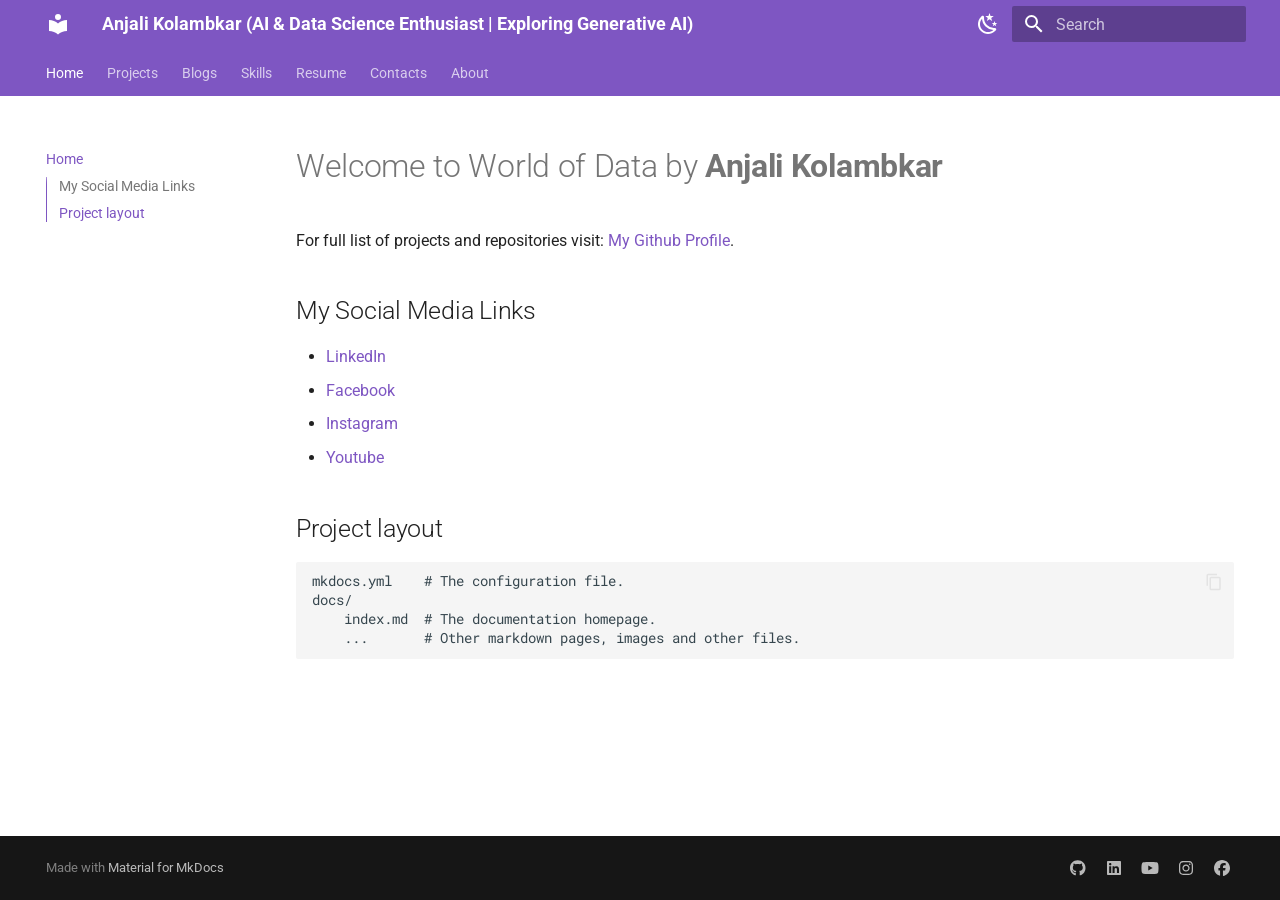
<file: index.html>
<!doctype html>
<html lang="en" class="no-js">
  <head>
    
      <meta charset="utf-8">
      <meta name="viewport" content="width=device-width,initial-scale=1">
      
        <meta name="description" content="A collection of my projects">
      
      
        <meta name="author" content="Anjali Kolambkar">
      
      
      
      
        <link rel="next" href="Projects/">
      
      
      <link rel="icon" href="assets/images/favicon.png">
      <meta name="generator" content="mkdocs-1.6.1, mkdocs-material-9.6.15">
    
    
      
        <title>Anjali Kolambkar (AI & Data Science Enthusiast | Exploring Generative AI)</title>
      
    
    
      <link rel="stylesheet" href="assets/stylesheets/main.342714a4.min.css">
      
        
        <link rel="stylesheet" href="assets/stylesheets/palette.06af60db.min.css">
      
      


    
    
      
    
    
      
        
        
        <link rel="preconnect" href="https://fonts.gstatic.com" crossorigin>
        <link rel="stylesheet" href="https://fonts.googleapis.com/css?family=Roboto:300,300i,400,400i,700,700i%7CRoboto+Mono:400,400i,700,700i&display=fallback">
        <style>:root{--md-text-font:"Roboto";--md-code-font:"Roboto Mono"}</style>
      
    
    
      <link rel="stylesheet" href="stylesheets/extra.css">
    
    <script>__md_scope=new URL(".",location),__md_hash=e=>[...e].reduce(((e,_)=>(e<<5)-e+_.charCodeAt(0)),0),__md_get=(e,_=localStorage,t=__md_scope)=>JSON.parse(_.getItem(t.pathname+"."+e)),__md_set=(e,_,t=localStorage,a=__md_scope)=>{try{t.setItem(a.pathname+"."+e,JSON.stringify(_))}catch(e){}}</script>
    
      

    
    
    
  </head>
  
  
    
    
      
    
    
    
    
    <body dir="ltr" data-md-color-scheme="default" data-md-color-primary="deep-purple" data-md-color-accent="cyan">
  
    
    <input class="md-toggle" data-md-toggle="drawer" type="checkbox" id="__drawer" autocomplete="off">
    <input class="md-toggle" data-md-toggle="search" type="checkbox" id="__search" autocomplete="off">
    <label class="md-overlay" for="__drawer"></label>
    <div data-md-component="skip">
      
        
        <a href="#welcome-to-world-of-data-by-anjali-kolambkar" class="md-skip">
          Skip to content
        </a>
      
    </div>
    <div data-md-component="announce">
      
    </div>
    
    
      

<header class="md-header" data-md-component="header">
  <nav class="md-header__inner md-grid" aria-label="Header">
    <a href="." title="Anjali Kolambkar (AI &amp; Data Science Enthusiast | Exploring Generative AI)" class="md-header__button md-logo" aria-label="Anjali Kolambkar (AI & Data Science Enthusiast | Exploring Generative AI)" data-md-component="logo">
      
  
  <svg xmlns="http://www.w3.org/2000/svg" viewBox="0 0 24 24"><path d="M12 8a3 3 0 0 0 3-3 3 3 0 0 0-3-3 3 3 0 0 0-3 3 3 3 0 0 0 3 3m0 3.54C9.64 9.35 6.5 8 3 8v11c3.5 0 6.64 1.35 9 3.54 2.36-2.19 5.5-3.54 9-3.54V8c-3.5 0-6.64 1.35-9 3.54"/></svg>

    </a>
    <label class="md-header__button md-icon" for="__drawer">
      
      <svg xmlns="http://www.w3.org/2000/svg" viewBox="0 0 24 24"><path d="M3 6h18v2H3zm0 5h18v2H3zm0 5h18v2H3z"/></svg>
    </label>
    <div class="md-header__title" data-md-component="header-title">
      <div class="md-header__ellipsis">
        <div class="md-header__topic">
          <span class="md-ellipsis">
            Anjali Kolambkar (AI & Data Science Enthusiast | Exploring Generative AI)
          </span>
        </div>
        <div class="md-header__topic" data-md-component="header-topic">
          <span class="md-ellipsis">
            
              Home
            
          </span>
        </div>
      </div>
    </div>
    
      
        <form class="md-header__option" data-md-component="palette">
  
    
    
    
    <input class="md-option" data-md-color-media="" data-md-color-scheme="default" data-md-color-primary="deep-purple" data-md-color-accent="cyan"  aria-label="Switch to dark mode"  type="radio" name="__palette" id="__palette_0">
    
      <label class="md-header__button md-icon" title="Switch to dark mode" for="__palette_1" hidden>
        <svg xmlns="http://www.w3.org/2000/svg" viewBox="0 0 24 24"><path d="m17.75 4.09-2.53 1.94.91 3.06-2.63-1.81-2.63 1.81.91-3.06-2.53-1.94L12.44 4l1.06-3 1.06 3zm3.5 6.91-1.64 1.25.59 1.98-1.7-1.17-1.7 1.17.59-1.98L15.75 11l2.06-.05L18.5 9l.69 1.95zm-2.28 4.95c.83-.08 1.72 1.1 1.19 1.85-.32.45-.66.87-1.08 1.27C15.17 23 8.84 23 4.94 19.07c-3.91-3.9-3.91-10.24 0-14.14.4-.4.82-.76 1.27-1.08.75-.53 1.93.36 1.85 1.19-.27 2.86.69 5.83 2.89 8.02a9.96 9.96 0 0 0 8.02 2.89m-1.64 2.02a12.08 12.08 0 0 1-7.8-3.47c-2.17-2.19-3.33-5-3.49-7.82-2.81 3.14-2.7 7.96.31 10.98 3.02 3.01 7.84 3.12 10.98.31"/></svg>
      </label>
    
  
    
    
    
    <input class="md-option" data-md-color-media="" data-md-color-scheme="slate" data-md-color-primary="neon-green" data-md-color-accent="pink"  aria-label="Switch to light mode"  type="radio" name="__palette" id="__palette_1">
    
      <label class="md-header__button md-icon" title="Switch to light mode" for="__palette_0" hidden>
        <svg xmlns="http://www.w3.org/2000/svg" viewBox="0 0 24 24"><path d="M12 7a5 5 0 0 1 5 5 5 5 0 0 1-5 5 5 5 0 0 1-5-5 5 5 0 0 1 5-5m0 2a3 3 0 0 0-3 3 3 3 0 0 0 3 3 3 3 0 0 0 3-3 3 3 0 0 0-3-3m0-7 2.39 3.42C13.65 5.15 12.84 5 12 5s-1.65.15-2.39.42zM3.34 7l4.16-.35A7.2 7.2 0 0 0 5.94 8.5c-.44.74-.69 1.5-.83 2.29zm.02 10 1.76-3.77a7.131 7.131 0 0 0 2.38 4.14zM20.65 7l-1.77 3.79a7.02 7.02 0 0 0-2.38-4.15zm-.01 10-4.14.36c.59-.51 1.12-1.14 1.54-1.86.42-.73.69-1.5.83-2.29zM12 22l-2.41-3.44c.74.27 1.55.44 2.41.44.82 0 1.63-.17 2.37-.44z"/></svg>
      </label>
    
  
</form>
      
    
    
      <script>var palette=__md_get("__palette");if(palette&&palette.color){if("(prefers-color-scheme)"===palette.color.media){var media=matchMedia("(prefers-color-scheme: light)"),input=document.querySelector(media.matches?"[data-md-color-media='(prefers-color-scheme: light)']":"[data-md-color-media='(prefers-color-scheme: dark)']");palette.color.media=input.getAttribute("data-md-color-media"),palette.color.scheme=input.getAttribute("data-md-color-scheme"),palette.color.primary=input.getAttribute("data-md-color-primary"),palette.color.accent=input.getAttribute("data-md-color-accent")}for(var[key,value]of Object.entries(palette.color))document.body.setAttribute("data-md-color-"+key,value)}</script>
    
    
    
      
      
        <label class="md-header__button md-icon" for="__search">
          
          <svg xmlns="http://www.w3.org/2000/svg" viewBox="0 0 24 24"><path d="M9.5 3A6.5 6.5 0 0 1 16 9.5c0 1.61-.59 3.09-1.56 4.23l.27.27h.79l5 5-1.5 1.5-5-5v-.79l-.27-.27A6.52 6.52 0 0 1 9.5 16 6.5 6.5 0 0 1 3 9.5 6.5 6.5 0 0 1 9.5 3m0 2C7 5 5 7 5 9.5S7 14 9.5 14 14 12 14 9.5 12 5 9.5 5"/></svg>
        </label>
        <div class="md-search" data-md-component="search" role="dialog">
  <label class="md-search__overlay" for="__search"></label>
  <div class="md-search__inner" role="search">
    <form class="md-search__form" name="search">
      <input type="text" class="md-search__input" name="query" aria-label="Search" placeholder="Search" autocapitalize="off" autocorrect="off" autocomplete="off" spellcheck="false" data-md-component="search-query" required>
      <label class="md-search__icon md-icon" for="__search">
        
        <svg xmlns="http://www.w3.org/2000/svg" viewBox="0 0 24 24"><path d="M9.5 3A6.5 6.5 0 0 1 16 9.5c0 1.61-.59 3.09-1.56 4.23l.27.27h.79l5 5-1.5 1.5-5-5v-.79l-.27-.27A6.52 6.52 0 0 1 9.5 16 6.5 6.5 0 0 1 3 9.5 6.5 6.5 0 0 1 9.5 3m0 2C7 5 5 7 5 9.5S7 14 9.5 14 14 12 14 9.5 12 5 9.5 5"/></svg>
        
        <svg xmlns="http://www.w3.org/2000/svg" viewBox="0 0 24 24"><path d="M20 11v2H8l5.5 5.5-1.42 1.42L4.16 12l7.92-7.92L13.5 5.5 8 11z"/></svg>
      </label>
      <nav class="md-search__options" aria-label="Search">
        
        <button type="reset" class="md-search__icon md-icon" title="Clear" aria-label="Clear" tabindex="-1">
          
          <svg xmlns="http://www.w3.org/2000/svg" viewBox="0 0 24 24"><path d="M19 6.41 17.59 5 12 10.59 6.41 5 5 6.41 10.59 12 5 17.59 6.41 19 12 13.41 17.59 19 19 17.59 13.41 12z"/></svg>
        </button>
      </nav>
      
        <div class="md-search__suggest" data-md-component="search-suggest"></div>
      
    </form>
    <div class="md-search__output">
      <div class="md-search__scrollwrap" tabindex="0" data-md-scrollfix>
        <div class="md-search-result" data-md-component="search-result">
          <div class="md-search-result__meta">
            Initializing search
          </div>
          <ol class="md-search-result__list" role="presentation"></ol>
        </div>
      </div>
    </div>
  </div>
</div>
      
    
    
  </nav>
  
</header>
    
    <div class="md-container" data-md-component="container">
      
      
        
          
            
<nav class="md-tabs" aria-label="Tabs" data-md-component="tabs">
  <div class="md-grid">
    <ul class="md-tabs__list">
      
        
  
  
  
    
  
  
    <li class="md-tabs__item md-tabs__item--active">
      <a href="." class="md-tabs__link">
        
  
  
    
  
  Home

      </a>
    </li>
  

      
        
  
  
  
  
    <li class="md-tabs__item">
      <a href="Projects/" class="md-tabs__link">
        
  
  
    
  
  Projects

      </a>
    </li>
  

      
        
  
  
  
  
    <li class="md-tabs__item">
      <a href="blogs/Blogs/" class="md-tabs__link">
        
  
  
    
  
  Blogs

      </a>
    </li>
  

      
        
  
  
  
  
    <li class="md-tabs__item">
      <a href="Skills/" class="md-tabs__link">
        
  
  
    
  
  Skills

      </a>
    </li>
  

      
        
  
  
  
  
    <li class="md-tabs__item">
      <a href="Resume/" class="md-tabs__link">
        
  
  
    
  
  Resume

      </a>
    </li>
  

      
        
  
  
  
  
    <li class="md-tabs__item">
      <a href="Contacts/" class="md-tabs__link">
        
  
  
    
  
  Contacts

      </a>
    </li>
  

      
        
  
  
  
  
    <li class="md-tabs__item">
      <a href="about/" class="md-tabs__link">
        
  
  
    
  
  About

      </a>
    </li>
  

      
    </ul>
  </div>
</nav>
          
        
      
      <main class="md-main" data-md-component="main">
        <div class="md-main__inner md-grid">
          
            
              
              <div class="md-sidebar md-sidebar--primary" data-md-component="sidebar" data-md-type="navigation" >
                <div class="md-sidebar__scrollwrap">
                  <div class="md-sidebar__inner">
                    


  


  

<nav class="md-nav md-nav--primary md-nav--lifted md-nav--integrated" aria-label="Navigation" data-md-level="0">
  <label class="md-nav__title" for="__drawer">
    <a href="." title="Anjali Kolambkar (AI &amp; Data Science Enthusiast | Exploring Generative AI)" class="md-nav__button md-logo" aria-label="Anjali Kolambkar (AI & Data Science Enthusiast | Exploring Generative AI)" data-md-component="logo">
      
  
  <svg xmlns="http://www.w3.org/2000/svg" viewBox="0 0 24 24"><path d="M12 8a3 3 0 0 0 3-3 3 3 0 0 0-3-3 3 3 0 0 0-3 3 3 3 0 0 0 3 3m0 3.54C9.64 9.35 6.5 8 3 8v11c3.5 0 6.64 1.35 9 3.54 2.36-2.19 5.5-3.54 9-3.54V8c-3.5 0-6.64 1.35-9 3.54"/></svg>

    </a>
    Anjali Kolambkar (AI & Data Science Enthusiast | Exploring Generative AI)
  </label>
  
  <ul class="md-nav__list" data-md-scrollfix>
    
      
      
  
  
    
  
  
  
    <li class="md-nav__item md-nav__item--active">
      
      <input class="md-nav__toggle md-toggle" type="checkbox" id="__toc">
      
      
        
      
      
        <label class="md-nav__link md-nav__link--active" for="__toc">
          
  
  
  <span class="md-ellipsis">
    Home
    
  </span>
  

          <span class="md-nav__icon md-icon"></span>
        </label>
      
      <a href="." class="md-nav__link md-nav__link--active">
        
  
  
  <span class="md-ellipsis">
    Home
    
  </span>
  

      </a>
      
        

<nav class="md-nav md-nav--secondary" aria-label="Table of contents">
  
  
  
    
  
  
    <label class="md-nav__title" for="__toc">
      <span class="md-nav__icon md-icon"></span>
      Table of contents
    </label>
    <ul class="md-nav__list" data-md-component="toc" data-md-scrollfix>
      
        <li class="md-nav__item">
  <a href="#my-social-media-links" class="md-nav__link">
    <span class="md-ellipsis">
      My Social Media Links
    </span>
  </a>
  
</li>
      
        <li class="md-nav__item">
  <a href="#project-layout" class="md-nav__link">
    <span class="md-ellipsis">
      Project layout
    </span>
  </a>
  
</li>
      
    </ul>
  
</nav>
      
    </li>
  

    
      
      
  
  
  
  
    <li class="md-nav__item">
      <a href="Projects/" class="md-nav__link">
        
  
  
  <span class="md-ellipsis">
    Projects
    
  </span>
  

      </a>
    </li>
  

    
      
      
  
  
  
  
    <li class="md-nav__item">
      <a href="blogs/Blogs/" class="md-nav__link">
        
  
  
  <span class="md-ellipsis">
    Blogs
    
  </span>
  

      </a>
    </li>
  

    
      
      
  
  
  
  
    <li class="md-nav__item">
      <a href="Skills/" class="md-nav__link">
        
  
  
  <span class="md-ellipsis">
    Skills
    
  </span>
  

      </a>
    </li>
  

    
      
      
  
  
  
  
    <li class="md-nav__item">
      <a href="Resume/" class="md-nav__link">
        
  
  
  <span class="md-ellipsis">
    Resume
    
  </span>
  

      </a>
    </li>
  

    
      
      
  
  
  
  
    <li class="md-nav__item">
      <a href="Contacts/" class="md-nav__link">
        
  
  
  <span class="md-ellipsis">
    Contacts
    
  </span>
  

      </a>
    </li>
  

    
      
      
  
  
  
  
    <li class="md-nav__item">
      <a href="about/" class="md-nav__link">
        
  
  
  <span class="md-ellipsis">
    About
    
  </span>
  

      </a>
    </li>
  

    
  </ul>
</nav>
                  </div>
                </div>
              </div>
            
            
          
          
            <div class="md-content" data-md-component="content">
              <article class="md-content__inner md-typeset">
                
                  



<h1 id="welcome-to-world-of-data-by-anjali-kolambkar">Welcome to World of Data by <strong>Anjali Kolambkar</strong><a class="headerlink" href="#welcome-to-world-of-data-by-anjali-kolambkar" title="Permanent link">&para;</a></h1>
<p>For full list of projects and repositories      visit: <a href="https://github.com/Anjali2718">My Github Profile</a>.</p>
<h2 id="my-social-media-links">My Social Media Links<a class="headerlink" href="#my-social-media-links" title="Permanent link">&para;</a></h2>
<ul>
<li><a href="https://www.linkedin.com/in/anjali-kolambkar-322018262">LinkedIn</a></li>
<li><a href="https://www.facebook.com/anjali.kolambkar.1">Facebook</a></li>
<li><a href="https://www.instagram.com/__anjali.k____">Instagram</a></li>
<li><a href="https://www.youtube.com/@MysticCodeCraft">Youtube</a></li>
</ul>
<h2 id="project-layout">Project layout<a class="headerlink" href="#project-layout" title="Permanent link">&para;</a></h2>
<div class="codehilite"><pre><span></span><code>mkdocs.yml    # The configuration file.
docs/
    index.md  # The documentation homepage.
    ...       # Other markdown pages, images and other files.
</code></pre></div>












                
              </article>
            </div>
          
          
  <script>var tabs=__md_get("__tabs");if(Array.isArray(tabs))e:for(var set of document.querySelectorAll(".tabbed-set")){var labels=set.querySelector(".tabbed-labels");for(var tab of tabs)for(var label of labels.getElementsByTagName("label"))if(label.innerText.trim()===tab){var input=document.getElementById(label.htmlFor);input.checked=!0;continue e}}</script>

<script>var target=document.getElementById(location.hash.slice(1));target&&target.name&&(target.checked=target.name.startsWith("__tabbed_"))</script>
        </div>
        
          <button type="button" class="md-top md-icon" data-md-component="top" hidden>
  
  <svg xmlns="http://www.w3.org/2000/svg" viewBox="0 0 24 24"><path d="M13 20h-2V8l-5.5 5.5-1.42-1.42L12 4.16l7.92 7.92-1.42 1.42L13 8z"/></svg>
  Back to top
</button>
        
      </main>
      
        <footer class="md-footer">
  
  <div class="md-footer-meta md-typeset">
    <div class="md-footer-meta__inner md-grid">
      <div class="md-copyright">
  
  
    Made with
    <a href="https://squidfunk.github.io/mkdocs-material/" target="_blank" rel="noopener">
      Material for MkDocs
    </a>
  
</div>
      
        <div class="md-social">
  
    
    
    
    
      
      
    
    <a href="https://github.com/yourusername" target="_blank" rel="noopener" title="github.com" class="md-social__link">
      <svg xmlns="http://www.w3.org/2000/svg" viewBox="0 0 496 512"><!--! Font Awesome Free 6.7.2 by @fontawesome - https://fontawesome.com License - https://fontawesome.com/license/free (Icons: CC BY 4.0, Fonts: SIL OFL 1.1, Code: MIT License) Copyright 2024 Fonticons, Inc.--><path d="M165.9 397.4c0 2-2.3 3.6-5.2 3.6-3.3.3-5.6-1.3-5.6-3.6 0-2 2.3-3.6 5.2-3.6 3-.3 5.6 1.3 5.6 3.6m-31.1-4.5c-.7 2 1.3 4.3 4.3 4.9 2.6 1 5.6 0 6.2-2s-1.3-4.3-4.3-5.2c-2.6-.7-5.5.3-6.2 2.3m44.2-1.7c-2.9.7-4.9 2.6-4.6 4.9.3 2 2.9 3.3 5.9 2.6 2.9-.7 4.9-2.6 4.6-4.6-.3-1.9-3-3.2-5.9-2.9M244.8 8C106.1 8 0 113.3 0 252c0 110.9 69.8 205.8 169.5 239.2 12.8 2.3 17.3-5.6 17.3-12.1 0-6.2-.3-40.4-.3-61.4 0 0-70 15-84.7-29.8 0 0-11.4-29.1-27.8-36.6 0 0-22.9-15.7 1.6-15.4 0 0 24.9 2 38.6 25.8 21.9 38.6 58.6 27.5 72.9 20.9 2.3-16 8.8-27.1 16-33.7-55.9-6.2-112.3-14.3-112.3-110.5 0-27.5 7.6-41.3 23.6-58.9-2.6-6.5-11.1-33.3 2.6-67.9 20.9-6.5 69 27 69 27 20-5.6 41.5-8.5 62.8-8.5s42.8 2.9 62.8 8.5c0 0 48.1-33.6 69-27 13.7 34.7 5.2 61.4 2.6 67.9 16 17.7 25.8 31.5 25.8 58.9 0 96.5-58.9 104.2-114.8 110.5 9.2 7.9 17 22.9 17 46.4 0 33.7-.3 75.4-.3 83.6 0 6.5 4.6 14.4 17.3 12.1C428.2 457.8 496 362.9 496 252 496 113.3 383.5 8 244.8 8M97.2 352.9c-1.3 1-1 3.3.7 5.2 1.6 1.6 3.9 2.3 5.2 1 1.3-1 1-3.3-.7-5.2-1.6-1.6-3.9-2.3-5.2-1m-10.8-8.1c-.7 1.3.3 2.9 2.3 3.9 1.6 1 3.6.7 4.3-.7.7-1.3-.3-2.9-2.3-3.9-2-.6-3.6-.3-4.3.7m32.4 35.6c-1.6 1.3-1 4.3 1.3 6.2 2.3 2.3 5.2 2.6 6.5 1 1.3-1.3.7-4.3-1.3-6.2-2.2-2.3-5.2-2.6-6.5-1m-11.4-14.7c-1.6 1-1.6 3.6 0 5.9s4.3 3.3 5.6 2.3c1.6-1.3 1.6-3.9 0-6.2-1.4-2.3-4-3.3-5.6-2"/></svg>
    </a>
  
    
    
    
    
      
      
    
    <a href="https://linkedin.com/in/yourusername" target="_blank" rel="noopener" title="linkedin.com" class="md-social__link">
      <svg xmlns="http://www.w3.org/2000/svg" viewBox="0 0 448 512"><!--! Font Awesome Free 6.7.2 by @fontawesome - https://fontawesome.com License - https://fontawesome.com/license/free (Icons: CC BY 4.0, Fonts: SIL OFL 1.1, Code: MIT License) Copyright 2024 Fonticons, Inc.--><path d="M416 32H31.9C14.3 32 0 46.5 0 64.3v383.4C0 465.5 14.3 480 31.9 480H416c17.6 0 32-14.5 32-32.3V64.3c0-17.8-14.4-32.3-32-32.3M135.4 416H69V202.2h66.5V416zm-33.2-243c-21.3 0-38.5-17.3-38.5-38.5S80.9 96 102.2 96c21.2 0 38.5 17.3 38.5 38.5 0 21.3-17.2 38.5-38.5 38.5m282.1 243h-66.4V312c0-24.8-.5-56.7-34.5-56.7-34.6 0-39.9 27-39.9 54.9V416h-66.4V202.2h63.7v29.2h.9c8.9-16.8 30.6-34.5 62.9-34.5 67.2 0 79.7 44.3 79.7 101.9z"/></svg>
    </a>
  
    
    
    
    
      
      
    
    <a href="https://youtube.com/@yourchannel" target="_blank" rel="noopener" title="youtube.com" class="md-social__link">
      <svg xmlns="http://www.w3.org/2000/svg" viewBox="0 0 576 512"><!--! Font Awesome Free 6.7.2 by @fontawesome - https://fontawesome.com License - https://fontawesome.com/license/free (Icons: CC BY 4.0, Fonts: SIL OFL 1.1, Code: MIT License) Copyright 2024 Fonticons, Inc.--><path d="M549.655 124.083c-6.281-23.65-24.787-42.276-48.284-48.597C458.781 64 288 64 288 64S117.22 64 74.629 75.486c-23.497 6.322-42.003 24.947-48.284 48.597-11.412 42.867-11.412 132.305-11.412 132.305s0 89.438 11.412 132.305c6.281 23.65 24.787 41.5 48.284 47.821C117.22 448 288 448 288 448s170.78 0 213.371-11.486c23.497-6.321 42.003-24.171 48.284-47.821 11.412-42.867 11.412-132.305 11.412-132.305s0-89.438-11.412-132.305m-317.51 213.508V175.185l142.739 81.205z"/></svg>
    </a>
  
    
    
    
    
      
      
    
    <a href="https://instagram.com/yourusername" target="_blank" rel="noopener" title="instagram.com" class="md-social__link">
      <svg xmlns="http://www.w3.org/2000/svg" viewBox="0 0 448 512"><!--! Font Awesome Free 6.7.2 by @fontawesome - https://fontawesome.com License - https://fontawesome.com/license/free (Icons: CC BY 4.0, Fonts: SIL OFL 1.1, Code: MIT License) Copyright 2024 Fonticons, Inc.--><path d="M224.1 141c-63.6 0-114.9 51.3-114.9 114.9s51.3 114.9 114.9 114.9S339 319.5 339 255.9 287.7 141 224.1 141m0 189.6c-41.1 0-74.7-33.5-74.7-74.7s33.5-74.7 74.7-74.7 74.7 33.5 74.7 74.7-33.6 74.7-74.7 74.7m146.4-194.3c0 14.9-12 26.8-26.8 26.8-14.9 0-26.8-12-26.8-26.8s12-26.8 26.8-26.8 26.8 12 26.8 26.8m76.1 27.2c-1.7-35.9-9.9-67.7-36.2-93.9-26.2-26.2-58-34.4-93.9-36.2-37-2.1-147.9-2.1-184.9 0-35.8 1.7-67.6 9.9-93.9 36.1s-34.4 58-36.2 93.9c-2.1 37-2.1 147.9 0 184.9 1.7 35.9 9.9 67.7 36.2 93.9s58 34.4 93.9 36.2c37 2.1 147.9 2.1 184.9 0 35.9-1.7 67.7-9.9 93.9-36.2 26.2-26.2 34.4-58 36.2-93.9 2.1-37 2.1-147.8 0-184.8M398.8 388c-7.8 19.6-22.9 34.7-42.6 42.6-29.5 11.7-99.5 9-132.1 9s-102.7 2.6-132.1-9c-19.6-7.8-34.7-22.9-42.6-42.6-11.7-29.5-9-99.5-9-132.1s-2.6-102.7 9-132.1c7.8-19.6 22.9-34.7 42.6-42.6 29.5-11.7 99.5-9 132.1-9s102.7-2.6 132.1 9c19.6 7.8 34.7 22.9 42.6 42.6 11.7 29.5 9 99.5 9 132.1s2.7 102.7-9 132.1"/></svg>
    </a>
  
    
    
    
    
      
      
    
    <a href="https://facebook.com/yourusername" target="_blank" rel="noopener" title="facebook.com" class="md-social__link">
      <svg xmlns="http://www.w3.org/2000/svg" viewBox="0 0 512 512"><!--! Font Awesome Free 6.7.2 by @fontawesome - https://fontawesome.com License - https://fontawesome.com/license/free (Icons: CC BY 4.0, Fonts: SIL OFL 1.1, Code: MIT License) Copyright 2024 Fonticons, Inc.--><path d="M512 256C512 114.6 397.4 0 256 0S0 114.6 0 256c0 120 82.7 220.8 194.2 248.5V334.2h-52.8V256h52.8v-33.7c0-87.1 39.4-127.5 125-127.5 16.2 0 44.2 3.2 55.7 6.4V172c-6-.6-16.5-1-29.6-1-42 0-58.2 15.9-58.2 57.2V256h83.6l-14.4 78.2H287v175.9C413.8 494.8 512 386.9 512 256"/></svg>
    </a>
  
</div>
      
    </div>
  </div>
</footer>
      
    </div>
    <div class="md-dialog" data-md-component="dialog">
      <div class="md-dialog__inner md-typeset"></div>
    </div>
    
    
    
      
      <script id="__config" type="application/json">{"base": ".", "features": ["navigation.tabs", "navigation.top", "content.code.copy", "content.code.annotate", "content.tabs.link", "toc.integrate", "search.highlight", "search.suggest"], "search": "assets/javascripts/workers/search.d50fe291.min.js", "tags": null, "translations": {"clipboard.copied": "Copied to clipboard", "clipboard.copy": "Copy to clipboard", "search.result.more.one": "1 more on this page", "search.result.more.other": "# more on this page", "search.result.none": "No matching documents", "search.result.one": "1 matching document", "search.result.other": "# matching documents", "search.result.placeholder": "Type to start searching", "search.result.term.missing": "Missing", "select.version": "Select version"}, "version": null}</script>
    
    
      <script src="assets/javascripts/bundle.56ea9cef.min.js"></script>
      
    
  </body>
</html>
</file>
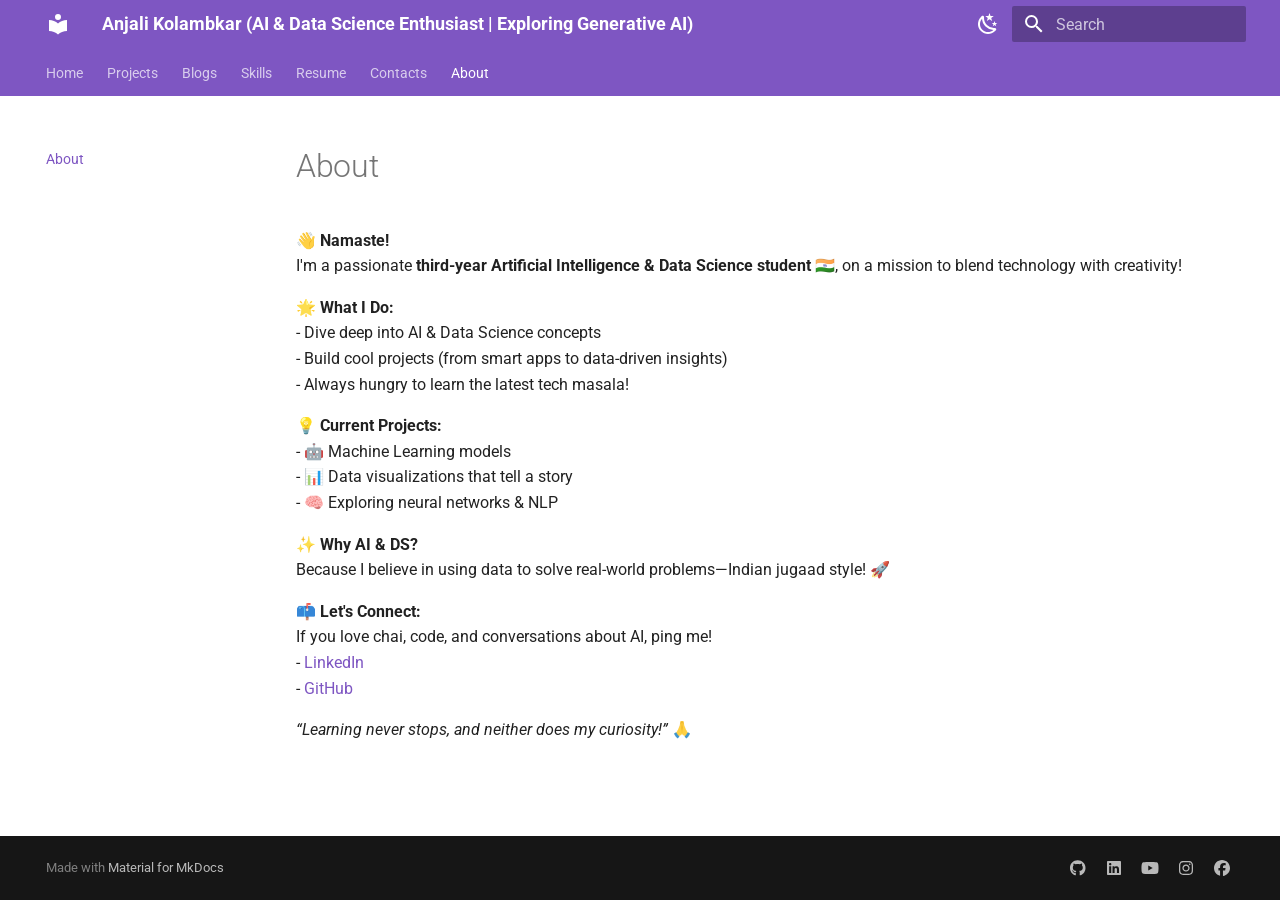
<file: about/index.html>
<!doctype html>
<html lang="en" class="no-js">
  <head>
    
      <meta charset="utf-8">
      <meta name="viewport" content="width=device-width,initial-scale=1">
      
        <meta name="description" content="A collection of my projects">
      
      
        <meta name="author" content="Anjali Kolambkar">
      
      
      
        <link rel="prev" href="../Contacts/">
      
      
      
      <link rel="icon" href="../assets/images/favicon.png">
      <meta name="generator" content="mkdocs-1.6.1, mkdocs-material-9.6.15">
    
    
      
        <title>About - Anjali Kolambkar (AI & Data Science Enthusiast | Exploring Generative AI)</title>
      
    
    
      <link rel="stylesheet" href="../assets/stylesheets/main.342714a4.min.css">
      
        
        <link rel="stylesheet" href="../assets/stylesheets/palette.06af60db.min.css">
      
      


    
    
      
    
    
      
        
        
        <link rel="preconnect" href="https://fonts.gstatic.com" crossorigin>
        <link rel="stylesheet" href="https://fonts.googleapis.com/css?family=Roboto:300,300i,400,400i,700,700i%7CRoboto+Mono:400,400i,700,700i&display=fallback">
        <style>:root{--md-text-font:"Roboto";--md-code-font:"Roboto Mono"}</style>
      
    
    
      <link rel="stylesheet" href="../stylesheets/extra.css">
    
    <script>__md_scope=new URL("..",location),__md_hash=e=>[...e].reduce(((e,_)=>(e<<5)-e+_.charCodeAt(0)),0),__md_get=(e,_=localStorage,t=__md_scope)=>JSON.parse(_.getItem(t.pathname+"."+e)),__md_set=(e,_,t=localStorage,a=__md_scope)=>{try{t.setItem(a.pathname+"."+e,JSON.stringify(_))}catch(e){}}</script>
    
      

    
    
    
  </head>
  
  
    
    
      
    
    
    
    
    <body dir="ltr" data-md-color-scheme="default" data-md-color-primary="deep-purple" data-md-color-accent="cyan">
  
    
    <input class="md-toggle" data-md-toggle="drawer" type="checkbox" id="__drawer" autocomplete="off">
    <input class="md-toggle" data-md-toggle="search" type="checkbox" id="__search" autocomplete="off">
    <label class="md-overlay" for="__drawer"></label>
    <div data-md-component="skip">
      
    </div>
    <div data-md-component="announce">
      
    </div>
    
    
      

<header class="md-header" data-md-component="header">
  <nav class="md-header__inner md-grid" aria-label="Header">
    <a href=".." title="Anjali Kolambkar (AI &amp; Data Science Enthusiast | Exploring Generative AI)" class="md-header__button md-logo" aria-label="Anjali Kolambkar (AI & Data Science Enthusiast | Exploring Generative AI)" data-md-component="logo">
      
  
  <svg xmlns="http://www.w3.org/2000/svg" viewBox="0 0 24 24"><path d="M12 8a3 3 0 0 0 3-3 3 3 0 0 0-3-3 3 3 0 0 0-3 3 3 3 0 0 0 3 3m0 3.54C9.64 9.35 6.5 8 3 8v11c3.5 0 6.64 1.35 9 3.54 2.36-2.19 5.5-3.54 9-3.54V8c-3.5 0-6.64 1.35-9 3.54"/></svg>

    </a>
    <label class="md-header__button md-icon" for="__drawer">
      
      <svg xmlns="http://www.w3.org/2000/svg" viewBox="0 0 24 24"><path d="M3 6h18v2H3zm0 5h18v2H3zm0 5h18v2H3z"/></svg>
    </label>
    <div class="md-header__title" data-md-component="header-title">
      <div class="md-header__ellipsis">
        <div class="md-header__topic">
          <span class="md-ellipsis">
            Anjali Kolambkar (AI & Data Science Enthusiast | Exploring Generative AI)
          </span>
        </div>
        <div class="md-header__topic" data-md-component="header-topic">
          <span class="md-ellipsis">
            
              About
            
          </span>
        </div>
      </div>
    </div>
    
      
        <form class="md-header__option" data-md-component="palette">
  
    
    
    
    <input class="md-option" data-md-color-media="" data-md-color-scheme="default" data-md-color-primary="deep-purple" data-md-color-accent="cyan"  aria-label="Switch to dark mode"  type="radio" name="__palette" id="__palette_0">
    
      <label class="md-header__button md-icon" title="Switch to dark mode" for="__palette_1" hidden>
        <svg xmlns="http://www.w3.org/2000/svg" viewBox="0 0 24 24"><path d="m17.75 4.09-2.53 1.94.91 3.06-2.63-1.81-2.63 1.81.91-3.06-2.53-1.94L12.44 4l1.06-3 1.06 3zm3.5 6.91-1.64 1.25.59 1.98-1.7-1.17-1.7 1.17.59-1.98L15.75 11l2.06-.05L18.5 9l.69 1.95zm-2.28 4.95c.83-.08 1.72 1.1 1.19 1.85-.32.45-.66.87-1.08 1.27C15.17 23 8.84 23 4.94 19.07c-3.91-3.9-3.91-10.24 0-14.14.4-.4.82-.76 1.27-1.08.75-.53 1.93.36 1.85 1.19-.27 2.86.69 5.83 2.89 8.02a9.96 9.96 0 0 0 8.02 2.89m-1.64 2.02a12.08 12.08 0 0 1-7.8-3.47c-2.17-2.19-3.33-5-3.49-7.82-2.81 3.14-2.7 7.96.31 10.98 3.02 3.01 7.84 3.12 10.98.31"/></svg>
      </label>
    
  
    
    
    
    <input class="md-option" data-md-color-media="" data-md-color-scheme="slate" data-md-color-primary="neon-green" data-md-color-accent="pink"  aria-label="Switch to light mode"  type="radio" name="__palette" id="__palette_1">
    
      <label class="md-header__button md-icon" title="Switch to light mode" for="__palette_0" hidden>
        <svg xmlns="http://www.w3.org/2000/svg" viewBox="0 0 24 24"><path d="M12 7a5 5 0 0 1 5 5 5 5 0 0 1-5 5 5 5 0 0 1-5-5 5 5 0 0 1 5-5m0 2a3 3 0 0 0-3 3 3 3 0 0 0 3 3 3 3 0 0 0 3-3 3 3 0 0 0-3-3m0-7 2.39 3.42C13.65 5.15 12.84 5 12 5s-1.65.15-2.39.42zM3.34 7l4.16-.35A7.2 7.2 0 0 0 5.94 8.5c-.44.74-.69 1.5-.83 2.29zm.02 10 1.76-3.77a7.131 7.131 0 0 0 2.38 4.14zM20.65 7l-1.77 3.79a7.02 7.02 0 0 0-2.38-4.15zm-.01 10-4.14.36c.59-.51 1.12-1.14 1.54-1.86.42-.73.69-1.5.83-2.29zM12 22l-2.41-3.44c.74.27 1.55.44 2.41.44.82 0 1.63-.17 2.37-.44z"/></svg>
      </label>
    
  
</form>
      
    
    
      <script>var palette=__md_get("__palette");if(palette&&palette.color){if("(prefers-color-scheme)"===palette.color.media){var media=matchMedia("(prefers-color-scheme: light)"),input=document.querySelector(media.matches?"[data-md-color-media='(prefers-color-scheme: light)']":"[data-md-color-media='(prefers-color-scheme: dark)']");palette.color.media=input.getAttribute("data-md-color-media"),palette.color.scheme=input.getAttribute("data-md-color-scheme"),palette.color.primary=input.getAttribute("data-md-color-primary"),palette.color.accent=input.getAttribute("data-md-color-accent")}for(var[key,value]of Object.entries(palette.color))document.body.setAttribute("data-md-color-"+key,value)}</script>
    
    
    
      
      
        <label class="md-header__button md-icon" for="__search">
          
          <svg xmlns="http://www.w3.org/2000/svg" viewBox="0 0 24 24"><path d="M9.5 3A6.5 6.5 0 0 1 16 9.5c0 1.61-.59 3.09-1.56 4.23l.27.27h.79l5 5-1.5 1.5-5-5v-.79l-.27-.27A6.52 6.52 0 0 1 9.5 16 6.5 6.5 0 0 1 3 9.5 6.5 6.5 0 0 1 9.5 3m0 2C7 5 5 7 5 9.5S7 14 9.5 14 14 12 14 9.5 12 5 9.5 5"/></svg>
        </label>
        <div class="md-search" data-md-component="search" role="dialog">
  <label class="md-search__overlay" for="__search"></label>
  <div class="md-search__inner" role="search">
    <form class="md-search__form" name="search">
      <input type="text" class="md-search__input" name="query" aria-label="Search" placeholder="Search" autocapitalize="off" autocorrect="off" autocomplete="off" spellcheck="false" data-md-component="search-query" required>
      <label class="md-search__icon md-icon" for="__search">
        
        <svg xmlns="http://www.w3.org/2000/svg" viewBox="0 0 24 24"><path d="M9.5 3A6.5 6.5 0 0 1 16 9.5c0 1.61-.59 3.09-1.56 4.23l.27.27h.79l5 5-1.5 1.5-5-5v-.79l-.27-.27A6.52 6.52 0 0 1 9.5 16 6.5 6.5 0 0 1 3 9.5 6.5 6.5 0 0 1 9.5 3m0 2C7 5 5 7 5 9.5S7 14 9.5 14 14 12 14 9.5 12 5 9.5 5"/></svg>
        
        <svg xmlns="http://www.w3.org/2000/svg" viewBox="0 0 24 24"><path d="M20 11v2H8l5.5 5.5-1.42 1.42L4.16 12l7.92-7.92L13.5 5.5 8 11z"/></svg>
      </label>
      <nav class="md-search__options" aria-label="Search">
        
        <button type="reset" class="md-search__icon md-icon" title="Clear" aria-label="Clear" tabindex="-1">
          
          <svg xmlns="http://www.w3.org/2000/svg" viewBox="0 0 24 24"><path d="M19 6.41 17.59 5 12 10.59 6.41 5 5 6.41 10.59 12 5 17.59 6.41 19 12 13.41 17.59 19 19 17.59 13.41 12z"/></svg>
        </button>
      </nav>
      
        <div class="md-search__suggest" data-md-component="search-suggest"></div>
      
    </form>
    <div class="md-search__output">
      <div class="md-search__scrollwrap" tabindex="0" data-md-scrollfix>
        <div class="md-search-result" data-md-component="search-result">
          <div class="md-search-result__meta">
            Initializing search
          </div>
          <ol class="md-search-result__list" role="presentation"></ol>
        </div>
      </div>
    </div>
  </div>
</div>
      
    
    
  </nav>
  
</header>
    
    <div class="md-container" data-md-component="container">
      
      
        
          
            
<nav class="md-tabs" aria-label="Tabs" data-md-component="tabs">
  <div class="md-grid">
    <ul class="md-tabs__list">
      
        
  
  
  
  
    <li class="md-tabs__item">
      <a href=".." class="md-tabs__link">
        
  
  
    
  
  Home

      </a>
    </li>
  

      
        
  
  
  
  
    <li class="md-tabs__item">
      <a href="../Projects/" class="md-tabs__link">
        
  
  
    
  
  Projects

      </a>
    </li>
  

      
        
  
  
  
  
    <li class="md-tabs__item">
      <a href="../blogs/Blogs/" class="md-tabs__link">
        
  
  
    
  
  Blogs

      </a>
    </li>
  

      
        
  
  
  
  
    <li class="md-tabs__item">
      <a href="../Skills/" class="md-tabs__link">
        
  
  
    
  
  Skills

      </a>
    </li>
  

      
        
  
  
  
  
    <li class="md-tabs__item">
      <a href="../Resume/" class="md-tabs__link">
        
  
  
    
  
  Resume

      </a>
    </li>
  

      
        
  
  
  
  
    <li class="md-tabs__item">
      <a href="../Contacts/" class="md-tabs__link">
        
  
  
    
  
  Contacts

      </a>
    </li>
  

      
        
  
  
  
    
  
  
    <li class="md-tabs__item md-tabs__item--active">
      <a href="./" class="md-tabs__link">
        
  
  
    
  
  About

      </a>
    </li>
  

      
    </ul>
  </div>
</nav>
          
        
      
      <main class="md-main" data-md-component="main">
        <div class="md-main__inner md-grid">
          
            
              
              <div class="md-sidebar md-sidebar--primary" data-md-component="sidebar" data-md-type="navigation" >
                <div class="md-sidebar__scrollwrap">
                  <div class="md-sidebar__inner">
                    


  


  

<nav class="md-nav md-nav--primary md-nav--lifted md-nav--integrated" aria-label="Navigation" data-md-level="0">
  <label class="md-nav__title" for="__drawer">
    <a href=".." title="Anjali Kolambkar (AI &amp; Data Science Enthusiast | Exploring Generative AI)" class="md-nav__button md-logo" aria-label="Anjali Kolambkar (AI & Data Science Enthusiast | Exploring Generative AI)" data-md-component="logo">
      
  
  <svg xmlns="http://www.w3.org/2000/svg" viewBox="0 0 24 24"><path d="M12 8a3 3 0 0 0 3-3 3 3 0 0 0-3-3 3 3 0 0 0-3 3 3 3 0 0 0 3 3m0 3.54C9.64 9.35 6.5 8 3 8v11c3.5 0 6.64 1.35 9 3.54 2.36-2.19 5.5-3.54 9-3.54V8c-3.5 0-6.64 1.35-9 3.54"/></svg>

    </a>
    Anjali Kolambkar (AI & Data Science Enthusiast | Exploring Generative AI)
  </label>
  
  <ul class="md-nav__list" data-md-scrollfix>
    
      
      
  
  
  
  
    <li class="md-nav__item">
      <a href=".." class="md-nav__link">
        
  
  
  <span class="md-ellipsis">
    Home
    
  </span>
  

      </a>
    </li>
  

    
      
      
  
  
  
  
    <li class="md-nav__item">
      <a href="../Projects/" class="md-nav__link">
        
  
  
  <span class="md-ellipsis">
    Projects
    
  </span>
  

      </a>
    </li>
  

    
      
      
  
  
  
  
    <li class="md-nav__item">
      <a href="../blogs/Blogs/" class="md-nav__link">
        
  
  
  <span class="md-ellipsis">
    Blogs
    
  </span>
  

      </a>
    </li>
  

    
      
      
  
  
  
  
    <li class="md-nav__item">
      <a href="../Skills/" class="md-nav__link">
        
  
  
  <span class="md-ellipsis">
    Skills
    
  </span>
  

      </a>
    </li>
  

    
      
      
  
  
  
  
    <li class="md-nav__item">
      <a href="../Resume/" class="md-nav__link">
        
  
  
  <span class="md-ellipsis">
    Resume
    
  </span>
  

      </a>
    </li>
  

    
      
      
  
  
  
  
    <li class="md-nav__item">
      <a href="../Contacts/" class="md-nav__link">
        
  
  
  <span class="md-ellipsis">
    Contacts
    
  </span>
  

      </a>
    </li>
  

    
      
      
  
  
    
  
  
  
    <li class="md-nav__item md-nav__item--active">
      
      <input class="md-nav__toggle md-toggle" type="checkbox" id="__toc">
      
      
      
      <a href="./" class="md-nav__link md-nav__link--active">
        
  
  
  <span class="md-ellipsis">
    About
    
  </span>
  

      </a>
      
    </li>
  

    
  </ul>
</nav>
                  </div>
                </div>
              </div>
            
            
          
          
            <div class="md-content" data-md-component="content">
              <article class="md-content__inner md-typeset">
                
                  



  <h1>About</h1>

<p>👋 <strong>Namaste!</strong><br />
I'm a passionate <strong>third-year Artificial Intelligence &amp; Data Science student</strong> 🇮🇳, on a mission to blend technology with creativity!</p>
<p>🌟 <strong>What I Do:</strong><br />
- Dive deep into AI &amp; Data Science concepts<br />
- Build cool projects (from smart apps to data-driven insights)<br />
- Always hungry to learn the latest tech masala!</p>
<p>💡 <strong>Current Projects:</strong><br />
- 🤖 Machine Learning models<br />
- 📊 Data visualizations that tell a story<br />
- 🧠 Exploring neural networks &amp; NLP</p>
<p>✨ <strong>Why AI &amp; DS?</strong><br />
Because I believe in using data to solve real-world problems—Indian jugaad style! 🚀</p>
<p>📫 <strong>Let's Connect:</strong><br />
If you love chai, code, and conversations about AI, ping me!<br />
- <a href="#">LinkedIn</a><br />
- <a href="#">GitHub</a></p>
<p><em>“Learning never stops, and neither does my curiosity!”</em> 🙏</p>












                
              </article>
            </div>
          
          
  <script>var tabs=__md_get("__tabs");if(Array.isArray(tabs))e:for(var set of document.querySelectorAll(".tabbed-set")){var labels=set.querySelector(".tabbed-labels");for(var tab of tabs)for(var label of labels.getElementsByTagName("label"))if(label.innerText.trim()===tab){var input=document.getElementById(label.htmlFor);input.checked=!0;continue e}}</script>

<script>var target=document.getElementById(location.hash.slice(1));target&&target.name&&(target.checked=target.name.startsWith("__tabbed_"))</script>
        </div>
        
          <button type="button" class="md-top md-icon" data-md-component="top" hidden>
  
  <svg xmlns="http://www.w3.org/2000/svg" viewBox="0 0 24 24"><path d="M13 20h-2V8l-5.5 5.5-1.42-1.42L12 4.16l7.92 7.92-1.42 1.42L13 8z"/></svg>
  Back to top
</button>
        
      </main>
      
        <footer class="md-footer">
  
  <div class="md-footer-meta md-typeset">
    <div class="md-footer-meta__inner md-grid">
      <div class="md-copyright">
  
  
    Made with
    <a href="https://squidfunk.github.io/mkdocs-material/" target="_blank" rel="noopener">
      Material for MkDocs
    </a>
  
</div>
      
        <div class="md-social">
  
    
    
    
    
      
      
    
    <a href="https://github.com/yourusername" target="_blank" rel="noopener" title="github.com" class="md-social__link">
      <svg xmlns="http://www.w3.org/2000/svg" viewBox="0 0 496 512"><!--! Font Awesome Free 6.7.2 by @fontawesome - https://fontawesome.com License - https://fontawesome.com/license/free (Icons: CC BY 4.0, Fonts: SIL OFL 1.1, Code: MIT License) Copyright 2024 Fonticons, Inc.--><path d="M165.9 397.4c0 2-2.3 3.6-5.2 3.6-3.3.3-5.6-1.3-5.6-3.6 0-2 2.3-3.6 5.2-3.6 3-.3 5.6 1.3 5.6 3.6m-31.1-4.5c-.7 2 1.3 4.3 4.3 4.9 2.6 1 5.6 0 6.2-2s-1.3-4.3-4.3-5.2c-2.6-.7-5.5.3-6.2 2.3m44.2-1.7c-2.9.7-4.9 2.6-4.6 4.9.3 2 2.9 3.3 5.9 2.6 2.9-.7 4.9-2.6 4.6-4.6-.3-1.9-3-3.2-5.9-2.9M244.8 8C106.1 8 0 113.3 0 252c0 110.9 69.8 205.8 169.5 239.2 12.8 2.3 17.3-5.6 17.3-12.1 0-6.2-.3-40.4-.3-61.4 0 0-70 15-84.7-29.8 0 0-11.4-29.1-27.8-36.6 0 0-22.9-15.7 1.6-15.4 0 0 24.9 2 38.6 25.8 21.9 38.6 58.6 27.5 72.9 20.9 2.3-16 8.8-27.1 16-33.7-55.9-6.2-112.3-14.3-112.3-110.5 0-27.5 7.6-41.3 23.6-58.9-2.6-6.5-11.1-33.3 2.6-67.9 20.9-6.5 69 27 69 27 20-5.6 41.5-8.5 62.8-8.5s42.8 2.9 62.8 8.5c0 0 48.1-33.6 69-27 13.7 34.7 5.2 61.4 2.6 67.9 16 17.7 25.8 31.5 25.8 58.9 0 96.5-58.9 104.2-114.8 110.5 9.2 7.9 17 22.9 17 46.4 0 33.7-.3 75.4-.3 83.6 0 6.5 4.6 14.4 17.3 12.1C428.2 457.8 496 362.9 496 252 496 113.3 383.5 8 244.8 8M97.2 352.9c-1.3 1-1 3.3.7 5.2 1.6 1.6 3.9 2.3 5.2 1 1.3-1 1-3.3-.7-5.2-1.6-1.6-3.9-2.3-5.2-1m-10.8-8.1c-.7 1.3.3 2.9 2.3 3.9 1.6 1 3.6.7 4.3-.7.7-1.3-.3-2.9-2.3-3.9-2-.6-3.6-.3-4.3.7m32.4 35.6c-1.6 1.3-1 4.3 1.3 6.2 2.3 2.3 5.2 2.6 6.5 1 1.3-1.3.7-4.3-1.3-6.2-2.2-2.3-5.2-2.6-6.5-1m-11.4-14.7c-1.6 1-1.6 3.6 0 5.9s4.3 3.3 5.6 2.3c1.6-1.3 1.6-3.9 0-6.2-1.4-2.3-4-3.3-5.6-2"/></svg>
    </a>
  
    
    
    
    
      
      
    
    <a href="https://linkedin.com/in/yourusername" target="_blank" rel="noopener" title="linkedin.com" class="md-social__link">
      <svg xmlns="http://www.w3.org/2000/svg" viewBox="0 0 448 512"><!--! Font Awesome Free 6.7.2 by @fontawesome - https://fontawesome.com License - https://fontawesome.com/license/free (Icons: CC BY 4.0, Fonts: SIL OFL 1.1, Code: MIT License) Copyright 2024 Fonticons, Inc.--><path d="M416 32H31.9C14.3 32 0 46.5 0 64.3v383.4C0 465.5 14.3 480 31.9 480H416c17.6 0 32-14.5 32-32.3V64.3c0-17.8-14.4-32.3-32-32.3M135.4 416H69V202.2h66.5V416zm-33.2-243c-21.3 0-38.5-17.3-38.5-38.5S80.9 96 102.2 96c21.2 0 38.5 17.3 38.5 38.5 0 21.3-17.2 38.5-38.5 38.5m282.1 243h-66.4V312c0-24.8-.5-56.7-34.5-56.7-34.6 0-39.9 27-39.9 54.9V416h-66.4V202.2h63.7v29.2h.9c8.9-16.8 30.6-34.5 62.9-34.5 67.2 0 79.7 44.3 79.7 101.9z"/></svg>
    </a>
  
    
    
    
    
      
      
    
    <a href="https://youtube.com/@yourchannel" target="_blank" rel="noopener" title="youtube.com" class="md-social__link">
      <svg xmlns="http://www.w3.org/2000/svg" viewBox="0 0 576 512"><!--! Font Awesome Free 6.7.2 by @fontawesome - https://fontawesome.com License - https://fontawesome.com/license/free (Icons: CC BY 4.0, Fonts: SIL OFL 1.1, Code: MIT License) Copyright 2024 Fonticons, Inc.--><path d="M549.655 124.083c-6.281-23.65-24.787-42.276-48.284-48.597C458.781 64 288 64 288 64S117.22 64 74.629 75.486c-23.497 6.322-42.003 24.947-48.284 48.597-11.412 42.867-11.412 132.305-11.412 132.305s0 89.438 11.412 132.305c6.281 23.65 24.787 41.5 48.284 47.821C117.22 448 288 448 288 448s170.78 0 213.371-11.486c23.497-6.321 42.003-24.171 48.284-47.821 11.412-42.867 11.412-132.305 11.412-132.305s0-89.438-11.412-132.305m-317.51 213.508V175.185l142.739 81.205z"/></svg>
    </a>
  
    
    
    
    
      
      
    
    <a href="https://instagram.com/yourusername" target="_blank" rel="noopener" title="instagram.com" class="md-social__link">
      <svg xmlns="http://www.w3.org/2000/svg" viewBox="0 0 448 512"><!--! Font Awesome Free 6.7.2 by @fontawesome - https://fontawesome.com License - https://fontawesome.com/license/free (Icons: CC BY 4.0, Fonts: SIL OFL 1.1, Code: MIT License) Copyright 2024 Fonticons, Inc.--><path d="M224.1 141c-63.6 0-114.9 51.3-114.9 114.9s51.3 114.9 114.9 114.9S339 319.5 339 255.9 287.7 141 224.1 141m0 189.6c-41.1 0-74.7-33.5-74.7-74.7s33.5-74.7 74.7-74.7 74.7 33.5 74.7 74.7-33.6 74.7-74.7 74.7m146.4-194.3c0 14.9-12 26.8-26.8 26.8-14.9 0-26.8-12-26.8-26.8s12-26.8 26.8-26.8 26.8 12 26.8 26.8m76.1 27.2c-1.7-35.9-9.9-67.7-36.2-93.9-26.2-26.2-58-34.4-93.9-36.2-37-2.1-147.9-2.1-184.9 0-35.8 1.7-67.6 9.9-93.9 36.1s-34.4 58-36.2 93.9c-2.1 37-2.1 147.9 0 184.9 1.7 35.9 9.9 67.7 36.2 93.9s58 34.4 93.9 36.2c37 2.1 147.9 2.1 184.9 0 35.9-1.7 67.7-9.9 93.9-36.2 26.2-26.2 34.4-58 36.2-93.9 2.1-37 2.1-147.8 0-184.8M398.8 388c-7.8 19.6-22.9 34.7-42.6 42.6-29.5 11.7-99.5 9-132.1 9s-102.7 2.6-132.1-9c-19.6-7.8-34.7-22.9-42.6-42.6-11.7-29.5-9-99.5-9-132.1s-2.6-102.7 9-132.1c7.8-19.6 22.9-34.7 42.6-42.6 29.5-11.7 99.5-9 132.1-9s102.7-2.6 132.1 9c19.6 7.8 34.7 22.9 42.6 42.6 11.7 29.5 9 99.5 9 132.1s2.7 102.7-9 132.1"/></svg>
    </a>
  
    
    
    
    
      
      
    
    <a href="https://facebook.com/yourusername" target="_blank" rel="noopener" title="facebook.com" class="md-social__link">
      <svg xmlns="http://www.w3.org/2000/svg" viewBox="0 0 512 512"><!--! Font Awesome Free 6.7.2 by @fontawesome - https://fontawesome.com License - https://fontawesome.com/license/free (Icons: CC BY 4.0, Fonts: SIL OFL 1.1, Code: MIT License) Copyright 2024 Fonticons, Inc.--><path d="M512 256C512 114.6 397.4 0 256 0S0 114.6 0 256c0 120 82.7 220.8 194.2 248.5V334.2h-52.8V256h52.8v-33.7c0-87.1 39.4-127.5 125-127.5 16.2 0 44.2 3.2 55.7 6.4V172c-6-.6-16.5-1-29.6-1-42 0-58.2 15.9-58.2 57.2V256h83.6l-14.4 78.2H287v175.9C413.8 494.8 512 386.9 512 256"/></svg>
    </a>
  
</div>
      
    </div>
  </div>
</footer>
      
    </div>
    <div class="md-dialog" data-md-component="dialog">
      <div class="md-dialog__inner md-typeset"></div>
    </div>
    
    
    
      
      <script id="__config" type="application/json">{"base": "..", "features": ["navigation.tabs", "navigation.top", "content.code.copy", "content.code.annotate", "content.tabs.link", "toc.integrate", "search.highlight", "search.suggest"], "search": "../assets/javascripts/workers/search.d50fe291.min.js", "tags": null, "translations": {"clipboard.copied": "Copied to clipboard", "clipboard.copy": "Copy to clipboard", "search.result.more.one": "1 more on this page", "search.result.more.other": "# more on this page", "search.result.none": "No matching documents", "search.result.one": "1 matching document", "search.result.other": "# matching documents", "search.result.placeholder": "Type to start searching", "search.result.term.missing": "Missing", "select.version": "Select version"}, "version": null}</script>
    
    
      <script src="../assets/javascripts/bundle.56ea9cef.min.js"></script>
      
    
  </body>
</html>
</file>
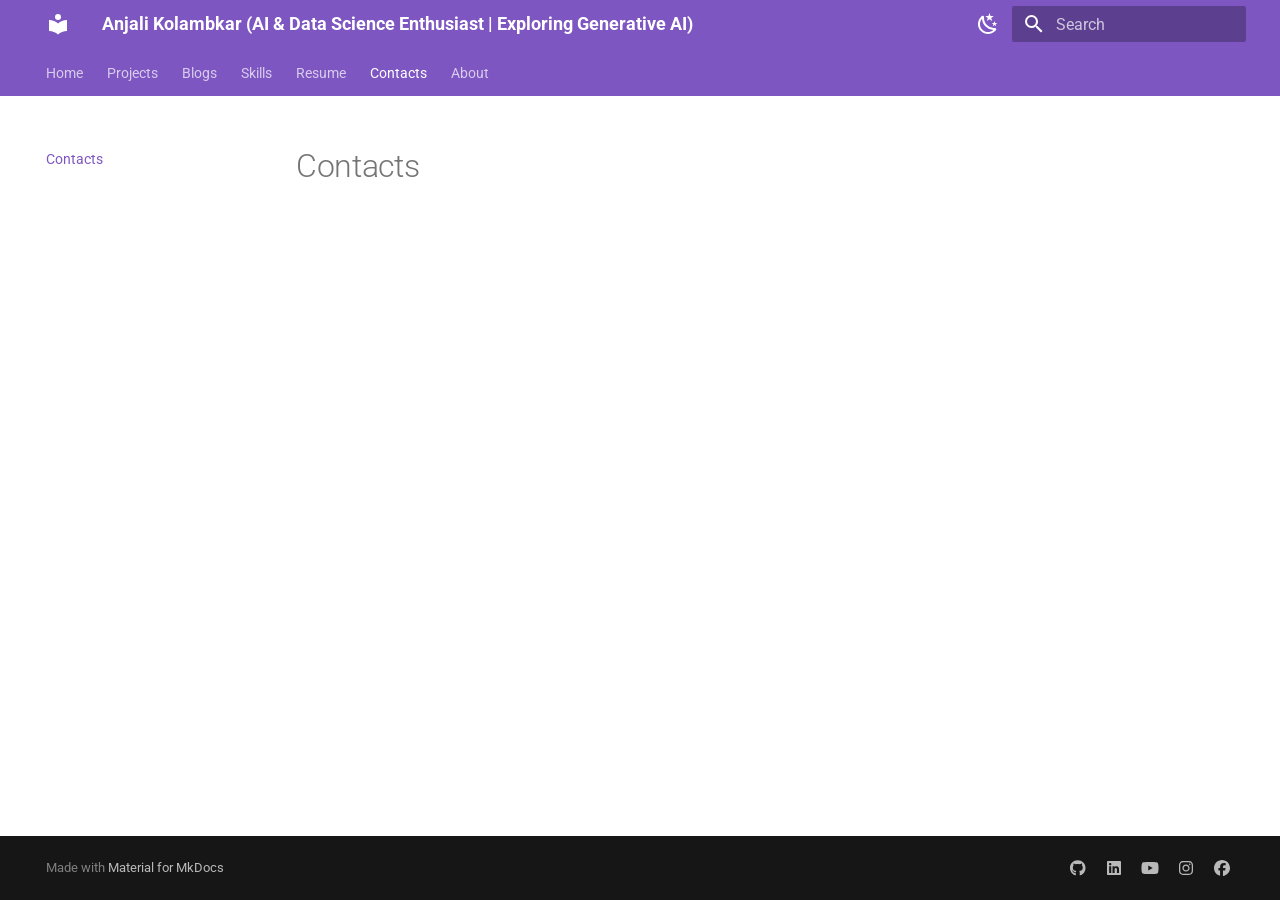
<file: Contacts/index.html>
<!doctype html>
<html lang="en" class="no-js">
  <head>
    
      <meta charset="utf-8">
      <meta name="viewport" content="width=device-width,initial-scale=1">
      
        <meta name="description" content="A collection of my projects">
      
      
        <meta name="author" content="Anjali Kolambkar">
      
      
      
        <link rel="prev" href="../Resume/">
      
      
        <link rel="next" href="../about/">
      
      
      <link rel="icon" href="../assets/images/favicon.png">
      <meta name="generator" content="mkdocs-1.6.1, mkdocs-material-9.6.15">
    
    
      
        <title>Contacts - Anjali Kolambkar (AI & Data Science Enthusiast | Exploring Generative AI)</title>
      
    
    
      <link rel="stylesheet" href="../assets/stylesheets/main.342714a4.min.css">
      
        
        <link rel="stylesheet" href="../assets/stylesheets/palette.06af60db.min.css">
      
      


    
    
      
    
    
      
        
        
        <link rel="preconnect" href="https://fonts.gstatic.com" crossorigin>
        <link rel="stylesheet" href="https://fonts.googleapis.com/css?family=Roboto:300,300i,400,400i,700,700i%7CRoboto+Mono:400,400i,700,700i&display=fallback">
        <style>:root{--md-text-font:"Roboto";--md-code-font:"Roboto Mono"}</style>
      
    
    
      <link rel="stylesheet" href="../stylesheets/extra.css">
    
    <script>__md_scope=new URL("..",location),__md_hash=e=>[...e].reduce(((e,_)=>(e<<5)-e+_.charCodeAt(0)),0),__md_get=(e,_=localStorage,t=__md_scope)=>JSON.parse(_.getItem(t.pathname+"."+e)),__md_set=(e,_,t=localStorage,a=__md_scope)=>{try{t.setItem(a.pathname+"."+e,JSON.stringify(_))}catch(e){}}</script>
    
      

    
    
    
  </head>
  
  
    
    
      
    
    
    
    
    <body dir="ltr" data-md-color-scheme="default" data-md-color-primary="deep-purple" data-md-color-accent="cyan">
  
    
    <input class="md-toggle" data-md-toggle="drawer" type="checkbox" id="__drawer" autocomplete="off">
    <input class="md-toggle" data-md-toggle="search" type="checkbox" id="__search" autocomplete="off">
    <label class="md-overlay" for="__drawer"></label>
    <div data-md-component="skip">
      
    </div>
    <div data-md-component="announce">
      
    </div>
    
    
      

<header class="md-header" data-md-component="header">
  <nav class="md-header__inner md-grid" aria-label="Header">
    <a href=".." title="Anjali Kolambkar (AI &amp; Data Science Enthusiast | Exploring Generative AI)" class="md-header__button md-logo" aria-label="Anjali Kolambkar (AI & Data Science Enthusiast | Exploring Generative AI)" data-md-component="logo">
      
  
  <svg xmlns="http://www.w3.org/2000/svg" viewBox="0 0 24 24"><path d="M12 8a3 3 0 0 0 3-3 3 3 0 0 0-3-3 3 3 0 0 0-3 3 3 3 0 0 0 3 3m0 3.54C9.64 9.35 6.5 8 3 8v11c3.5 0 6.64 1.35 9 3.54 2.36-2.19 5.5-3.54 9-3.54V8c-3.5 0-6.64 1.35-9 3.54"/></svg>

    </a>
    <label class="md-header__button md-icon" for="__drawer">
      
      <svg xmlns="http://www.w3.org/2000/svg" viewBox="0 0 24 24"><path d="M3 6h18v2H3zm0 5h18v2H3zm0 5h18v2H3z"/></svg>
    </label>
    <div class="md-header__title" data-md-component="header-title">
      <div class="md-header__ellipsis">
        <div class="md-header__topic">
          <span class="md-ellipsis">
            Anjali Kolambkar (AI & Data Science Enthusiast | Exploring Generative AI)
          </span>
        </div>
        <div class="md-header__topic" data-md-component="header-topic">
          <span class="md-ellipsis">
            
              Contacts
            
          </span>
        </div>
      </div>
    </div>
    
      
        <form class="md-header__option" data-md-component="palette">
  
    
    
    
    <input class="md-option" data-md-color-media="" data-md-color-scheme="default" data-md-color-primary="deep-purple" data-md-color-accent="cyan"  aria-label="Switch to dark mode"  type="radio" name="__palette" id="__palette_0">
    
      <label class="md-header__button md-icon" title="Switch to dark mode" for="__palette_1" hidden>
        <svg xmlns="http://www.w3.org/2000/svg" viewBox="0 0 24 24"><path d="m17.75 4.09-2.53 1.94.91 3.06-2.63-1.81-2.63 1.81.91-3.06-2.53-1.94L12.44 4l1.06-3 1.06 3zm3.5 6.91-1.64 1.25.59 1.98-1.7-1.17-1.7 1.17.59-1.98L15.75 11l2.06-.05L18.5 9l.69 1.95zm-2.28 4.95c.83-.08 1.72 1.1 1.19 1.85-.32.45-.66.87-1.08 1.27C15.17 23 8.84 23 4.94 19.07c-3.91-3.9-3.91-10.24 0-14.14.4-.4.82-.76 1.27-1.08.75-.53 1.93.36 1.85 1.19-.27 2.86.69 5.83 2.89 8.02a9.96 9.96 0 0 0 8.02 2.89m-1.64 2.02a12.08 12.08 0 0 1-7.8-3.47c-2.17-2.19-3.33-5-3.49-7.82-2.81 3.14-2.7 7.96.31 10.98 3.02 3.01 7.84 3.12 10.98.31"/></svg>
      </label>
    
  
    
    
    
    <input class="md-option" data-md-color-media="" data-md-color-scheme="slate" data-md-color-primary="neon-green" data-md-color-accent="pink"  aria-label="Switch to light mode"  type="radio" name="__palette" id="__palette_1">
    
      <label class="md-header__button md-icon" title="Switch to light mode" for="__palette_0" hidden>
        <svg xmlns="http://www.w3.org/2000/svg" viewBox="0 0 24 24"><path d="M12 7a5 5 0 0 1 5 5 5 5 0 0 1-5 5 5 5 0 0 1-5-5 5 5 0 0 1 5-5m0 2a3 3 0 0 0-3 3 3 3 0 0 0 3 3 3 3 0 0 0 3-3 3 3 0 0 0-3-3m0-7 2.39 3.42C13.65 5.15 12.84 5 12 5s-1.65.15-2.39.42zM3.34 7l4.16-.35A7.2 7.2 0 0 0 5.94 8.5c-.44.74-.69 1.5-.83 2.29zm.02 10 1.76-3.77a7.131 7.131 0 0 0 2.38 4.14zM20.65 7l-1.77 3.79a7.02 7.02 0 0 0-2.38-4.15zm-.01 10-4.14.36c.59-.51 1.12-1.14 1.54-1.86.42-.73.69-1.5.83-2.29zM12 22l-2.41-3.44c.74.27 1.55.44 2.41.44.82 0 1.63-.17 2.37-.44z"/></svg>
      </label>
    
  
</form>
      
    
    
      <script>var palette=__md_get("__palette");if(palette&&palette.color){if("(prefers-color-scheme)"===palette.color.media){var media=matchMedia("(prefers-color-scheme: light)"),input=document.querySelector(media.matches?"[data-md-color-media='(prefers-color-scheme: light)']":"[data-md-color-media='(prefers-color-scheme: dark)']");palette.color.media=input.getAttribute("data-md-color-media"),palette.color.scheme=input.getAttribute("data-md-color-scheme"),palette.color.primary=input.getAttribute("data-md-color-primary"),palette.color.accent=input.getAttribute("data-md-color-accent")}for(var[key,value]of Object.entries(palette.color))document.body.setAttribute("data-md-color-"+key,value)}</script>
    
    
    
      
      
        <label class="md-header__button md-icon" for="__search">
          
          <svg xmlns="http://www.w3.org/2000/svg" viewBox="0 0 24 24"><path d="M9.5 3A6.5 6.5 0 0 1 16 9.5c0 1.61-.59 3.09-1.56 4.23l.27.27h.79l5 5-1.5 1.5-5-5v-.79l-.27-.27A6.52 6.52 0 0 1 9.5 16 6.5 6.5 0 0 1 3 9.5 6.5 6.5 0 0 1 9.5 3m0 2C7 5 5 7 5 9.5S7 14 9.5 14 14 12 14 9.5 12 5 9.5 5"/></svg>
        </label>
        <div class="md-search" data-md-component="search" role="dialog">
  <label class="md-search__overlay" for="__search"></label>
  <div class="md-search__inner" role="search">
    <form class="md-search__form" name="search">
      <input type="text" class="md-search__input" name="query" aria-label="Search" placeholder="Search" autocapitalize="off" autocorrect="off" autocomplete="off" spellcheck="false" data-md-component="search-query" required>
      <label class="md-search__icon md-icon" for="__search">
        
        <svg xmlns="http://www.w3.org/2000/svg" viewBox="0 0 24 24"><path d="M9.5 3A6.5 6.5 0 0 1 16 9.5c0 1.61-.59 3.09-1.56 4.23l.27.27h.79l5 5-1.5 1.5-5-5v-.79l-.27-.27A6.52 6.52 0 0 1 9.5 16 6.5 6.5 0 0 1 3 9.5 6.5 6.5 0 0 1 9.5 3m0 2C7 5 5 7 5 9.5S7 14 9.5 14 14 12 14 9.5 12 5 9.5 5"/></svg>
        
        <svg xmlns="http://www.w3.org/2000/svg" viewBox="0 0 24 24"><path d="M20 11v2H8l5.5 5.5-1.42 1.42L4.16 12l7.92-7.92L13.5 5.5 8 11z"/></svg>
      </label>
      <nav class="md-search__options" aria-label="Search">
        
        <button type="reset" class="md-search__icon md-icon" title="Clear" aria-label="Clear" tabindex="-1">
          
          <svg xmlns="http://www.w3.org/2000/svg" viewBox="0 0 24 24"><path d="M19 6.41 17.59 5 12 10.59 6.41 5 5 6.41 10.59 12 5 17.59 6.41 19 12 13.41 17.59 19 19 17.59 13.41 12z"/></svg>
        </button>
      </nav>
      
        <div class="md-search__suggest" data-md-component="search-suggest"></div>
      
    </form>
    <div class="md-search__output">
      <div class="md-search__scrollwrap" tabindex="0" data-md-scrollfix>
        <div class="md-search-result" data-md-component="search-result">
          <div class="md-search-result__meta">
            Initializing search
          </div>
          <ol class="md-search-result__list" role="presentation"></ol>
        </div>
      </div>
    </div>
  </div>
</div>
      
    
    
  </nav>
  
</header>
    
    <div class="md-container" data-md-component="container">
      
      
        
          
            
<nav class="md-tabs" aria-label="Tabs" data-md-component="tabs">
  <div class="md-grid">
    <ul class="md-tabs__list">
      
        
  
  
  
  
    <li class="md-tabs__item">
      <a href=".." class="md-tabs__link">
        
  
  
    
  
  Home

      </a>
    </li>
  

      
        
  
  
  
  
    <li class="md-tabs__item">
      <a href="../Projects/" class="md-tabs__link">
        
  
  
    
  
  Projects

      </a>
    </li>
  

      
        
  
  
  
  
    <li class="md-tabs__item">
      <a href="../blogs/Blogs/" class="md-tabs__link">
        
  
  
    
  
  Blogs

      </a>
    </li>
  

      
        
  
  
  
  
    <li class="md-tabs__item">
      <a href="../Skills/" class="md-tabs__link">
        
  
  
    
  
  Skills

      </a>
    </li>
  

      
        
  
  
  
  
    <li class="md-tabs__item">
      <a href="../Resume/" class="md-tabs__link">
        
  
  
    
  
  Resume

      </a>
    </li>
  

      
        
  
  
  
    
  
  
    <li class="md-tabs__item md-tabs__item--active">
      <a href="./" class="md-tabs__link">
        
  
  
    
  
  Contacts

      </a>
    </li>
  

      
        
  
  
  
  
    <li class="md-tabs__item">
      <a href="../about/" class="md-tabs__link">
        
  
  
    
  
  About

      </a>
    </li>
  

      
    </ul>
  </div>
</nav>
          
        
      
      <main class="md-main" data-md-component="main">
        <div class="md-main__inner md-grid">
          
            
              
              <div class="md-sidebar md-sidebar--primary" data-md-component="sidebar" data-md-type="navigation" >
                <div class="md-sidebar__scrollwrap">
                  <div class="md-sidebar__inner">
                    


  


  

<nav class="md-nav md-nav--primary md-nav--lifted md-nav--integrated" aria-label="Navigation" data-md-level="0">
  <label class="md-nav__title" for="__drawer">
    <a href=".." title="Anjali Kolambkar (AI &amp; Data Science Enthusiast | Exploring Generative AI)" class="md-nav__button md-logo" aria-label="Anjali Kolambkar (AI & Data Science Enthusiast | Exploring Generative AI)" data-md-component="logo">
      
  
  <svg xmlns="http://www.w3.org/2000/svg" viewBox="0 0 24 24"><path d="M12 8a3 3 0 0 0 3-3 3 3 0 0 0-3-3 3 3 0 0 0-3 3 3 3 0 0 0 3 3m0 3.54C9.64 9.35 6.5 8 3 8v11c3.5 0 6.64 1.35 9 3.54 2.36-2.19 5.5-3.54 9-3.54V8c-3.5 0-6.64 1.35-9 3.54"/></svg>

    </a>
    Anjali Kolambkar (AI & Data Science Enthusiast | Exploring Generative AI)
  </label>
  
  <ul class="md-nav__list" data-md-scrollfix>
    
      
      
  
  
  
  
    <li class="md-nav__item">
      <a href=".." class="md-nav__link">
        
  
  
  <span class="md-ellipsis">
    Home
    
  </span>
  

      </a>
    </li>
  

    
      
      
  
  
  
  
    <li class="md-nav__item">
      <a href="../Projects/" class="md-nav__link">
        
  
  
  <span class="md-ellipsis">
    Projects
    
  </span>
  

      </a>
    </li>
  

    
      
      
  
  
  
  
    <li class="md-nav__item">
      <a href="../blogs/Blogs/" class="md-nav__link">
        
  
  
  <span class="md-ellipsis">
    Blogs
    
  </span>
  

      </a>
    </li>
  

    
      
      
  
  
  
  
    <li class="md-nav__item">
      <a href="../Skills/" class="md-nav__link">
        
  
  
  <span class="md-ellipsis">
    Skills
    
  </span>
  

      </a>
    </li>
  

    
      
      
  
  
  
  
    <li class="md-nav__item">
      <a href="../Resume/" class="md-nav__link">
        
  
  
  <span class="md-ellipsis">
    Resume
    
  </span>
  

      </a>
    </li>
  

    
      
      
  
  
    
  
  
  
    <li class="md-nav__item md-nav__item--active">
      
      <input class="md-nav__toggle md-toggle" type="checkbox" id="__toc">
      
      
      
      <a href="./" class="md-nav__link md-nav__link--active">
        
  
  
  <span class="md-ellipsis">
    Contacts
    
  </span>
  

      </a>
      
    </li>
  

    
      
      
  
  
  
  
    <li class="md-nav__item">
      <a href="../about/" class="md-nav__link">
        
  
  
  <span class="md-ellipsis">
    About
    
  </span>
  

      </a>
    </li>
  

    
  </ul>
</nav>
                  </div>
                </div>
              </div>
            
            
          
          
            <div class="md-content" data-md-component="content">
              <article class="md-content__inner md-typeset">
                
                  



  <h1>Contacts</h1>














                
              </article>
            </div>
          
          
  <script>var tabs=__md_get("__tabs");if(Array.isArray(tabs))e:for(var set of document.querySelectorAll(".tabbed-set")){var labels=set.querySelector(".tabbed-labels");for(var tab of tabs)for(var label of labels.getElementsByTagName("label"))if(label.innerText.trim()===tab){var input=document.getElementById(label.htmlFor);input.checked=!0;continue e}}</script>

<script>var target=document.getElementById(location.hash.slice(1));target&&target.name&&(target.checked=target.name.startsWith("__tabbed_"))</script>
        </div>
        
          <button type="button" class="md-top md-icon" data-md-component="top" hidden>
  
  <svg xmlns="http://www.w3.org/2000/svg" viewBox="0 0 24 24"><path d="M13 20h-2V8l-5.5 5.5-1.42-1.42L12 4.16l7.92 7.92-1.42 1.42L13 8z"/></svg>
  Back to top
</button>
        
      </main>
      
        <footer class="md-footer">
  
  <div class="md-footer-meta md-typeset">
    <div class="md-footer-meta__inner md-grid">
      <div class="md-copyright">
  
  
    Made with
    <a href="https://squidfunk.github.io/mkdocs-material/" target="_blank" rel="noopener">
      Material for MkDocs
    </a>
  
</div>
      
        <div class="md-social">
  
    
    
    
    
      
      
    
    <a href="https://github.com/yourusername" target="_blank" rel="noopener" title="github.com" class="md-social__link">
      <svg xmlns="http://www.w3.org/2000/svg" viewBox="0 0 496 512"><!--! Font Awesome Free 6.7.2 by @fontawesome - https://fontawesome.com License - https://fontawesome.com/license/free (Icons: CC BY 4.0, Fonts: SIL OFL 1.1, Code: MIT License) Copyright 2024 Fonticons, Inc.--><path d="M165.9 397.4c0 2-2.3 3.6-5.2 3.6-3.3.3-5.6-1.3-5.6-3.6 0-2 2.3-3.6 5.2-3.6 3-.3 5.6 1.3 5.6 3.6m-31.1-4.5c-.7 2 1.3 4.3 4.3 4.9 2.6 1 5.6 0 6.2-2s-1.3-4.3-4.3-5.2c-2.6-.7-5.5.3-6.2 2.3m44.2-1.7c-2.9.7-4.9 2.6-4.6 4.9.3 2 2.9 3.3 5.9 2.6 2.9-.7 4.9-2.6 4.6-4.6-.3-1.9-3-3.2-5.9-2.9M244.8 8C106.1 8 0 113.3 0 252c0 110.9 69.8 205.8 169.5 239.2 12.8 2.3 17.3-5.6 17.3-12.1 0-6.2-.3-40.4-.3-61.4 0 0-70 15-84.7-29.8 0 0-11.4-29.1-27.8-36.6 0 0-22.9-15.7 1.6-15.4 0 0 24.9 2 38.6 25.8 21.9 38.6 58.6 27.5 72.9 20.9 2.3-16 8.8-27.1 16-33.7-55.9-6.2-112.3-14.3-112.3-110.5 0-27.5 7.6-41.3 23.6-58.9-2.6-6.5-11.1-33.3 2.6-67.9 20.9-6.5 69 27 69 27 20-5.6 41.5-8.5 62.8-8.5s42.8 2.9 62.8 8.5c0 0 48.1-33.6 69-27 13.7 34.7 5.2 61.4 2.6 67.9 16 17.7 25.8 31.5 25.8 58.9 0 96.5-58.9 104.2-114.8 110.5 9.2 7.9 17 22.9 17 46.4 0 33.7-.3 75.4-.3 83.6 0 6.5 4.6 14.4 17.3 12.1C428.2 457.8 496 362.9 496 252 496 113.3 383.5 8 244.8 8M97.2 352.9c-1.3 1-1 3.3.7 5.2 1.6 1.6 3.9 2.3 5.2 1 1.3-1 1-3.3-.7-5.2-1.6-1.6-3.9-2.3-5.2-1m-10.8-8.1c-.7 1.3.3 2.9 2.3 3.9 1.6 1 3.6.7 4.3-.7.7-1.3-.3-2.9-2.3-3.9-2-.6-3.6-.3-4.3.7m32.4 35.6c-1.6 1.3-1 4.3 1.3 6.2 2.3 2.3 5.2 2.6 6.5 1 1.3-1.3.7-4.3-1.3-6.2-2.2-2.3-5.2-2.6-6.5-1m-11.4-14.7c-1.6 1-1.6 3.6 0 5.9s4.3 3.3 5.6 2.3c1.6-1.3 1.6-3.9 0-6.2-1.4-2.3-4-3.3-5.6-2"/></svg>
    </a>
  
    
    
    
    
      
      
    
    <a href="https://linkedin.com/in/yourusername" target="_blank" rel="noopener" title="linkedin.com" class="md-social__link">
      <svg xmlns="http://www.w3.org/2000/svg" viewBox="0 0 448 512"><!--! Font Awesome Free 6.7.2 by @fontawesome - https://fontawesome.com License - https://fontawesome.com/license/free (Icons: CC BY 4.0, Fonts: SIL OFL 1.1, Code: MIT License) Copyright 2024 Fonticons, Inc.--><path d="M416 32H31.9C14.3 32 0 46.5 0 64.3v383.4C0 465.5 14.3 480 31.9 480H416c17.6 0 32-14.5 32-32.3V64.3c0-17.8-14.4-32.3-32-32.3M135.4 416H69V202.2h66.5V416zm-33.2-243c-21.3 0-38.5-17.3-38.5-38.5S80.9 96 102.2 96c21.2 0 38.5 17.3 38.5 38.5 0 21.3-17.2 38.5-38.5 38.5m282.1 243h-66.4V312c0-24.8-.5-56.7-34.5-56.7-34.6 0-39.9 27-39.9 54.9V416h-66.4V202.2h63.7v29.2h.9c8.9-16.8 30.6-34.5 62.9-34.5 67.2 0 79.7 44.3 79.7 101.9z"/></svg>
    </a>
  
    
    
    
    
      
      
    
    <a href="https://youtube.com/@yourchannel" target="_blank" rel="noopener" title="youtube.com" class="md-social__link">
      <svg xmlns="http://www.w3.org/2000/svg" viewBox="0 0 576 512"><!--! Font Awesome Free 6.7.2 by @fontawesome - https://fontawesome.com License - https://fontawesome.com/license/free (Icons: CC BY 4.0, Fonts: SIL OFL 1.1, Code: MIT License) Copyright 2024 Fonticons, Inc.--><path d="M549.655 124.083c-6.281-23.65-24.787-42.276-48.284-48.597C458.781 64 288 64 288 64S117.22 64 74.629 75.486c-23.497 6.322-42.003 24.947-48.284 48.597-11.412 42.867-11.412 132.305-11.412 132.305s0 89.438 11.412 132.305c6.281 23.65 24.787 41.5 48.284 47.821C117.22 448 288 448 288 448s170.78 0 213.371-11.486c23.497-6.321 42.003-24.171 48.284-47.821 11.412-42.867 11.412-132.305 11.412-132.305s0-89.438-11.412-132.305m-317.51 213.508V175.185l142.739 81.205z"/></svg>
    </a>
  
    
    
    
    
      
      
    
    <a href="https://instagram.com/yourusername" target="_blank" rel="noopener" title="instagram.com" class="md-social__link">
      <svg xmlns="http://www.w3.org/2000/svg" viewBox="0 0 448 512"><!--! Font Awesome Free 6.7.2 by @fontawesome - https://fontawesome.com License - https://fontawesome.com/license/free (Icons: CC BY 4.0, Fonts: SIL OFL 1.1, Code: MIT License) Copyright 2024 Fonticons, Inc.--><path d="M224.1 141c-63.6 0-114.9 51.3-114.9 114.9s51.3 114.9 114.9 114.9S339 319.5 339 255.9 287.7 141 224.1 141m0 189.6c-41.1 0-74.7-33.5-74.7-74.7s33.5-74.7 74.7-74.7 74.7 33.5 74.7 74.7-33.6 74.7-74.7 74.7m146.4-194.3c0 14.9-12 26.8-26.8 26.8-14.9 0-26.8-12-26.8-26.8s12-26.8 26.8-26.8 26.8 12 26.8 26.8m76.1 27.2c-1.7-35.9-9.9-67.7-36.2-93.9-26.2-26.2-58-34.4-93.9-36.2-37-2.1-147.9-2.1-184.9 0-35.8 1.7-67.6 9.9-93.9 36.1s-34.4 58-36.2 93.9c-2.1 37-2.1 147.9 0 184.9 1.7 35.9 9.9 67.7 36.2 93.9s58 34.4 93.9 36.2c37 2.1 147.9 2.1 184.9 0 35.9-1.7 67.7-9.9 93.9-36.2 26.2-26.2 34.4-58 36.2-93.9 2.1-37 2.1-147.8 0-184.8M398.8 388c-7.8 19.6-22.9 34.7-42.6 42.6-29.5 11.7-99.5 9-132.1 9s-102.7 2.6-132.1-9c-19.6-7.8-34.7-22.9-42.6-42.6-11.7-29.5-9-99.5-9-132.1s-2.6-102.7 9-132.1c7.8-19.6 22.9-34.7 42.6-42.6 29.5-11.7 99.5-9 132.1-9s102.7-2.6 132.1 9c19.6 7.8 34.7 22.9 42.6 42.6 11.7 29.5 9 99.5 9 132.1s2.7 102.7-9 132.1"/></svg>
    </a>
  
    
    
    
    
      
      
    
    <a href="https://facebook.com/yourusername" target="_blank" rel="noopener" title="facebook.com" class="md-social__link">
      <svg xmlns="http://www.w3.org/2000/svg" viewBox="0 0 512 512"><!--! Font Awesome Free 6.7.2 by @fontawesome - https://fontawesome.com License - https://fontawesome.com/license/free (Icons: CC BY 4.0, Fonts: SIL OFL 1.1, Code: MIT License) Copyright 2024 Fonticons, Inc.--><path d="M512 256C512 114.6 397.4 0 256 0S0 114.6 0 256c0 120 82.7 220.8 194.2 248.5V334.2h-52.8V256h52.8v-33.7c0-87.1 39.4-127.5 125-127.5 16.2 0 44.2 3.2 55.7 6.4V172c-6-.6-16.5-1-29.6-1-42 0-58.2 15.9-58.2 57.2V256h83.6l-14.4 78.2H287v175.9C413.8 494.8 512 386.9 512 256"/></svg>
    </a>
  
</div>
      
    </div>
  </div>
</footer>
      
    </div>
    <div class="md-dialog" data-md-component="dialog">
      <div class="md-dialog__inner md-typeset"></div>
    </div>
    
    
    
      
      <script id="__config" type="application/json">{"base": "..", "features": ["navigation.tabs", "navigation.top", "content.code.copy", "content.code.annotate", "content.tabs.link", "toc.integrate", "search.highlight", "search.suggest"], "search": "../assets/javascripts/workers/search.d50fe291.min.js", "tags": null, "translations": {"clipboard.copied": "Copied to clipboard", "clipboard.copy": "Copy to clipboard", "search.result.more.one": "1 more on this page", "search.result.more.other": "# more on this page", "search.result.none": "No matching documents", "search.result.one": "1 matching document", "search.result.other": "# matching documents", "search.result.placeholder": "Type to start searching", "search.result.term.missing": "Missing", "select.version": "Select version"}, "version": null}</script>
    
    
      <script src="../assets/javascripts/bundle.56ea9cef.min.js"></script>
      
    
  </body>
</html>
</file>
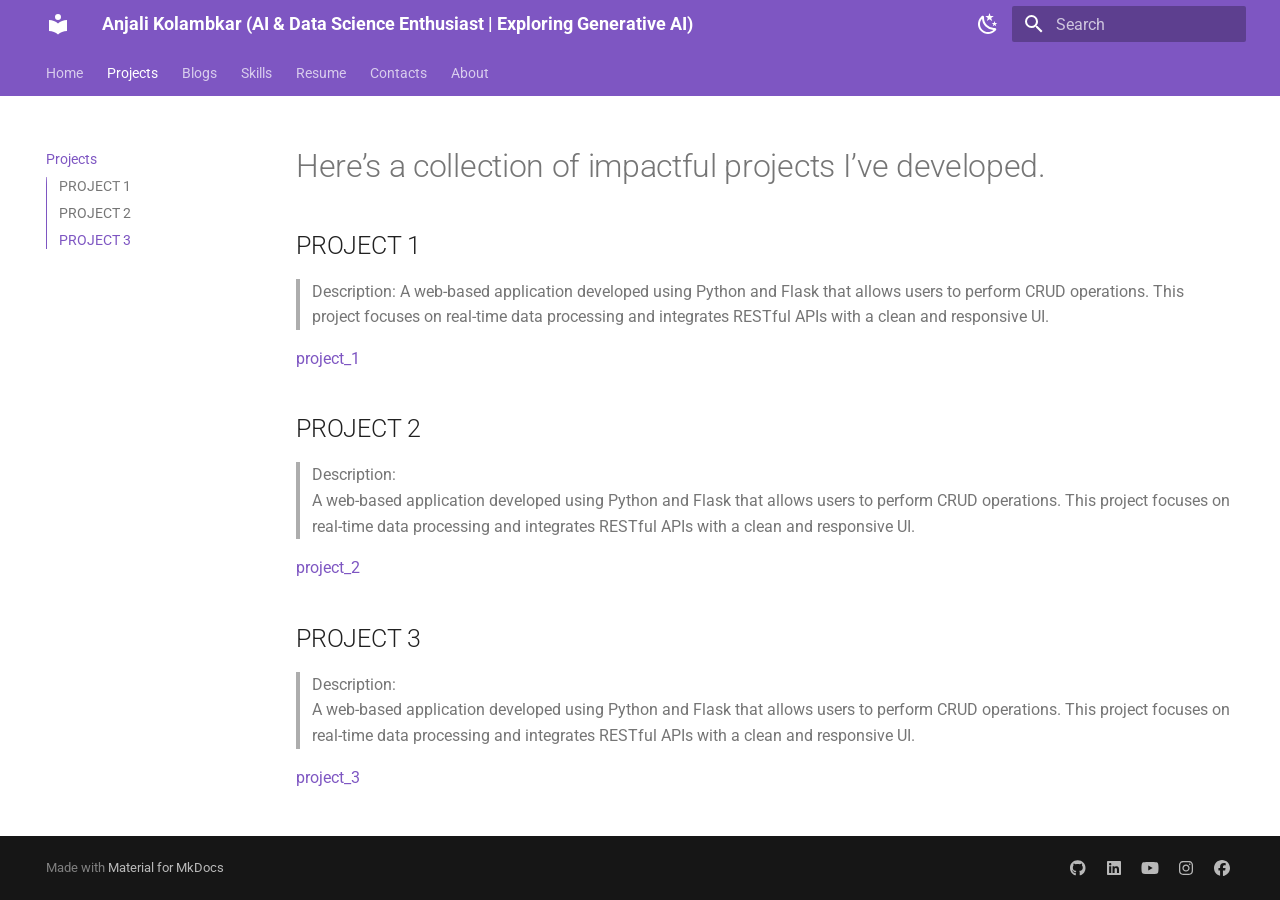
<file: Projects/index.html>
<!doctype html>
<html lang="en" class="no-js">
  <head>
    
      <meta charset="utf-8">
      <meta name="viewport" content="width=device-width,initial-scale=1">
      
        <meta name="description" content="A collection of my projects">
      
      
        <meta name="author" content="Anjali Kolambkar">
      
      
      
        <link rel="prev" href="..">
      
      
        <link rel="next" href="../blogs/Blogs/">
      
      
      <link rel="icon" href="../assets/images/favicon.png">
      <meta name="generator" content="mkdocs-1.6.1, mkdocs-material-9.6.15">
    
    
      
        <title>Projects - Anjali Kolambkar (AI & Data Science Enthusiast | Exploring Generative AI)</title>
      
    
    
      <link rel="stylesheet" href="../assets/stylesheets/main.342714a4.min.css">
      
        
        <link rel="stylesheet" href="../assets/stylesheets/palette.06af60db.min.css">
      
      


    
    
      
    
    
      
        
        
        <link rel="preconnect" href="https://fonts.gstatic.com" crossorigin>
        <link rel="stylesheet" href="https://fonts.googleapis.com/css?family=Roboto:300,300i,400,400i,700,700i%7CRoboto+Mono:400,400i,700,700i&display=fallback">
        <style>:root{--md-text-font:"Roboto";--md-code-font:"Roboto Mono"}</style>
      
    
    
      <link rel="stylesheet" href="../stylesheets/extra.css">
    
    <script>__md_scope=new URL("..",location),__md_hash=e=>[...e].reduce(((e,_)=>(e<<5)-e+_.charCodeAt(0)),0),__md_get=(e,_=localStorage,t=__md_scope)=>JSON.parse(_.getItem(t.pathname+"."+e)),__md_set=(e,_,t=localStorage,a=__md_scope)=>{try{t.setItem(a.pathname+"."+e,JSON.stringify(_))}catch(e){}}</script>
    
      

    
    
    
  </head>
  
  
    
    
      
    
    
    
    
    <body dir="ltr" data-md-color-scheme="default" data-md-color-primary="deep-purple" data-md-color-accent="cyan">
  
    
    <input class="md-toggle" data-md-toggle="drawer" type="checkbox" id="__drawer" autocomplete="off">
    <input class="md-toggle" data-md-toggle="search" type="checkbox" id="__search" autocomplete="off">
    <label class="md-overlay" for="__drawer"></label>
    <div data-md-component="skip">
      
        
        <a href="#heres-a-collection-of-impactful-projects-ive-developed" class="md-skip">
          Skip to content
        </a>
      
    </div>
    <div data-md-component="announce">
      
    </div>
    
    
      

<header class="md-header" data-md-component="header">
  <nav class="md-header__inner md-grid" aria-label="Header">
    <a href=".." title="Anjali Kolambkar (AI &amp; Data Science Enthusiast | Exploring Generative AI)" class="md-header__button md-logo" aria-label="Anjali Kolambkar (AI & Data Science Enthusiast | Exploring Generative AI)" data-md-component="logo">
      
  
  <svg xmlns="http://www.w3.org/2000/svg" viewBox="0 0 24 24"><path d="M12 8a3 3 0 0 0 3-3 3 3 0 0 0-3-3 3 3 0 0 0-3 3 3 3 0 0 0 3 3m0 3.54C9.64 9.35 6.5 8 3 8v11c3.5 0 6.64 1.35 9 3.54 2.36-2.19 5.5-3.54 9-3.54V8c-3.5 0-6.64 1.35-9 3.54"/></svg>

    </a>
    <label class="md-header__button md-icon" for="__drawer">
      
      <svg xmlns="http://www.w3.org/2000/svg" viewBox="0 0 24 24"><path d="M3 6h18v2H3zm0 5h18v2H3zm0 5h18v2H3z"/></svg>
    </label>
    <div class="md-header__title" data-md-component="header-title">
      <div class="md-header__ellipsis">
        <div class="md-header__topic">
          <span class="md-ellipsis">
            Anjali Kolambkar (AI & Data Science Enthusiast | Exploring Generative AI)
          </span>
        </div>
        <div class="md-header__topic" data-md-component="header-topic">
          <span class="md-ellipsis">
            
              Projects
            
          </span>
        </div>
      </div>
    </div>
    
      
        <form class="md-header__option" data-md-component="palette">
  
    
    
    
    <input class="md-option" data-md-color-media="" data-md-color-scheme="default" data-md-color-primary="deep-purple" data-md-color-accent="cyan"  aria-label="Switch to dark mode"  type="radio" name="__palette" id="__palette_0">
    
      <label class="md-header__button md-icon" title="Switch to dark mode" for="__palette_1" hidden>
        <svg xmlns="http://www.w3.org/2000/svg" viewBox="0 0 24 24"><path d="m17.75 4.09-2.53 1.94.91 3.06-2.63-1.81-2.63 1.81.91-3.06-2.53-1.94L12.44 4l1.06-3 1.06 3zm3.5 6.91-1.64 1.25.59 1.98-1.7-1.17-1.7 1.17.59-1.98L15.75 11l2.06-.05L18.5 9l.69 1.95zm-2.28 4.95c.83-.08 1.72 1.1 1.19 1.85-.32.45-.66.87-1.08 1.27C15.17 23 8.84 23 4.94 19.07c-3.91-3.9-3.91-10.24 0-14.14.4-.4.82-.76 1.27-1.08.75-.53 1.93.36 1.85 1.19-.27 2.86.69 5.83 2.89 8.02a9.96 9.96 0 0 0 8.02 2.89m-1.64 2.02a12.08 12.08 0 0 1-7.8-3.47c-2.17-2.19-3.33-5-3.49-7.82-2.81 3.14-2.7 7.96.31 10.98 3.02 3.01 7.84 3.12 10.98.31"/></svg>
      </label>
    
  
    
    
    
    <input class="md-option" data-md-color-media="" data-md-color-scheme="slate" data-md-color-primary="neon-green" data-md-color-accent="pink"  aria-label="Switch to light mode"  type="radio" name="__palette" id="__palette_1">
    
      <label class="md-header__button md-icon" title="Switch to light mode" for="__palette_0" hidden>
        <svg xmlns="http://www.w3.org/2000/svg" viewBox="0 0 24 24"><path d="M12 7a5 5 0 0 1 5 5 5 5 0 0 1-5 5 5 5 0 0 1-5-5 5 5 0 0 1 5-5m0 2a3 3 0 0 0-3 3 3 3 0 0 0 3 3 3 3 0 0 0 3-3 3 3 0 0 0-3-3m0-7 2.39 3.42C13.65 5.15 12.84 5 12 5s-1.65.15-2.39.42zM3.34 7l4.16-.35A7.2 7.2 0 0 0 5.94 8.5c-.44.74-.69 1.5-.83 2.29zm.02 10 1.76-3.77a7.131 7.131 0 0 0 2.38 4.14zM20.65 7l-1.77 3.79a7.02 7.02 0 0 0-2.38-4.15zm-.01 10-4.14.36c.59-.51 1.12-1.14 1.54-1.86.42-.73.69-1.5.83-2.29zM12 22l-2.41-3.44c.74.27 1.55.44 2.41.44.82 0 1.63-.17 2.37-.44z"/></svg>
      </label>
    
  
</form>
      
    
    
      <script>var palette=__md_get("__palette");if(palette&&palette.color){if("(prefers-color-scheme)"===palette.color.media){var media=matchMedia("(prefers-color-scheme: light)"),input=document.querySelector(media.matches?"[data-md-color-media='(prefers-color-scheme: light)']":"[data-md-color-media='(prefers-color-scheme: dark)']");palette.color.media=input.getAttribute("data-md-color-media"),palette.color.scheme=input.getAttribute("data-md-color-scheme"),palette.color.primary=input.getAttribute("data-md-color-primary"),palette.color.accent=input.getAttribute("data-md-color-accent")}for(var[key,value]of Object.entries(palette.color))document.body.setAttribute("data-md-color-"+key,value)}</script>
    
    
    
      
      
        <label class="md-header__button md-icon" for="__search">
          
          <svg xmlns="http://www.w3.org/2000/svg" viewBox="0 0 24 24"><path d="M9.5 3A6.5 6.5 0 0 1 16 9.5c0 1.61-.59 3.09-1.56 4.23l.27.27h.79l5 5-1.5 1.5-5-5v-.79l-.27-.27A6.52 6.52 0 0 1 9.5 16 6.5 6.5 0 0 1 3 9.5 6.5 6.5 0 0 1 9.5 3m0 2C7 5 5 7 5 9.5S7 14 9.5 14 14 12 14 9.5 12 5 9.5 5"/></svg>
        </label>
        <div class="md-search" data-md-component="search" role="dialog">
  <label class="md-search__overlay" for="__search"></label>
  <div class="md-search__inner" role="search">
    <form class="md-search__form" name="search">
      <input type="text" class="md-search__input" name="query" aria-label="Search" placeholder="Search" autocapitalize="off" autocorrect="off" autocomplete="off" spellcheck="false" data-md-component="search-query" required>
      <label class="md-search__icon md-icon" for="__search">
        
        <svg xmlns="http://www.w3.org/2000/svg" viewBox="0 0 24 24"><path d="M9.5 3A6.5 6.5 0 0 1 16 9.5c0 1.61-.59 3.09-1.56 4.23l.27.27h.79l5 5-1.5 1.5-5-5v-.79l-.27-.27A6.52 6.52 0 0 1 9.5 16 6.5 6.5 0 0 1 3 9.5 6.5 6.5 0 0 1 9.5 3m0 2C7 5 5 7 5 9.5S7 14 9.5 14 14 12 14 9.5 12 5 9.5 5"/></svg>
        
        <svg xmlns="http://www.w3.org/2000/svg" viewBox="0 0 24 24"><path d="M20 11v2H8l5.5 5.5-1.42 1.42L4.16 12l7.92-7.92L13.5 5.5 8 11z"/></svg>
      </label>
      <nav class="md-search__options" aria-label="Search">
        
        <button type="reset" class="md-search__icon md-icon" title="Clear" aria-label="Clear" tabindex="-1">
          
          <svg xmlns="http://www.w3.org/2000/svg" viewBox="0 0 24 24"><path d="M19 6.41 17.59 5 12 10.59 6.41 5 5 6.41 10.59 12 5 17.59 6.41 19 12 13.41 17.59 19 19 17.59 13.41 12z"/></svg>
        </button>
      </nav>
      
        <div class="md-search__suggest" data-md-component="search-suggest"></div>
      
    </form>
    <div class="md-search__output">
      <div class="md-search__scrollwrap" tabindex="0" data-md-scrollfix>
        <div class="md-search-result" data-md-component="search-result">
          <div class="md-search-result__meta">
            Initializing search
          </div>
          <ol class="md-search-result__list" role="presentation"></ol>
        </div>
      </div>
    </div>
  </div>
</div>
      
    
    
  </nav>
  
</header>
    
    <div class="md-container" data-md-component="container">
      
      
        
          
            
<nav class="md-tabs" aria-label="Tabs" data-md-component="tabs">
  <div class="md-grid">
    <ul class="md-tabs__list">
      
        
  
  
  
  
    <li class="md-tabs__item">
      <a href=".." class="md-tabs__link">
        
  
  
    
  
  Home

      </a>
    </li>
  

      
        
  
  
  
    
  
  
    <li class="md-tabs__item md-tabs__item--active">
      <a href="./" class="md-tabs__link">
        
  
  
    
  
  Projects

      </a>
    </li>
  

      
        
  
  
  
  
    <li class="md-tabs__item">
      <a href="../blogs/Blogs/" class="md-tabs__link">
        
  
  
    
  
  Blogs

      </a>
    </li>
  

      
        
  
  
  
  
    <li class="md-tabs__item">
      <a href="../Skills/" class="md-tabs__link">
        
  
  
    
  
  Skills

      </a>
    </li>
  

      
        
  
  
  
  
    <li class="md-tabs__item">
      <a href="../Resume/" class="md-tabs__link">
        
  
  
    
  
  Resume

      </a>
    </li>
  

      
        
  
  
  
  
    <li class="md-tabs__item">
      <a href="../Contacts/" class="md-tabs__link">
        
  
  
    
  
  Contacts

      </a>
    </li>
  

      
        
  
  
  
  
    <li class="md-tabs__item">
      <a href="../about/" class="md-tabs__link">
        
  
  
    
  
  About

      </a>
    </li>
  

      
    </ul>
  </div>
</nav>
          
        
      
      <main class="md-main" data-md-component="main">
        <div class="md-main__inner md-grid">
          
            
              
              <div class="md-sidebar md-sidebar--primary" data-md-component="sidebar" data-md-type="navigation" >
                <div class="md-sidebar__scrollwrap">
                  <div class="md-sidebar__inner">
                    


  


  

<nav class="md-nav md-nav--primary md-nav--lifted md-nav--integrated" aria-label="Navigation" data-md-level="0">
  <label class="md-nav__title" for="__drawer">
    <a href=".." title="Anjali Kolambkar (AI &amp; Data Science Enthusiast | Exploring Generative AI)" class="md-nav__button md-logo" aria-label="Anjali Kolambkar (AI & Data Science Enthusiast | Exploring Generative AI)" data-md-component="logo">
      
  
  <svg xmlns="http://www.w3.org/2000/svg" viewBox="0 0 24 24"><path d="M12 8a3 3 0 0 0 3-3 3 3 0 0 0-3-3 3 3 0 0 0-3 3 3 3 0 0 0 3 3m0 3.54C9.64 9.35 6.5 8 3 8v11c3.5 0 6.64 1.35 9 3.54 2.36-2.19 5.5-3.54 9-3.54V8c-3.5 0-6.64 1.35-9 3.54"/></svg>

    </a>
    Anjali Kolambkar (AI & Data Science Enthusiast | Exploring Generative AI)
  </label>
  
  <ul class="md-nav__list" data-md-scrollfix>
    
      
      
  
  
  
  
    <li class="md-nav__item">
      <a href=".." class="md-nav__link">
        
  
  
  <span class="md-ellipsis">
    Home
    
  </span>
  

      </a>
    </li>
  

    
      
      
  
  
    
  
  
  
    <li class="md-nav__item md-nav__item--active">
      
      <input class="md-nav__toggle md-toggle" type="checkbox" id="__toc">
      
      
        
      
      
        <label class="md-nav__link md-nav__link--active" for="__toc">
          
  
  
  <span class="md-ellipsis">
    Projects
    
  </span>
  

          <span class="md-nav__icon md-icon"></span>
        </label>
      
      <a href="./" class="md-nav__link md-nav__link--active">
        
  
  
  <span class="md-ellipsis">
    Projects
    
  </span>
  

      </a>
      
        

<nav class="md-nav md-nav--secondary" aria-label="Table of contents">
  
  
  
    
  
  
    <label class="md-nav__title" for="__toc">
      <span class="md-nav__icon md-icon"></span>
      Table of contents
    </label>
    <ul class="md-nav__list" data-md-component="toc" data-md-scrollfix>
      
        <li class="md-nav__item">
  <a href="#project-1" class="md-nav__link">
    <span class="md-ellipsis">
      PROJECT 1
    </span>
  </a>
  
</li>
      
        <li class="md-nav__item">
  <a href="#project-2" class="md-nav__link">
    <span class="md-ellipsis">
      PROJECT 2
    </span>
  </a>
  
</li>
      
        <li class="md-nav__item">
  <a href="#project-3" class="md-nav__link">
    <span class="md-ellipsis">
      PROJECT 3
    </span>
  </a>
  
</li>
      
    </ul>
  
</nav>
      
    </li>
  

    
      
      
  
  
  
  
    <li class="md-nav__item">
      <a href="../blogs/Blogs/" class="md-nav__link">
        
  
  
  <span class="md-ellipsis">
    Blogs
    
  </span>
  

      </a>
    </li>
  

    
      
      
  
  
  
  
    <li class="md-nav__item">
      <a href="../Skills/" class="md-nav__link">
        
  
  
  <span class="md-ellipsis">
    Skills
    
  </span>
  

      </a>
    </li>
  

    
      
      
  
  
  
  
    <li class="md-nav__item">
      <a href="../Resume/" class="md-nav__link">
        
  
  
  <span class="md-ellipsis">
    Resume
    
  </span>
  

      </a>
    </li>
  

    
      
      
  
  
  
  
    <li class="md-nav__item">
      <a href="../Contacts/" class="md-nav__link">
        
  
  
  <span class="md-ellipsis">
    Contacts
    
  </span>
  

      </a>
    </li>
  

    
      
      
  
  
  
  
    <li class="md-nav__item">
      <a href="../about/" class="md-nav__link">
        
  
  
  <span class="md-ellipsis">
    About
    
  </span>
  

      </a>
    </li>
  

    
  </ul>
</nav>
                  </div>
                </div>
              </div>
            
            
          
          
            <div class="md-content" data-md-component="content">
              <article class="md-content__inner md-typeset">
                
                  



<h1 id="heres-a-collection-of-impactful-projects-ive-developed">Here’s a collection of impactful projects I’ve developed.<a class="headerlink" href="#heres-a-collection-of-impactful-projects-ive-developed" title="Permanent link">&para;</a></h1>
<h2 id="project-1">PROJECT 1<a class="headerlink" href="#project-1" title="Permanent link">&para;</a></h2>
<blockquote>
<p>Description:
A web-based application developed using Python and Flask that allows users to perform CRUD operations. This project focuses on real-time data processing and integrates RESTful APIs with a clean and responsive UI.</p>
</blockquote>
<p><a href="../projects/project_1/">project_1</a> </p>
<h2 id="project-2">PROJECT 2<a class="headerlink" href="#project-2" title="Permanent link">&para;</a></h2>
<blockquote>
<p>Description:<br />
A web-based application developed using Python and Flask that allows users to perform CRUD operations. This project focuses on real-time data processing and integrates RESTful APIs with a clean and responsive UI.</p>
</blockquote>
<p><a href="../projects/project_2/">project_2</a>  </p>
<h2 id="project-3">PROJECT 3<a class="headerlink" href="#project-3" title="Permanent link">&para;</a></h2>
<blockquote>
<p>Description:<br />
A web-based application developed using Python and Flask that allows users to perform CRUD operations. This project focuses on real-time data processing and integrates RESTful APIs with a clean and responsive UI.</p>
</blockquote>
<p><a href="../projects/project_3/">project_3</a></p>












                
              </article>
            </div>
          
          
  <script>var tabs=__md_get("__tabs");if(Array.isArray(tabs))e:for(var set of document.querySelectorAll(".tabbed-set")){var labels=set.querySelector(".tabbed-labels");for(var tab of tabs)for(var label of labels.getElementsByTagName("label"))if(label.innerText.trim()===tab){var input=document.getElementById(label.htmlFor);input.checked=!0;continue e}}</script>

<script>var target=document.getElementById(location.hash.slice(1));target&&target.name&&(target.checked=target.name.startsWith("__tabbed_"))</script>
        </div>
        
          <button type="button" class="md-top md-icon" data-md-component="top" hidden>
  
  <svg xmlns="http://www.w3.org/2000/svg" viewBox="0 0 24 24"><path d="M13 20h-2V8l-5.5 5.5-1.42-1.42L12 4.16l7.92 7.92-1.42 1.42L13 8z"/></svg>
  Back to top
</button>
        
      </main>
      
        <footer class="md-footer">
  
  <div class="md-footer-meta md-typeset">
    <div class="md-footer-meta__inner md-grid">
      <div class="md-copyright">
  
  
    Made with
    <a href="https://squidfunk.github.io/mkdocs-material/" target="_blank" rel="noopener">
      Material for MkDocs
    </a>
  
</div>
      
        <div class="md-social">
  
    
    
    
    
      
      
    
    <a href="https://github.com/yourusername" target="_blank" rel="noopener" title="github.com" class="md-social__link">
      <svg xmlns="http://www.w3.org/2000/svg" viewBox="0 0 496 512"><!--! Font Awesome Free 6.7.2 by @fontawesome - https://fontawesome.com License - https://fontawesome.com/license/free (Icons: CC BY 4.0, Fonts: SIL OFL 1.1, Code: MIT License) Copyright 2024 Fonticons, Inc.--><path d="M165.9 397.4c0 2-2.3 3.6-5.2 3.6-3.3.3-5.6-1.3-5.6-3.6 0-2 2.3-3.6 5.2-3.6 3-.3 5.6 1.3 5.6 3.6m-31.1-4.5c-.7 2 1.3 4.3 4.3 4.9 2.6 1 5.6 0 6.2-2s-1.3-4.3-4.3-5.2c-2.6-.7-5.5.3-6.2 2.3m44.2-1.7c-2.9.7-4.9 2.6-4.6 4.9.3 2 2.9 3.3 5.9 2.6 2.9-.7 4.9-2.6 4.6-4.6-.3-1.9-3-3.2-5.9-2.9M244.8 8C106.1 8 0 113.3 0 252c0 110.9 69.8 205.8 169.5 239.2 12.8 2.3 17.3-5.6 17.3-12.1 0-6.2-.3-40.4-.3-61.4 0 0-70 15-84.7-29.8 0 0-11.4-29.1-27.8-36.6 0 0-22.9-15.7 1.6-15.4 0 0 24.9 2 38.6 25.8 21.9 38.6 58.6 27.5 72.9 20.9 2.3-16 8.8-27.1 16-33.7-55.9-6.2-112.3-14.3-112.3-110.5 0-27.5 7.6-41.3 23.6-58.9-2.6-6.5-11.1-33.3 2.6-67.9 20.9-6.5 69 27 69 27 20-5.6 41.5-8.5 62.8-8.5s42.8 2.9 62.8 8.5c0 0 48.1-33.6 69-27 13.7 34.7 5.2 61.4 2.6 67.9 16 17.7 25.8 31.5 25.8 58.9 0 96.5-58.9 104.2-114.8 110.5 9.2 7.9 17 22.9 17 46.4 0 33.7-.3 75.4-.3 83.6 0 6.5 4.6 14.4 17.3 12.1C428.2 457.8 496 362.9 496 252 496 113.3 383.5 8 244.8 8M97.2 352.9c-1.3 1-1 3.3.7 5.2 1.6 1.6 3.9 2.3 5.2 1 1.3-1 1-3.3-.7-5.2-1.6-1.6-3.9-2.3-5.2-1m-10.8-8.1c-.7 1.3.3 2.9 2.3 3.9 1.6 1 3.6.7 4.3-.7.7-1.3-.3-2.9-2.3-3.9-2-.6-3.6-.3-4.3.7m32.4 35.6c-1.6 1.3-1 4.3 1.3 6.2 2.3 2.3 5.2 2.6 6.5 1 1.3-1.3.7-4.3-1.3-6.2-2.2-2.3-5.2-2.6-6.5-1m-11.4-14.7c-1.6 1-1.6 3.6 0 5.9s4.3 3.3 5.6 2.3c1.6-1.3 1.6-3.9 0-6.2-1.4-2.3-4-3.3-5.6-2"/></svg>
    </a>
  
    
    
    
    
      
      
    
    <a href="https://linkedin.com/in/yourusername" target="_blank" rel="noopener" title="linkedin.com" class="md-social__link">
      <svg xmlns="http://www.w3.org/2000/svg" viewBox="0 0 448 512"><!--! Font Awesome Free 6.7.2 by @fontawesome - https://fontawesome.com License - https://fontawesome.com/license/free (Icons: CC BY 4.0, Fonts: SIL OFL 1.1, Code: MIT License) Copyright 2024 Fonticons, Inc.--><path d="M416 32H31.9C14.3 32 0 46.5 0 64.3v383.4C0 465.5 14.3 480 31.9 480H416c17.6 0 32-14.5 32-32.3V64.3c0-17.8-14.4-32.3-32-32.3M135.4 416H69V202.2h66.5V416zm-33.2-243c-21.3 0-38.5-17.3-38.5-38.5S80.9 96 102.2 96c21.2 0 38.5 17.3 38.5 38.5 0 21.3-17.2 38.5-38.5 38.5m282.1 243h-66.4V312c0-24.8-.5-56.7-34.5-56.7-34.6 0-39.9 27-39.9 54.9V416h-66.4V202.2h63.7v29.2h.9c8.9-16.8 30.6-34.5 62.9-34.5 67.2 0 79.7 44.3 79.7 101.9z"/></svg>
    </a>
  
    
    
    
    
      
      
    
    <a href="https://youtube.com/@yourchannel" target="_blank" rel="noopener" title="youtube.com" class="md-social__link">
      <svg xmlns="http://www.w3.org/2000/svg" viewBox="0 0 576 512"><!--! Font Awesome Free 6.7.2 by @fontawesome - https://fontawesome.com License - https://fontawesome.com/license/free (Icons: CC BY 4.0, Fonts: SIL OFL 1.1, Code: MIT License) Copyright 2024 Fonticons, Inc.--><path d="M549.655 124.083c-6.281-23.65-24.787-42.276-48.284-48.597C458.781 64 288 64 288 64S117.22 64 74.629 75.486c-23.497 6.322-42.003 24.947-48.284 48.597-11.412 42.867-11.412 132.305-11.412 132.305s0 89.438 11.412 132.305c6.281 23.65 24.787 41.5 48.284 47.821C117.22 448 288 448 288 448s170.78 0 213.371-11.486c23.497-6.321 42.003-24.171 48.284-47.821 11.412-42.867 11.412-132.305 11.412-132.305s0-89.438-11.412-132.305m-317.51 213.508V175.185l142.739 81.205z"/></svg>
    </a>
  
    
    
    
    
      
      
    
    <a href="https://instagram.com/yourusername" target="_blank" rel="noopener" title="instagram.com" class="md-social__link">
      <svg xmlns="http://www.w3.org/2000/svg" viewBox="0 0 448 512"><!--! Font Awesome Free 6.7.2 by @fontawesome - https://fontawesome.com License - https://fontawesome.com/license/free (Icons: CC BY 4.0, Fonts: SIL OFL 1.1, Code: MIT License) Copyright 2024 Fonticons, Inc.--><path d="M224.1 141c-63.6 0-114.9 51.3-114.9 114.9s51.3 114.9 114.9 114.9S339 319.5 339 255.9 287.7 141 224.1 141m0 189.6c-41.1 0-74.7-33.5-74.7-74.7s33.5-74.7 74.7-74.7 74.7 33.5 74.7 74.7-33.6 74.7-74.7 74.7m146.4-194.3c0 14.9-12 26.8-26.8 26.8-14.9 0-26.8-12-26.8-26.8s12-26.8 26.8-26.8 26.8 12 26.8 26.8m76.1 27.2c-1.7-35.9-9.9-67.7-36.2-93.9-26.2-26.2-58-34.4-93.9-36.2-37-2.1-147.9-2.1-184.9 0-35.8 1.7-67.6 9.9-93.9 36.1s-34.4 58-36.2 93.9c-2.1 37-2.1 147.9 0 184.9 1.7 35.9 9.9 67.7 36.2 93.9s58 34.4 93.9 36.2c37 2.1 147.9 2.1 184.9 0 35.9-1.7 67.7-9.9 93.9-36.2 26.2-26.2 34.4-58 36.2-93.9 2.1-37 2.1-147.8 0-184.8M398.8 388c-7.8 19.6-22.9 34.7-42.6 42.6-29.5 11.7-99.5 9-132.1 9s-102.7 2.6-132.1-9c-19.6-7.8-34.7-22.9-42.6-42.6-11.7-29.5-9-99.5-9-132.1s-2.6-102.7 9-132.1c7.8-19.6 22.9-34.7 42.6-42.6 29.5-11.7 99.5-9 132.1-9s102.7-2.6 132.1 9c19.6 7.8 34.7 22.9 42.6 42.6 11.7 29.5 9 99.5 9 132.1s2.7 102.7-9 132.1"/></svg>
    </a>
  
    
    
    
    
      
      
    
    <a href="https://facebook.com/yourusername" target="_blank" rel="noopener" title="facebook.com" class="md-social__link">
      <svg xmlns="http://www.w3.org/2000/svg" viewBox="0 0 512 512"><!--! Font Awesome Free 6.7.2 by @fontawesome - https://fontawesome.com License - https://fontawesome.com/license/free (Icons: CC BY 4.0, Fonts: SIL OFL 1.1, Code: MIT License) Copyright 2024 Fonticons, Inc.--><path d="M512 256C512 114.6 397.4 0 256 0S0 114.6 0 256c0 120 82.7 220.8 194.2 248.5V334.2h-52.8V256h52.8v-33.7c0-87.1 39.4-127.5 125-127.5 16.2 0 44.2 3.2 55.7 6.4V172c-6-.6-16.5-1-29.6-1-42 0-58.2 15.9-58.2 57.2V256h83.6l-14.4 78.2H287v175.9C413.8 494.8 512 386.9 512 256"/></svg>
    </a>
  
</div>
      
    </div>
  </div>
</footer>
      
    </div>
    <div class="md-dialog" data-md-component="dialog">
      <div class="md-dialog__inner md-typeset"></div>
    </div>
    
    
    
      
      <script id="__config" type="application/json">{"base": "..", "features": ["navigation.tabs", "navigation.top", "content.code.copy", "content.code.annotate", "content.tabs.link", "toc.integrate", "search.highlight", "search.suggest"], "search": "../assets/javascripts/workers/search.d50fe291.min.js", "tags": null, "translations": {"clipboard.copied": "Copied to clipboard", "clipboard.copy": "Copy to clipboard", "search.result.more.one": "1 more on this page", "search.result.more.other": "# more on this page", "search.result.none": "No matching documents", "search.result.one": "1 matching document", "search.result.other": "# matching documents", "search.result.placeholder": "Type to start searching", "search.result.term.missing": "Missing", "select.version": "Select version"}, "version": null}</script>
    
    
      <script src="../assets/javascripts/bundle.56ea9cef.min.js"></script>
      
    
  </body>
</html>
</file>
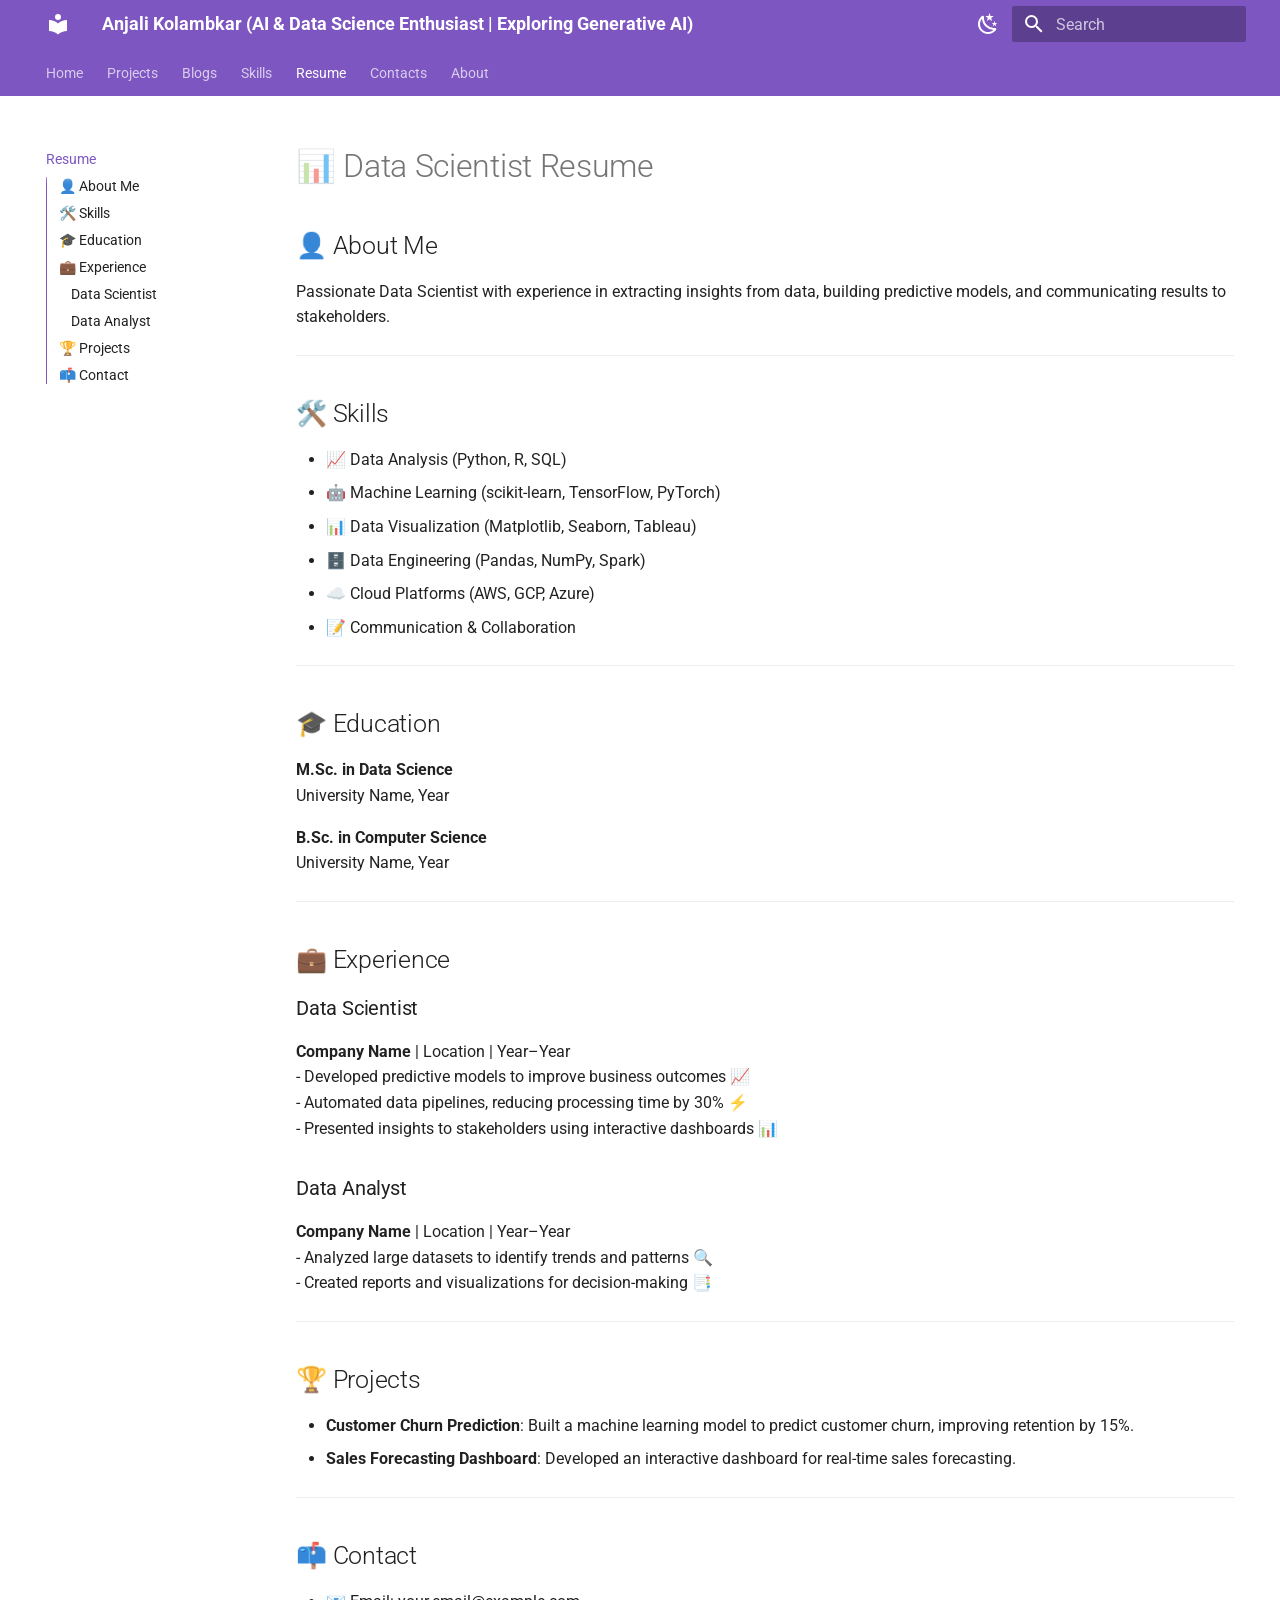
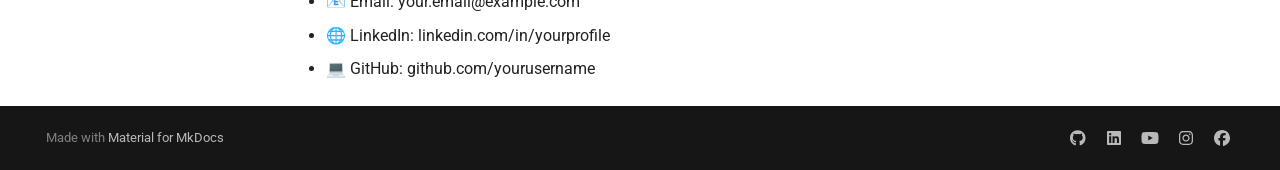
<file: Resume/index.html>
<!doctype html>
<html lang="en" class="no-js">
  <head>
    
      <meta charset="utf-8">
      <meta name="viewport" content="width=device-width,initial-scale=1">
      
        <meta name="description" content="A collection of my projects">
      
      
        <meta name="author" content="Anjali Kolambkar">
      
      
      
        <link rel="prev" href="../Skills/">
      
      
        <link rel="next" href="../Contacts/">
      
      
      <link rel="icon" href="../assets/images/favicon.png">
      <meta name="generator" content="mkdocs-1.6.1, mkdocs-material-9.6.15">
    
    
      
        <title>Resume - Anjali Kolambkar (AI & Data Science Enthusiast | Exploring Generative AI)</title>
      
    
    
      <link rel="stylesheet" href="../assets/stylesheets/main.342714a4.min.css">
      
        
        <link rel="stylesheet" href="../assets/stylesheets/palette.06af60db.min.css">
      
      


    
    
      
    
    
      
        
        
        <link rel="preconnect" href="https://fonts.gstatic.com" crossorigin>
        <link rel="stylesheet" href="https://fonts.googleapis.com/css?family=Roboto:300,300i,400,400i,700,700i%7CRoboto+Mono:400,400i,700,700i&display=fallback">
        <style>:root{--md-text-font:"Roboto";--md-code-font:"Roboto Mono"}</style>
      
    
    
      <link rel="stylesheet" href="../stylesheets/extra.css">
    
    <script>__md_scope=new URL("..",location),__md_hash=e=>[...e].reduce(((e,_)=>(e<<5)-e+_.charCodeAt(0)),0),__md_get=(e,_=localStorage,t=__md_scope)=>JSON.parse(_.getItem(t.pathname+"."+e)),__md_set=(e,_,t=localStorage,a=__md_scope)=>{try{t.setItem(a.pathname+"."+e,JSON.stringify(_))}catch(e){}}</script>
    
      

    
    
    
  </head>
  
  
    
    
      
    
    
    
    
    <body dir="ltr" data-md-color-scheme="default" data-md-color-primary="deep-purple" data-md-color-accent="cyan">
  
    
    <input class="md-toggle" data-md-toggle="drawer" type="checkbox" id="__drawer" autocomplete="off">
    <input class="md-toggle" data-md-toggle="search" type="checkbox" id="__search" autocomplete="off">
    <label class="md-overlay" for="__drawer"></label>
    <div data-md-component="skip">
      
        
        <a href="#data-scientist-resume" class="md-skip">
          Skip to content
        </a>
      
    </div>
    <div data-md-component="announce">
      
    </div>
    
    
      

<header class="md-header" data-md-component="header">
  <nav class="md-header__inner md-grid" aria-label="Header">
    <a href=".." title="Anjali Kolambkar (AI &amp; Data Science Enthusiast | Exploring Generative AI)" class="md-header__button md-logo" aria-label="Anjali Kolambkar (AI & Data Science Enthusiast | Exploring Generative AI)" data-md-component="logo">
      
  
  <svg xmlns="http://www.w3.org/2000/svg" viewBox="0 0 24 24"><path d="M12 8a3 3 0 0 0 3-3 3 3 0 0 0-3-3 3 3 0 0 0-3 3 3 3 0 0 0 3 3m0 3.54C9.64 9.35 6.5 8 3 8v11c3.5 0 6.64 1.35 9 3.54 2.36-2.19 5.5-3.54 9-3.54V8c-3.5 0-6.64 1.35-9 3.54"/></svg>

    </a>
    <label class="md-header__button md-icon" for="__drawer">
      
      <svg xmlns="http://www.w3.org/2000/svg" viewBox="0 0 24 24"><path d="M3 6h18v2H3zm0 5h18v2H3zm0 5h18v2H3z"/></svg>
    </label>
    <div class="md-header__title" data-md-component="header-title">
      <div class="md-header__ellipsis">
        <div class="md-header__topic">
          <span class="md-ellipsis">
            Anjali Kolambkar (AI & Data Science Enthusiast | Exploring Generative AI)
          </span>
        </div>
        <div class="md-header__topic" data-md-component="header-topic">
          <span class="md-ellipsis">
            
              Resume
            
          </span>
        </div>
      </div>
    </div>
    
      
        <form class="md-header__option" data-md-component="palette">
  
    
    
    
    <input class="md-option" data-md-color-media="" data-md-color-scheme="default" data-md-color-primary="deep-purple" data-md-color-accent="cyan"  aria-label="Switch to dark mode"  type="radio" name="__palette" id="__palette_0">
    
      <label class="md-header__button md-icon" title="Switch to dark mode" for="__palette_1" hidden>
        <svg xmlns="http://www.w3.org/2000/svg" viewBox="0 0 24 24"><path d="m17.75 4.09-2.53 1.94.91 3.06-2.63-1.81-2.63 1.81.91-3.06-2.53-1.94L12.44 4l1.06-3 1.06 3zm3.5 6.91-1.64 1.25.59 1.98-1.7-1.17-1.7 1.17.59-1.98L15.75 11l2.06-.05L18.5 9l.69 1.95zm-2.28 4.95c.83-.08 1.72 1.1 1.19 1.85-.32.45-.66.87-1.08 1.27C15.17 23 8.84 23 4.94 19.07c-3.91-3.9-3.91-10.24 0-14.14.4-.4.82-.76 1.27-1.08.75-.53 1.93.36 1.85 1.19-.27 2.86.69 5.83 2.89 8.02a9.96 9.96 0 0 0 8.02 2.89m-1.64 2.02a12.08 12.08 0 0 1-7.8-3.47c-2.17-2.19-3.33-5-3.49-7.82-2.81 3.14-2.7 7.96.31 10.98 3.02 3.01 7.84 3.12 10.98.31"/></svg>
      </label>
    
  
    
    
    
    <input class="md-option" data-md-color-media="" data-md-color-scheme="slate" data-md-color-primary="neon-green" data-md-color-accent="pink"  aria-label="Switch to light mode"  type="radio" name="__palette" id="__palette_1">
    
      <label class="md-header__button md-icon" title="Switch to light mode" for="__palette_0" hidden>
        <svg xmlns="http://www.w3.org/2000/svg" viewBox="0 0 24 24"><path d="M12 7a5 5 0 0 1 5 5 5 5 0 0 1-5 5 5 5 0 0 1-5-5 5 5 0 0 1 5-5m0 2a3 3 0 0 0-3 3 3 3 0 0 0 3 3 3 3 0 0 0 3-3 3 3 0 0 0-3-3m0-7 2.39 3.42C13.65 5.15 12.84 5 12 5s-1.65.15-2.39.42zM3.34 7l4.16-.35A7.2 7.2 0 0 0 5.94 8.5c-.44.74-.69 1.5-.83 2.29zm.02 10 1.76-3.77a7.131 7.131 0 0 0 2.38 4.14zM20.65 7l-1.77 3.79a7.02 7.02 0 0 0-2.38-4.15zm-.01 10-4.14.36c.59-.51 1.12-1.14 1.54-1.86.42-.73.69-1.5.83-2.29zM12 22l-2.41-3.44c.74.27 1.55.44 2.41.44.82 0 1.63-.17 2.37-.44z"/></svg>
      </label>
    
  
</form>
      
    
    
      <script>var palette=__md_get("__palette");if(palette&&palette.color){if("(prefers-color-scheme)"===palette.color.media){var media=matchMedia("(prefers-color-scheme: light)"),input=document.querySelector(media.matches?"[data-md-color-media='(prefers-color-scheme: light)']":"[data-md-color-media='(prefers-color-scheme: dark)']");palette.color.media=input.getAttribute("data-md-color-media"),palette.color.scheme=input.getAttribute("data-md-color-scheme"),palette.color.primary=input.getAttribute("data-md-color-primary"),palette.color.accent=input.getAttribute("data-md-color-accent")}for(var[key,value]of Object.entries(palette.color))document.body.setAttribute("data-md-color-"+key,value)}</script>
    
    
    
      
      
        <label class="md-header__button md-icon" for="__search">
          
          <svg xmlns="http://www.w3.org/2000/svg" viewBox="0 0 24 24"><path d="M9.5 3A6.5 6.5 0 0 1 16 9.5c0 1.61-.59 3.09-1.56 4.23l.27.27h.79l5 5-1.5 1.5-5-5v-.79l-.27-.27A6.52 6.52 0 0 1 9.5 16 6.5 6.5 0 0 1 3 9.5 6.5 6.5 0 0 1 9.5 3m0 2C7 5 5 7 5 9.5S7 14 9.5 14 14 12 14 9.5 12 5 9.5 5"/></svg>
        </label>
        <div class="md-search" data-md-component="search" role="dialog">
  <label class="md-search__overlay" for="__search"></label>
  <div class="md-search__inner" role="search">
    <form class="md-search__form" name="search">
      <input type="text" class="md-search__input" name="query" aria-label="Search" placeholder="Search" autocapitalize="off" autocorrect="off" autocomplete="off" spellcheck="false" data-md-component="search-query" required>
      <label class="md-search__icon md-icon" for="__search">
        
        <svg xmlns="http://www.w3.org/2000/svg" viewBox="0 0 24 24"><path d="M9.5 3A6.5 6.5 0 0 1 16 9.5c0 1.61-.59 3.09-1.56 4.23l.27.27h.79l5 5-1.5 1.5-5-5v-.79l-.27-.27A6.52 6.52 0 0 1 9.5 16 6.5 6.5 0 0 1 3 9.5 6.5 6.5 0 0 1 9.5 3m0 2C7 5 5 7 5 9.5S7 14 9.5 14 14 12 14 9.5 12 5 9.5 5"/></svg>
        
        <svg xmlns="http://www.w3.org/2000/svg" viewBox="0 0 24 24"><path d="M20 11v2H8l5.5 5.5-1.42 1.42L4.16 12l7.92-7.92L13.5 5.5 8 11z"/></svg>
      </label>
      <nav class="md-search__options" aria-label="Search">
        
        <button type="reset" class="md-search__icon md-icon" title="Clear" aria-label="Clear" tabindex="-1">
          
          <svg xmlns="http://www.w3.org/2000/svg" viewBox="0 0 24 24"><path d="M19 6.41 17.59 5 12 10.59 6.41 5 5 6.41 10.59 12 5 17.59 6.41 19 12 13.41 17.59 19 19 17.59 13.41 12z"/></svg>
        </button>
      </nav>
      
        <div class="md-search__suggest" data-md-component="search-suggest"></div>
      
    </form>
    <div class="md-search__output">
      <div class="md-search__scrollwrap" tabindex="0" data-md-scrollfix>
        <div class="md-search-result" data-md-component="search-result">
          <div class="md-search-result__meta">
            Initializing search
          </div>
          <ol class="md-search-result__list" role="presentation"></ol>
        </div>
      </div>
    </div>
  </div>
</div>
      
    
    
  </nav>
  
</header>
    
    <div class="md-container" data-md-component="container">
      
      
        
          
            
<nav class="md-tabs" aria-label="Tabs" data-md-component="tabs">
  <div class="md-grid">
    <ul class="md-tabs__list">
      
        
  
  
  
  
    <li class="md-tabs__item">
      <a href=".." class="md-tabs__link">
        
  
  
    
  
  Home

      </a>
    </li>
  

      
        
  
  
  
  
    <li class="md-tabs__item">
      <a href="../Projects/" class="md-tabs__link">
        
  
  
    
  
  Projects

      </a>
    </li>
  

      
        
  
  
  
  
    <li class="md-tabs__item">
      <a href="../blogs/Blogs/" class="md-tabs__link">
        
  
  
    
  
  Blogs

      </a>
    </li>
  

      
        
  
  
  
  
    <li class="md-tabs__item">
      <a href="../Skills/" class="md-tabs__link">
        
  
  
    
  
  Skills

      </a>
    </li>
  

      
        
  
  
  
    
  
  
    <li class="md-tabs__item md-tabs__item--active">
      <a href="./" class="md-tabs__link">
        
  
  
    
  
  Resume

      </a>
    </li>
  

      
        
  
  
  
  
    <li class="md-tabs__item">
      <a href="../Contacts/" class="md-tabs__link">
        
  
  
    
  
  Contacts

      </a>
    </li>
  

      
        
  
  
  
  
    <li class="md-tabs__item">
      <a href="../about/" class="md-tabs__link">
        
  
  
    
  
  About

      </a>
    </li>
  

      
    </ul>
  </div>
</nav>
          
        
      
      <main class="md-main" data-md-component="main">
        <div class="md-main__inner md-grid">
          
            
              
              <div class="md-sidebar md-sidebar--primary" data-md-component="sidebar" data-md-type="navigation" >
                <div class="md-sidebar__scrollwrap">
                  <div class="md-sidebar__inner">
                    


  


  

<nav class="md-nav md-nav--primary md-nav--lifted md-nav--integrated" aria-label="Navigation" data-md-level="0">
  <label class="md-nav__title" for="__drawer">
    <a href=".." title="Anjali Kolambkar (AI &amp; Data Science Enthusiast | Exploring Generative AI)" class="md-nav__button md-logo" aria-label="Anjali Kolambkar (AI & Data Science Enthusiast | Exploring Generative AI)" data-md-component="logo">
      
  
  <svg xmlns="http://www.w3.org/2000/svg" viewBox="0 0 24 24"><path d="M12 8a3 3 0 0 0 3-3 3 3 0 0 0-3-3 3 3 0 0 0-3 3 3 3 0 0 0 3 3m0 3.54C9.64 9.35 6.5 8 3 8v11c3.5 0 6.64 1.35 9 3.54 2.36-2.19 5.5-3.54 9-3.54V8c-3.5 0-6.64 1.35-9 3.54"/></svg>

    </a>
    Anjali Kolambkar (AI & Data Science Enthusiast | Exploring Generative AI)
  </label>
  
  <ul class="md-nav__list" data-md-scrollfix>
    
      
      
  
  
  
  
    <li class="md-nav__item">
      <a href=".." class="md-nav__link">
        
  
  
  <span class="md-ellipsis">
    Home
    
  </span>
  

      </a>
    </li>
  

    
      
      
  
  
  
  
    <li class="md-nav__item">
      <a href="../Projects/" class="md-nav__link">
        
  
  
  <span class="md-ellipsis">
    Projects
    
  </span>
  

      </a>
    </li>
  

    
      
      
  
  
  
  
    <li class="md-nav__item">
      <a href="../blogs/Blogs/" class="md-nav__link">
        
  
  
  <span class="md-ellipsis">
    Blogs
    
  </span>
  

      </a>
    </li>
  

    
      
      
  
  
  
  
    <li class="md-nav__item">
      <a href="../Skills/" class="md-nav__link">
        
  
  
  <span class="md-ellipsis">
    Skills
    
  </span>
  

      </a>
    </li>
  

    
      
      
  
  
    
  
  
  
    <li class="md-nav__item md-nav__item--active">
      
      <input class="md-nav__toggle md-toggle" type="checkbox" id="__toc">
      
      
        
      
      
        <label class="md-nav__link md-nav__link--active" for="__toc">
          
  
  
  <span class="md-ellipsis">
    Resume
    
  </span>
  

          <span class="md-nav__icon md-icon"></span>
        </label>
      
      <a href="./" class="md-nav__link md-nav__link--active">
        
  
  
  <span class="md-ellipsis">
    Resume
    
  </span>
  

      </a>
      
        

<nav class="md-nav md-nav--secondary" aria-label="Table of contents">
  
  
  
    
  
  
    <label class="md-nav__title" for="__toc">
      <span class="md-nav__icon md-icon"></span>
      Table of contents
    </label>
    <ul class="md-nav__list" data-md-component="toc" data-md-scrollfix>
      
        <li class="md-nav__item">
  <a href="#about-me" class="md-nav__link">
    <span class="md-ellipsis">
      👤 About Me
    </span>
  </a>
  
</li>
      
        <li class="md-nav__item">
  <a href="#skills" class="md-nav__link">
    <span class="md-ellipsis">
      🛠️ Skills
    </span>
  </a>
  
</li>
      
        <li class="md-nav__item">
  <a href="#education" class="md-nav__link">
    <span class="md-ellipsis">
      🎓 Education
    </span>
  </a>
  
</li>
      
        <li class="md-nav__item">
  <a href="#experience" class="md-nav__link">
    <span class="md-ellipsis">
      💼 Experience
    </span>
  </a>
  
    <nav class="md-nav" aria-label="💼 Experience">
      <ul class="md-nav__list">
        
          <li class="md-nav__item">
  <a href="#data-scientist" class="md-nav__link">
    <span class="md-ellipsis">
      Data Scientist
    </span>
  </a>
  
</li>
        
          <li class="md-nav__item">
  <a href="#data-analyst" class="md-nav__link">
    <span class="md-ellipsis">
      Data Analyst
    </span>
  </a>
  
</li>
        
      </ul>
    </nav>
  
</li>
      
        <li class="md-nav__item">
  <a href="#projects" class="md-nav__link">
    <span class="md-ellipsis">
      🏆 Projects
    </span>
  </a>
  
</li>
      
        <li class="md-nav__item">
  <a href="#contact" class="md-nav__link">
    <span class="md-ellipsis">
      📫 Contact
    </span>
  </a>
  
</li>
      
    </ul>
  
</nav>
      
    </li>
  

    
      
      
  
  
  
  
    <li class="md-nav__item">
      <a href="../Contacts/" class="md-nav__link">
        
  
  
  <span class="md-ellipsis">
    Contacts
    
  </span>
  

      </a>
    </li>
  

    
      
      
  
  
  
  
    <li class="md-nav__item">
      <a href="../about/" class="md-nav__link">
        
  
  
  <span class="md-ellipsis">
    About
    
  </span>
  

      </a>
    </li>
  

    
  </ul>
</nav>
                  </div>
                </div>
              </div>
            
            
          
          
            <div class="md-content" data-md-component="content">
              <article class="md-content__inner md-typeset">
                
                  



<h1 id="data-scientist-resume">📊 Data Scientist Resume<a class="headerlink" href="#data-scientist-resume" title="Permanent link">&para;</a></h1>
<h2 id="about-me">👤 About Me<a class="headerlink" href="#about-me" title="Permanent link">&para;</a></h2>
<p>Passionate Data Scientist with experience in extracting insights from data, building predictive models, and communicating results to stakeholders.</p>
<hr />
<h2 id="skills">🛠️ Skills<a class="headerlink" href="#skills" title="Permanent link">&para;</a></h2>
<ul>
<li>📈 Data Analysis (Python, R, SQL)</li>
<li>🤖 Machine Learning (scikit-learn, TensorFlow, PyTorch)</li>
<li>📊 Data Visualization (Matplotlib, Seaborn, Tableau)</li>
<li>🗄️ Data Engineering (Pandas, NumPy, Spark)</li>
<li>☁️ Cloud Platforms (AWS, GCP, Azure)</li>
<li>📝 Communication &amp; Collaboration</li>
</ul>
<hr />
<h2 id="education">🎓 Education<a class="headerlink" href="#education" title="Permanent link">&para;</a></h2>
<p><strong>M.Sc. in Data Science</strong><br />
University Name, Year</p>
<p><strong>B.Sc. in Computer Science</strong><br />
University Name, Year</p>
<hr />
<h2 id="experience">💼 Experience<a class="headerlink" href="#experience" title="Permanent link">&para;</a></h2>
<h3 id="data-scientist">Data Scientist<a class="headerlink" href="#data-scientist" title="Permanent link">&para;</a></h3>
<p><strong>Company Name</strong> | Location | Year–Year<br />
- Developed predictive models to improve business outcomes 📈<br />
- Automated data pipelines, reducing processing time by 30% ⚡<br />
- Presented insights to stakeholders using interactive dashboards 📊  </p>
<h3 id="data-analyst">Data Analyst<a class="headerlink" href="#data-analyst" title="Permanent link">&para;</a></h3>
<p><strong>Company Name</strong> | Location | Year–Year<br />
- Analyzed large datasets to identify trends and patterns 🔍<br />
- Created reports and visualizations for decision-making 📑  </p>
<hr />
<h2 id="projects">🏆 Projects<a class="headerlink" href="#projects" title="Permanent link">&para;</a></h2>
<ul>
<li><strong>Customer Churn Prediction</strong>: Built a machine learning model to predict customer churn, improving retention by 15%.</li>
<li><strong>Sales Forecasting Dashboard</strong>: Developed an interactive dashboard for real-time sales forecasting.</li>
</ul>
<hr />
<h2 id="contact">📫 Contact<a class="headerlink" href="#contact" title="Permanent link">&para;</a></h2>
<ul>
<li>📧 Email: your.email@example.com  </li>
<li>🌐 LinkedIn: linkedin.com/in/yourprofile  </li>
<li>💻 GitHub: github.com/yourusername</li>
</ul>












                
              </article>
            </div>
          
          
  <script>var tabs=__md_get("__tabs");if(Array.isArray(tabs))e:for(var set of document.querySelectorAll(".tabbed-set")){var labels=set.querySelector(".tabbed-labels");for(var tab of tabs)for(var label of labels.getElementsByTagName("label"))if(label.innerText.trim()===tab){var input=document.getElementById(label.htmlFor);input.checked=!0;continue e}}</script>

<script>var target=document.getElementById(location.hash.slice(1));target&&target.name&&(target.checked=target.name.startsWith("__tabbed_"))</script>
        </div>
        
          <button type="button" class="md-top md-icon" data-md-component="top" hidden>
  
  <svg xmlns="http://www.w3.org/2000/svg" viewBox="0 0 24 24"><path d="M13 20h-2V8l-5.5 5.5-1.42-1.42L12 4.16l7.92 7.92-1.42 1.42L13 8z"/></svg>
  Back to top
</button>
        
      </main>
      
        <footer class="md-footer">
  
  <div class="md-footer-meta md-typeset">
    <div class="md-footer-meta__inner md-grid">
      <div class="md-copyright">
  
  
    Made with
    <a href="https://squidfunk.github.io/mkdocs-material/" target="_blank" rel="noopener">
      Material for MkDocs
    </a>
  
</div>
      
        <div class="md-social">
  
    
    
    
    
      
      
    
    <a href="https://github.com/yourusername" target="_blank" rel="noopener" title="github.com" class="md-social__link">
      <svg xmlns="http://www.w3.org/2000/svg" viewBox="0 0 496 512"><!--! Font Awesome Free 6.7.2 by @fontawesome - https://fontawesome.com License - https://fontawesome.com/license/free (Icons: CC BY 4.0, Fonts: SIL OFL 1.1, Code: MIT License) Copyright 2024 Fonticons, Inc.--><path d="M165.9 397.4c0 2-2.3 3.6-5.2 3.6-3.3.3-5.6-1.3-5.6-3.6 0-2 2.3-3.6 5.2-3.6 3-.3 5.6 1.3 5.6 3.6m-31.1-4.5c-.7 2 1.3 4.3 4.3 4.9 2.6 1 5.6 0 6.2-2s-1.3-4.3-4.3-5.2c-2.6-.7-5.5.3-6.2 2.3m44.2-1.7c-2.9.7-4.9 2.6-4.6 4.9.3 2 2.9 3.3 5.9 2.6 2.9-.7 4.9-2.6 4.6-4.6-.3-1.9-3-3.2-5.9-2.9M244.8 8C106.1 8 0 113.3 0 252c0 110.9 69.8 205.8 169.5 239.2 12.8 2.3 17.3-5.6 17.3-12.1 0-6.2-.3-40.4-.3-61.4 0 0-70 15-84.7-29.8 0 0-11.4-29.1-27.8-36.6 0 0-22.9-15.7 1.6-15.4 0 0 24.9 2 38.6 25.8 21.9 38.6 58.6 27.5 72.9 20.9 2.3-16 8.8-27.1 16-33.7-55.9-6.2-112.3-14.3-112.3-110.5 0-27.5 7.6-41.3 23.6-58.9-2.6-6.5-11.1-33.3 2.6-67.9 20.9-6.5 69 27 69 27 20-5.6 41.5-8.5 62.8-8.5s42.8 2.9 62.8 8.5c0 0 48.1-33.6 69-27 13.7 34.7 5.2 61.4 2.6 67.9 16 17.7 25.8 31.5 25.8 58.9 0 96.5-58.9 104.2-114.8 110.5 9.2 7.9 17 22.9 17 46.4 0 33.7-.3 75.4-.3 83.6 0 6.5 4.6 14.4 17.3 12.1C428.2 457.8 496 362.9 496 252 496 113.3 383.5 8 244.8 8M97.2 352.9c-1.3 1-1 3.3.7 5.2 1.6 1.6 3.9 2.3 5.2 1 1.3-1 1-3.3-.7-5.2-1.6-1.6-3.9-2.3-5.2-1m-10.8-8.1c-.7 1.3.3 2.9 2.3 3.9 1.6 1 3.6.7 4.3-.7.7-1.3-.3-2.9-2.3-3.9-2-.6-3.6-.3-4.3.7m32.4 35.6c-1.6 1.3-1 4.3 1.3 6.2 2.3 2.3 5.2 2.6 6.5 1 1.3-1.3.7-4.3-1.3-6.2-2.2-2.3-5.2-2.6-6.5-1m-11.4-14.7c-1.6 1-1.6 3.6 0 5.9s4.3 3.3 5.6 2.3c1.6-1.3 1.6-3.9 0-6.2-1.4-2.3-4-3.3-5.6-2"/></svg>
    </a>
  
    
    
    
    
      
      
    
    <a href="https://linkedin.com/in/yourusername" target="_blank" rel="noopener" title="linkedin.com" class="md-social__link">
      <svg xmlns="http://www.w3.org/2000/svg" viewBox="0 0 448 512"><!--! Font Awesome Free 6.7.2 by @fontawesome - https://fontawesome.com License - https://fontawesome.com/license/free (Icons: CC BY 4.0, Fonts: SIL OFL 1.1, Code: MIT License) Copyright 2024 Fonticons, Inc.--><path d="M416 32H31.9C14.3 32 0 46.5 0 64.3v383.4C0 465.5 14.3 480 31.9 480H416c17.6 0 32-14.5 32-32.3V64.3c0-17.8-14.4-32.3-32-32.3M135.4 416H69V202.2h66.5V416zm-33.2-243c-21.3 0-38.5-17.3-38.5-38.5S80.9 96 102.2 96c21.2 0 38.5 17.3 38.5 38.5 0 21.3-17.2 38.5-38.5 38.5m282.1 243h-66.4V312c0-24.8-.5-56.7-34.5-56.7-34.6 0-39.9 27-39.9 54.9V416h-66.4V202.2h63.7v29.2h.9c8.9-16.8 30.6-34.5 62.9-34.5 67.2 0 79.7 44.3 79.7 101.9z"/></svg>
    </a>
  
    
    
    
    
      
      
    
    <a href="https://youtube.com/@yourchannel" target="_blank" rel="noopener" title="youtube.com" class="md-social__link">
      <svg xmlns="http://www.w3.org/2000/svg" viewBox="0 0 576 512"><!--! Font Awesome Free 6.7.2 by @fontawesome - https://fontawesome.com License - https://fontawesome.com/license/free (Icons: CC BY 4.0, Fonts: SIL OFL 1.1, Code: MIT License) Copyright 2024 Fonticons, Inc.--><path d="M549.655 124.083c-6.281-23.65-24.787-42.276-48.284-48.597C458.781 64 288 64 288 64S117.22 64 74.629 75.486c-23.497 6.322-42.003 24.947-48.284 48.597-11.412 42.867-11.412 132.305-11.412 132.305s0 89.438 11.412 132.305c6.281 23.65 24.787 41.5 48.284 47.821C117.22 448 288 448 288 448s170.78 0 213.371-11.486c23.497-6.321 42.003-24.171 48.284-47.821 11.412-42.867 11.412-132.305 11.412-132.305s0-89.438-11.412-132.305m-317.51 213.508V175.185l142.739 81.205z"/></svg>
    </a>
  
    
    
    
    
      
      
    
    <a href="https://instagram.com/yourusername" target="_blank" rel="noopener" title="instagram.com" class="md-social__link">
      <svg xmlns="http://www.w3.org/2000/svg" viewBox="0 0 448 512"><!--! Font Awesome Free 6.7.2 by @fontawesome - https://fontawesome.com License - https://fontawesome.com/license/free (Icons: CC BY 4.0, Fonts: SIL OFL 1.1, Code: MIT License) Copyright 2024 Fonticons, Inc.--><path d="M224.1 141c-63.6 0-114.9 51.3-114.9 114.9s51.3 114.9 114.9 114.9S339 319.5 339 255.9 287.7 141 224.1 141m0 189.6c-41.1 0-74.7-33.5-74.7-74.7s33.5-74.7 74.7-74.7 74.7 33.5 74.7 74.7-33.6 74.7-74.7 74.7m146.4-194.3c0 14.9-12 26.8-26.8 26.8-14.9 0-26.8-12-26.8-26.8s12-26.8 26.8-26.8 26.8 12 26.8 26.8m76.1 27.2c-1.7-35.9-9.9-67.7-36.2-93.9-26.2-26.2-58-34.4-93.9-36.2-37-2.1-147.9-2.1-184.9 0-35.8 1.7-67.6 9.9-93.9 36.1s-34.4 58-36.2 93.9c-2.1 37-2.1 147.9 0 184.9 1.7 35.9 9.9 67.7 36.2 93.9s58 34.4 93.9 36.2c37 2.1 147.9 2.1 184.9 0 35.9-1.7 67.7-9.9 93.9-36.2 26.2-26.2 34.4-58 36.2-93.9 2.1-37 2.1-147.8 0-184.8M398.8 388c-7.8 19.6-22.9 34.7-42.6 42.6-29.5 11.7-99.5 9-132.1 9s-102.7 2.6-132.1-9c-19.6-7.8-34.7-22.9-42.6-42.6-11.7-29.5-9-99.5-9-132.1s-2.6-102.7 9-132.1c7.8-19.6 22.9-34.7 42.6-42.6 29.5-11.7 99.5-9 132.1-9s102.7-2.6 132.1 9c19.6 7.8 34.7 22.9 42.6 42.6 11.7 29.5 9 99.5 9 132.1s2.7 102.7-9 132.1"/></svg>
    </a>
  
    
    
    
    
      
      
    
    <a href="https://facebook.com/yourusername" target="_blank" rel="noopener" title="facebook.com" class="md-social__link">
      <svg xmlns="http://www.w3.org/2000/svg" viewBox="0 0 512 512"><!--! Font Awesome Free 6.7.2 by @fontawesome - https://fontawesome.com License - https://fontawesome.com/license/free (Icons: CC BY 4.0, Fonts: SIL OFL 1.1, Code: MIT License) Copyright 2024 Fonticons, Inc.--><path d="M512 256C512 114.6 397.4 0 256 0S0 114.6 0 256c0 120 82.7 220.8 194.2 248.5V334.2h-52.8V256h52.8v-33.7c0-87.1 39.4-127.5 125-127.5 16.2 0 44.2 3.2 55.7 6.4V172c-6-.6-16.5-1-29.6-1-42 0-58.2 15.9-58.2 57.2V256h83.6l-14.4 78.2H287v175.9C413.8 494.8 512 386.9 512 256"/></svg>
    </a>
  
</div>
      
    </div>
  </div>
</footer>
      
    </div>
    <div class="md-dialog" data-md-component="dialog">
      <div class="md-dialog__inner md-typeset"></div>
    </div>
    
    
    
      
      <script id="__config" type="application/json">{"base": "..", "features": ["navigation.tabs", "navigation.top", "content.code.copy", "content.code.annotate", "content.tabs.link", "toc.integrate", "search.highlight", "search.suggest"], "search": "../assets/javascripts/workers/search.d50fe291.min.js", "tags": null, "translations": {"clipboard.copied": "Copied to clipboard", "clipboard.copy": "Copy to clipboard", "search.result.more.one": "1 more on this page", "search.result.more.other": "# more on this page", "search.result.none": "No matching documents", "search.result.one": "1 matching document", "search.result.other": "# matching documents", "search.result.placeholder": "Type to start searching", "search.result.term.missing": "Missing", "select.version": "Select version"}, "version": null}</script>
    
    
      <script src="../assets/javascripts/bundle.56ea9cef.min.js"></script>
      
    
  </body>
</html>
</file>
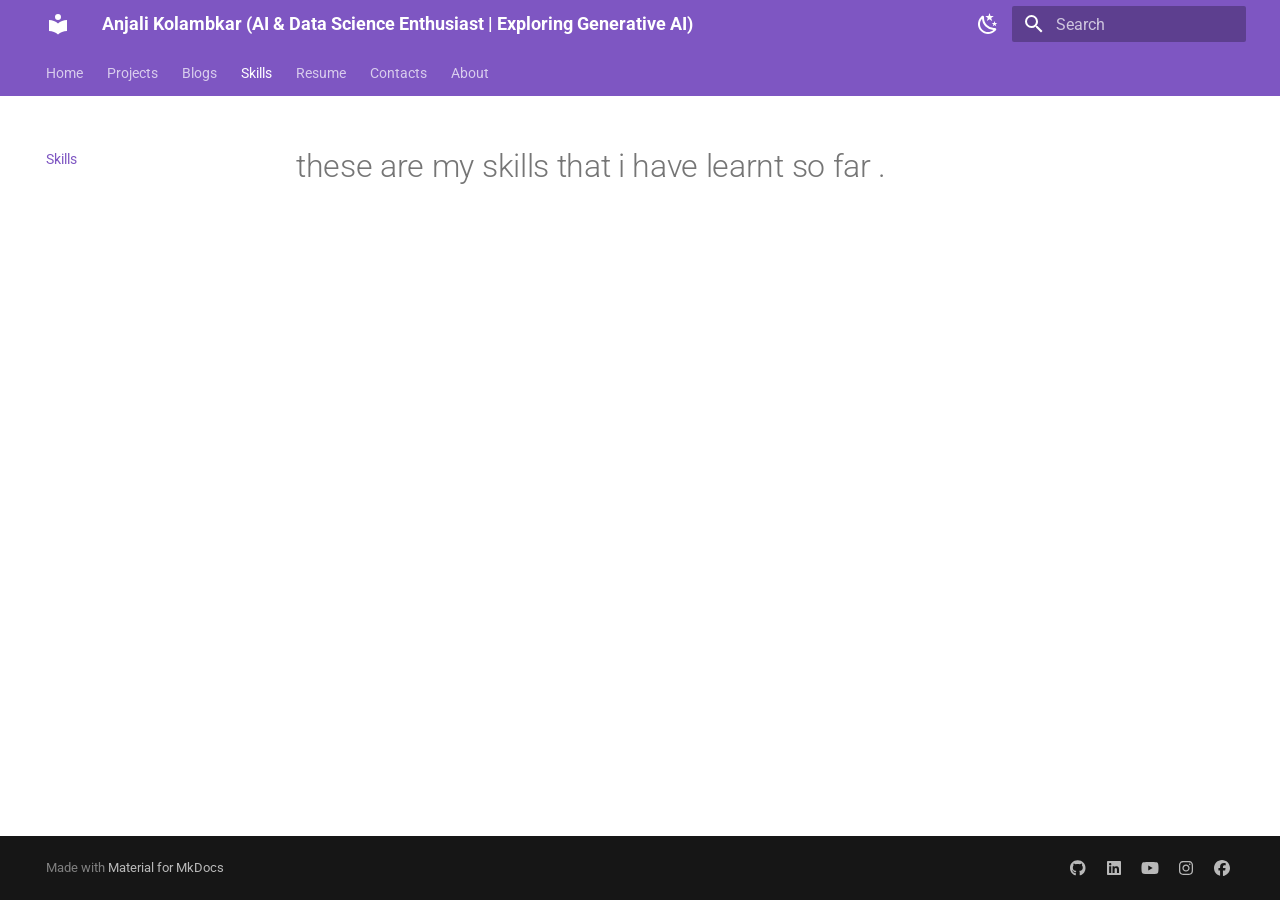
<file: Skills/index.html>
<!doctype html>
<html lang="en" class="no-js">
  <head>
    
      <meta charset="utf-8">
      <meta name="viewport" content="width=device-width,initial-scale=1">
      
        <meta name="description" content="A collection of my projects">
      
      
        <meta name="author" content="Anjali Kolambkar">
      
      
      
        <link rel="prev" href="../blogs/Blogs/">
      
      
        <link rel="next" href="../Resume/">
      
      
      <link rel="icon" href="../assets/images/favicon.png">
      <meta name="generator" content="mkdocs-1.6.1, mkdocs-material-9.6.15">
    
    
      
        <title>Skills - Anjali Kolambkar (AI & Data Science Enthusiast | Exploring Generative AI)</title>
      
    
    
      <link rel="stylesheet" href="../assets/stylesheets/main.342714a4.min.css">
      
        
        <link rel="stylesheet" href="../assets/stylesheets/palette.06af60db.min.css">
      
      


    
    
      
    
    
      
        
        
        <link rel="preconnect" href="https://fonts.gstatic.com" crossorigin>
        <link rel="stylesheet" href="https://fonts.googleapis.com/css?family=Roboto:300,300i,400,400i,700,700i%7CRoboto+Mono:400,400i,700,700i&display=fallback">
        <style>:root{--md-text-font:"Roboto";--md-code-font:"Roboto Mono"}</style>
      
    
    
      <link rel="stylesheet" href="../stylesheets/extra.css">
    
    <script>__md_scope=new URL("..",location),__md_hash=e=>[...e].reduce(((e,_)=>(e<<5)-e+_.charCodeAt(0)),0),__md_get=(e,_=localStorage,t=__md_scope)=>JSON.parse(_.getItem(t.pathname+"."+e)),__md_set=(e,_,t=localStorage,a=__md_scope)=>{try{t.setItem(a.pathname+"."+e,JSON.stringify(_))}catch(e){}}</script>
    
      

    
    
    
  </head>
  
  
    
    
      
    
    
    
    
    <body dir="ltr" data-md-color-scheme="default" data-md-color-primary="deep-purple" data-md-color-accent="cyan">
  
    
    <input class="md-toggle" data-md-toggle="drawer" type="checkbox" id="__drawer" autocomplete="off">
    <input class="md-toggle" data-md-toggle="search" type="checkbox" id="__search" autocomplete="off">
    <label class="md-overlay" for="__drawer"></label>
    <div data-md-component="skip">
      
        
        <a href="#these-are-my-skills-that-i-have-learnt-so-far" class="md-skip">
          Skip to content
        </a>
      
    </div>
    <div data-md-component="announce">
      
    </div>
    
    
      

<header class="md-header" data-md-component="header">
  <nav class="md-header__inner md-grid" aria-label="Header">
    <a href=".." title="Anjali Kolambkar (AI &amp; Data Science Enthusiast | Exploring Generative AI)" class="md-header__button md-logo" aria-label="Anjali Kolambkar (AI & Data Science Enthusiast | Exploring Generative AI)" data-md-component="logo">
      
  
  <svg xmlns="http://www.w3.org/2000/svg" viewBox="0 0 24 24"><path d="M12 8a3 3 0 0 0 3-3 3 3 0 0 0-3-3 3 3 0 0 0-3 3 3 3 0 0 0 3 3m0 3.54C9.64 9.35 6.5 8 3 8v11c3.5 0 6.64 1.35 9 3.54 2.36-2.19 5.5-3.54 9-3.54V8c-3.5 0-6.64 1.35-9 3.54"/></svg>

    </a>
    <label class="md-header__button md-icon" for="__drawer">
      
      <svg xmlns="http://www.w3.org/2000/svg" viewBox="0 0 24 24"><path d="M3 6h18v2H3zm0 5h18v2H3zm0 5h18v2H3z"/></svg>
    </label>
    <div class="md-header__title" data-md-component="header-title">
      <div class="md-header__ellipsis">
        <div class="md-header__topic">
          <span class="md-ellipsis">
            Anjali Kolambkar (AI & Data Science Enthusiast | Exploring Generative AI)
          </span>
        </div>
        <div class="md-header__topic" data-md-component="header-topic">
          <span class="md-ellipsis">
            
              Skills
            
          </span>
        </div>
      </div>
    </div>
    
      
        <form class="md-header__option" data-md-component="palette">
  
    
    
    
    <input class="md-option" data-md-color-media="" data-md-color-scheme="default" data-md-color-primary="deep-purple" data-md-color-accent="cyan"  aria-label="Switch to dark mode"  type="radio" name="__palette" id="__palette_0">
    
      <label class="md-header__button md-icon" title="Switch to dark mode" for="__palette_1" hidden>
        <svg xmlns="http://www.w3.org/2000/svg" viewBox="0 0 24 24"><path d="m17.75 4.09-2.53 1.94.91 3.06-2.63-1.81-2.63 1.81.91-3.06-2.53-1.94L12.44 4l1.06-3 1.06 3zm3.5 6.91-1.64 1.25.59 1.98-1.7-1.17-1.7 1.17.59-1.98L15.75 11l2.06-.05L18.5 9l.69 1.95zm-2.28 4.95c.83-.08 1.72 1.1 1.19 1.85-.32.45-.66.87-1.08 1.27C15.17 23 8.84 23 4.94 19.07c-3.91-3.9-3.91-10.24 0-14.14.4-.4.82-.76 1.27-1.08.75-.53 1.93.36 1.85 1.19-.27 2.86.69 5.83 2.89 8.02a9.96 9.96 0 0 0 8.02 2.89m-1.64 2.02a12.08 12.08 0 0 1-7.8-3.47c-2.17-2.19-3.33-5-3.49-7.82-2.81 3.14-2.7 7.96.31 10.98 3.02 3.01 7.84 3.12 10.98.31"/></svg>
      </label>
    
  
    
    
    
    <input class="md-option" data-md-color-media="" data-md-color-scheme="slate" data-md-color-primary="neon-green" data-md-color-accent="pink"  aria-label="Switch to light mode"  type="radio" name="__palette" id="__palette_1">
    
      <label class="md-header__button md-icon" title="Switch to light mode" for="__palette_0" hidden>
        <svg xmlns="http://www.w3.org/2000/svg" viewBox="0 0 24 24"><path d="M12 7a5 5 0 0 1 5 5 5 5 0 0 1-5 5 5 5 0 0 1-5-5 5 5 0 0 1 5-5m0 2a3 3 0 0 0-3 3 3 3 0 0 0 3 3 3 3 0 0 0 3-3 3 3 0 0 0-3-3m0-7 2.39 3.42C13.65 5.15 12.84 5 12 5s-1.65.15-2.39.42zM3.34 7l4.16-.35A7.2 7.2 0 0 0 5.94 8.5c-.44.74-.69 1.5-.83 2.29zm.02 10 1.76-3.77a7.131 7.131 0 0 0 2.38 4.14zM20.65 7l-1.77 3.79a7.02 7.02 0 0 0-2.38-4.15zm-.01 10-4.14.36c.59-.51 1.12-1.14 1.54-1.86.42-.73.69-1.5.83-2.29zM12 22l-2.41-3.44c.74.27 1.55.44 2.41.44.82 0 1.63-.17 2.37-.44z"/></svg>
      </label>
    
  
</form>
      
    
    
      <script>var palette=__md_get("__palette");if(palette&&palette.color){if("(prefers-color-scheme)"===palette.color.media){var media=matchMedia("(prefers-color-scheme: light)"),input=document.querySelector(media.matches?"[data-md-color-media='(prefers-color-scheme: light)']":"[data-md-color-media='(prefers-color-scheme: dark)']");palette.color.media=input.getAttribute("data-md-color-media"),palette.color.scheme=input.getAttribute("data-md-color-scheme"),palette.color.primary=input.getAttribute("data-md-color-primary"),palette.color.accent=input.getAttribute("data-md-color-accent")}for(var[key,value]of Object.entries(palette.color))document.body.setAttribute("data-md-color-"+key,value)}</script>
    
    
    
      
      
        <label class="md-header__button md-icon" for="__search">
          
          <svg xmlns="http://www.w3.org/2000/svg" viewBox="0 0 24 24"><path d="M9.5 3A6.5 6.5 0 0 1 16 9.5c0 1.61-.59 3.09-1.56 4.23l.27.27h.79l5 5-1.5 1.5-5-5v-.79l-.27-.27A6.52 6.52 0 0 1 9.5 16 6.5 6.5 0 0 1 3 9.5 6.5 6.5 0 0 1 9.5 3m0 2C7 5 5 7 5 9.5S7 14 9.5 14 14 12 14 9.5 12 5 9.5 5"/></svg>
        </label>
        <div class="md-search" data-md-component="search" role="dialog">
  <label class="md-search__overlay" for="__search"></label>
  <div class="md-search__inner" role="search">
    <form class="md-search__form" name="search">
      <input type="text" class="md-search__input" name="query" aria-label="Search" placeholder="Search" autocapitalize="off" autocorrect="off" autocomplete="off" spellcheck="false" data-md-component="search-query" required>
      <label class="md-search__icon md-icon" for="__search">
        
        <svg xmlns="http://www.w3.org/2000/svg" viewBox="0 0 24 24"><path d="M9.5 3A6.5 6.5 0 0 1 16 9.5c0 1.61-.59 3.09-1.56 4.23l.27.27h.79l5 5-1.5 1.5-5-5v-.79l-.27-.27A6.52 6.52 0 0 1 9.5 16 6.5 6.5 0 0 1 3 9.5 6.5 6.5 0 0 1 9.5 3m0 2C7 5 5 7 5 9.5S7 14 9.5 14 14 12 14 9.5 12 5 9.5 5"/></svg>
        
        <svg xmlns="http://www.w3.org/2000/svg" viewBox="0 0 24 24"><path d="M20 11v2H8l5.5 5.5-1.42 1.42L4.16 12l7.92-7.92L13.5 5.5 8 11z"/></svg>
      </label>
      <nav class="md-search__options" aria-label="Search">
        
        <button type="reset" class="md-search__icon md-icon" title="Clear" aria-label="Clear" tabindex="-1">
          
          <svg xmlns="http://www.w3.org/2000/svg" viewBox="0 0 24 24"><path d="M19 6.41 17.59 5 12 10.59 6.41 5 5 6.41 10.59 12 5 17.59 6.41 19 12 13.41 17.59 19 19 17.59 13.41 12z"/></svg>
        </button>
      </nav>
      
        <div class="md-search__suggest" data-md-component="search-suggest"></div>
      
    </form>
    <div class="md-search__output">
      <div class="md-search__scrollwrap" tabindex="0" data-md-scrollfix>
        <div class="md-search-result" data-md-component="search-result">
          <div class="md-search-result__meta">
            Initializing search
          </div>
          <ol class="md-search-result__list" role="presentation"></ol>
        </div>
      </div>
    </div>
  </div>
</div>
      
    
    
  </nav>
  
</header>
    
    <div class="md-container" data-md-component="container">
      
      
        
          
            
<nav class="md-tabs" aria-label="Tabs" data-md-component="tabs">
  <div class="md-grid">
    <ul class="md-tabs__list">
      
        
  
  
  
  
    <li class="md-tabs__item">
      <a href=".." class="md-tabs__link">
        
  
  
    
  
  Home

      </a>
    </li>
  

      
        
  
  
  
  
    <li class="md-tabs__item">
      <a href="../Projects/" class="md-tabs__link">
        
  
  
    
  
  Projects

      </a>
    </li>
  

      
        
  
  
  
  
    <li class="md-tabs__item">
      <a href="../blogs/Blogs/" class="md-tabs__link">
        
  
  
    
  
  Blogs

      </a>
    </li>
  

      
        
  
  
  
    
  
  
    <li class="md-tabs__item md-tabs__item--active">
      <a href="./" class="md-tabs__link">
        
  
  
    
  
  Skills

      </a>
    </li>
  

      
        
  
  
  
  
    <li class="md-tabs__item">
      <a href="../Resume/" class="md-tabs__link">
        
  
  
    
  
  Resume

      </a>
    </li>
  

      
        
  
  
  
  
    <li class="md-tabs__item">
      <a href="../Contacts/" class="md-tabs__link">
        
  
  
    
  
  Contacts

      </a>
    </li>
  

      
        
  
  
  
  
    <li class="md-tabs__item">
      <a href="../about/" class="md-tabs__link">
        
  
  
    
  
  About

      </a>
    </li>
  

      
    </ul>
  </div>
</nav>
          
        
      
      <main class="md-main" data-md-component="main">
        <div class="md-main__inner md-grid">
          
            
              
              <div class="md-sidebar md-sidebar--primary" data-md-component="sidebar" data-md-type="navigation" >
                <div class="md-sidebar__scrollwrap">
                  <div class="md-sidebar__inner">
                    


  


  

<nav class="md-nav md-nav--primary md-nav--lifted md-nav--integrated" aria-label="Navigation" data-md-level="0">
  <label class="md-nav__title" for="__drawer">
    <a href=".." title="Anjali Kolambkar (AI &amp; Data Science Enthusiast | Exploring Generative AI)" class="md-nav__button md-logo" aria-label="Anjali Kolambkar (AI & Data Science Enthusiast | Exploring Generative AI)" data-md-component="logo">
      
  
  <svg xmlns="http://www.w3.org/2000/svg" viewBox="0 0 24 24"><path d="M12 8a3 3 0 0 0 3-3 3 3 0 0 0-3-3 3 3 0 0 0-3 3 3 3 0 0 0 3 3m0 3.54C9.64 9.35 6.5 8 3 8v11c3.5 0 6.64 1.35 9 3.54 2.36-2.19 5.5-3.54 9-3.54V8c-3.5 0-6.64 1.35-9 3.54"/></svg>

    </a>
    Anjali Kolambkar (AI & Data Science Enthusiast | Exploring Generative AI)
  </label>
  
  <ul class="md-nav__list" data-md-scrollfix>
    
      
      
  
  
  
  
    <li class="md-nav__item">
      <a href=".." class="md-nav__link">
        
  
  
  <span class="md-ellipsis">
    Home
    
  </span>
  

      </a>
    </li>
  

    
      
      
  
  
  
  
    <li class="md-nav__item">
      <a href="../Projects/" class="md-nav__link">
        
  
  
  <span class="md-ellipsis">
    Projects
    
  </span>
  

      </a>
    </li>
  

    
      
      
  
  
  
  
    <li class="md-nav__item">
      <a href="../blogs/Blogs/" class="md-nav__link">
        
  
  
  <span class="md-ellipsis">
    Blogs
    
  </span>
  

      </a>
    </li>
  

    
      
      
  
  
    
  
  
  
    <li class="md-nav__item md-nav__item--active">
      
      <input class="md-nav__toggle md-toggle" type="checkbox" id="__toc">
      
      
        
      
      
      <a href="./" class="md-nav__link md-nav__link--active">
        
  
  
  <span class="md-ellipsis">
    Skills
    
  </span>
  

      </a>
      
    </li>
  

    
      
      
  
  
  
  
    <li class="md-nav__item">
      <a href="../Resume/" class="md-nav__link">
        
  
  
  <span class="md-ellipsis">
    Resume
    
  </span>
  

      </a>
    </li>
  

    
      
      
  
  
  
  
    <li class="md-nav__item">
      <a href="../Contacts/" class="md-nav__link">
        
  
  
  <span class="md-ellipsis">
    Contacts
    
  </span>
  

      </a>
    </li>
  

    
      
      
  
  
  
  
    <li class="md-nav__item">
      <a href="../about/" class="md-nav__link">
        
  
  
  <span class="md-ellipsis">
    About
    
  </span>
  

      </a>
    </li>
  

    
  </ul>
</nav>
                  </div>
                </div>
              </div>
            
            
          
          
            <div class="md-content" data-md-component="content">
              <article class="md-content__inner md-typeset">
                
                  



<h1 id="these-are-my-skills-that-i-have-learnt-so-far">these are my skills that i have learnt so far .<a class="headerlink" href="#these-are-my-skills-that-i-have-learnt-so-far" title="Permanent link">&para;</a></h1>












                
              </article>
            </div>
          
          
  <script>var tabs=__md_get("__tabs");if(Array.isArray(tabs))e:for(var set of document.querySelectorAll(".tabbed-set")){var labels=set.querySelector(".tabbed-labels");for(var tab of tabs)for(var label of labels.getElementsByTagName("label"))if(label.innerText.trim()===tab){var input=document.getElementById(label.htmlFor);input.checked=!0;continue e}}</script>

<script>var target=document.getElementById(location.hash.slice(1));target&&target.name&&(target.checked=target.name.startsWith("__tabbed_"))</script>
        </div>
        
          <button type="button" class="md-top md-icon" data-md-component="top" hidden>
  
  <svg xmlns="http://www.w3.org/2000/svg" viewBox="0 0 24 24"><path d="M13 20h-2V8l-5.5 5.5-1.42-1.42L12 4.16l7.92 7.92-1.42 1.42L13 8z"/></svg>
  Back to top
</button>
        
      </main>
      
        <footer class="md-footer">
  
  <div class="md-footer-meta md-typeset">
    <div class="md-footer-meta__inner md-grid">
      <div class="md-copyright">
  
  
    Made with
    <a href="https://squidfunk.github.io/mkdocs-material/" target="_blank" rel="noopener">
      Material for MkDocs
    </a>
  
</div>
      
        <div class="md-social">
  
    
    
    
    
      
      
    
    <a href="https://github.com/yourusername" target="_blank" rel="noopener" title="github.com" class="md-social__link">
      <svg xmlns="http://www.w3.org/2000/svg" viewBox="0 0 496 512"><!--! Font Awesome Free 6.7.2 by @fontawesome - https://fontawesome.com License - https://fontawesome.com/license/free (Icons: CC BY 4.0, Fonts: SIL OFL 1.1, Code: MIT License) Copyright 2024 Fonticons, Inc.--><path d="M165.9 397.4c0 2-2.3 3.6-5.2 3.6-3.3.3-5.6-1.3-5.6-3.6 0-2 2.3-3.6 5.2-3.6 3-.3 5.6 1.3 5.6 3.6m-31.1-4.5c-.7 2 1.3 4.3 4.3 4.9 2.6 1 5.6 0 6.2-2s-1.3-4.3-4.3-5.2c-2.6-.7-5.5.3-6.2 2.3m44.2-1.7c-2.9.7-4.9 2.6-4.6 4.9.3 2 2.9 3.3 5.9 2.6 2.9-.7 4.9-2.6 4.6-4.6-.3-1.9-3-3.2-5.9-2.9M244.8 8C106.1 8 0 113.3 0 252c0 110.9 69.8 205.8 169.5 239.2 12.8 2.3 17.3-5.6 17.3-12.1 0-6.2-.3-40.4-.3-61.4 0 0-70 15-84.7-29.8 0 0-11.4-29.1-27.8-36.6 0 0-22.9-15.7 1.6-15.4 0 0 24.9 2 38.6 25.8 21.9 38.6 58.6 27.5 72.9 20.9 2.3-16 8.8-27.1 16-33.7-55.9-6.2-112.3-14.3-112.3-110.5 0-27.5 7.6-41.3 23.6-58.9-2.6-6.5-11.1-33.3 2.6-67.9 20.9-6.5 69 27 69 27 20-5.6 41.5-8.5 62.8-8.5s42.8 2.9 62.8 8.5c0 0 48.1-33.6 69-27 13.7 34.7 5.2 61.4 2.6 67.9 16 17.7 25.8 31.5 25.8 58.9 0 96.5-58.9 104.2-114.8 110.5 9.2 7.9 17 22.9 17 46.4 0 33.7-.3 75.4-.3 83.6 0 6.5 4.6 14.4 17.3 12.1C428.2 457.8 496 362.9 496 252 496 113.3 383.5 8 244.8 8M97.2 352.9c-1.3 1-1 3.3.7 5.2 1.6 1.6 3.9 2.3 5.2 1 1.3-1 1-3.3-.7-5.2-1.6-1.6-3.9-2.3-5.2-1m-10.8-8.1c-.7 1.3.3 2.9 2.3 3.9 1.6 1 3.6.7 4.3-.7.7-1.3-.3-2.9-2.3-3.9-2-.6-3.6-.3-4.3.7m32.4 35.6c-1.6 1.3-1 4.3 1.3 6.2 2.3 2.3 5.2 2.6 6.5 1 1.3-1.3.7-4.3-1.3-6.2-2.2-2.3-5.2-2.6-6.5-1m-11.4-14.7c-1.6 1-1.6 3.6 0 5.9s4.3 3.3 5.6 2.3c1.6-1.3 1.6-3.9 0-6.2-1.4-2.3-4-3.3-5.6-2"/></svg>
    </a>
  
    
    
    
    
      
      
    
    <a href="https://linkedin.com/in/yourusername" target="_blank" rel="noopener" title="linkedin.com" class="md-social__link">
      <svg xmlns="http://www.w3.org/2000/svg" viewBox="0 0 448 512"><!--! Font Awesome Free 6.7.2 by @fontawesome - https://fontawesome.com License - https://fontawesome.com/license/free (Icons: CC BY 4.0, Fonts: SIL OFL 1.1, Code: MIT License) Copyright 2024 Fonticons, Inc.--><path d="M416 32H31.9C14.3 32 0 46.5 0 64.3v383.4C0 465.5 14.3 480 31.9 480H416c17.6 0 32-14.5 32-32.3V64.3c0-17.8-14.4-32.3-32-32.3M135.4 416H69V202.2h66.5V416zm-33.2-243c-21.3 0-38.5-17.3-38.5-38.5S80.9 96 102.2 96c21.2 0 38.5 17.3 38.5 38.5 0 21.3-17.2 38.5-38.5 38.5m282.1 243h-66.4V312c0-24.8-.5-56.7-34.5-56.7-34.6 0-39.9 27-39.9 54.9V416h-66.4V202.2h63.7v29.2h.9c8.9-16.8 30.6-34.5 62.9-34.5 67.2 0 79.7 44.3 79.7 101.9z"/></svg>
    </a>
  
    
    
    
    
      
      
    
    <a href="https://youtube.com/@yourchannel" target="_blank" rel="noopener" title="youtube.com" class="md-social__link">
      <svg xmlns="http://www.w3.org/2000/svg" viewBox="0 0 576 512"><!--! Font Awesome Free 6.7.2 by @fontawesome - https://fontawesome.com License - https://fontawesome.com/license/free (Icons: CC BY 4.0, Fonts: SIL OFL 1.1, Code: MIT License) Copyright 2024 Fonticons, Inc.--><path d="M549.655 124.083c-6.281-23.65-24.787-42.276-48.284-48.597C458.781 64 288 64 288 64S117.22 64 74.629 75.486c-23.497 6.322-42.003 24.947-48.284 48.597-11.412 42.867-11.412 132.305-11.412 132.305s0 89.438 11.412 132.305c6.281 23.65 24.787 41.5 48.284 47.821C117.22 448 288 448 288 448s170.78 0 213.371-11.486c23.497-6.321 42.003-24.171 48.284-47.821 11.412-42.867 11.412-132.305 11.412-132.305s0-89.438-11.412-132.305m-317.51 213.508V175.185l142.739 81.205z"/></svg>
    </a>
  
    
    
    
    
      
      
    
    <a href="https://instagram.com/yourusername" target="_blank" rel="noopener" title="instagram.com" class="md-social__link">
      <svg xmlns="http://www.w3.org/2000/svg" viewBox="0 0 448 512"><!--! Font Awesome Free 6.7.2 by @fontawesome - https://fontawesome.com License - https://fontawesome.com/license/free (Icons: CC BY 4.0, Fonts: SIL OFL 1.1, Code: MIT License) Copyright 2024 Fonticons, Inc.--><path d="M224.1 141c-63.6 0-114.9 51.3-114.9 114.9s51.3 114.9 114.9 114.9S339 319.5 339 255.9 287.7 141 224.1 141m0 189.6c-41.1 0-74.7-33.5-74.7-74.7s33.5-74.7 74.7-74.7 74.7 33.5 74.7 74.7-33.6 74.7-74.7 74.7m146.4-194.3c0 14.9-12 26.8-26.8 26.8-14.9 0-26.8-12-26.8-26.8s12-26.8 26.8-26.8 26.8 12 26.8 26.8m76.1 27.2c-1.7-35.9-9.9-67.7-36.2-93.9-26.2-26.2-58-34.4-93.9-36.2-37-2.1-147.9-2.1-184.9 0-35.8 1.7-67.6 9.9-93.9 36.1s-34.4 58-36.2 93.9c-2.1 37-2.1 147.9 0 184.9 1.7 35.9 9.9 67.7 36.2 93.9s58 34.4 93.9 36.2c37 2.1 147.9 2.1 184.9 0 35.9-1.7 67.7-9.9 93.9-36.2 26.2-26.2 34.4-58 36.2-93.9 2.1-37 2.1-147.8 0-184.8M398.8 388c-7.8 19.6-22.9 34.7-42.6 42.6-29.5 11.7-99.5 9-132.1 9s-102.7 2.6-132.1-9c-19.6-7.8-34.7-22.9-42.6-42.6-11.7-29.5-9-99.5-9-132.1s-2.6-102.7 9-132.1c7.8-19.6 22.9-34.7 42.6-42.6 29.5-11.7 99.5-9 132.1-9s102.7-2.6 132.1 9c19.6 7.8 34.7 22.9 42.6 42.6 11.7 29.5 9 99.5 9 132.1s2.7 102.7-9 132.1"/></svg>
    </a>
  
    
    
    
    
      
      
    
    <a href="https://facebook.com/yourusername" target="_blank" rel="noopener" title="facebook.com" class="md-social__link">
      <svg xmlns="http://www.w3.org/2000/svg" viewBox="0 0 512 512"><!--! Font Awesome Free 6.7.2 by @fontawesome - https://fontawesome.com License - https://fontawesome.com/license/free (Icons: CC BY 4.0, Fonts: SIL OFL 1.1, Code: MIT License) Copyright 2024 Fonticons, Inc.--><path d="M512 256C512 114.6 397.4 0 256 0S0 114.6 0 256c0 120 82.7 220.8 194.2 248.5V334.2h-52.8V256h52.8v-33.7c0-87.1 39.4-127.5 125-127.5 16.2 0 44.2 3.2 55.7 6.4V172c-6-.6-16.5-1-29.6-1-42 0-58.2 15.9-58.2 57.2V256h83.6l-14.4 78.2H287v175.9C413.8 494.8 512 386.9 512 256"/></svg>
    </a>
  
</div>
      
    </div>
  </div>
</footer>
      
    </div>
    <div class="md-dialog" data-md-component="dialog">
      <div class="md-dialog__inner md-typeset"></div>
    </div>
    
    
    
      
      <script id="__config" type="application/json">{"base": "..", "features": ["navigation.tabs", "navigation.top", "content.code.copy", "content.code.annotate", "content.tabs.link", "toc.integrate", "search.highlight", "search.suggest"], "search": "../assets/javascripts/workers/search.d50fe291.min.js", "tags": null, "translations": {"clipboard.copied": "Copied to clipboard", "clipboard.copy": "Copy to clipboard", "search.result.more.one": "1 more on this page", "search.result.more.other": "# more on this page", "search.result.none": "No matching documents", "search.result.one": "1 matching document", "search.result.other": "# matching documents", "search.result.placeholder": "Type to start searching", "search.result.term.missing": "Missing", "select.version": "Select version"}, "version": null}</script>
    
    
      <script src="../assets/javascripts/bundle.56ea9cef.min.js"></script>
      
    
  </body>
</html>
</file>
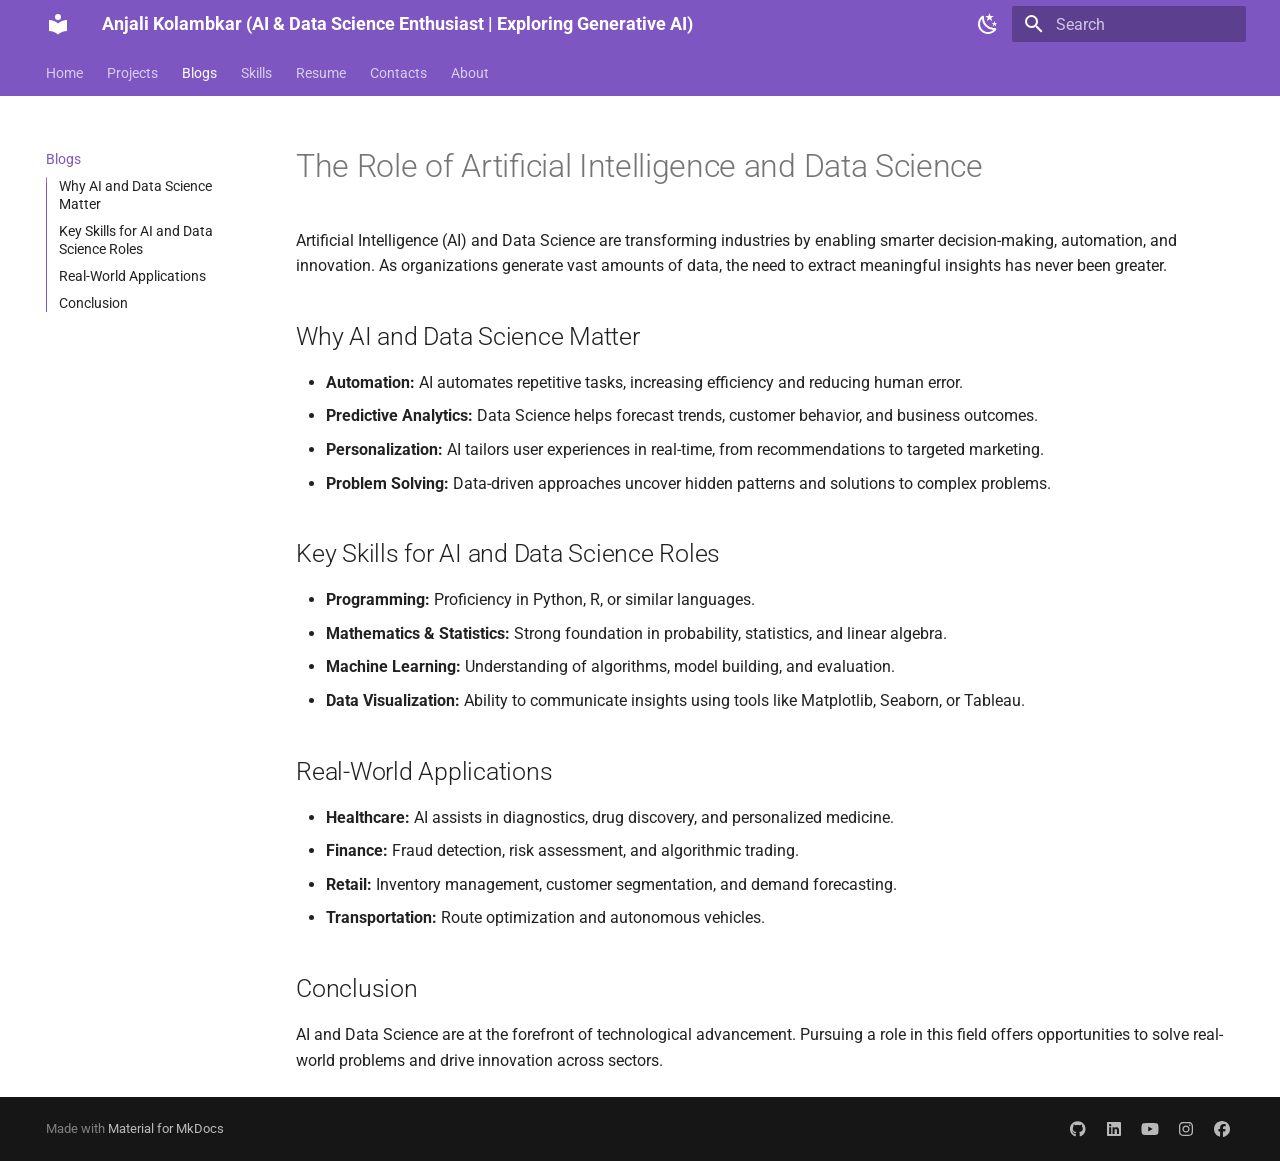
<file: blogs/Blogs/index.html>
<!doctype html>
<html lang="en" class="no-js">
  <head>
    
      <meta charset="utf-8">
      <meta name="viewport" content="width=device-width,initial-scale=1">
      
        <meta name="description" content="A collection of my projects">
      
      
        <meta name="author" content="Anjali Kolambkar">
      
      
      
        <link rel="prev" href="../../Projects/">
      
      
        <link rel="next" href="../../Skills/">
      
      
      <link rel="icon" href="../../assets/images/favicon.png">
      <meta name="generator" content="mkdocs-1.6.1, mkdocs-material-9.6.15">
    
    
      
        <title>Blogs - Anjali Kolambkar (AI & Data Science Enthusiast | Exploring Generative AI)</title>
      
    
    
      <link rel="stylesheet" href="../../assets/stylesheets/main.342714a4.min.css">
      
        
        <link rel="stylesheet" href="../../assets/stylesheets/palette.06af60db.min.css">
      
      


    
    
      
    
    
      
        
        
        <link rel="preconnect" href="https://fonts.gstatic.com" crossorigin>
        <link rel="stylesheet" href="https://fonts.googleapis.com/css?family=Roboto:300,300i,400,400i,700,700i%7CRoboto+Mono:400,400i,700,700i&display=fallback">
        <style>:root{--md-text-font:"Roboto";--md-code-font:"Roboto Mono"}</style>
      
    
    
      <link rel="stylesheet" href="../../stylesheets/extra.css">
    
    <script>__md_scope=new URL("../..",location),__md_hash=e=>[...e].reduce(((e,_)=>(e<<5)-e+_.charCodeAt(0)),0),__md_get=(e,_=localStorage,t=__md_scope)=>JSON.parse(_.getItem(t.pathname+"."+e)),__md_set=(e,_,t=localStorage,a=__md_scope)=>{try{t.setItem(a.pathname+"."+e,JSON.stringify(_))}catch(e){}}</script>
    
      

    
    
    
  </head>
  
  
    
    
      
    
    
    
    
    <body dir="ltr" data-md-color-scheme="default" data-md-color-primary="deep-purple" data-md-color-accent="cyan">
  
    
    <input class="md-toggle" data-md-toggle="drawer" type="checkbox" id="__drawer" autocomplete="off">
    <input class="md-toggle" data-md-toggle="search" type="checkbox" id="__search" autocomplete="off">
    <label class="md-overlay" for="__drawer"></label>
    <div data-md-component="skip">
      
        
        <a href="#the-role-of-artificial-intelligence-and-data-science" class="md-skip">
          Skip to content
        </a>
      
    </div>
    <div data-md-component="announce">
      
    </div>
    
    
      

<header class="md-header" data-md-component="header">
  <nav class="md-header__inner md-grid" aria-label="Header">
    <a href="../.." title="Anjali Kolambkar (AI &amp; Data Science Enthusiast | Exploring Generative AI)" class="md-header__button md-logo" aria-label="Anjali Kolambkar (AI & Data Science Enthusiast | Exploring Generative AI)" data-md-component="logo">
      
  
  <svg xmlns="http://www.w3.org/2000/svg" viewBox="0 0 24 24"><path d="M12 8a3 3 0 0 0 3-3 3 3 0 0 0-3-3 3 3 0 0 0-3 3 3 3 0 0 0 3 3m0 3.54C9.64 9.35 6.5 8 3 8v11c3.5 0 6.64 1.35 9 3.54 2.36-2.19 5.5-3.54 9-3.54V8c-3.5 0-6.64 1.35-9 3.54"/></svg>

    </a>
    <label class="md-header__button md-icon" for="__drawer">
      
      <svg xmlns="http://www.w3.org/2000/svg" viewBox="0 0 24 24"><path d="M3 6h18v2H3zm0 5h18v2H3zm0 5h18v2H3z"/></svg>
    </label>
    <div class="md-header__title" data-md-component="header-title">
      <div class="md-header__ellipsis">
        <div class="md-header__topic">
          <span class="md-ellipsis">
            Anjali Kolambkar (AI & Data Science Enthusiast | Exploring Generative AI)
          </span>
        </div>
        <div class="md-header__topic" data-md-component="header-topic">
          <span class="md-ellipsis">
            
              Blogs
            
          </span>
        </div>
      </div>
    </div>
    
      
        <form class="md-header__option" data-md-component="palette">
  
    
    
    
    <input class="md-option" data-md-color-media="" data-md-color-scheme="default" data-md-color-primary="deep-purple" data-md-color-accent="cyan"  aria-label="Switch to dark mode"  type="radio" name="__palette" id="__palette_0">
    
      <label class="md-header__button md-icon" title="Switch to dark mode" for="__palette_1" hidden>
        <svg xmlns="http://www.w3.org/2000/svg" viewBox="0 0 24 24"><path d="m17.75 4.09-2.53 1.94.91 3.06-2.63-1.81-2.63 1.81.91-3.06-2.53-1.94L12.44 4l1.06-3 1.06 3zm3.5 6.91-1.64 1.25.59 1.98-1.7-1.17-1.7 1.17.59-1.98L15.75 11l2.06-.05L18.5 9l.69 1.95zm-2.28 4.95c.83-.08 1.72 1.1 1.19 1.85-.32.45-.66.87-1.08 1.27C15.17 23 8.84 23 4.94 19.07c-3.91-3.9-3.91-10.24 0-14.14.4-.4.82-.76 1.27-1.08.75-.53 1.93.36 1.85 1.19-.27 2.86.69 5.83 2.89 8.02a9.96 9.96 0 0 0 8.02 2.89m-1.64 2.02a12.08 12.08 0 0 1-7.8-3.47c-2.17-2.19-3.33-5-3.49-7.82-2.81 3.14-2.7 7.96.31 10.98 3.02 3.01 7.84 3.12 10.98.31"/></svg>
      </label>
    
  
    
    
    
    <input class="md-option" data-md-color-media="" data-md-color-scheme="slate" data-md-color-primary="neon-green" data-md-color-accent="pink"  aria-label="Switch to light mode"  type="radio" name="__palette" id="__palette_1">
    
      <label class="md-header__button md-icon" title="Switch to light mode" for="__palette_0" hidden>
        <svg xmlns="http://www.w3.org/2000/svg" viewBox="0 0 24 24"><path d="M12 7a5 5 0 0 1 5 5 5 5 0 0 1-5 5 5 5 0 0 1-5-5 5 5 0 0 1 5-5m0 2a3 3 0 0 0-3 3 3 3 0 0 0 3 3 3 3 0 0 0 3-3 3 3 0 0 0-3-3m0-7 2.39 3.42C13.65 5.15 12.84 5 12 5s-1.65.15-2.39.42zM3.34 7l4.16-.35A7.2 7.2 0 0 0 5.94 8.5c-.44.74-.69 1.5-.83 2.29zm.02 10 1.76-3.77a7.131 7.131 0 0 0 2.38 4.14zM20.65 7l-1.77 3.79a7.02 7.02 0 0 0-2.38-4.15zm-.01 10-4.14.36c.59-.51 1.12-1.14 1.54-1.86.42-.73.69-1.5.83-2.29zM12 22l-2.41-3.44c.74.27 1.55.44 2.41.44.82 0 1.63-.17 2.37-.44z"/></svg>
      </label>
    
  
</form>
      
    
    
      <script>var palette=__md_get("__palette");if(palette&&palette.color){if("(prefers-color-scheme)"===palette.color.media){var media=matchMedia("(prefers-color-scheme: light)"),input=document.querySelector(media.matches?"[data-md-color-media='(prefers-color-scheme: light)']":"[data-md-color-media='(prefers-color-scheme: dark)']");palette.color.media=input.getAttribute("data-md-color-media"),palette.color.scheme=input.getAttribute("data-md-color-scheme"),palette.color.primary=input.getAttribute("data-md-color-primary"),palette.color.accent=input.getAttribute("data-md-color-accent")}for(var[key,value]of Object.entries(palette.color))document.body.setAttribute("data-md-color-"+key,value)}</script>
    
    
    
      
      
        <label class="md-header__button md-icon" for="__search">
          
          <svg xmlns="http://www.w3.org/2000/svg" viewBox="0 0 24 24"><path d="M9.5 3A6.5 6.5 0 0 1 16 9.5c0 1.61-.59 3.09-1.56 4.23l.27.27h.79l5 5-1.5 1.5-5-5v-.79l-.27-.27A6.52 6.52 0 0 1 9.5 16 6.5 6.5 0 0 1 3 9.5 6.5 6.5 0 0 1 9.5 3m0 2C7 5 5 7 5 9.5S7 14 9.5 14 14 12 14 9.5 12 5 9.5 5"/></svg>
        </label>
        <div class="md-search" data-md-component="search" role="dialog">
  <label class="md-search__overlay" for="__search"></label>
  <div class="md-search__inner" role="search">
    <form class="md-search__form" name="search">
      <input type="text" class="md-search__input" name="query" aria-label="Search" placeholder="Search" autocapitalize="off" autocorrect="off" autocomplete="off" spellcheck="false" data-md-component="search-query" required>
      <label class="md-search__icon md-icon" for="__search">
        
        <svg xmlns="http://www.w3.org/2000/svg" viewBox="0 0 24 24"><path d="M9.5 3A6.5 6.5 0 0 1 16 9.5c0 1.61-.59 3.09-1.56 4.23l.27.27h.79l5 5-1.5 1.5-5-5v-.79l-.27-.27A6.52 6.52 0 0 1 9.5 16 6.5 6.5 0 0 1 3 9.5 6.5 6.5 0 0 1 9.5 3m0 2C7 5 5 7 5 9.5S7 14 9.5 14 14 12 14 9.5 12 5 9.5 5"/></svg>
        
        <svg xmlns="http://www.w3.org/2000/svg" viewBox="0 0 24 24"><path d="M20 11v2H8l5.5 5.5-1.42 1.42L4.16 12l7.92-7.92L13.5 5.5 8 11z"/></svg>
      </label>
      <nav class="md-search__options" aria-label="Search">
        
        <button type="reset" class="md-search__icon md-icon" title="Clear" aria-label="Clear" tabindex="-1">
          
          <svg xmlns="http://www.w3.org/2000/svg" viewBox="0 0 24 24"><path d="M19 6.41 17.59 5 12 10.59 6.41 5 5 6.41 10.59 12 5 17.59 6.41 19 12 13.41 17.59 19 19 17.59 13.41 12z"/></svg>
        </button>
      </nav>
      
        <div class="md-search__suggest" data-md-component="search-suggest"></div>
      
    </form>
    <div class="md-search__output">
      <div class="md-search__scrollwrap" tabindex="0" data-md-scrollfix>
        <div class="md-search-result" data-md-component="search-result">
          <div class="md-search-result__meta">
            Initializing search
          </div>
          <ol class="md-search-result__list" role="presentation"></ol>
        </div>
      </div>
    </div>
  </div>
</div>
      
    
    
  </nav>
  
</header>
    
    <div class="md-container" data-md-component="container">
      
      
        
          
            
<nav class="md-tabs" aria-label="Tabs" data-md-component="tabs">
  <div class="md-grid">
    <ul class="md-tabs__list">
      
        
  
  
  
  
    <li class="md-tabs__item">
      <a href="../.." class="md-tabs__link">
        
  
  
    
  
  Home

      </a>
    </li>
  

      
        
  
  
  
  
    <li class="md-tabs__item">
      <a href="../../Projects/" class="md-tabs__link">
        
  
  
    
  
  Projects

      </a>
    </li>
  

      
        
  
  
  
    
  
  
    <li class="md-tabs__item md-tabs__item--active">
      <a href="./" class="md-tabs__link">
        
  
  
    
  
  Blogs

      </a>
    </li>
  

      
        
  
  
  
  
    <li class="md-tabs__item">
      <a href="../../Skills/" class="md-tabs__link">
        
  
  
    
  
  Skills

      </a>
    </li>
  

      
        
  
  
  
  
    <li class="md-tabs__item">
      <a href="../../Resume/" class="md-tabs__link">
        
  
  
    
  
  Resume

      </a>
    </li>
  

      
        
  
  
  
  
    <li class="md-tabs__item">
      <a href="../../Contacts/" class="md-tabs__link">
        
  
  
    
  
  Contacts

      </a>
    </li>
  

      
        
  
  
  
  
    <li class="md-tabs__item">
      <a href="../../about/" class="md-tabs__link">
        
  
  
    
  
  About

      </a>
    </li>
  

      
    </ul>
  </div>
</nav>
          
        
      
      <main class="md-main" data-md-component="main">
        <div class="md-main__inner md-grid">
          
            
              
              <div class="md-sidebar md-sidebar--primary" data-md-component="sidebar" data-md-type="navigation" >
                <div class="md-sidebar__scrollwrap">
                  <div class="md-sidebar__inner">
                    


  


  

<nav class="md-nav md-nav--primary md-nav--lifted md-nav--integrated" aria-label="Navigation" data-md-level="0">
  <label class="md-nav__title" for="__drawer">
    <a href="../.." title="Anjali Kolambkar (AI &amp; Data Science Enthusiast | Exploring Generative AI)" class="md-nav__button md-logo" aria-label="Anjali Kolambkar (AI & Data Science Enthusiast | Exploring Generative AI)" data-md-component="logo">
      
  
  <svg xmlns="http://www.w3.org/2000/svg" viewBox="0 0 24 24"><path d="M12 8a3 3 0 0 0 3-3 3 3 0 0 0-3-3 3 3 0 0 0-3 3 3 3 0 0 0 3 3m0 3.54C9.64 9.35 6.5 8 3 8v11c3.5 0 6.64 1.35 9 3.54 2.36-2.19 5.5-3.54 9-3.54V8c-3.5 0-6.64 1.35-9 3.54"/></svg>

    </a>
    Anjali Kolambkar (AI & Data Science Enthusiast | Exploring Generative AI)
  </label>
  
  <ul class="md-nav__list" data-md-scrollfix>
    
      
      
  
  
  
  
    <li class="md-nav__item">
      <a href="../.." class="md-nav__link">
        
  
  
  <span class="md-ellipsis">
    Home
    
  </span>
  

      </a>
    </li>
  

    
      
      
  
  
  
  
    <li class="md-nav__item">
      <a href="../../Projects/" class="md-nav__link">
        
  
  
  <span class="md-ellipsis">
    Projects
    
  </span>
  

      </a>
    </li>
  

    
      
      
  
  
    
  
  
  
    <li class="md-nav__item md-nav__item--active">
      
      <input class="md-nav__toggle md-toggle" type="checkbox" id="__toc">
      
      
        
      
      
        <label class="md-nav__link md-nav__link--active" for="__toc">
          
  
  
  <span class="md-ellipsis">
    Blogs
    
  </span>
  

          <span class="md-nav__icon md-icon"></span>
        </label>
      
      <a href="./" class="md-nav__link md-nav__link--active">
        
  
  
  <span class="md-ellipsis">
    Blogs
    
  </span>
  

      </a>
      
        

<nav class="md-nav md-nav--secondary" aria-label="Table of contents">
  
  
  
    
  
  
    <label class="md-nav__title" for="__toc">
      <span class="md-nav__icon md-icon"></span>
      Table of contents
    </label>
    <ul class="md-nav__list" data-md-component="toc" data-md-scrollfix>
      
        <li class="md-nav__item">
  <a href="#why-ai-and-data-science-matter" class="md-nav__link">
    <span class="md-ellipsis">
      Why AI and Data Science Matter
    </span>
  </a>
  
</li>
      
        <li class="md-nav__item">
  <a href="#key-skills-for-ai-and-data-science-roles" class="md-nav__link">
    <span class="md-ellipsis">
      Key Skills for AI and Data Science Roles
    </span>
  </a>
  
</li>
      
        <li class="md-nav__item">
  <a href="#real-world-applications" class="md-nav__link">
    <span class="md-ellipsis">
      Real-World Applications
    </span>
  </a>
  
</li>
      
        <li class="md-nav__item">
  <a href="#conclusion" class="md-nav__link">
    <span class="md-ellipsis">
      Conclusion
    </span>
  </a>
  
</li>
      
    </ul>
  
</nav>
      
    </li>
  

    
      
      
  
  
  
  
    <li class="md-nav__item">
      <a href="../../Skills/" class="md-nav__link">
        
  
  
  <span class="md-ellipsis">
    Skills
    
  </span>
  

      </a>
    </li>
  

    
      
      
  
  
  
  
    <li class="md-nav__item">
      <a href="../../Resume/" class="md-nav__link">
        
  
  
  <span class="md-ellipsis">
    Resume
    
  </span>
  

      </a>
    </li>
  

    
      
      
  
  
  
  
    <li class="md-nav__item">
      <a href="../../Contacts/" class="md-nav__link">
        
  
  
  <span class="md-ellipsis">
    Contacts
    
  </span>
  

      </a>
    </li>
  

    
      
      
  
  
  
  
    <li class="md-nav__item">
      <a href="../../about/" class="md-nav__link">
        
  
  
  <span class="md-ellipsis">
    About
    
  </span>
  

      </a>
    </li>
  

    
  </ul>
</nav>
                  </div>
                </div>
              </div>
            
            
          
          
            <div class="md-content" data-md-component="content">
              <article class="md-content__inner md-typeset">
                
                  



<h1 id="the-role-of-artificial-intelligence-and-data-science">The Role of Artificial Intelligence and Data Science<a class="headerlink" href="#the-role-of-artificial-intelligence-and-data-science" title="Permanent link">&para;</a></h1>
<p>Artificial Intelligence (AI) and Data Science are transforming industries by enabling smarter decision-making, automation, and innovation. As organizations generate vast amounts of data, the need to extract meaningful insights has never been greater.</p>
<h2 id="why-ai-and-data-science-matter">Why AI and Data Science Matter<a class="headerlink" href="#why-ai-and-data-science-matter" title="Permanent link">&para;</a></h2>
<ul>
<li><strong>Automation:</strong> AI automates repetitive tasks, increasing efficiency and reducing human error.</li>
<li><strong>Predictive Analytics:</strong> Data Science helps forecast trends, customer behavior, and business outcomes.</li>
<li><strong>Personalization:</strong> AI tailors user experiences in real-time, from recommendations to targeted marketing.</li>
<li><strong>Problem Solving:</strong> Data-driven approaches uncover hidden patterns and solutions to complex problems.</li>
</ul>
<h2 id="key-skills-for-ai-and-data-science-roles">Key Skills for AI and Data Science Roles<a class="headerlink" href="#key-skills-for-ai-and-data-science-roles" title="Permanent link">&para;</a></h2>
<ul>
<li><strong>Programming:</strong> Proficiency in Python, R, or similar languages.</li>
<li><strong>Mathematics &amp; Statistics:</strong> Strong foundation in probability, statistics, and linear algebra.</li>
<li><strong>Machine Learning:</strong> Understanding of algorithms, model building, and evaluation.</li>
<li><strong>Data Visualization:</strong> Ability to communicate insights using tools like Matplotlib, Seaborn, or Tableau.</li>
</ul>
<h2 id="real-world-applications">Real-World Applications<a class="headerlink" href="#real-world-applications" title="Permanent link">&para;</a></h2>
<ul>
<li><strong>Healthcare:</strong> AI assists in diagnostics, drug discovery, and personalized medicine.</li>
<li><strong>Finance:</strong> Fraud detection, risk assessment, and algorithmic trading.</li>
<li><strong>Retail:</strong> Inventory management, customer segmentation, and demand forecasting.</li>
<li><strong>Transportation:</strong> Route optimization and autonomous vehicles.</li>
</ul>
<h2 id="conclusion">Conclusion<a class="headerlink" href="#conclusion" title="Permanent link">&para;</a></h2>
<p>AI and Data Science are at the forefront of technological advancement. Pursuing a role in this field offers opportunities to solve real-world problems and drive innovation across sectors.</p>












                
              </article>
            </div>
          
          
  <script>var tabs=__md_get("__tabs");if(Array.isArray(tabs))e:for(var set of document.querySelectorAll(".tabbed-set")){var labels=set.querySelector(".tabbed-labels");for(var tab of tabs)for(var label of labels.getElementsByTagName("label"))if(label.innerText.trim()===tab){var input=document.getElementById(label.htmlFor);input.checked=!0;continue e}}</script>

<script>var target=document.getElementById(location.hash.slice(1));target&&target.name&&(target.checked=target.name.startsWith("__tabbed_"))</script>
        </div>
        
          <button type="button" class="md-top md-icon" data-md-component="top" hidden>
  
  <svg xmlns="http://www.w3.org/2000/svg" viewBox="0 0 24 24"><path d="M13 20h-2V8l-5.5 5.5-1.42-1.42L12 4.16l7.92 7.92-1.42 1.42L13 8z"/></svg>
  Back to top
</button>
        
      </main>
      
        <footer class="md-footer">
  
  <div class="md-footer-meta md-typeset">
    <div class="md-footer-meta__inner md-grid">
      <div class="md-copyright">
  
  
    Made with
    <a href="https://squidfunk.github.io/mkdocs-material/" target="_blank" rel="noopener">
      Material for MkDocs
    </a>
  
</div>
      
        <div class="md-social">
  
    
    
    
    
      
      
    
    <a href="https://github.com/yourusername" target="_blank" rel="noopener" title="github.com" class="md-social__link">
      <svg xmlns="http://www.w3.org/2000/svg" viewBox="0 0 496 512"><!--! Font Awesome Free 6.7.2 by @fontawesome - https://fontawesome.com License - https://fontawesome.com/license/free (Icons: CC BY 4.0, Fonts: SIL OFL 1.1, Code: MIT License) Copyright 2024 Fonticons, Inc.--><path d="M165.9 397.4c0 2-2.3 3.6-5.2 3.6-3.3.3-5.6-1.3-5.6-3.6 0-2 2.3-3.6 5.2-3.6 3-.3 5.6 1.3 5.6 3.6m-31.1-4.5c-.7 2 1.3 4.3 4.3 4.9 2.6 1 5.6 0 6.2-2s-1.3-4.3-4.3-5.2c-2.6-.7-5.5.3-6.2 2.3m44.2-1.7c-2.9.7-4.9 2.6-4.6 4.9.3 2 2.9 3.3 5.9 2.6 2.9-.7 4.9-2.6 4.6-4.6-.3-1.9-3-3.2-5.9-2.9M244.8 8C106.1 8 0 113.3 0 252c0 110.9 69.8 205.8 169.5 239.2 12.8 2.3 17.3-5.6 17.3-12.1 0-6.2-.3-40.4-.3-61.4 0 0-70 15-84.7-29.8 0 0-11.4-29.1-27.8-36.6 0 0-22.9-15.7 1.6-15.4 0 0 24.9 2 38.6 25.8 21.9 38.6 58.6 27.5 72.9 20.9 2.3-16 8.8-27.1 16-33.7-55.9-6.2-112.3-14.3-112.3-110.5 0-27.5 7.6-41.3 23.6-58.9-2.6-6.5-11.1-33.3 2.6-67.9 20.9-6.5 69 27 69 27 20-5.6 41.5-8.5 62.8-8.5s42.8 2.9 62.8 8.5c0 0 48.1-33.6 69-27 13.7 34.7 5.2 61.4 2.6 67.9 16 17.7 25.8 31.5 25.8 58.9 0 96.5-58.9 104.2-114.8 110.5 9.2 7.9 17 22.9 17 46.4 0 33.7-.3 75.4-.3 83.6 0 6.5 4.6 14.4 17.3 12.1C428.2 457.8 496 362.9 496 252 496 113.3 383.5 8 244.8 8M97.2 352.9c-1.3 1-1 3.3.7 5.2 1.6 1.6 3.9 2.3 5.2 1 1.3-1 1-3.3-.7-5.2-1.6-1.6-3.9-2.3-5.2-1m-10.8-8.1c-.7 1.3.3 2.9 2.3 3.9 1.6 1 3.6.7 4.3-.7.7-1.3-.3-2.9-2.3-3.9-2-.6-3.6-.3-4.3.7m32.4 35.6c-1.6 1.3-1 4.3 1.3 6.2 2.3 2.3 5.2 2.6 6.5 1 1.3-1.3.7-4.3-1.3-6.2-2.2-2.3-5.2-2.6-6.5-1m-11.4-14.7c-1.6 1-1.6 3.6 0 5.9s4.3 3.3 5.6 2.3c1.6-1.3 1.6-3.9 0-6.2-1.4-2.3-4-3.3-5.6-2"/></svg>
    </a>
  
    
    
    
    
      
      
    
    <a href="https://linkedin.com/in/yourusername" target="_blank" rel="noopener" title="linkedin.com" class="md-social__link">
      <svg xmlns="http://www.w3.org/2000/svg" viewBox="0 0 448 512"><!--! Font Awesome Free 6.7.2 by @fontawesome - https://fontawesome.com License - https://fontawesome.com/license/free (Icons: CC BY 4.0, Fonts: SIL OFL 1.1, Code: MIT License) Copyright 2024 Fonticons, Inc.--><path d="M416 32H31.9C14.3 32 0 46.5 0 64.3v383.4C0 465.5 14.3 480 31.9 480H416c17.6 0 32-14.5 32-32.3V64.3c0-17.8-14.4-32.3-32-32.3M135.4 416H69V202.2h66.5V416zm-33.2-243c-21.3 0-38.5-17.3-38.5-38.5S80.9 96 102.2 96c21.2 0 38.5 17.3 38.5 38.5 0 21.3-17.2 38.5-38.5 38.5m282.1 243h-66.4V312c0-24.8-.5-56.7-34.5-56.7-34.6 0-39.9 27-39.9 54.9V416h-66.4V202.2h63.7v29.2h.9c8.9-16.8 30.6-34.5 62.9-34.5 67.2 0 79.7 44.3 79.7 101.9z"/></svg>
    </a>
  
    
    
    
    
      
      
    
    <a href="https://youtube.com/@yourchannel" target="_blank" rel="noopener" title="youtube.com" class="md-social__link">
      <svg xmlns="http://www.w3.org/2000/svg" viewBox="0 0 576 512"><!--! Font Awesome Free 6.7.2 by @fontawesome - https://fontawesome.com License - https://fontawesome.com/license/free (Icons: CC BY 4.0, Fonts: SIL OFL 1.1, Code: MIT License) Copyright 2024 Fonticons, Inc.--><path d="M549.655 124.083c-6.281-23.65-24.787-42.276-48.284-48.597C458.781 64 288 64 288 64S117.22 64 74.629 75.486c-23.497 6.322-42.003 24.947-48.284 48.597-11.412 42.867-11.412 132.305-11.412 132.305s0 89.438 11.412 132.305c6.281 23.65 24.787 41.5 48.284 47.821C117.22 448 288 448 288 448s170.78 0 213.371-11.486c23.497-6.321 42.003-24.171 48.284-47.821 11.412-42.867 11.412-132.305 11.412-132.305s0-89.438-11.412-132.305m-317.51 213.508V175.185l142.739 81.205z"/></svg>
    </a>
  
    
    
    
    
      
      
    
    <a href="https://instagram.com/yourusername" target="_blank" rel="noopener" title="instagram.com" class="md-social__link">
      <svg xmlns="http://www.w3.org/2000/svg" viewBox="0 0 448 512"><!--! Font Awesome Free 6.7.2 by @fontawesome - https://fontawesome.com License - https://fontawesome.com/license/free (Icons: CC BY 4.0, Fonts: SIL OFL 1.1, Code: MIT License) Copyright 2024 Fonticons, Inc.--><path d="M224.1 141c-63.6 0-114.9 51.3-114.9 114.9s51.3 114.9 114.9 114.9S339 319.5 339 255.9 287.7 141 224.1 141m0 189.6c-41.1 0-74.7-33.5-74.7-74.7s33.5-74.7 74.7-74.7 74.7 33.5 74.7 74.7-33.6 74.7-74.7 74.7m146.4-194.3c0 14.9-12 26.8-26.8 26.8-14.9 0-26.8-12-26.8-26.8s12-26.8 26.8-26.8 26.8 12 26.8 26.8m76.1 27.2c-1.7-35.9-9.9-67.7-36.2-93.9-26.2-26.2-58-34.4-93.9-36.2-37-2.1-147.9-2.1-184.9 0-35.8 1.7-67.6 9.9-93.9 36.1s-34.4 58-36.2 93.9c-2.1 37-2.1 147.9 0 184.9 1.7 35.9 9.9 67.7 36.2 93.9s58 34.4 93.9 36.2c37 2.1 147.9 2.1 184.9 0 35.9-1.7 67.7-9.9 93.9-36.2 26.2-26.2 34.4-58 36.2-93.9 2.1-37 2.1-147.8 0-184.8M398.8 388c-7.8 19.6-22.9 34.7-42.6 42.6-29.5 11.7-99.5 9-132.1 9s-102.7 2.6-132.1-9c-19.6-7.8-34.7-22.9-42.6-42.6-11.7-29.5-9-99.5-9-132.1s-2.6-102.7 9-132.1c7.8-19.6 22.9-34.7 42.6-42.6 29.5-11.7 99.5-9 132.1-9s102.7-2.6 132.1 9c19.6 7.8 34.7 22.9 42.6 42.6 11.7 29.5 9 99.5 9 132.1s2.7 102.7-9 132.1"/></svg>
    </a>
  
    
    
    
    
      
      
    
    <a href="https://facebook.com/yourusername" target="_blank" rel="noopener" title="facebook.com" class="md-social__link">
      <svg xmlns="http://www.w3.org/2000/svg" viewBox="0 0 512 512"><!--! Font Awesome Free 6.7.2 by @fontawesome - https://fontawesome.com License - https://fontawesome.com/license/free (Icons: CC BY 4.0, Fonts: SIL OFL 1.1, Code: MIT License) Copyright 2024 Fonticons, Inc.--><path d="M512 256C512 114.6 397.4 0 256 0S0 114.6 0 256c0 120 82.7 220.8 194.2 248.5V334.2h-52.8V256h52.8v-33.7c0-87.1 39.4-127.5 125-127.5 16.2 0 44.2 3.2 55.7 6.4V172c-6-.6-16.5-1-29.6-1-42 0-58.2 15.9-58.2 57.2V256h83.6l-14.4 78.2H287v175.9C413.8 494.8 512 386.9 512 256"/></svg>
    </a>
  
</div>
      
    </div>
  </div>
</footer>
      
    </div>
    <div class="md-dialog" data-md-component="dialog">
      <div class="md-dialog__inner md-typeset"></div>
    </div>
    
    
    
      
      <script id="__config" type="application/json">{"base": "../..", "features": ["navigation.tabs", "navigation.top", "content.code.copy", "content.code.annotate", "content.tabs.link", "toc.integrate", "search.highlight", "search.suggest"], "search": "../../assets/javascripts/workers/search.d50fe291.min.js", "tags": null, "translations": {"clipboard.copied": "Copied to clipboard", "clipboard.copy": "Copy to clipboard", "search.result.more.one": "1 more on this page", "search.result.more.other": "# more on this page", "search.result.none": "No matching documents", "search.result.one": "1 matching document", "search.result.other": "# matching documents", "search.result.placeholder": "Type to start searching", "search.result.term.missing": "Missing", "select.version": "Select version"}, "version": null}</script>
    
    
      <script src="../../assets/javascripts/bundle.56ea9cef.min.js"></script>
      
    
  </body>
</html>
</file>
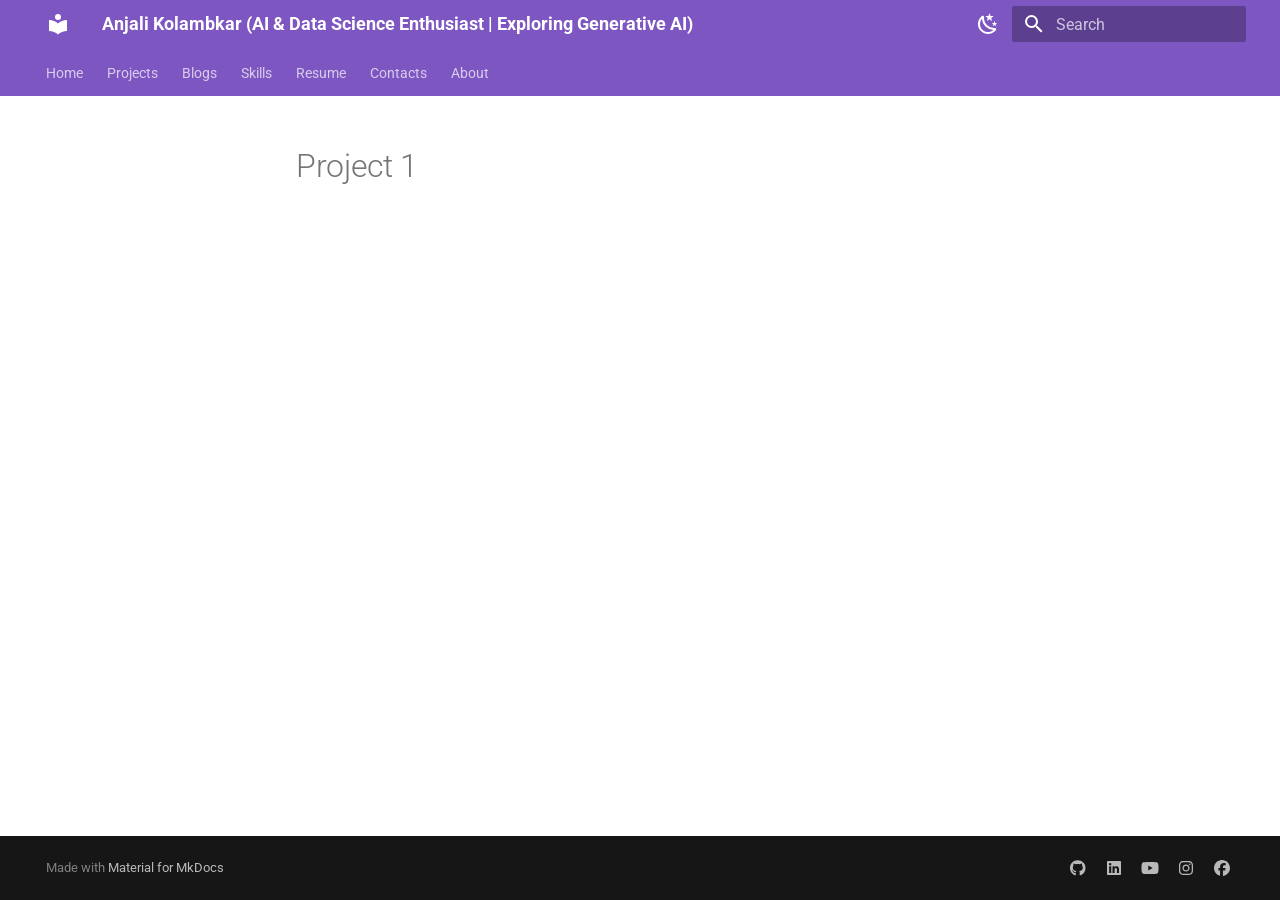
<file: Projects/project_1/index.html>
<!doctype html>
<html lang="en" class="no-js">
  <head>
    
      <meta charset="utf-8">
      <meta name="viewport" content="width=device-width,initial-scale=1">
      
        <meta name="description" content="A collection of my projects">
      
      
        <meta name="author" content="Anjali Kolambkar">
      
      
      
      
      
      <link rel="icon" href="../../assets/images/favicon.png">
      <meta name="generator" content="mkdocs-1.6.1, mkdocs-material-9.6.15">
    
    
      
        <title>Project 1 - Anjali Kolambkar (AI & Data Science Enthusiast | Exploring Generative AI)</title>
      
    
    
      <link rel="stylesheet" href="../../assets/stylesheets/main.342714a4.min.css">
      
        
        <link rel="stylesheet" href="../../assets/stylesheets/palette.06af60db.min.css">
      
      


    
    
      
    
    
      
        
        
        <link rel="preconnect" href="https://fonts.gstatic.com" crossorigin>
        <link rel="stylesheet" href="https://fonts.googleapis.com/css?family=Roboto:300,300i,400,400i,700,700i%7CRoboto+Mono:400,400i,700,700i&display=fallback">
        <style>:root{--md-text-font:"Roboto";--md-code-font:"Roboto Mono"}</style>
      
    
    
      <link rel="stylesheet" href="../../stylesheets/extra.css">
    
    <script>__md_scope=new URL("../..",location),__md_hash=e=>[...e].reduce(((e,_)=>(e<<5)-e+_.charCodeAt(0)),0),__md_get=(e,_=localStorage,t=__md_scope)=>JSON.parse(_.getItem(t.pathname+"."+e)),__md_set=(e,_,t=localStorage,a=__md_scope)=>{try{t.setItem(a.pathname+"."+e,JSON.stringify(_))}catch(e){}}</script>
    
      

    
    
    
  </head>
  
  
    
    
      
    
    
    
    
    <body dir="ltr" data-md-color-scheme="default" data-md-color-primary="deep-purple" data-md-color-accent="cyan">
  
    
    <input class="md-toggle" data-md-toggle="drawer" type="checkbox" id="__drawer" autocomplete="off">
    <input class="md-toggle" data-md-toggle="search" type="checkbox" id="__search" autocomplete="off">
    <label class="md-overlay" for="__drawer"></label>
    <div data-md-component="skip">
      
    </div>
    <div data-md-component="announce">
      
    </div>
    
    
      

<header class="md-header" data-md-component="header">
  <nav class="md-header__inner md-grid" aria-label="Header">
    <a href="../.." title="Anjali Kolambkar (AI &amp; Data Science Enthusiast | Exploring Generative AI)" class="md-header__button md-logo" aria-label="Anjali Kolambkar (AI & Data Science Enthusiast | Exploring Generative AI)" data-md-component="logo">
      
  
  <svg xmlns="http://www.w3.org/2000/svg" viewBox="0 0 24 24"><path d="M12 8a3 3 0 0 0 3-3 3 3 0 0 0-3-3 3 3 0 0 0-3 3 3 3 0 0 0 3 3m0 3.54C9.64 9.35 6.5 8 3 8v11c3.5 0 6.64 1.35 9 3.54 2.36-2.19 5.5-3.54 9-3.54V8c-3.5 0-6.64 1.35-9 3.54"/></svg>

    </a>
    <label class="md-header__button md-icon" for="__drawer">
      
      <svg xmlns="http://www.w3.org/2000/svg" viewBox="0 0 24 24"><path d="M3 6h18v2H3zm0 5h18v2H3zm0 5h18v2H3z"/></svg>
    </label>
    <div class="md-header__title" data-md-component="header-title">
      <div class="md-header__ellipsis">
        <div class="md-header__topic">
          <span class="md-ellipsis">
            Anjali Kolambkar (AI & Data Science Enthusiast | Exploring Generative AI)
          </span>
        </div>
        <div class="md-header__topic" data-md-component="header-topic">
          <span class="md-ellipsis">
            
              Project 1
            
          </span>
        </div>
      </div>
    </div>
    
      
        <form class="md-header__option" data-md-component="palette">
  
    
    
    
    <input class="md-option" data-md-color-media="" data-md-color-scheme="default" data-md-color-primary="deep-purple" data-md-color-accent="cyan"  aria-label="Switch to dark mode"  type="radio" name="__palette" id="__palette_0">
    
      <label class="md-header__button md-icon" title="Switch to dark mode" for="__palette_1" hidden>
        <svg xmlns="http://www.w3.org/2000/svg" viewBox="0 0 24 24"><path d="m17.75 4.09-2.53 1.94.91 3.06-2.63-1.81-2.63 1.81.91-3.06-2.53-1.94L12.44 4l1.06-3 1.06 3zm3.5 6.91-1.64 1.25.59 1.98-1.7-1.17-1.7 1.17.59-1.98L15.75 11l2.06-.05L18.5 9l.69 1.95zm-2.28 4.95c.83-.08 1.72 1.1 1.19 1.85-.32.45-.66.87-1.08 1.27C15.17 23 8.84 23 4.94 19.07c-3.91-3.9-3.91-10.24 0-14.14.4-.4.82-.76 1.27-1.08.75-.53 1.93.36 1.85 1.19-.27 2.86.69 5.83 2.89 8.02a9.96 9.96 0 0 0 8.02 2.89m-1.64 2.02a12.08 12.08 0 0 1-7.8-3.47c-2.17-2.19-3.33-5-3.49-7.82-2.81 3.14-2.7 7.96.31 10.98 3.02 3.01 7.84 3.12 10.98.31"/></svg>
      </label>
    
  
    
    
    
    <input class="md-option" data-md-color-media="" data-md-color-scheme="slate" data-md-color-primary="neon-green" data-md-color-accent="pink"  aria-label="Switch to light mode"  type="radio" name="__palette" id="__palette_1">
    
      <label class="md-header__button md-icon" title="Switch to light mode" for="__palette_0" hidden>
        <svg xmlns="http://www.w3.org/2000/svg" viewBox="0 0 24 24"><path d="M12 7a5 5 0 0 1 5 5 5 5 0 0 1-5 5 5 5 0 0 1-5-5 5 5 0 0 1 5-5m0 2a3 3 0 0 0-3 3 3 3 0 0 0 3 3 3 3 0 0 0 3-3 3 3 0 0 0-3-3m0-7 2.39 3.42C13.65 5.15 12.84 5 12 5s-1.65.15-2.39.42zM3.34 7l4.16-.35A7.2 7.2 0 0 0 5.94 8.5c-.44.74-.69 1.5-.83 2.29zm.02 10 1.76-3.77a7.131 7.131 0 0 0 2.38 4.14zM20.65 7l-1.77 3.79a7.02 7.02 0 0 0-2.38-4.15zm-.01 10-4.14.36c.59-.51 1.12-1.14 1.54-1.86.42-.73.69-1.5.83-2.29zM12 22l-2.41-3.44c.74.27 1.55.44 2.41.44.82 0 1.63-.17 2.37-.44z"/></svg>
      </label>
    
  
</form>
      
    
    
      <script>var palette=__md_get("__palette");if(palette&&palette.color){if("(prefers-color-scheme)"===palette.color.media){var media=matchMedia("(prefers-color-scheme: light)"),input=document.querySelector(media.matches?"[data-md-color-media='(prefers-color-scheme: light)']":"[data-md-color-media='(prefers-color-scheme: dark)']");palette.color.media=input.getAttribute("data-md-color-media"),palette.color.scheme=input.getAttribute("data-md-color-scheme"),palette.color.primary=input.getAttribute("data-md-color-primary"),palette.color.accent=input.getAttribute("data-md-color-accent")}for(var[key,value]of Object.entries(palette.color))document.body.setAttribute("data-md-color-"+key,value)}</script>
    
    
    
      
      
        <label class="md-header__button md-icon" for="__search">
          
          <svg xmlns="http://www.w3.org/2000/svg" viewBox="0 0 24 24"><path d="M9.5 3A6.5 6.5 0 0 1 16 9.5c0 1.61-.59 3.09-1.56 4.23l.27.27h.79l5 5-1.5 1.5-5-5v-.79l-.27-.27A6.52 6.52 0 0 1 9.5 16 6.5 6.5 0 0 1 3 9.5 6.5 6.5 0 0 1 9.5 3m0 2C7 5 5 7 5 9.5S7 14 9.5 14 14 12 14 9.5 12 5 9.5 5"/></svg>
        </label>
        <div class="md-search" data-md-component="search" role="dialog">
  <label class="md-search__overlay" for="__search"></label>
  <div class="md-search__inner" role="search">
    <form class="md-search__form" name="search">
      <input type="text" class="md-search__input" name="query" aria-label="Search" placeholder="Search" autocapitalize="off" autocorrect="off" autocomplete="off" spellcheck="false" data-md-component="search-query" required>
      <label class="md-search__icon md-icon" for="__search">
        
        <svg xmlns="http://www.w3.org/2000/svg" viewBox="0 0 24 24"><path d="M9.5 3A6.5 6.5 0 0 1 16 9.5c0 1.61-.59 3.09-1.56 4.23l.27.27h.79l5 5-1.5 1.5-5-5v-.79l-.27-.27A6.52 6.52 0 0 1 9.5 16 6.5 6.5 0 0 1 3 9.5 6.5 6.5 0 0 1 9.5 3m0 2C7 5 5 7 5 9.5S7 14 9.5 14 14 12 14 9.5 12 5 9.5 5"/></svg>
        
        <svg xmlns="http://www.w3.org/2000/svg" viewBox="0 0 24 24"><path d="M20 11v2H8l5.5 5.5-1.42 1.42L4.16 12l7.92-7.92L13.5 5.5 8 11z"/></svg>
      </label>
      <nav class="md-search__options" aria-label="Search">
        
        <button type="reset" class="md-search__icon md-icon" title="Clear" aria-label="Clear" tabindex="-1">
          
          <svg xmlns="http://www.w3.org/2000/svg" viewBox="0 0 24 24"><path d="M19 6.41 17.59 5 12 10.59 6.41 5 5 6.41 10.59 12 5 17.59 6.41 19 12 13.41 17.59 19 19 17.59 13.41 12z"/></svg>
        </button>
      </nav>
      
        <div class="md-search__suggest" data-md-component="search-suggest"></div>
      
    </form>
    <div class="md-search__output">
      <div class="md-search__scrollwrap" tabindex="0" data-md-scrollfix>
        <div class="md-search-result" data-md-component="search-result">
          <div class="md-search-result__meta">
            Initializing search
          </div>
          <ol class="md-search-result__list" role="presentation"></ol>
        </div>
      </div>
    </div>
  </div>
</div>
      
    
    
  </nav>
  
</header>
    
    <div class="md-container" data-md-component="container">
      
      
        
          
            
<nav class="md-tabs" aria-label="Tabs" data-md-component="tabs">
  <div class="md-grid">
    <ul class="md-tabs__list">
      
        
  
  
  
  
    <li class="md-tabs__item">
      <a href="../.." class="md-tabs__link">
        
  
  
    
  
  Home

      </a>
    </li>
  

      
        
  
  
  
  
    <li class="md-tabs__item">
      <a href="../../Projects/" class="md-tabs__link">
        
  
  
    
  
  Projects

      </a>
    </li>
  

      
        
  
  
  
  
    <li class="md-tabs__item">
      <a href="../../blogs/Blogs/" class="md-tabs__link">
        
  
  
    
  
  Blogs

      </a>
    </li>
  

      
        
  
  
  
  
    <li class="md-tabs__item">
      <a href="../../Skills/" class="md-tabs__link">
        
  
  
    
  
  Skills

      </a>
    </li>
  

      
        
  
  
  
  
    <li class="md-tabs__item">
      <a href="../../Resume/" class="md-tabs__link">
        
  
  
    
  
  Resume

      </a>
    </li>
  

      
        
  
  
  
  
    <li class="md-tabs__item">
      <a href="../../Contacts/" class="md-tabs__link">
        
  
  
    
  
  Contacts

      </a>
    </li>
  

      
        
  
  
  
  
    <li class="md-tabs__item">
      <a href="../../about/" class="md-tabs__link">
        
  
  
    
  
  About

      </a>
    </li>
  

      
    </ul>
  </div>
</nav>
          
        
      
      <main class="md-main" data-md-component="main">
        <div class="md-main__inner md-grid">
          
            
              
              <div class="md-sidebar md-sidebar--primary" data-md-component="sidebar" data-md-type="navigation" >
                <div class="md-sidebar__scrollwrap">
                  <div class="md-sidebar__inner">
                    


  


  

<nav class="md-nav md-nav--primary md-nav--lifted md-nav--integrated" aria-label="Navigation" data-md-level="0">
  <label class="md-nav__title" for="__drawer">
    <a href="../.." title="Anjali Kolambkar (AI &amp; Data Science Enthusiast | Exploring Generative AI)" class="md-nav__button md-logo" aria-label="Anjali Kolambkar (AI & Data Science Enthusiast | Exploring Generative AI)" data-md-component="logo">
      
  
  <svg xmlns="http://www.w3.org/2000/svg" viewBox="0 0 24 24"><path d="M12 8a3 3 0 0 0 3-3 3 3 0 0 0-3-3 3 3 0 0 0-3 3 3 3 0 0 0 3 3m0 3.54C9.64 9.35 6.5 8 3 8v11c3.5 0 6.64 1.35 9 3.54 2.36-2.19 5.5-3.54 9-3.54V8c-3.5 0-6.64 1.35-9 3.54"/></svg>

    </a>
    Anjali Kolambkar (AI & Data Science Enthusiast | Exploring Generative AI)
  </label>
  
  <ul class="md-nav__list" data-md-scrollfix>
    
      
      
  
  
  
  
    <li class="md-nav__item">
      <a href="../.." class="md-nav__link">
        
  
  
  <span class="md-ellipsis">
    Home
    
  </span>
  

      </a>
    </li>
  

    
      
      
  
  
  
  
    <li class="md-nav__item">
      <a href="../../Projects/" class="md-nav__link">
        
  
  
  <span class="md-ellipsis">
    Projects
    
  </span>
  

      </a>
    </li>
  

    
      
      
  
  
  
  
    <li class="md-nav__item">
      <a href="../../blogs/Blogs/" class="md-nav__link">
        
  
  
  <span class="md-ellipsis">
    Blogs
    
  </span>
  

      </a>
    </li>
  

    
      
      
  
  
  
  
    <li class="md-nav__item">
      <a href="../../Skills/" class="md-nav__link">
        
  
  
  <span class="md-ellipsis">
    Skills
    
  </span>
  

      </a>
    </li>
  

    
      
      
  
  
  
  
    <li class="md-nav__item">
      <a href="../../Resume/" class="md-nav__link">
        
  
  
  <span class="md-ellipsis">
    Resume
    
  </span>
  

      </a>
    </li>
  

    
      
      
  
  
  
  
    <li class="md-nav__item">
      <a href="../../Contacts/" class="md-nav__link">
        
  
  
  <span class="md-ellipsis">
    Contacts
    
  </span>
  

      </a>
    </li>
  

    
      
      
  
  
  
  
    <li class="md-nav__item">
      <a href="../../about/" class="md-nav__link">
        
  
  
  <span class="md-ellipsis">
    About
    
  </span>
  

      </a>
    </li>
  

    
  </ul>
</nav>
                  </div>
                </div>
              </div>
            
            
          
          
            <div class="md-content" data-md-component="content">
              <article class="md-content__inner md-typeset">
                
                  



  <h1>Project 1</h1>














                
              </article>
            </div>
          
          
  <script>var tabs=__md_get("__tabs");if(Array.isArray(tabs))e:for(var set of document.querySelectorAll(".tabbed-set")){var labels=set.querySelector(".tabbed-labels");for(var tab of tabs)for(var label of labels.getElementsByTagName("label"))if(label.innerText.trim()===tab){var input=document.getElementById(label.htmlFor);input.checked=!0;continue e}}</script>

<script>var target=document.getElementById(location.hash.slice(1));target&&target.name&&(target.checked=target.name.startsWith("__tabbed_"))</script>
        </div>
        
          <button type="button" class="md-top md-icon" data-md-component="top" hidden>
  
  <svg xmlns="http://www.w3.org/2000/svg" viewBox="0 0 24 24"><path d="M13 20h-2V8l-5.5 5.5-1.42-1.42L12 4.16l7.92 7.92-1.42 1.42L13 8z"/></svg>
  Back to top
</button>
        
      </main>
      
        <footer class="md-footer">
  
  <div class="md-footer-meta md-typeset">
    <div class="md-footer-meta__inner md-grid">
      <div class="md-copyright">
  
  
    Made with
    <a href="https://squidfunk.github.io/mkdocs-material/" target="_blank" rel="noopener">
      Material for MkDocs
    </a>
  
</div>
      
        <div class="md-social">
  
    
    
    
    
      
      
    
    <a href="https://github.com/yourusername" target="_blank" rel="noopener" title="github.com" class="md-social__link">
      <svg xmlns="http://www.w3.org/2000/svg" viewBox="0 0 496 512"><!--! Font Awesome Free 6.7.2 by @fontawesome - https://fontawesome.com License - https://fontawesome.com/license/free (Icons: CC BY 4.0, Fonts: SIL OFL 1.1, Code: MIT License) Copyright 2024 Fonticons, Inc.--><path d="M165.9 397.4c0 2-2.3 3.6-5.2 3.6-3.3.3-5.6-1.3-5.6-3.6 0-2 2.3-3.6 5.2-3.6 3-.3 5.6 1.3 5.6 3.6m-31.1-4.5c-.7 2 1.3 4.3 4.3 4.9 2.6 1 5.6 0 6.2-2s-1.3-4.3-4.3-5.2c-2.6-.7-5.5.3-6.2 2.3m44.2-1.7c-2.9.7-4.9 2.6-4.6 4.9.3 2 2.9 3.3 5.9 2.6 2.9-.7 4.9-2.6 4.6-4.6-.3-1.9-3-3.2-5.9-2.9M244.8 8C106.1 8 0 113.3 0 252c0 110.9 69.8 205.8 169.5 239.2 12.8 2.3 17.3-5.6 17.3-12.1 0-6.2-.3-40.4-.3-61.4 0 0-70 15-84.7-29.8 0 0-11.4-29.1-27.8-36.6 0 0-22.9-15.7 1.6-15.4 0 0 24.9 2 38.6 25.8 21.9 38.6 58.6 27.5 72.9 20.9 2.3-16 8.8-27.1 16-33.7-55.9-6.2-112.3-14.3-112.3-110.5 0-27.5 7.6-41.3 23.6-58.9-2.6-6.5-11.1-33.3 2.6-67.9 20.9-6.5 69 27 69 27 20-5.6 41.5-8.5 62.8-8.5s42.8 2.9 62.8 8.5c0 0 48.1-33.6 69-27 13.7 34.7 5.2 61.4 2.6 67.9 16 17.7 25.8 31.5 25.8 58.9 0 96.5-58.9 104.2-114.8 110.5 9.2 7.9 17 22.9 17 46.4 0 33.7-.3 75.4-.3 83.6 0 6.5 4.6 14.4 17.3 12.1C428.2 457.8 496 362.9 496 252 496 113.3 383.5 8 244.8 8M97.2 352.9c-1.3 1-1 3.3.7 5.2 1.6 1.6 3.9 2.3 5.2 1 1.3-1 1-3.3-.7-5.2-1.6-1.6-3.9-2.3-5.2-1m-10.8-8.1c-.7 1.3.3 2.9 2.3 3.9 1.6 1 3.6.7 4.3-.7.7-1.3-.3-2.9-2.3-3.9-2-.6-3.6-.3-4.3.7m32.4 35.6c-1.6 1.3-1 4.3 1.3 6.2 2.3 2.3 5.2 2.6 6.5 1 1.3-1.3.7-4.3-1.3-6.2-2.2-2.3-5.2-2.6-6.5-1m-11.4-14.7c-1.6 1-1.6 3.6 0 5.9s4.3 3.3 5.6 2.3c1.6-1.3 1.6-3.9 0-6.2-1.4-2.3-4-3.3-5.6-2"/></svg>
    </a>
  
    
    
    
    
      
      
    
    <a href="https://linkedin.com/in/yourusername" target="_blank" rel="noopener" title="linkedin.com" class="md-social__link">
      <svg xmlns="http://www.w3.org/2000/svg" viewBox="0 0 448 512"><!--! Font Awesome Free 6.7.2 by @fontawesome - https://fontawesome.com License - https://fontawesome.com/license/free (Icons: CC BY 4.0, Fonts: SIL OFL 1.1, Code: MIT License) Copyright 2024 Fonticons, Inc.--><path d="M416 32H31.9C14.3 32 0 46.5 0 64.3v383.4C0 465.5 14.3 480 31.9 480H416c17.6 0 32-14.5 32-32.3V64.3c0-17.8-14.4-32.3-32-32.3M135.4 416H69V202.2h66.5V416zm-33.2-243c-21.3 0-38.5-17.3-38.5-38.5S80.9 96 102.2 96c21.2 0 38.5 17.3 38.5 38.5 0 21.3-17.2 38.5-38.5 38.5m282.1 243h-66.4V312c0-24.8-.5-56.7-34.5-56.7-34.6 0-39.9 27-39.9 54.9V416h-66.4V202.2h63.7v29.2h.9c8.9-16.8 30.6-34.5 62.9-34.5 67.2 0 79.7 44.3 79.7 101.9z"/></svg>
    </a>
  
    
    
    
    
      
      
    
    <a href="https://youtube.com/@yourchannel" target="_blank" rel="noopener" title="youtube.com" class="md-social__link">
      <svg xmlns="http://www.w3.org/2000/svg" viewBox="0 0 576 512"><!--! Font Awesome Free 6.7.2 by @fontawesome - https://fontawesome.com License - https://fontawesome.com/license/free (Icons: CC BY 4.0, Fonts: SIL OFL 1.1, Code: MIT License) Copyright 2024 Fonticons, Inc.--><path d="M549.655 124.083c-6.281-23.65-24.787-42.276-48.284-48.597C458.781 64 288 64 288 64S117.22 64 74.629 75.486c-23.497 6.322-42.003 24.947-48.284 48.597-11.412 42.867-11.412 132.305-11.412 132.305s0 89.438 11.412 132.305c6.281 23.65 24.787 41.5 48.284 47.821C117.22 448 288 448 288 448s170.78 0 213.371-11.486c23.497-6.321 42.003-24.171 48.284-47.821 11.412-42.867 11.412-132.305 11.412-132.305s0-89.438-11.412-132.305m-317.51 213.508V175.185l142.739 81.205z"/></svg>
    </a>
  
    
    
    
    
      
      
    
    <a href="https://instagram.com/yourusername" target="_blank" rel="noopener" title="instagram.com" class="md-social__link">
      <svg xmlns="http://www.w3.org/2000/svg" viewBox="0 0 448 512"><!--! Font Awesome Free 6.7.2 by @fontawesome - https://fontawesome.com License - https://fontawesome.com/license/free (Icons: CC BY 4.0, Fonts: SIL OFL 1.1, Code: MIT License) Copyright 2024 Fonticons, Inc.--><path d="M224.1 141c-63.6 0-114.9 51.3-114.9 114.9s51.3 114.9 114.9 114.9S339 319.5 339 255.9 287.7 141 224.1 141m0 189.6c-41.1 0-74.7-33.5-74.7-74.7s33.5-74.7 74.7-74.7 74.7 33.5 74.7 74.7-33.6 74.7-74.7 74.7m146.4-194.3c0 14.9-12 26.8-26.8 26.8-14.9 0-26.8-12-26.8-26.8s12-26.8 26.8-26.8 26.8 12 26.8 26.8m76.1 27.2c-1.7-35.9-9.9-67.7-36.2-93.9-26.2-26.2-58-34.4-93.9-36.2-37-2.1-147.9-2.1-184.9 0-35.8 1.7-67.6 9.9-93.9 36.1s-34.4 58-36.2 93.9c-2.1 37-2.1 147.9 0 184.9 1.7 35.9 9.9 67.7 36.2 93.9s58 34.4 93.9 36.2c37 2.1 147.9 2.1 184.9 0 35.9-1.7 67.7-9.9 93.9-36.2 26.2-26.2 34.4-58 36.2-93.9 2.1-37 2.1-147.8 0-184.8M398.8 388c-7.8 19.6-22.9 34.7-42.6 42.6-29.5 11.7-99.5 9-132.1 9s-102.7 2.6-132.1-9c-19.6-7.8-34.7-22.9-42.6-42.6-11.7-29.5-9-99.5-9-132.1s-2.6-102.7 9-132.1c7.8-19.6 22.9-34.7 42.6-42.6 29.5-11.7 99.5-9 132.1-9s102.7-2.6 132.1 9c19.6 7.8 34.7 22.9 42.6 42.6 11.7 29.5 9 99.5 9 132.1s2.7 102.7-9 132.1"/></svg>
    </a>
  
    
    
    
    
      
      
    
    <a href="https://facebook.com/yourusername" target="_blank" rel="noopener" title="facebook.com" class="md-social__link">
      <svg xmlns="http://www.w3.org/2000/svg" viewBox="0 0 512 512"><!--! Font Awesome Free 6.7.2 by @fontawesome - https://fontawesome.com License - https://fontawesome.com/license/free (Icons: CC BY 4.0, Fonts: SIL OFL 1.1, Code: MIT License) Copyright 2024 Fonticons, Inc.--><path d="M512 256C512 114.6 397.4 0 256 0S0 114.6 0 256c0 120 82.7 220.8 194.2 248.5V334.2h-52.8V256h52.8v-33.7c0-87.1 39.4-127.5 125-127.5 16.2 0 44.2 3.2 55.7 6.4V172c-6-.6-16.5-1-29.6-1-42 0-58.2 15.9-58.2 57.2V256h83.6l-14.4 78.2H287v175.9C413.8 494.8 512 386.9 512 256"/></svg>
    </a>
  
</div>
      
    </div>
  </div>
</footer>
      
    </div>
    <div class="md-dialog" data-md-component="dialog">
      <div class="md-dialog__inner md-typeset"></div>
    </div>
    
    
    
      
      <script id="__config" type="application/json">{"base": "../..", "features": ["navigation.tabs", "navigation.top", "content.code.copy", "content.code.annotate", "content.tabs.link", "toc.integrate", "search.highlight", "search.suggest"], "search": "../../assets/javascripts/workers/search.d50fe291.min.js", "tags": null, "translations": {"clipboard.copied": "Copied to clipboard", "clipboard.copy": "Copy to clipboard", "search.result.more.one": "1 more on this page", "search.result.more.other": "# more on this page", "search.result.none": "No matching documents", "search.result.one": "1 matching document", "search.result.other": "# matching documents", "search.result.placeholder": "Type to start searching", "search.result.term.missing": "Missing", "select.version": "Select version"}, "version": null}</script>
    
    
      <script src="../../assets/javascripts/bundle.56ea9cef.min.js"></script>
      
    
  </body>
</html>
</file>
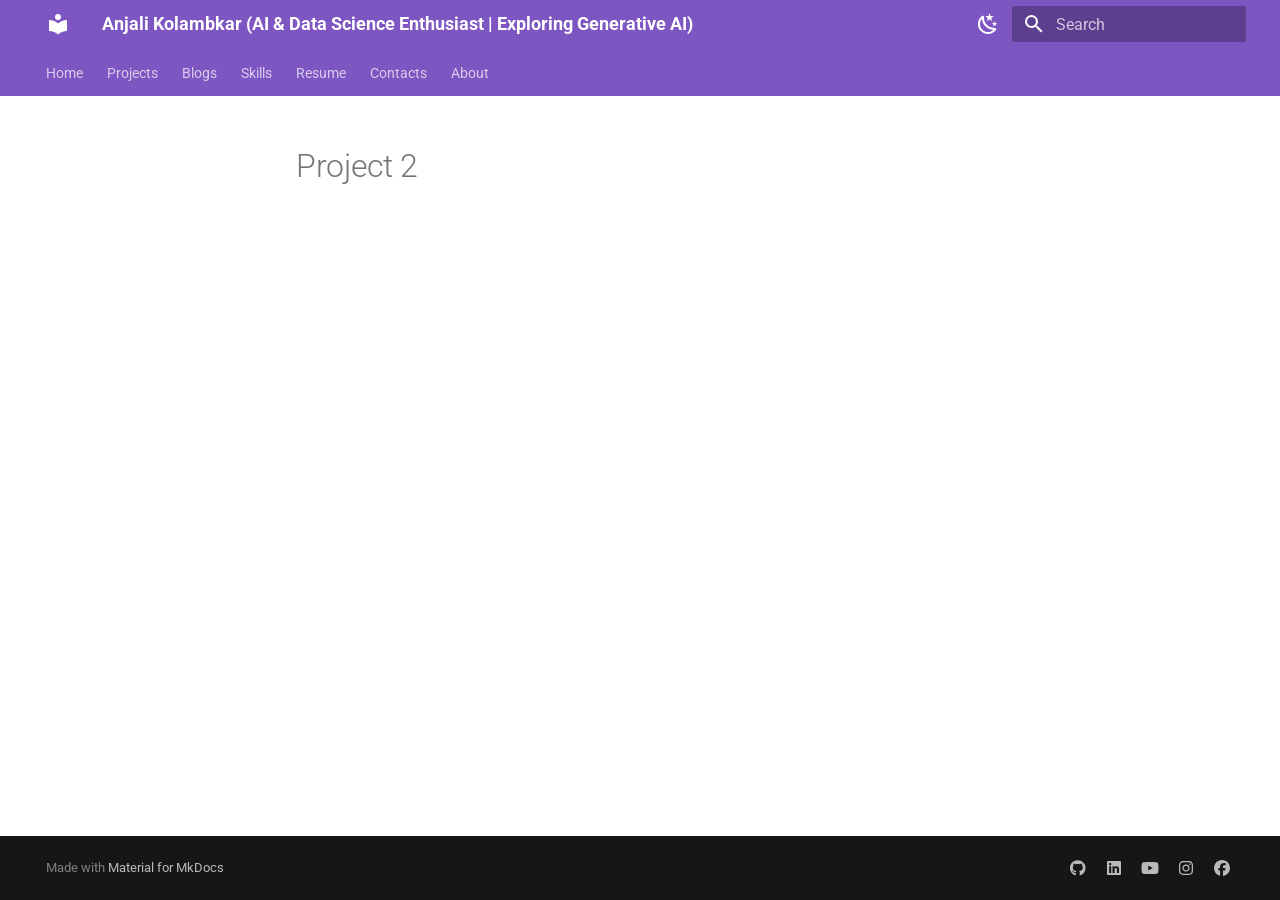
<file: Projects/project_2/index.html>
<!doctype html>
<html lang="en" class="no-js">
  <head>
    
      <meta charset="utf-8">
      <meta name="viewport" content="width=device-width,initial-scale=1">
      
        <meta name="description" content="A collection of my projects">
      
      
        <meta name="author" content="Anjali Kolambkar">
      
      
      
      
      
      <link rel="icon" href="../../assets/images/favicon.png">
      <meta name="generator" content="mkdocs-1.6.1, mkdocs-material-9.6.15">
    
    
      
        <title>Project 2 - Anjali Kolambkar (AI & Data Science Enthusiast | Exploring Generative AI)</title>
      
    
    
      <link rel="stylesheet" href="../../assets/stylesheets/main.342714a4.min.css">
      
        
        <link rel="stylesheet" href="../../assets/stylesheets/palette.06af60db.min.css">
      
      


    
    
      
    
    
      
        
        
        <link rel="preconnect" href="https://fonts.gstatic.com" crossorigin>
        <link rel="stylesheet" href="https://fonts.googleapis.com/css?family=Roboto:300,300i,400,400i,700,700i%7CRoboto+Mono:400,400i,700,700i&display=fallback">
        <style>:root{--md-text-font:"Roboto";--md-code-font:"Roboto Mono"}</style>
      
    
    
      <link rel="stylesheet" href="../../stylesheets/extra.css">
    
    <script>__md_scope=new URL("../..",location),__md_hash=e=>[...e].reduce(((e,_)=>(e<<5)-e+_.charCodeAt(0)),0),__md_get=(e,_=localStorage,t=__md_scope)=>JSON.parse(_.getItem(t.pathname+"."+e)),__md_set=(e,_,t=localStorage,a=__md_scope)=>{try{t.setItem(a.pathname+"."+e,JSON.stringify(_))}catch(e){}}</script>
    
      

    
    
    
  </head>
  
  
    
    
      
    
    
    
    
    <body dir="ltr" data-md-color-scheme="default" data-md-color-primary="deep-purple" data-md-color-accent="cyan">
  
    
    <input class="md-toggle" data-md-toggle="drawer" type="checkbox" id="__drawer" autocomplete="off">
    <input class="md-toggle" data-md-toggle="search" type="checkbox" id="__search" autocomplete="off">
    <label class="md-overlay" for="__drawer"></label>
    <div data-md-component="skip">
      
    </div>
    <div data-md-component="announce">
      
    </div>
    
    
      

<header class="md-header" data-md-component="header">
  <nav class="md-header__inner md-grid" aria-label="Header">
    <a href="../.." title="Anjali Kolambkar (AI &amp; Data Science Enthusiast | Exploring Generative AI)" class="md-header__button md-logo" aria-label="Anjali Kolambkar (AI & Data Science Enthusiast | Exploring Generative AI)" data-md-component="logo">
      
  
  <svg xmlns="http://www.w3.org/2000/svg" viewBox="0 0 24 24"><path d="M12 8a3 3 0 0 0 3-3 3 3 0 0 0-3-3 3 3 0 0 0-3 3 3 3 0 0 0 3 3m0 3.54C9.64 9.35 6.5 8 3 8v11c3.5 0 6.64 1.35 9 3.54 2.36-2.19 5.5-3.54 9-3.54V8c-3.5 0-6.64 1.35-9 3.54"/></svg>

    </a>
    <label class="md-header__button md-icon" for="__drawer">
      
      <svg xmlns="http://www.w3.org/2000/svg" viewBox="0 0 24 24"><path d="M3 6h18v2H3zm0 5h18v2H3zm0 5h18v2H3z"/></svg>
    </label>
    <div class="md-header__title" data-md-component="header-title">
      <div class="md-header__ellipsis">
        <div class="md-header__topic">
          <span class="md-ellipsis">
            Anjali Kolambkar (AI & Data Science Enthusiast | Exploring Generative AI)
          </span>
        </div>
        <div class="md-header__topic" data-md-component="header-topic">
          <span class="md-ellipsis">
            
              Project 2
            
          </span>
        </div>
      </div>
    </div>
    
      
        <form class="md-header__option" data-md-component="palette">
  
    
    
    
    <input class="md-option" data-md-color-media="" data-md-color-scheme="default" data-md-color-primary="deep-purple" data-md-color-accent="cyan"  aria-label="Switch to dark mode"  type="radio" name="__palette" id="__palette_0">
    
      <label class="md-header__button md-icon" title="Switch to dark mode" for="__palette_1" hidden>
        <svg xmlns="http://www.w3.org/2000/svg" viewBox="0 0 24 24"><path d="m17.75 4.09-2.53 1.94.91 3.06-2.63-1.81-2.63 1.81.91-3.06-2.53-1.94L12.44 4l1.06-3 1.06 3zm3.5 6.91-1.64 1.25.59 1.98-1.7-1.17-1.7 1.17.59-1.98L15.75 11l2.06-.05L18.5 9l.69 1.95zm-2.28 4.95c.83-.08 1.72 1.1 1.19 1.85-.32.45-.66.87-1.08 1.27C15.17 23 8.84 23 4.94 19.07c-3.91-3.9-3.91-10.24 0-14.14.4-.4.82-.76 1.27-1.08.75-.53 1.93.36 1.85 1.19-.27 2.86.69 5.83 2.89 8.02a9.96 9.96 0 0 0 8.02 2.89m-1.64 2.02a12.08 12.08 0 0 1-7.8-3.47c-2.17-2.19-3.33-5-3.49-7.82-2.81 3.14-2.7 7.96.31 10.98 3.02 3.01 7.84 3.12 10.98.31"/></svg>
      </label>
    
  
    
    
    
    <input class="md-option" data-md-color-media="" data-md-color-scheme="slate" data-md-color-primary="neon-green" data-md-color-accent="pink"  aria-label="Switch to light mode"  type="radio" name="__palette" id="__palette_1">
    
      <label class="md-header__button md-icon" title="Switch to light mode" for="__palette_0" hidden>
        <svg xmlns="http://www.w3.org/2000/svg" viewBox="0 0 24 24"><path d="M12 7a5 5 0 0 1 5 5 5 5 0 0 1-5 5 5 5 0 0 1-5-5 5 5 0 0 1 5-5m0 2a3 3 0 0 0-3 3 3 3 0 0 0 3 3 3 3 0 0 0 3-3 3 3 0 0 0-3-3m0-7 2.39 3.42C13.65 5.15 12.84 5 12 5s-1.65.15-2.39.42zM3.34 7l4.16-.35A7.2 7.2 0 0 0 5.94 8.5c-.44.74-.69 1.5-.83 2.29zm.02 10 1.76-3.77a7.131 7.131 0 0 0 2.38 4.14zM20.65 7l-1.77 3.79a7.02 7.02 0 0 0-2.38-4.15zm-.01 10-4.14.36c.59-.51 1.12-1.14 1.54-1.86.42-.73.69-1.5.83-2.29zM12 22l-2.41-3.44c.74.27 1.55.44 2.41.44.82 0 1.63-.17 2.37-.44z"/></svg>
      </label>
    
  
</form>
      
    
    
      <script>var palette=__md_get("__palette");if(palette&&palette.color){if("(prefers-color-scheme)"===palette.color.media){var media=matchMedia("(prefers-color-scheme: light)"),input=document.querySelector(media.matches?"[data-md-color-media='(prefers-color-scheme: light)']":"[data-md-color-media='(prefers-color-scheme: dark)']");palette.color.media=input.getAttribute("data-md-color-media"),palette.color.scheme=input.getAttribute("data-md-color-scheme"),palette.color.primary=input.getAttribute("data-md-color-primary"),palette.color.accent=input.getAttribute("data-md-color-accent")}for(var[key,value]of Object.entries(palette.color))document.body.setAttribute("data-md-color-"+key,value)}</script>
    
    
    
      
      
        <label class="md-header__button md-icon" for="__search">
          
          <svg xmlns="http://www.w3.org/2000/svg" viewBox="0 0 24 24"><path d="M9.5 3A6.5 6.5 0 0 1 16 9.5c0 1.61-.59 3.09-1.56 4.23l.27.27h.79l5 5-1.5 1.5-5-5v-.79l-.27-.27A6.52 6.52 0 0 1 9.5 16 6.5 6.5 0 0 1 3 9.5 6.5 6.5 0 0 1 9.5 3m0 2C7 5 5 7 5 9.5S7 14 9.5 14 14 12 14 9.5 12 5 9.5 5"/></svg>
        </label>
        <div class="md-search" data-md-component="search" role="dialog">
  <label class="md-search__overlay" for="__search"></label>
  <div class="md-search__inner" role="search">
    <form class="md-search__form" name="search">
      <input type="text" class="md-search__input" name="query" aria-label="Search" placeholder="Search" autocapitalize="off" autocorrect="off" autocomplete="off" spellcheck="false" data-md-component="search-query" required>
      <label class="md-search__icon md-icon" for="__search">
        
        <svg xmlns="http://www.w3.org/2000/svg" viewBox="0 0 24 24"><path d="M9.5 3A6.5 6.5 0 0 1 16 9.5c0 1.61-.59 3.09-1.56 4.23l.27.27h.79l5 5-1.5 1.5-5-5v-.79l-.27-.27A6.52 6.52 0 0 1 9.5 16 6.5 6.5 0 0 1 3 9.5 6.5 6.5 0 0 1 9.5 3m0 2C7 5 5 7 5 9.5S7 14 9.5 14 14 12 14 9.5 12 5 9.5 5"/></svg>
        
        <svg xmlns="http://www.w3.org/2000/svg" viewBox="0 0 24 24"><path d="M20 11v2H8l5.5 5.5-1.42 1.42L4.16 12l7.92-7.92L13.5 5.5 8 11z"/></svg>
      </label>
      <nav class="md-search__options" aria-label="Search">
        
        <button type="reset" class="md-search__icon md-icon" title="Clear" aria-label="Clear" tabindex="-1">
          
          <svg xmlns="http://www.w3.org/2000/svg" viewBox="0 0 24 24"><path d="M19 6.41 17.59 5 12 10.59 6.41 5 5 6.41 10.59 12 5 17.59 6.41 19 12 13.41 17.59 19 19 17.59 13.41 12z"/></svg>
        </button>
      </nav>
      
        <div class="md-search__suggest" data-md-component="search-suggest"></div>
      
    </form>
    <div class="md-search__output">
      <div class="md-search__scrollwrap" tabindex="0" data-md-scrollfix>
        <div class="md-search-result" data-md-component="search-result">
          <div class="md-search-result__meta">
            Initializing search
          </div>
          <ol class="md-search-result__list" role="presentation"></ol>
        </div>
      </div>
    </div>
  </div>
</div>
      
    
    
  </nav>
  
</header>
    
    <div class="md-container" data-md-component="container">
      
      
        
          
            
<nav class="md-tabs" aria-label="Tabs" data-md-component="tabs">
  <div class="md-grid">
    <ul class="md-tabs__list">
      
        
  
  
  
  
    <li class="md-tabs__item">
      <a href="../.." class="md-tabs__link">
        
  
  
    
  
  Home

      </a>
    </li>
  

      
        
  
  
  
  
    <li class="md-tabs__item">
      <a href="../../Projects/" class="md-tabs__link">
        
  
  
    
  
  Projects

      </a>
    </li>
  

      
        
  
  
  
  
    <li class="md-tabs__item">
      <a href="../../blogs/Blogs/" class="md-tabs__link">
        
  
  
    
  
  Blogs

      </a>
    </li>
  

      
        
  
  
  
  
    <li class="md-tabs__item">
      <a href="../../Skills/" class="md-tabs__link">
        
  
  
    
  
  Skills

      </a>
    </li>
  

      
        
  
  
  
  
    <li class="md-tabs__item">
      <a href="../../Resume/" class="md-tabs__link">
        
  
  
    
  
  Resume

      </a>
    </li>
  

      
        
  
  
  
  
    <li class="md-tabs__item">
      <a href="../../Contacts/" class="md-tabs__link">
        
  
  
    
  
  Contacts

      </a>
    </li>
  

      
        
  
  
  
  
    <li class="md-tabs__item">
      <a href="../../about/" class="md-tabs__link">
        
  
  
    
  
  About

      </a>
    </li>
  

      
    </ul>
  </div>
</nav>
          
        
      
      <main class="md-main" data-md-component="main">
        <div class="md-main__inner md-grid">
          
            
              
              <div class="md-sidebar md-sidebar--primary" data-md-component="sidebar" data-md-type="navigation" >
                <div class="md-sidebar__scrollwrap">
                  <div class="md-sidebar__inner">
                    


  


  

<nav class="md-nav md-nav--primary md-nav--lifted md-nav--integrated" aria-label="Navigation" data-md-level="0">
  <label class="md-nav__title" for="__drawer">
    <a href="../.." title="Anjali Kolambkar (AI &amp; Data Science Enthusiast | Exploring Generative AI)" class="md-nav__button md-logo" aria-label="Anjali Kolambkar (AI & Data Science Enthusiast | Exploring Generative AI)" data-md-component="logo">
      
  
  <svg xmlns="http://www.w3.org/2000/svg" viewBox="0 0 24 24"><path d="M12 8a3 3 0 0 0 3-3 3 3 0 0 0-3-3 3 3 0 0 0-3 3 3 3 0 0 0 3 3m0 3.54C9.64 9.35 6.5 8 3 8v11c3.5 0 6.64 1.35 9 3.54 2.36-2.19 5.5-3.54 9-3.54V8c-3.5 0-6.64 1.35-9 3.54"/></svg>

    </a>
    Anjali Kolambkar (AI & Data Science Enthusiast | Exploring Generative AI)
  </label>
  
  <ul class="md-nav__list" data-md-scrollfix>
    
      
      
  
  
  
  
    <li class="md-nav__item">
      <a href="../.." class="md-nav__link">
        
  
  
  <span class="md-ellipsis">
    Home
    
  </span>
  

      </a>
    </li>
  

    
      
      
  
  
  
  
    <li class="md-nav__item">
      <a href="../../Projects/" class="md-nav__link">
        
  
  
  <span class="md-ellipsis">
    Projects
    
  </span>
  

      </a>
    </li>
  

    
      
      
  
  
  
  
    <li class="md-nav__item">
      <a href="../../blogs/Blogs/" class="md-nav__link">
        
  
  
  <span class="md-ellipsis">
    Blogs
    
  </span>
  

      </a>
    </li>
  

    
      
      
  
  
  
  
    <li class="md-nav__item">
      <a href="../../Skills/" class="md-nav__link">
        
  
  
  <span class="md-ellipsis">
    Skills
    
  </span>
  

      </a>
    </li>
  

    
      
      
  
  
  
  
    <li class="md-nav__item">
      <a href="../../Resume/" class="md-nav__link">
        
  
  
  <span class="md-ellipsis">
    Resume
    
  </span>
  

      </a>
    </li>
  

    
      
      
  
  
  
  
    <li class="md-nav__item">
      <a href="../../Contacts/" class="md-nav__link">
        
  
  
  <span class="md-ellipsis">
    Contacts
    
  </span>
  

      </a>
    </li>
  

    
      
      
  
  
  
  
    <li class="md-nav__item">
      <a href="../../about/" class="md-nav__link">
        
  
  
  <span class="md-ellipsis">
    About
    
  </span>
  

      </a>
    </li>
  

    
  </ul>
</nav>
                  </div>
                </div>
              </div>
            
            
          
          
            <div class="md-content" data-md-component="content">
              <article class="md-content__inner md-typeset">
                
                  



  <h1>Project 2</h1>














                
              </article>
            </div>
          
          
  <script>var tabs=__md_get("__tabs");if(Array.isArray(tabs))e:for(var set of document.querySelectorAll(".tabbed-set")){var labels=set.querySelector(".tabbed-labels");for(var tab of tabs)for(var label of labels.getElementsByTagName("label"))if(label.innerText.trim()===tab){var input=document.getElementById(label.htmlFor);input.checked=!0;continue e}}</script>

<script>var target=document.getElementById(location.hash.slice(1));target&&target.name&&(target.checked=target.name.startsWith("__tabbed_"))</script>
        </div>
        
          <button type="button" class="md-top md-icon" data-md-component="top" hidden>
  
  <svg xmlns="http://www.w3.org/2000/svg" viewBox="0 0 24 24"><path d="M13 20h-2V8l-5.5 5.5-1.42-1.42L12 4.16l7.92 7.92-1.42 1.42L13 8z"/></svg>
  Back to top
</button>
        
      </main>
      
        <footer class="md-footer">
  
  <div class="md-footer-meta md-typeset">
    <div class="md-footer-meta__inner md-grid">
      <div class="md-copyright">
  
  
    Made with
    <a href="https://squidfunk.github.io/mkdocs-material/" target="_blank" rel="noopener">
      Material for MkDocs
    </a>
  
</div>
      
        <div class="md-social">
  
    
    
    
    
      
      
    
    <a href="https://github.com/yourusername" target="_blank" rel="noopener" title="github.com" class="md-social__link">
      <svg xmlns="http://www.w3.org/2000/svg" viewBox="0 0 496 512"><!--! Font Awesome Free 6.7.2 by @fontawesome - https://fontawesome.com License - https://fontawesome.com/license/free (Icons: CC BY 4.0, Fonts: SIL OFL 1.1, Code: MIT License) Copyright 2024 Fonticons, Inc.--><path d="M165.9 397.4c0 2-2.3 3.6-5.2 3.6-3.3.3-5.6-1.3-5.6-3.6 0-2 2.3-3.6 5.2-3.6 3-.3 5.6 1.3 5.6 3.6m-31.1-4.5c-.7 2 1.3 4.3 4.3 4.9 2.6 1 5.6 0 6.2-2s-1.3-4.3-4.3-5.2c-2.6-.7-5.5.3-6.2 2.3m44.2-1.7c-2.9.7-4.9 2.6-4.6 4.9.3 2 2.9 3.3 5.9 2.6 2.9-.7 4.9-2.6 4.6-4.6-.3-1.9-3-3.2-5.9-2.9M244.8 8C106.1 8 0 113.3 0 252c0 110.9 69.8 205.8 169.5 239.2 12.8 2.3 17.3-5.6 17.3-12.1 0-6.2-.3-40.4-.3-61.4 0 0-70 15-84.7-29.8 0 0-11.4-29.1-27.8-36.6 0 0-22.9-15.7 1.6-15.4 0 0 24.9 2 38.6 25.8 21.9 38.6 58.6 27.5 72.9 20.9 2.3-16 8.8-27.1 16-33.7-55.9-6.2-112.3-14.3-112.3-110.5 0-27.5 7.6-41.3 23.6-58.9-2.6-6.5-11.1-33.3 2.6-67.9 20.9-6.5 69 27 69 27 20-5.6 41.5-8.5 62.8-8.5s42.8 2.9 62.8 8.5c0 0 48.1-33.6 69-27 13.7 34.7 5.2 61.4 2.6 67.9 16 17.7 25.8 31.5 25.8 58.9 0 96.5-58.9 104.2-114.8 110.5 9.2 7.9 17 22.9 17 46.4 0 33.7-.3 75.4-.3 83.6 0 6.5 4.6 14.4 17.3 12.1C428.2 457.8 496 362.9 496 252 496 113.3 383.5 8 244.8 8M97.2 352.9c-1.3 1-1 3.3.7 5.2 1.6 1.6 3.9 2.3 5.2 1 1.3-1 1-3.3-.7-5.2-1.6-1.6-3.9-2.3-5.2-1m-10.8-8.1c-.7 1.3.3 2.9 2.3 3.9 1.6 1 3.6.7 4.3-.7.7-1.3-.3-2.9-2.3-3.9-2-.6-3.6-.3-4.3.7m32.4 35.6c-1.6 1.3-1 4.3 1.3 6.2 2.3 2.3 5.2 2.6 6.5 1 1.3-1.3.7-4.3-1.3-6.2-2.2-2.3-5.2-2.6-6.5-1m-11.4-14.7c-1.6 1-1.6 3.6 0 5.9s4.3 3.3 5.6 2.3c1.6-1.3 1.6-3.9 0-6.2-1.4-2.3-4-3.3-5.6-2"/></svg>
    </a>
  
    
    
    
    
      
      
    
    <a href="https://linkedin.com/in/yourusername" target="_blank" rel="noopener" title="linkedin.com" class="md-social__link">
      <svg xmlns="http://www.w3.org/2000/svg" viewBox="0 0 448 512"><!--! Font Awesome Free 6.7.2 by @fontawesome - https://fontawesome.com License - https://fontawesome.com/license/free (Icons: CC BY 4.0, Fonts: SIL OFL 1.1, Code: MIT License) Copyright 2024 Fonticons, Inc.--><path d="M416 32H31.9C14.3 32 0 46.5 0 64.3v383.4C0 465.5 14.3 480 31.9 480H416c17.6 0 32-14.5 32-32.3V64.3c0-17.8-14.4-32.3-32-32.3M135.4 416H69V202.2h66.5V416zm-33.2-243c-21.3 0-38.5-17.3-38.5-38.5S80.9 96 102.2 96c21.2 0 38.5 17.3 38.5 38.5 0 21.3-17.2 38.5-38.5 38.5m282.1 243h-66.4V312c0-24.8-.5-56.7-34.5-56.7-34.6 0-39.9 27-39.9 54.9V416h-66.4V202.2h63.7v29.2h.9c8.9-16.8 30.6-34.5 62.9-34.5 67.2 0 79.7 44.3 79.7 101.9z"/></svg>
    </a>
  
    
    
    
    
      
      
    
    <a href="https://youtube.com/@yourchannel" target="_blank" rel="noopener" title="youtube.com" class="md-social__link">
      <svg xmlns="http://www.w3.org/2000/svg" viewBox="0 0 576 512"><!--! Font Awesome Free 6.7.2 by @fontawesome - https://fontawesome.com License - https://fontawesome.com/license/free (Icons: CC BY 4.0, Fonts: SIL OFL 1.1, Code: MIT License) Copyright 2024 Fonticons, Inc.--><path d="M549.655 124.083c-6.281-23.65-24.787-42.276-48.284-48.597C458.781 64 288 64 288 64S117.22 64 74.629 75.486c-23.497 6.322-42.003 24.947-48.284 48.597-11.412 42.867-11.412 132.305-11.412 132.305s0 89.438 11.412 132.305c6.281 23.65 24.787 41.5 48.284 47.821C117.22 448 288 448 288 448s170.78 0 213.371-11.486c23.497-6.321 42.003-24.171 48.284-47.821 11.412-42.867 11.412-132.305 11.412-132.305s0-89.438-11.412-132.305m-317.51 213.508V175.185l142.739 81.205z"/></svg>
    </a>
  
    
    
    
    
      
      
    
    <a href="https://instagram.com/yourusername" target="_blank" rel="noopener" title="instagram.com" class="md-social__link">
      <svg xmlns="http://www.w3.org/2000/svg" viewBox="0 0 448 512"><!--! Font Awesome Free 6.7.2 by @fontawesome - https://fontawesome.com License - https://fontawesome.com/license/free (Icons: CC BY 4.0, Fonts: SIL OFL 1.1, Code: MIT License) Copyright 2024 Fonticons, Inc.--><path d="M224.1 141c-63.6 0-114.9 51.3-114.9 114.9s51.3 114.9 114.9 114.9S339 319.5 339 255.9 287.7 141 224.1 141m0 189.6c-41.1 0-74.7-33.5-74.7-74.7s33.5-74.7 74.7-74.7 74.7 33.5 74.7 74.7-33.6 74.7-74.7 74.7m146.4-194.3c0 14.9-12 26.8-26.8 26.8-14.9 0-26.8-12-26.8-26.8s12-26.8 26.8-26.8 26.8 12 26.8 26.8m76.1 27.2c-1.7-35.9-9.9-67.7-36.2-93.9-26.2-26.2-58-34.4-93.9-36.2-37-2.1-147.9-2.1-184.9 0-35.8 1.7-67.6 9.9-93.9 36.1s-34.4 58-36.2 93.9c-2.1 37-2.1 147.9 0 184.9 1.7 35.9 9.9 67.7 36.2 93.9s58 34.4 93.9 36.2c37 2.1 147.9 2.1 184.9 0 35.9-1.7 67.7-9.9 93.9-36.2 26.2-26.2 34.4-58 36.2-93.9 2.1-37 2.1-147.8 0-184.8M398.8 388c-7.8 19.6-22.9 34.7-42.6 42.6-29.5 11.7-99.5 9-132.1 9s-102.7 2.6-132.1-9c-19.6-7.8-34.7-22.9-42.6-42.6-11.7-29.5-9-99.5-9-132.1s-2.6-102.7 9-132.1c7.8-19.6 22.9-34.7 42.6-42.6 29.5-11.7 99.5-9 132.1-9s102.7-2.6 132.1 9c19.6 7.8 34.7 22.9 42.6 42.6 11.7 29.5 9 99.5 9 132.1s2.7 102.7-9 132.1"/></svg>
    </a>
  
    
    
    
    
      
      
    
    <a href="https://facebook.com/yourusername" target="_blank" rel="noopener" title="facebook.com" class="md-social__link">
      <svg xmlns="http://www.w3.org/2000/svg" viewBox="0 0 512 512"><!--! Font Awesome Free 6.7.2 by @fontawesome - https://fontawesome.com License - https://fontawesome.com/license/free (Icons: CC BY 4.0, Fonts: SIL OFL 1.1, Code: MIT License) Copyright 2024 Fonticons, Inc.--><path d="M512 256C512 114.6 397.4 0 256 0S0 114.6 0 256c0 120 82.7 220.8 194.2 248.5V334.2h-52.8V256h52.8v-33.7c0-87.1 39.4-127.5 125-127.5 16.2 0 44.2 3.2 55.7 6.4V172c-6-.6-16.5-1-29.6-1-42 0-58.2 15.9-58.2 57.2V256h83.6l-14.4 78.2H287v175.9C413.8 494.8 512 386.9 512 256"/></svg>
    </a>
  
</div>
      
    </div>
  </div>
</footer>
      
    </div>
    <div class="md-dialog" data-md-component="dialog">
      <div class="md-dialog__inner md-typeset"></div>
    </div>
    
    
    
      
      <script id="__config" type="application/json">{"base": "../..", "features": ["navigation.tabs", "navigation.top", "content.code.copy", "content.code.annotate", "content.tabs.link", "toc.integrate", "search.highlight", "search.suggest"], "search": "../../assets/javascripts/workers/search.d50fe291.min.js", "tags": null, "translations": {"clipboard.copied": "Copied to clipboard", "clipboard.copy": "Copy to clipboard", "search.result.more.one": "1 more on this page", "search.result.more.other": "# more on this page", "search.result.none": "No matching documents", "search.result.one": "1 matching document", "search.result.other": "# matching documents", "search.result.placeholder": "Type to start searching", "search.result.term.missing": "Missing", "select.version": "Select version"}, "version": null}</script>
    
    
      <script src="../../assets/javascripts/bundle.56ea9cef.min.js"></script>
      
    
  </body>
</html>
</file>
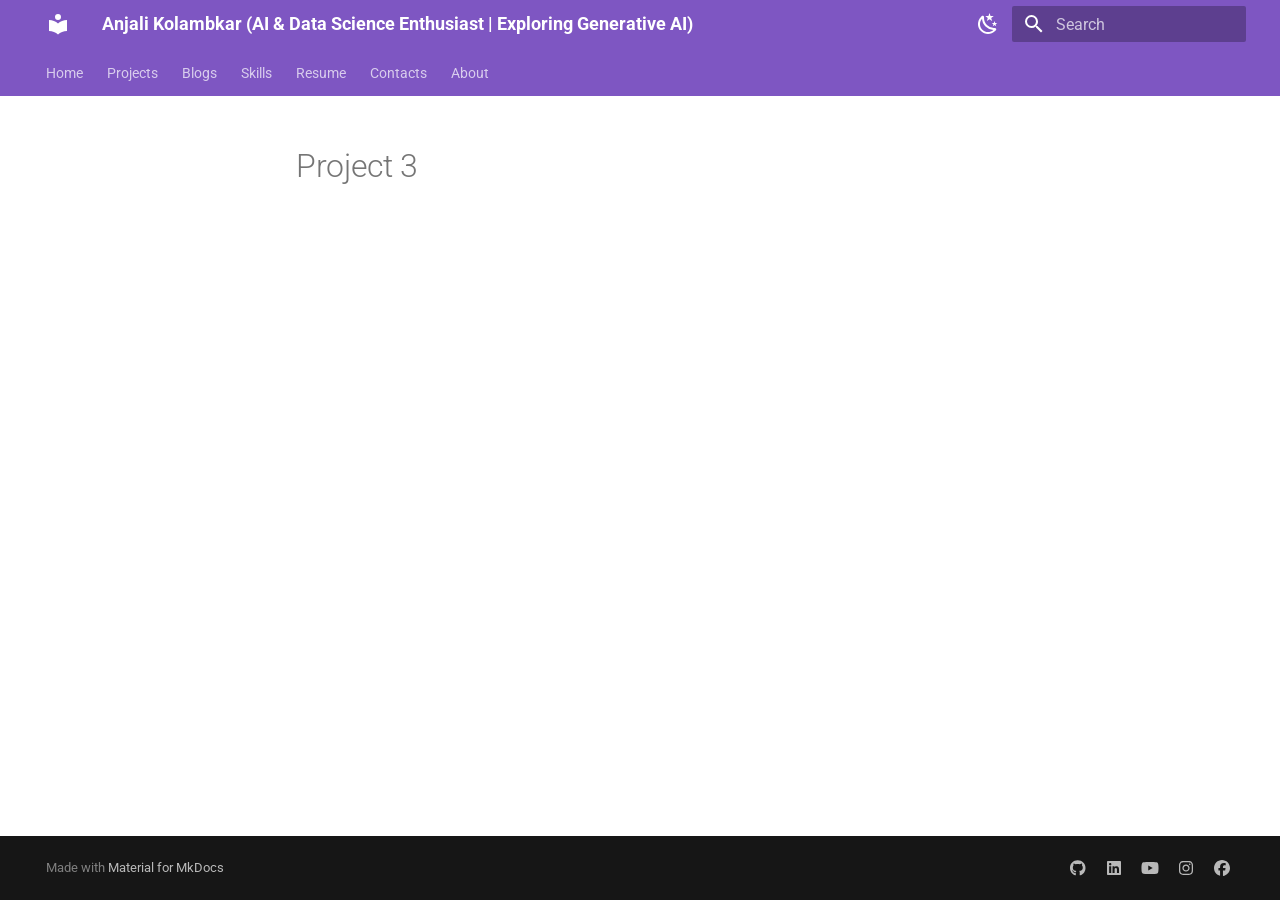
<file: Projects/project_3/index.html>
<!doctype html>
<html lang="en" class="no-js">
  <head>
    
      <meta charset="utf-8">
      <meta name="viewport" content="width=device-width,initial-scale=1">
      
        <meta name="description" content="A collection of my projects">
      
      
        <meta name="author" content="Anjali Kolambkar">
      
      
      
      
      
      <link rel="icon" href="../../assets/images/favicon.png">
      <meta name="generator" content="mkdocs-1.6.1, mkdocs-material-9.6.15">
    
    
      
        <title>Project 3 - Anjali Kolambkar (AI & Data Science Enthusiast | Exploring Generative AI)</title>
      
    
    
      <link rel="stylesheet" href="../../assets/stylesheets/main.342714a4.min.css">
      
        
        <link rel="stylesheet" href="../../assets/stylesheets/palette.06af60db.min.css">
      
      


    
    
      
    
    
      
        
        
        <link rel="preconnect" href="https://fonts.gstatic.com" crossorigin>
        <link rel="stylesheet" href="https://fonts.googleapis.com/css?family=Roboto:300,300i,400,400i,700,700i%7CRoboto+Mono:400,400i,700,700i&display=fallback">
        <style>:root{--md-text-font:"Roboto";--md-code-font:"Roboto Mono"}</style>
      
    
    
      <link rel="stylesheet" href="../../stylesheets/extra.css">
    
    <script>__md_scope=new URL("../..",location),__md_hash=e=>[...e].reduce(((e,_)=>(e<<5)-e+_.charCodeAt(0)),0),__md_get=(e,_=localStorage,t=__md_scope)=>JSON.parse(_.getItem(t.pathname+"."+e)),__md_set=(e,_,t=localStorage,a=__md_scope)=>{try{t.setItem(a.pathname+"."+e,JSON.stringify(_))}catch(e){}}</script>
    
      

    
    
    
  </head>
  
  
    
    
      
    
    
    
    
    <body dir="ltr" data-md-color-scheme="default" data-md-color-primary="deep-purple" data-md-color-accent="cyan">
  
    
    <input class="md-toggle" data-md-toggle="drawer" type="checkbox" id="__drawer" autocomplete="off">
    <input class="md-toggle" data-md-toggle="search" type="checkbox" id="__search" autocomplete="off">
    <label class="md-overlay" for="__drawer"></label>
    <div data-md-component="skip">
      
    </div>
    <div data-md-component="announce">
      
    </div>
    
    
      

<header class="md-header" data-md-component="header">
  <nav class="md-header__inner md-grid" aria-label="Header">
    <a href="../.." title="Anjali Kolambkar (AI &amp; Data Science Enthusiast | Exploring Generative AI)" class="md-header__button md-logo" aria-label="Anjali Kolambkar (AI & Data Science Enthusiast | Exploring Generative AI)" data-md-component="logo">
      
  
  <svg xmlns="http://www.w3.org/2000/svg" viewBox="0 0 24 24"><path d="M12 8a3 3 0 0 0 3-3 3 3 0 0 0-3-3 3 3 0 0 0-3 3 3 3 0 0 0 3 3m0 3.54C9.64 9.35 6.5 8 3 8v11c3.5 0 6.64 1.35 9 3.54 2.36-2.19 5.5-3.54 9-3.54V8c-3.5 0-6.64 1.35-9 3.54"/></svg>

    </a>
    <label class="md-header__button md-icon" for="__drawer">
      
      <svg xmlns="http://www.w3.org/2000/svg" viewBox="0 0 24 24"><path d="M3 6h18v2H3zm0 5h18v2H3zm0 5h18v2H3z"/></svg>
    </label>
    <div class="md-header__title" data-md-component="header-title">
      <div class="md-header__ellipsis">
        <div class="md-header__topic">
          <span class="md-ellipsis">
            Anjali Kolambkar (AI & Data Science Enthusiast | Exploring Generative AI)
          </span>
        </div>
        <div class="md-header__topic" data-md-component="header-topic">
          <span class="md-ellipsis">
            
              Project 3
            
          </span>
        </div>
      </div>
    </div>
    
      
        <form class="md-header__option" data-md-component="palette">
  
    
    
    
    <input class="md-option" data-md-color-media="" data-md-color-scheme="default" data-md-color-primary="deep-purple" data-md-color-accent="cyan"  aria-label="Switch to dark mode"  type="radio" name="__palette" id="__palette_0">
    
      <label class="md-header__button md-icon" title="Switch to dark mode" for="__palette_1" hidden>
        <svg xmlns="http://www.w3.org/2000/svg" viewBox="0 0 24 24"><path d="m17.75 4.09-2.53 1.94.91 3.06-2.63-1.81-2.63 1.81.91-3.06-2.53-1.94L12.44 4l1.06-3 1.06 3zm3.5 6.91-1.64 1.25.59 1.98-1.7-1.17-1.7 1.17.59-1.98L15.75 11l2.06-.05L18.5 9l.69 1.95zm-2.28 4.95c.83-.08 1.72 1.1 1.19 1.85-.32.45-.66.87-1.08 1.27C15.17 23 8.84 23 4.94 19.07c-3.91-3.9-3.91-10.24 0-14.14.4-.4.82-.76 1.27-1.08.75-.53 1.93.36 1.85 1.19-.27 2.86.69 5.83 2.89 8.02a9.96 9.96 0 0 0 8.02 2.89m-1.64 2.02a12.08 12.08 0 0 1-7.8-3.47c-2.17-2.19-3.33-5-3.49-7.82-2.81 3.14-2.7 7.96.31 10.98 3.02 3.01 7.84 3.12 10.98.31"/></svg>
      </label>
    
  
    
    
    
    <input class="md-option" data-md-color-media="" data-md-color-scheme="slate" data-md-color-primary="neon-green" data-md-color-accent="pink"  aria-label="Switch to light mode"  type="radio" name="__palette" id="__palette_1">
    
      <label class="md-header__button md-icon" title="Switch to light mode" for="__palette_0" hidden>
        <svg xmlns="http://www.w3.org/2000/svg" viewBox="0 0 24 24"><path d="M12 7a5 5 0 0 1 5 5 5 5 0 0 1-5 5 5 5 0 0 1-5-5 5 5 0 0 1 5-5m0 2a3 3 0 0 0-3 3 3 3 0 0 0 3 3 3 3 0 0 0 3-3 3 3 0 0 0-3-3m0-7 2.39 3.42C13.65 5.15 12.84 5 12 5s-1.65.15-2.39.42zM3.34 7l4.16-.35A7.2 7.2 0 0 0 5.94 8.5c-.44.74-.69 1.5-.83 2.29zm.02 10 1.76-3.77a7.131 7.131 0 0 0 2.38 4.14zM20.65 7l-1.77 3.79a7.02 7.02 0 0 0-2.38-4.15zm-.01 10-4.14.36c.59-.51 1.12-1.14 1.54-1.86.42-.73.69-1.5.83-2.29zM12 22l-2.41-3.44c.74.27 1.55.44 2.41.44.82 0 1.63-.17 2.37-.44z"/></svg>
      </label>
    
  
</form>
      
    
    
      <script>var palette=__md_get("__palette");if(palette&&palette.color){if("(prefers-color-scheme)"===palette.color.media){var media=matchMedia("(prefers-color-scheme: light)"),input=document.querySelector(media.matches?"[data-md-color-media='(prefers-color-scheme: light)']":"[data-md-color-media='(prefers-color-scheme: dark)']");palette.color.media=input.getAttribute("data-md-color-media"),palette.color.scheme=input.getAttribute("data-md-color-scheme"),palette.color.primary=input.getAttribute("data-md-color-primary"),palette.color.accent=input.getAttribute("data-md-color-accent")}for(var[key,value]of Object.entries(palette.color))document.body.setAttribute("data-md-color-"+key,value)}</script>
    
    
    
      
      
        <label class="md-header__button md-icon" for="__search">
          
          <svg xmlns="http://www.w3.org/2000/svg" viewBox="0 0 24 24"><path d="M9.5 3A6.5 6.5 0 0 1 16 9.5c0 1.61-.59 3.09-1.56 4.23l.27.27h.79l5 5-1.5 1.5-5-5v-.79l-.27-.27A6.52 6.52 0 0 1 9.5 16 6.5 6.5 0 0 1 3 9.5 6.5 6.5 0 0 1 9.5 3m0 2C7 5 5 7 5 9.5S7 14 9.5 14 14 12 14 9.5 12 5 9.5 5"/></svg>
        </label>
        <div class="md-search" data-md-component="search" role="dialog">
  <label class="md-search__overlay" for="__search"></label>
  <div class="md-search__inner" role="search">
    <form class="md-search__form" name="search">
      <input type="text" class="md-search__input" name="query" aria-label="Search" placeholder="Search" autocapitalize="off" autocorrect="off" autocomplete="off" spellcheck="false" data-md-component="search-query" required>
      <label class="md-search__icon md-icon" for="__search">
        
        <svg xmlns="http://www.w3.org/2000/svg" viewBox="0 0 24 24"><path d="M9.5 3A6.5 6.5 0 0 1 16 9.5c0 1.61-.59 3.09-1.56 4.23l.27.27h.79l5 5-1.5 1.5-5-5v-.79l-.27-.27A6.52 6.52 0 0 1 9.5 16 6.5 6.5 0 0 1 3 9.5 6.5 6.5 0 0 1 9.5 3m0 2C7 5 5 7 5 9.5S7 14 9.5 14 14 12 14 9.5 12 5 9.5 5"/></svg>
        
        <svg xmlns="http://www.w3.org/2000/svg" viewBox="0 0 24 24"><path d="M20 11v2H8l5.5 5.5-1.42 1.42L4.16 12l7.92-7.92L13.5 5.5 8 11z"/></svg>
      </label>
      <nav class="md-search__options" aria-label="Search">
        
        <button type="reset" class="md-search__icon md-icon" title="Clear" aria-label="Clear" tabindex="-1">
          
          <svg xmlns="http://www.w3.org/2000/svg" viewBox="0 0 24 24"><path d="M19 6.41 17.59 5 12 10.59 6.41 5 5 6.41 10.59 12 5 17.59 6.41 19 12 13.41 17.59 19 19 17.59 13.41 12z"/></svg>
        </button>
      </nav>
      
        <div class="md-search__suggest" data-md-component="search-suggest"></div>
      
    </form>
    <div class="md-search__output">
      <div class="md-search__scrollwrap" tabindex="0" data-md-scrollfix>
        <div class="md-search-result" data-md-component="search-result">
          <div class="md-search-result__meta">
            Initializing search
          </div>
          <ol class="md-search-result__list" role="presentation"></ol>
        </div>
      </div>
    </div>
  </div>
</div>
      
    
    
  </nav>
  
</header>
    
    <div class="md-container" data-md-component="container">
      
      
        
          
            
<nav class="md-tabs" aria-label="Tabs" data-md-component="tabs">
  <div class="md-grid">
    <ul class="md-tabs__list">
      
        
  
  
  
  
    <li class="md-tabs__item">
      <a href="../.." class="md-tabs__link">
        
  
  
    
  
  Home

      </a>
    </li>
  

      
        
  
  
  
  
    <li class="md-tabs__item">
      <a href="../../Projects/" class="md-tabs__link">
        
  
  
    
  
  Projects

      </a>
    </li>
  

      
        
  
  
  
  
    <li class="md-tabs__item">
      <a href="../../blogs/Blogs/" class="md-tabs__link">
        
  
  
    
  
  Blogs

      </a>
    </li>
  

      
        
  
  
  
  
    <li class="md-tabs__item">
      <a href="../../Skills/" class="md-tabs__link">
        
  
  
    
  
  Skills

      </a>
    </li>
  

      
        
  
  
  
  
    <li class="md-tabs__item">
      <a href="../../Resume/" class="md-tabs__link">
        
  
  
    
  
  Resume

      </a>
    </li>
  

      
        
  
  
  
  
    <li class="md-tabs__item">
      <a href="../../Contacts/" class="md-tabs__link">
        
  
  
    
  
  Contacts

      </a>
    </li>
  

      
        
  
  
  
  
    <li class="md-tabs__item">
      <a href="../../about/" class="md-tabs__link">
        
  
  
    
  
  About

      </a>
    </li>
  

      
    </ul>
  </div>
</nav>
          
        
      
      <main class="md-main" data-md-component="main">
        <div class="md-main__inner md-grid">
          
            
              
              <div class="md-sidebar md-sidebar--primary" data-md-component="sidebar" data-md-type="navigation" >
                <div class="md-sidebar__scrollwrap">
                  <div class="md-sidebar__inner">
                    


  


  

<nav class="md-nav md-nav--primary md-nav--lifted md-nav--integrated" aria-label="Navigation" data-md-level="0">
  <label class="md-nav__title" for="__drawer">
    <a href="../.." title="Anjali Kolambkar (AI &amp; Data Science Enthusiast | Exploring Generative AI)" class="md-nav__button md-logo" aria-label="Anjali Kolambkar (AI & Data Science Enthusiast | Exploring Generative AI)" data-md-component="logo">
      
  
  <svg xmlns="http://www.w3.org/2000/svg" viewBox="0 0 24 24"><path d="M12 8a3 3 0 0 0 3-3 3 3 0 0 0-3-3 3 3 0 0 0-3 3 3 3 0 0 0 3 3m0 3.54C9.64 9.35 6.5 8 3 8v11c3.5 0 6.64 1.35 9 3.54 2.36-2.19 5.5-3.54 9-3.54V8c-3.5 0-6.64 1.35-9 3.54"/></svg>

    </a>
    Anjali Kolambkar (AI & Data Science Enthusiast | Exploring Generative AI)
  </label>
  
  <ul class="md-nav__list" data-md-scrollfix>
    
      
      
  
  
  
  
    <li class="md-nav__item">
      <a href="../.." class="md-nav__link">
        
  
  
  <span class="md-ellipsis">
    Home
    
  </span>
  

      </a>
    </li>
  

    
      
      
  
  
  
  
    <li class="md-nav__item">
      <a href="../../Projects/" class="md-nav__link">
        
  
  
  <span class="md-ellipsis">
    Projects
    
  </span>
  

      </a>
    </li>
  

    
      
      
  
  
  
  
    <li class="md-nav__item">
      <a href="../../blogs/Blogs/" class="md-nav__link">
        
  
  
  <span class="md-ellipsis">
    Blogs
    
  </span>
  

      </a>
    </li>
  

    
      
      
  
  
  
  
    <li class="md-nav__item">
      <a href="../../Skills/" class="md-nav__link">
        
  
  
  <span class="md-ellipsis">
    Skills
    
  </span>
  

      </a>
    </li>
  

    
      
      
  
  
  
  
    <li class="md-nav__item">
      <a href="../../Resume/" class="md-nav__link">
        
  
  
  <span class="md-ellipsis">
    Resume
    
  </span>
  

      </a>
    </li>
  

    
      
      
  
  
  
  
    <li class="md-nav__item">
      <a href="../../Contacts/" class="md-nav__link">
        
  
  
  <span class="md-ellipsis">
    Contacts
    
  </span>
  

      </a>
    </li>
  

    
      
      
  
  
  
  
    <li class="md-nav__item">
      <a href="../../about/" class="md-nav__link">
        
  
  
  <span class="md-ellipsis">
    About
    
  </span>
  

      </a>
    </li>
  

    
  </ul>
</nav>
                  </div>
                </div>
              </div>
            
            
          
          
            <div class="md-content" data-md-component="content">
              <article class="md-content__inner md-typeset">
                
                  



  <h1>Project 3</h1>














                
              </article>
            </div>
          
          
  <script>var tabs=__md_get("__tabs");if(Array.isArray(tabs))e:for(var set of document.querySelectorAll(".tabbed-set")){var labels=set.querySelector(".tabbed-labels");for(var tab of tabs)for(var label of labels.getElementsByTagName("label"))if(label.innerText.trim()===tab){var input=document.getElementById(label.htmlFor);input.checked=!0;continue e}}</script>

<script>var target=document.getElementById(location.hash.slice(1));target&&target.name&&(target.checked=target.name.startsWith("__tabbed_"))</script>
        </div>
        
          <button type="button" class="md-top md-icon" data-md-component="top" hidden>
  
  <svg xmlns="http://www.w3.org/2000/svg" viewBox="0 0 24 24"><path d="M13 20h-2V8l-5.5 5.5-1.42-1.42L12 4.16l7.92 7.92-1.42 1.42L13 8z"/></svg>
  Back to top
</button>
        
      </main>
      
        <footer class="md-footer">
  
  <div class="md-footer-meta md-typeset">
    <div class="md-footer-meta__inner md-grid">
      <div class="md-copyright">
  
  
    Made with
    <a href="https://squidfunk.github.io/mkdocs-material/" target="_blank" rel="noopener">
      Material for MkDocs
    </a>
  
</div>
      
        <div class="md-social">
  
    
    
    
    
      
      
    
    <a href="https://github.com/yourusername" target="_blank" rel="noopener" title="github.com" class="md-social__link">
      <svg xmlns="http://www.w3.org/2000/svg" viewBox="0 0 496 512"><!--! Font Awesome Free 6.7.2 by @fontawesome - https://fontawesome.com License - https://fontawesome.com/license/free (Icons: CC BY 4.0, Fonts: SIL OFL 1.1, Code: MIT License) Copyright 2024 Fonticons, Inc.--><path d="M165.9 397.4c0 2-2.3 3.6-5.2 3.6-3.3.3-5.6-1.3-5.6-3.6 0-2 2.3-3.6 5.2-3.6 3-.3 5.6 1.3 5.6 3.6m-31.1-4.5c-.7 2 1.3 4.3 4.3 4.9 2.6 1 5.6 0 6.2-2s-1.3-4.3-4.3-5.2c-2.6-.7-5.5.3-6.2 2.3m44.2-1.7c-2.9.7-4.9 2.6-4.6 4.9.3 2 2.9 3.3 5.9 2.6 2.9-.7 4.9-2.6 4.6-4.6-.3-1.9-3-3.2-5.9-2.9M244.8 8C106.1 8 0 113.3 0 252c0 110.9 69.8 205.8 169.5 239.2 12.8 2.3 17.3-5.6 17.3-12.1 0-6.2-.3-40.4-.3-61.4 0 0-70 15-84.7-29.8 0 0-11.4-29.1-27.8-36.6 0 0-22.9-15.7 1.6-15.4 0 0 24.9 2 38.6 25.8 21.9 38.6 58.6 27.5 72.9 20.9 2.3-16 8.8-27.1 16-33.7-55.9-6.2-112.3-14.3-112.3-110.5 0-27.5 7.6-41.3 23.6-58.9-2.6-6.5-11.1-33.3 2.6-67.9 20.9-6.5 69 27 69 27 20-5.6 41.5-8.5 62.8-8.5s42.8 2.9 62.8 8.5c0 0 48.1-33.6 69-27 13.7 34.7 5.2 61.4 2.6 67.9 16 17.7 25.8 31.5 25.8 58.9 0 96.5-58.9 104.2-114.8 110.5 9.2 7.9 17 22.9 17 46.4 0 33.7-.3 75.4-.3 83.6 0 6.5 4.6 14.4 17.3 12.1C428.2 457.8 496 362.9 496 252 496 113.3 383.5 8 244.8 8M97.2 352.9c-1.3 1-1 3.3.7 5.2 1.6 1.6 3.9 2.3 5.2 1 1.3-1 1-3.3-.7-5.2-1.6-1.6-3.9-2.3-5.2-1m-10.8-8.1c-.7 1.3.3 2.9 2.3 3.9 1.6 1 3.6.7 4.3-.7.7-1.3-.3-2.9-2.3-3.9-2-.6-3.6-.3-4.3.7m32.4 35.6c-1.6 1.3-1 4.3 1.3 6.2 2.3 2.3 5.2 2.6 6.5 1 1.3-1.3.7-4.3-1.3-6.2-2.2-2.3-5.2-2.6-6.5-1m-11.4-14.7c-1.6 1-1.6 3.6 0 5.9s4.3 3.3 5.6 2.3c1.6-1.3 1.6-3.9 0-6.2-1.4-2.3-4-3.3-5.6-2"/></svg>
    </a>
  
    
    
    
    
      
      
    
    <a href="https://linkedin.com/in/yourusername" target="_blank" rel="noopener" title="linkedin.com" class="md-social__link">
      <svg xmlns="http://www.w3.org/2000/svg" viewBox="0 0 448 512"><!--! Font Awesome Free 6.7.2 by @fontawesome - https://fontawesome.com License - https://fontawesome.com/license/free (Icons: CC BY 4.0, Fonts: SIL OFL 1.1, Code: MIT License) Copyright 2024 Fonticons, Inc.--><path d="M416 32H31.9C14.3 32 0 46.5 0 64.3v383.4C0 465.5 14.3 480 31.9 480H416c17.6 0 32-14.5 32-32.3V64.3c0-17.8-14.4-32.3-32-32.3M135.4 416H69V202.2h66.5V416zm-33.2-243c-21.3 0-38.5-17.3-38.5-38.5S80.9 96 102.2 96c21.2 0 38.5 17.3 38.5 38.5 0 21.3-17.2 38.5-38.5 38.5m282.1 243h-66.4V312c0-24.8-.5-56.7-34.5-56.7-34.6 0-39.9 27-39.9 54.9V416h-66.4V202.2h63.7v29.2h.9c8.9-16.8 30.6-34.5 62.9-34.5 67.2 0 79.7 44.3 79.7 101.9z"/></svg>
    </a>
  
    
    
    
    
      
      
    
    <a href="https://youtube.com/@yourchannel" target="_blank" rel="noopener" title="youtube.com" class="md-social__link">
      <svg xmlns="http://www.w3.org/2000/svg" viewBox="0 0 576 512"><!--! Font Awesome Free 6.7.2 by @fontawesome - https://fontawesome.com License - https://fontawesome.com/license/free (Icons: CC BY 4.0, Fonts: SIL OFL 1.1, Code: MIT License) Copyright 2024 Fonticons, Inc.--><path d="M549.655 124.083c-6.281-23.65-24.787-42.276-48.284-48.597C458.781 64 288 64 288 64S117.22 64 74.629 75.486c-23.497 6.322-42.003 24.947-48.284 48.597-11.412 42.867-11.412 132.305-11.412 132.305s0 89.438 11.412 132.305c6.281 23.65 24.787 41.5 48.284 47.821C117.22 448 288 448 288 448s170.78 0 213.371-11.486c23.497-6.321 42.003-24.171 48.284-47.821 11.412-42.867 11.412-132.305 11.412-132.305s0-89.438-11.412-132.305m-317.51 213.508V175.185l142.739 81.205z"/></svg>
    </a>
  
    
    
    
    
      
      
    
    <a href="https://instagram.com/yourusername" target="_blank" rel="noopener" title="instagram.com" class="md-social__link">
      <svg xmlns="http://www.w3.org/2000/svg" viewBox="0 0 448 512"><!--! Font Awesome Free 6.7.2 by @fontawesome - https://fontawesome.com License - https://fontawesome.com/license/free (Icons: CC BY 4.0, Fonts: SIL OFL 1.1, Code: MIT License) Copyright 2024 Fonticons, Inc.--><path d="M224.1 141c-63.6 0-114.9 51.3-114.9 114.9s51.3 114.9 114.9 114.9S339 319.5 339 255.9 287.7 141 224.1 141m0 189.6c-41.1 0-74.7-33.5-74.7-74.7s33.5-74.7 74.7-74.7 74.7 33.5 74.7 74.7-33.6 74.7-74.7 74.7m146.4-194.3c0 14.9-12 26.8-26.8 26.8-14.9 0-26.8-12-26.8-26.8s12-26.8 26.8-26.8 26.8 12 26.8 26.8m76.1 27.2c-1.7-35.9-9.9-67.7-36.2-93.9-26.2-26.2-58-34.4-93.9-36.2-37-2.1-147.9-2.1-184.9 0-35.8 1.7-67.6 9.9-93.9 36.1s-34.4 58-36.2 93.9c-2.1 37-2.1 147.9 0 184.9 1.7 35.9 9.9 67.7 36.2 93.9s58 34.4 93.9 36.2c37 2.1 147.9 2.1 184.9 0 35.9-1.7 67.7-9.9 93.9-36.2 26.2-26.2 34.4-58 36.2-93.9 2.1-37 2.1-147.8 0-184.8M398.8 388c-7.8 19.6-22.9 34.7-42.6 42.6-29.5 11.7-99.5 9-132.1 9s-102.7 2.6-132.1-9c-19.6-7.8-34.7-22.9-42.6-42.6-11.7-29.5-9-99.5-9-132.1s-2.6-102.7 9-132.1c7.8-19.6 22.9-34.7 42.6-42.6 29.5-11.7 99.5-9 132.1-9s102.7-2.6 132.1 9c19.6 7.8 34.7 22.9 42.6 42.6 11.7 29.5 9 99.5 9 132.1s2.7 102.7-9 132.1"/></svg>
    </a>
  
    
    
    
    
      
      
    
    <a href="https://facebook.com/yourusername" target="_blank" rel="noopener" title="facebook.com" class="md-social__link">
      <svg xmlns="http://www.w3.org/2000/svg" viewBox="0 0 512 512"><!--! Font Awesome Free 6.7.2 by @fontawesome - https://fontawesome.com License - https://fontawesome.com/license/free (Icons: CC BY 4.0, Fonts: SIL OFL 1.1, Code: MIT License) Copyright 2024 Fonticons, Inc.--><path d="M512 256C512 114.6 397.4 0 256 0S0 114.6 0 256c0 120 82.7 220.8 194.2 248.5V334.2h-52.8V256h52.8v-33.7c0-87.1 39.4-127.5 125-127.5 16.2 0 44.2 3.2 55.7 6.4V172c-6-.6-16.5-1-29.6-1-42 0-58.2 15.9-58.2 57.2V256h83.6l-14.4 78.2H287v175.9C413.8 494.8 512 386.9 512 256"/></svg>
    </a>
  
</div>
      
    </div>
  </div>
</footer>
      
    </div>
    <div class="md-dialog" data-md-component="dialog">
      <div class="md-dialog__inner md-typeset"></div>
    </div>
    
    
    
      
      <script id="__config" type="application/json">{"base": "../..", "features": ["navigation.tabs", "navigation.top", "content.code.copy", "content.code.annotate", "content.tabs.link", "toc.integrate", "search.highlight", "search.suggest"], "search": "../../assets/javascripts/workers/search.d50fe291.min.js", "tags": null, "translations": {"clipboard.copied": "Copied to clipboard", "clipboard.copy": "Copy to clipboard", "search.result.more.one": "1 more on this page", "search.result.more.other": "# more on this page", "search.result.none": "No matching documents", "search.result.one": "1 matching document", "search.result.other": "# matching documents", "search.result.placeholder": "Type to start searching", "search.result.term.missing": "Missing", "select.version": "Select version"}, "version": null}</script>
    
    
      <script src="../../assets/javascripts/bundle.56ea9cef.min.js"></script>
      
    
  </body>
</html>
</file>
<file: stylesheets/extra.css>
/* === Glowing Headings in Dark Mode === */
[data-md-color-scheme="slate"] h1,
[data-md-color-scheme="slate"] h2,
[data-md-color-scheme="slate"] h3 {
  color: #39ff14;
  text-shadow: 0 0 10px #39ff14, 0 0 20px #39ff14;
}

/* === Neon Border for Code Blocks === */
[data-md-color-scheme="slate"] pre code {
  border: 2px solid #ff00ff;
  box-shadow: 0 0 12px #ff00ff;
}

/* === Hover Glow Effect on Navigation Tabs === */
[data-md-color-scheme="slate"] .md-tabs__link:hover {
  color: #00ffff !important;
  text-shadow: 0 0 8px #00ffff;
}

/* === Slight Transparency and Glow for Main Content === */
[data-md-color-scheme="slate"] .md-main {
  background: rgba(0, 0, 0, 0.6); /* Slightly transparent */
  backdrop-filter: blur(6px);
  box-shadow: inset 0 0 30px #00ffcc44;
}

/* === Animated Gradient Background for Dark Mode === */
@keyframes neonGradientMove {
  0% { background-position: 0% 50%; }
  50% { background-position: 100% 50%; }
  100% { background-position: 0% 50%; }
}

[data-md-color-scheme="slate"] html,
[data-md-color-scheme="slate"] body {
  background: linear-gradient(-45deg, #0f0c29, #302b63, #24243e, #0f0c29);
  background-size: 400% 400%;
  animation: neonGradientMove 20s ease infinite;
  color: #ffffff;
}
</file>
<file: assets/stylesheets/main.342714a4.min.css>
@charset "UTF-8";html{-webkit-text-size-adjust:none;-moz-text-size-adjust:none;text-size-adjust:none;box-sizing:border-box}*,:after,:before{box-sizing:inherit}@media (prefers-reduced-motion){*,:after,:before{transition:none!important}}body{margin:0}a,button,input,label{-webkit-tap-highlight-color:transparent}a{color:inherit;text-decoration:none}hr{border:0;box-sizing:initial;display:block;height:.05rem;overflow:visible;padding:0}small{font-size:80%}sub,sup{line-height:1em}img{border-style:none}table{border-collapse:initial;border-spacing:0}td,th{font-weight:400;vertical-align:top}button{background:#0000;border:0;font-family:inherit;font-size:inherit;margin:0;padding:0}input{border:0;outline:none}:root{--md-primary-fg-color:#4051b5;--md-primary-fg-color--light:#5d6cc0;--md-primary-fg-color--dark:#303fa1;--md-primary-bg-color:#fff;--md-primary-bg-color--light:#ffffffb3;--md-accent-fg-color:#526cfe;--md-accent-fg-color--transparent:#526cfe1a;--md-accent-bg-color:#fff;--md-accent-bg-color--light:#ffffffb3}[data-md-color-scheme=default]{color-scheme:light}[data-md-color-scheme=default] img[src$="#gh-dark-mode-only"],[data-md-color-scheme=default] img[src$="#only-dark"]{display:none}:root,[data-md-color-scheme=default]{--md-hue:225deg;--md-default-fg-color:#000000de;--md-default-fg-color--light:#0000008a;--md-default-fg-color--lighter:#00000052;--md-default-fg-color--lightest:#00000012;--md-default-bg-color:#fff;--md-default-bg-color--light:#ffffffb3;--md-default-bg-color--lighter:#ffffff4d;--md-default-bg-color--lightest:#ffffff1f;--md-code-fg-color:#36464e;--md-code-bg-color:#f5f5f5;--md-code-hl-color:#4287ff;--md-code-hl-color--light:#4287ff1a;--md-code-hl-number-color:#d52a2a;--md-code-hl-special-color:#db1457;--md-code-hl-function-color:#a846b9;--md-code-hl-constant-color:#6e59d9;--md-code-hl-keyword-color:#3f6ec6;--md-code-hl-string-color:#1c7d4d;--md-code-hl-name-color:var(--md-code-fg-color);--md-code-hl-operator-color:var(--md-default-fg-color--light);--md-code-hl-punctuation-color:var(--md-default-fg-color--light);--md-code-hl-comment-color:var(--md-default-fg-color--light);--md-code-hl-generic-color:var(--md-default-fg-color--light);--md-code-hl-variable-color:var(--md-default-fg-color--light);--md-typeset-color:var(--md-default-fg-color);--md-typeset-a-color:var(--md-primary-fg-color);--md-typeset-del-color:#f5503d26;--md-typeset-ins-color:#0bd57026;--md-typeset-kbd-color:#fafafa;--md-typeset-kbd-accent-color:#fff;--md-typeset-kbd-border-color:#b8b8b8;--md-typeset-mark-color:#ffff0080;--md-typeset-table-color:#0000001f;--md-typeset-table-color--light:rgba(0,0,0,.035);--md-admonition-fg-color:var(--md-default-fg-color);--md-admonition-bg-color:var(--md-default-bg-color);--md-warning-fg-color:#000000de;--md-warning-bg-color:#ff9;--md-footer-fg-color:#fff;--md-footer-fg-color--light:#ffffffb3;--md-footer-fg-color--lighter:#ffffff73;--md-footer-bg-color:#000000de;--md-footer-bg-color--dark:#00000052;--md-shadow-z1:0 0.2rem 0.5rem #0000000d,0 0 0.05rem #0000001a;--md-shadow-z2:0 0.2rem 0.5rem #0000001a,0 0 0.05rem #00000040;--md-shadow-z3:0 0.2rem 0.5rem #0003,0 0 0.05rem #00000059}.md-icon svg{fill:currentcolor;display:block;height:1.2rem;width:1.2rem}body{-webkit-font-smoothing:antialiased;-moz-osx-font-smoothing:grayscale;--md-text-font-family:var(--md-text-font,_),-apple-system,BlinkMacSystemFont,Helvetica,Arial,sans-serif;--md-code-font-family:var(--md-code-font,_),SFMono-Regular,Consolas,Menlo,monospace}aside,body,input{font-feature-settings:"kern","liga";color:var(--md-typeset-color);font-family:var(--md-text-font-family)}code,kbd,pre{font-feature-settings:"kern";font-family:var(--md-code-font-family)}:root{--md-typeset-table-sort-icon:url('data:image/svg+xml;charset=utf-8,<svg xmlns="http://www.w3.org/2000/svg" viewBox="0 0 24 24"><path d="m18 21-4-4h3V7h-3l4-4 4 4h-3v10h3M2 19v-2h10v2M2 13v-2h7v2M2 7V5h4v2z"/></svg>');--md-typeset-table-sort-icon--asc:url('data:image/svg+xml;charset=utf-8,<svg xmlns="http://www.w3.org/2000/svg" viewBox="0 0 24 24"><path d="M19 17h3l-4 4-4-4h3V3h2M2 17h10v2H2M6 5v2H2V5m0 6h7v2H2z"/></svg>');--md-typeset-table-sort-icon--desc:url('data:image/svg+xml;charset=utf-8,<svg xmlns="http://www.w3.org/2000/svg" viewBox="0 0 24 24"><path d="M19 7h3l-4-4-4 4h3v14h2M2 17h10v2H2M6 5v2H2V5m0 6h7v2H2z"/></svg>')}.md-typeset{-webkit-print-color-adjust:exact;color-adjust:exact;font-size:.8rem;line-height:1.6;overflow-wrap:break-word}@media print{.md-typeset{font-size:.68rem}}.md-typeset blockquote,.md-typeset dl,.md-typeset figure,.md-typeset ol,.md-typeset pre,.md-typeset ul{margin-bottom:1em;margin-top:1em}.md-typeset h1{color:var(--md-default-fg-color--light);font-size:2em;line-height:1.3;margin:0 0 1.25em}.md-typeset h1,.md-typeset h2{font-weight:300;letter-spacing:-.01em}.md-typeset h2{font-size:1.5625em;line-height:1.4;margin:1.6em 0 .64em}.md-typeset h3{font-size:1.25em;font-weight:400;letter-spacing:-.01em;line-height:1.5;margin:1.6em 0 .8em}.md-typeset h2+h3{margin-top:.8em}.md-typeset h4{font-weight:700;letter-spacing:-.01em;margin:1em 0}.md-typeset h5,.md-typeset h6{color:var(--md-default-fg-color--light);font-size:.8em;font-weight:700;letter-spacing:-.01em;margin:1.25em 0}.md-typeset h5{text-transform:uppercase}.md-typeset h5 code{text-transform:none}.md-typeset hr{border-bottom:.05rem solid var(--md-default-fg-color--lightest);display:flow-root;margin:1.5em 0}.md-typeset a{color:var(--md-typeset-a-color);word-break:break-word}.md-typeset a,.md-typeset a:before{transition:color 125ms}.md-typeset a:focus,.md-typeset a:hover{color:var(--md-accent-fg-color)}.md-typeset a:focus code,.md-typeset a:hover code{background-color:var(--md-accent-fg-color--transparent)}.md-typeset a code{color:currentcolor;transition:background-color 125ms}.md-typeset a.focus-visible{outline-color:var(--md-accent-fg-color);outline-offset:.2rem}.md-typeset code,.md-typeset kbd,.md-typeset pre{color:var(--md-code-fg-color);direction:ltr;font-variant-ligatures:none}@media print{.md-typeset code,.md-typeset kbd,.md-typeset pre{white-space:pre-wrap}}.md-typeset code{background-color:var(--md-code-bg-color);border-radius:.1rem;-webkit-box-decoration-break:clone;box-decoration-break:clone;font-size:.85em;padding:0 .2941176471em;word-break:break-word}.md-typeset code:not(.focus-visible){-webkit-tap-highlight-color:transparent;outline:none}.md-typeset pre{display:flow-root;line-height:1.4;position:relative}.md-typeset pre>code{-webkit-box-decoration-break:slice;box-decoration-break:slice;box-shadow:none;display:block;margin:0;outline-color:var(--md-accent-fg-color);overflow:auto;padding:.7720588235em 1.1764705882em;scrollbar-color:var(--md-default-fg-color--lighter) #0000;scrollbar-width:thin;touch-action:auto;word-break:normal}.md-typeset pre>code:hover{scrollbar-color:var(--md-accent-fg-color) #0000}.md-typeset pre>code::-webkit-scrollbar{height:.2rem;width:.2rem}.md-typeset pre>code::-webkit-scrollbar-thumb{background-color:var(--md-default-fg-color--lighter)}.md-typeset pre>code::-webkit-scrollbar-thumb:hover{background-color:var(--md-accent-fg-color)}.md-typeset kbd{background-color:var(--md-typeset-kbd-color);border-radius:.1rem;box-shadow:0 .1rem 0 .05rem var(--md-typeset-kbd-border-color),0 .1rem 0 var(--md-typeset-kbd-border-color),0 -.1rem .2rem var(--md-typeset-kbd-accent-color) inset;color:var(--md-default-fg-color);display:inline-block;font-size:.75em;padding:0 .6666666667em;vertical-align:text-top;word-break:break-word}.md-typeset mark{background-color:var(--md-typeset-mark-color);-webkit-box-decoration-break:clone;box-decoration-break:clone;color:inherit;word-break:break-word}.md-typeset abbr{border-bottom:.05rem dotted var(--md-default-fg-color--light);cursor:help;text-decoration:none}.md-typeset small{opacity:.75}[dir=ltr] .md-typeset sub,[dir=ltr] .md-typeset sup{margin-left:.078125em}[dir=rtl] .md-typeset sub,[dir=rtl] .md-typeset sup{margin-right:.078125em}[dir=ltr] .md-typeset blockquote{padding-left:.6rem}[dir=rtl] .md-typeset blockquote{padding-right:.6rem}[dir=ltr] .md-typeset blockquote{border-left:.2rem solid var(--md-default-fg-color--lighter)}[dir=rtl] .md-typeset blockquote{border-right:.2rem solid var(--md-default-fg-color--lighter)}.md-typeset blockquote{color:var(--md-default-fg-color--light);margin-left:0;margin-right:0}.md-typeset ul{list-style-type:disc}.md-typeset ul[type]{list-style-type:revert-layer}[dir=ltr] .md-typeset ol,[dir=ltr] .md-typeset ul{margin-left:.625em}[dir=rtl] .md-typeset ol,[dir=rtl] .md-typeset ul{margin-right:.625em}.md-typeset ol,.md-typeset ul{padding:0}.md-typeset ol:not([hidden]),.md-typeset ul:not([hidden]){display:flow-root}.md-typeset ol ol,.md-typeset ul ol{list-style-type:lower-alpha}.md-typeset ol ol ol,.md-typeset ul ol ol{list-style-type:lower-roman}.md-typeset ol ol ol ol,.md-typeset ul ol ol ol{list-style-type:upper-alpha}.md-typeset ol ol ol ol ol,.md-typeset ul ol ol ol ol{list-style-type:upper-roman}.md-typeset ol[type],.md-typeset ul[type]{list-style-type:revert-layer}[dir=ltr] .md-typeset ol li,[dir=ltr] .md-typeset ul li{margin-left:1.25em}[dir=rtl] .md-typeset ol li,[dir=rtl] .md-typeset ul li{margin-right:1.25em}.md-typeset ol li,.md-typeset ul li{margin-bottom:.5em}.md-typeset ol li blockquote,.md-typeset ol li p,.md-typeset ul li blockquote,.md-typeset ul li p{margin:.5em 0}.md-typeset ol li:last-child,.md-typeset ul li:last-child{margin-bottom:0}[dir=ltr] .md-typeset ol li ol,[dir=ltr] .md-typeset ol li ul,[dir=ltr] .md-typeset ul li ol,[dir=ltr] .md-typeset ul li ul{margin-left:.625em}[dir=rtl] .md-typeset ol li ol,[dir=rtl] .md-typeset ol li ul,[dir=rtl] .md-typeset ul li ol,[dir=rtl] .md-typeset ul li ul{margin-right:.625em}.md-typeset ol li ol,.md-typeset ol li ul,.md-typeset ul li ol,.md-typeset ul li ul{margin-bottom:.5em;margin-top:.5em}[dir=ltr] .md-typeset dd{margin-left:1.875em}[dir=rtl] .md-typeset dd{margin-right:1.875em}.md-typeset dd{margin-bottom:1.5em;margin-top:1em}.md-typeset img,.md-typeset svg,.md-typeset video{height:auto;max-width:100%}.md-typeset img[align=left]{margin:1em 1em 1em 0}.md-typeset img[align=right]{margin:1em 0 1em 1em}.md-typeset img[align]:only-child{margin-top:0}.md-typeset figure{display:flow-root;margin:1em auto;max-width:100%;text-align:center;width:-moz-fit-content;width:fit-content}.md-typeset figure img{display:block;margin:0 auto}.md-typeset figcaption{font-style:italic;margin:1em auto;max-width:24rem}.md-typeset iframe{max-width:100%}.md-typeset table:not([class]){background-color:var(--md-default-bg-color);border:.05rem solid var(--md-typeset-table-color);border-radius:.1rem;display:inline-block;font-size:.64rem;max-width:100%;overflow:auto;touch-action:auto}@media print{.md-typeset table:not([class]){display:table}}.md-typeset table:not([class])+*{margin-top:1.5em}.md-typeset table:not([class]) td>:first-child,.md-typeset table:not([class]) th>:first-child{margin-top:0}.md-typeset table:not([class]) td>:last-child,.md-typeset table:not([class]) th>:last-child{margin-bottom:0}.md-typeset table:not([class]) td:not([align]),.md-typeset table:not([class]) th:not([align]){text-align:left}[dir=rtl] .md-typeset table:not([class]) td:not([align]),[dir=rtl] .md-typeset table:not([class]) th:not([align]){text-align:right}.md-typeset table:not([class]) th{font-weight:700;min-width:5rem;padding:.9375em 1.25em;vertical-align:top}.md-typeset table:not([class]) td{border-top:.05rem solid var(--md-typeset-table-color);padding:.9375em 1.25em;vertical-align:top}.md-typeset table:not([class]) tbody tr{transition:background-color 125ms}.md-typeset table:not([class]) tbody tr:hover{background-color:var(--md-typeset-table-color--light);box-shadow:0 .05rem 0 var(--md-default-bg-color) inset}.md-typeset table:not([class]) a{word-break:normal}.md-typeset table th[role=columnheader]{cursor:pointer}[dir=ltr] .md-typeset table th[role=columnheader]:after{margin-left:.5em}[dir=rtl] .md-typeset table th[role=columnheader]:after{margin-right:.5em}.md-typeset table th[role=columnheader]:after{content:"";display:inline-block;height:1.2em;-webkit-mask-image:var(--md-typeset-table-sort-icon);mask-image:var(--md-typeset-table-sort-icon);-webkit-mask-repeat:no-repeat;mask-repeat:no-repeat;-webkit-mask-size:contain;mask-size:contain;transition:background-color 125ms;vertical-align:text-bottom;width:1.2em}.md-typeset table th[role=columnheader]:hover:after{background-color:var(--md-default-fg-color--lighter)}.md-typeset table th[role=columnheader][aria-sort=ascending]:after{background-color:var(--md-default-fg-color--light);-webkit-mask-image:var(--md-typeset-table-sort-icon--asc);mask-image:var(--md-typeset-table-sort-icon--asc)}.md-typeset table th[role=columnheader][aria-sort=descending]:after{background-color:var(--md-default-fg-color--light);-webkit-mask-image:var(--md-typeset-table-sort-icon--desc);mask-image:var(--md-typeset-table-sort-icon--desc)}.md-typeset__scrollwrap{margin:1em -.8rem;overflow-x:auto;touch-action:auto}.md-typeset__table{display:inline-block;margin-bottom:.5em;padding:0 .8rem}@media print{.md-typeset__table{display:block}}html .md-typeset__table table{display:table;margin:0;overflow:hidden;width:100%}@media screen and (max-width:44.984375em){.md-content__inner>pre{margin:1em -.8rem}.md-content__inner>pre code{border-radius:0}}.md-typeset .md-author{border-radius:100%;display:block;flex-shrink:0;height:1.6rem;overflow:hidden;position:relative;transition:color 125ms,transform 125ms;width:1.6rem}.md-typeset .md-author img{display:block}.md-typeset .md-author--more{background:var(--md-default-fg-color--lightest);color:var(--md-default-fg-color--lighter);font-size:.6rem;font-weight:700;line-height:1.6rem;text-align:center}.md-typeset .md-author--long{height:2.4rem;width:2.4rem}.md-typeset a.md-author{transform:scale(1)}.md-typeset a.md-author img{border-radius:100%;filter:grayscale(100%) opacity(75%);transition:filter 125ms}.md-typeset a.md-author:focus,.md-typeset a.md-author:hover{transform:scale(1.1);z-index:1}.md-typeset a.md-author:focus img,.md-typeset a.md-author:hover img{filter:grayscale(0)}.md-banner{background-color:var(--md-footer-bg-color);color:var(--md-footer-fg-color);overflow:auto}@media print{.md-banner{display:none}}.md-banner--warning{background-color:var(--md-warning-bg-color);color:var(--md-warning-fg-color)}.md-banner__inner{font-size:.7rem;margin:.6rem auto;padding:0 .8rem}[dir=ltr] .md-banner__button{float:right}[dir=rtl] .md-banner__button{float:left}.md-banner__button{color:inherit;cursor:pointer;transition:opacity .25s}.no-js .md-banner__button{display:none}.md-banner__button:hover{opacity:.7}html{font-size:125%;height:100%;overflow-x:hidden}@media screen and (min-width:100em){html{font-size:137.5%}}@media screen and (min-width:125em){html{font-size:150%}}body{background-color:var(--md-default-bg-color);display:flex;flex-direction:column;font-size:.5rem;min-height:100%;position:relative;width:100%}@media print{body{display:block}}@media screen and (max-width:59.984375em){body[data-md-scrolllock]{position:fixed}}.md-grid{margin-left:auto;margin-right:auto;max-width:61rem}.md-container{display:flex;flex-direction:column;flex-grow:1}@media print{.md-container{display:block}}.md-main{flex-grow:1}.md-main__inner{display:flex;height:100%;margin-top:1.5rem}.md-ellipsis{overflow:hidden;text-overflow:ellipsis}.md-toggle{display:none}.md-option{height:0;opacity:0;position:absolute;width:0}.md-option:checked+label:not([hidden]){display:block}.md-option.focus-visible+label{outline-color:var(--md-accent-fg-color);outline-style:auto}.md-skip{background-color:var(--md-default-fg-color);border-radius:.1rem;color:var(--md-default-bg-color);font-size:.64rem;margin:.5rem;opacity:0;outline-color:var(--md-accent-fg-color);padding:.3rem .5rem;position:fixed;transform:translateY(.4rem);z-index:-1}.md-skip:focus{opacity:1;transform:translateY(0);transition:transform .25s cubic-bezier(.4,0,.2,1),opacity 175ms 75ms;z-index:10}@page{margin:25mm}:root{--md-clipboard-icon:url('data:image/svg+xml;charset=utf-8,<svg xmlns="http://www.w3.org/2000/svg" viewBox="0 0 24 24"><path d="M19 21H8V7h11m0-2H8a2 2 0 0 0-2 2v14a2 2 0 0 0 2 2h11a2 2 0 0 0 2-2V7a2 2 0 0 0-2-2m-3-4H4a2 2 0 0 0-2 2v14h2V3h12z"/></svg>')}.md-clipboard{border-radius:.1rem;color:var(--md-default-fg-color--lightest);cursor:pointer;height:1.5em;outline-color:var(--md-accent-fg-color);outline-offset:.1rem;position:absolute;right:.5em;top:.5em;transition:color .25s;width:1.5em;z-index:1}@media print{.md-clipboard{display:none}}.md-clipboard:not(.focus-visible){-webkit-tap-highlight-color:transparent;outline:none}:hover>.md-clipboard{color:var(--md-default-fg-color--light)}.md-clipboard:focus,.md-clipboard:hover{color:var(--md-accent-fg-color)}.md-clipboard:after{background-color:currentcolor;content:"";display:block;height:1.125em;margin:0 auto;-webkit-mask-image:var(--md-clipboard-icon);mask-image:var(--md-clipboard-icon);-webkit-mask-position:center;mask-position:center;-webkit-mask-repeat:no-repeat;mask-repeat:no-repeat;-webkit-mask-size:contain;mask-size:contain;width:1.125em}.md-clipboard--inline{cursor:pointer}.md-clipboard--inline code{transition:color .25s,background-color .25s}.md-clipboard--inline:focus code,.md-clipboard--inline:hover code{background-color:var(--md-accent-fg-color--transparent);color:var(--md-accent-fg-color)}.md-typeset .md-code__content{display:grid}@keyframes consent{0%{opacity:0;transform:translateY(100%)}to{opacity:1;transform:translateY(0)}}@keyframes overlay{0%{opacity:0}to{opacity:1}}.md-consent__overlay{animation:overlay .25s both;-webkit-backdrop-filter:blur(.1rem);backdrop-filter:blur(.1rem);background-color:#0000008a;height:100%;opacity:1;position:fixed;top:0;width:100%;z-index:5}.md-consent__inner{animation:consent .5s cubic-bezier(.1,.7,.1,1) both;background-color:var(--md-default-bg-color);border:0;border-radius:.1rem;bottom:0;box-shadow:0 0 .2rem #0000001a,0 .2rem .4rem #0003;max-height:100%;overflow:auto;padding:0;position:fixed;width:100%;z-index:5}.md-consent__form{padding:.8rem}.md-consent__settings{display:none;margin:1em 0}input:checked+.md-consent__settings{display:block}.md-consent__controls{margin-bottom:.8rem}.md-typeset .md-consent__controls .md-button{display:inline}@media screen and (max-width:44.984375em){.md-typeset .md-consent__controls .md-button{display:block;margin-top:.4rem;text-align:center;width:100%}}.md-consent label{cursor:pointer}.md-content{flex-grow:1;min-width:0}.md-content__inner{margin:0 .8rem 1.2rem;padding-top:.6rem}@media screen and (min-width:76.25em){[dir=ltr] .md-sidebar--primary:not([hidden])~.md-content>.md-content__inner{margin-left:1.2rem}[dir=ltr] .md-sidebar--secondary:not([hidden])~.md-content>.md-content__inner,[dir=rtl] .md-sidebar--primary:not([hidden])~.md-content>.md-content__inner{margin-right:1.2rem}[dir=rtl] .md-sidebar--secondary:not([hidden])~.md-content>.md-content__inner{margin-left:1.2rem}}.md-content__inner:before{content:"";display:block;height:.4rem}.md-content__inner>:last-child{margin-bottom:0}[dir=ltr] .md-content__button{float:right}[dir=rtl] .md-content__button{float:left}[dir=ltr] .md-content__button{margin-left:.4rem}[dir=rtl] .md-content__button{margin-right:.4rem}.md-content__button{margin:.4rem 0;padding:0}@media print{.md-content__button{display:none}}.md-typeset .md-content__button{color:var(--md-default-fg-color--lighter)}.md-content__button svg{display:inline;vertical-align:top}[dir=rtl] .md-content__button svg{transform:scaleX(-1)}[dir=ltr] .md-dialog{right:.8rem}[dir=rtl] .md-dialog{left:.8rem}.md-dialog{background-color:var(--md-default-fg-color);border-radius:.1rem;bottom:.8rem;box-shadow:var(--md-shadow-z3);min-width:11.1rem;opacity:0;padding:.4rem .6rem;pointer-events:none;position:fixed;transform:translateY(100%);transition:transform 0ms .4s,opacity .4s;z-index:4}@media print{.md-dialog{display:none}}.md-dialog--active{opacity:1;pointer-events:auto;transform:translateY(0);transition:transform .4s cubic-bezier(.075,.85,.175,1),opacity .4s}.md-dialog__inner{color:var(--md-default-bg-color);font-size:.7rem}.md-feedback{margin:2em 0 1em;text-align:center}.md-feedback fieldset{border:none;margin:0;padding:0}.md-feedback__title{font-weight:700;margin:1em auto}.md-feedback__inner{position:relative}.md-feedback__list{display:flex;flex-wrap:wrap;place-content:baseline center;position:relative}.md-feedback__list:hover .md-icon:not(:disabled){color:var(--md-default-fg-color--lighter)}:disabled .md-feedback__list{min-height:1.8rem}.md-feedback__icon{color:var(--md-default-fg-color--light);cursor:pointer;flex-shrink:0;margin:0 .1rem;transition:color 125ms}.md-feedback__icon:not(:disabled).md-icon:hover{color:var(--md-accent-fg-color)}.md-feedback__icon:disabled{color:var(--md-default-fg-color--lightest);pointer-events:none}.md-feedback__note{opacity:0;position:relative;transform:translateY(.4rem);transition:transform .4s cubic-bezier(.1,.7,.1,1),opacity .15s}.md-feedback__note>*{margin:0 auto;max-width:16rem}:disabled .md-feedback__note{opacity:1;transform:translateY(0)}@media print{.md-feedback{display:none}}.md-footer{background-color:var(--md-footer-bg-color);color:var(--md-footer-fg-color)}@media print{.md-footer{display:none}}.md-footer__inner{justify-content:space-between;overflow:auto;padding:.2rem}.md-footer__inner:not([hidden]){display:flex}.md-footer__link{align-items:end;display:flex;flex-grow:0.01;margin-bottom:.4rem;margin-top:1rem;max-width:100%;outline-color:var(--md-accent-fg-color);overflow:hidden;transition:opacity .25s}.md-footer__link:focus,.md-footer__link:hover{opacity:.7}[dir=rtl] .md-footer__link svg{transform:scaleX(-1)}@media screen and (max-width:44.984375em){.md-footer__link--prev{flex-shrink:0}.md-footer__link--prev .md-footer__title{display:none}}[dir=ltr] .md-footer__link--next{margin-left:auto}[dir=rtl] .md-footer__link--next{margin-right:auto}.md-footer__link--next{text-align:right}[dir=rtl] .md-footer__link--next{text-align:left}.md-footer__title{flex-grow:1;font-size:.9rem;margin-bottom:.7rem;max-width:calc(100% - 2.4rem);padding:0 1rem;white-space:nowrap}.md-footer__button{margin:.2rem;padding:.4rem}.md-footer__direction{font-size:.64rem;opacity:.7}.md-footer-meta{background-color:var(--md-footer-bg-color--dark)}.md-footer-meta__inner{display:flex;flex-wrap:wrap;justify-content:space-between;padding:.2rem}html .md-footer-meta.md-typeset a{color:var(--md-footer-fg-color--light)}html .md-footer-meta.md-typeset a:focus,html .md-footer-meta.md-typeset a:hover{color:var(--md-footer-fg-color)}.md-copyright{color:var(--md-footer-fg-color--lighter);font-size:.64rem;margin:auto .6rem;padding:.4rem 0;width:100%}@media screen and (min-width:45em){.md-copyright{width:auto}}.md-copyright__highlight{color:var(--md-footer-fg-color--light)}.md-social{display:inline-flex;gap:.2rem;margin:0 .4rem;padding:.2rem 0 .6rem}@media screen and (min-width:45em){.md-social{padding:.6rem 0}}.md-social__link{display:inline-block;height:1.6rem;text-align:center;width:1.6rem}.md-social__link:before{line-height:1.9}.md-social__link svg{fill:currentcolor;max-height:.8rem;vertical-align:-25%}.md-typeset .md-button{border:.1rem solid;border-radius:.1rem;color:var(--md-primary-fg-color);cursor:pointer;display:inline-block;font-weight:700;padding:.625em 2em;transition:color 125ms,background-color 125ms,border-color 125ms}.md-typeset .md-button--primary{background-color:var(--md-primary-fg-color);border-color:var(--md-primary-fg-color);color:var(--md-primary-bg-color)}.md-typeset .md-button:focus,.md-typeset .md-button:hover{background-color:var(--md-accent-fg-color);border-color:var(--md-accent-fg-color);color:var(--md-accent-bg-color)}[dir=ltr] .md-typeset .md-input{border-top-left-radius:.1rem}[dir=ltr] .md-typeset .md-input,[dir=rtl] .md-typeset .md-input{border-top-right-radius:.1rem}[dir=rtl] .md-typeset .md-input{border-top-left-radius:.1rem}.md-typeset .md-input{border-bottom:.1rem solid var(--md-default-fg-color--lighter);box-shadow:var(--md-shadow-z1);font-size:.8rem;height:1.8rem;padding:0 .6rem;transition:border .25s,box-shadow .25s}.md-typeset .md-input:focus,.md-typeset .md-input:hover{border-bottom-color:var(--md-accent-fg-color);box-shadow:var(--md-shadow-z2)}.md-typeset .md-input--stretch{width:100%}.md-header{background-color:var(--md-primary-fg-color);box-shadow:0 0 .2rem #0000,0 .2rem .4rem #0000;color:var(--md-primary-bg-color);display:block;left:0;position:sticky;right:0;top:0;z-index:4}@media print{.md-header{display:none}}.md-header[hidden]{transform:translateY(-100%);transition:transform .25s cubic-bezier(.8,0,.6,1),box-shadow .25s}.md-header--shadow{box-shadow:0 0 .2rem #0000001a,0 .2rem .4rem #0003;transition:transform .25s cubic-bezier(.1,.7,.1,1),box-shadow .25s}.md-header__inner{align-items:center;display:flex;padding:0 .2rem}.md-header__button{color:currentcolor;cursor:pointer;margin:.2rem;outline-color:var(--md-accent-fg-color);padding:.4rem;position:relative;transition:opacity .25s;vertical-align:middle;z-index:1}.md-header__button:hover{opacity:.7}.md-header__button:not([hidden]){display:inline-block}.md-header__button:not(.focus-visible){-webkit-tap-highlight-color:transparent;outline:none}.md-header__button.md-logo{margin:.2rem;padding:.4rem}@media screen and (max-width:76.234375em){.md-header__button.md-logo{display:none}}.md-header__button.md-logo img,.md-header__button.md-logo svg{fill:currentcolor;display:block;height:1.2rem;width:auto}@media screen and (min-width:60em){.md-header__button[for=__search]{display:none}}.no-js .md-header__button[for=__search]{display:none}[dir=rtl] .md-header__button[for=__search] svg{transform:scaleX(-1)}@media screen and (min-width:76.25em){.md-header__button[for=__drawer]{display:none}}.md-header__topic{display:flex;max-width:100%;position:absolute;transition:transform .4s cubic-bezier(.1,.7,.1,1),opacity .15s;white-space:nowrap}.md-header__topic+.md-header__topic{opacity:0;pointer-events:none;transform:translateX(1.25rem);transition:transform .4s cubic-bezier(1,.7,.1,.1),opacity .15s;z-index:-1}[dir=rtl] .md-header__topic+.md-header__topic{transform:translateX(-1.25rem)}.md-header__topic:first-child{font-weight:700}[dir=ltr] .md-header__title{margin-left:1rem;margin-right:.4rem}[dir=rtl] .md-header__title{margin-left:.4rem;margin-right:1rem}.md-header__title{flex-grow:1;font-size:.9rem;height:2.4rem;line-height:2.4rem}.md-header__title--active .md-header__topic{opacity:0;pointer-events:none;transform:translateX(-1.25rem);transition:transform .4s cubic-bezier(1,.7,.1,.1),opacity .15s;z-index:-1}[dir=rtl] .md-header__title--active .md-header__topic{transform:translateX(1.25rem)}.md-header__title--active .md-header__topic+.md-header__topic{opacity:1;pointer-events:auto;transform:translateX(0);transition:transform .4s cubic-bezier(.1,.7,.1,1),opacity .15s;z-index:0}.md-header__title>.md-header__ellipsis{height:100%;position:relative;width:100%}.md-header__option{display:flex;flex-shrink:0;max-width:100%;transition:max-width 0ms .25s,opacity .25s .25s;white-space:nowrap}[data-md-toggle=search]:checked~.md-header .md-header__option{max-width:0;opacity:0;transition:max-width 0ms,opacity 0ms}.md-header__option>input{bottom:0}.md-header__source{display:none}@media screen and (min-width:60em){[dir=ltr] .md-header__source{margin-left:1rem}[dir=rtl] .md-header__source{margin-right:1rem}.md-header__source{display:block;max-width:11.7rem;width:11.7rem}}@media screen and (min-width:76.25em){[dir=ltr] .md-header__source{margin-left:1.4rem}[dir=rtl] .md-header__source{margin-right:1.4rem}}.md-meta{color:var(--md-default-fg-color--light);font-size:.7rem;line-height:1.3}.md-meta__list{display:inline-flex;flex-wrap:wrap;list-style:none;margin:0;padding:0}.md-meta__item:not(:last-child):after{content:"·";margin-left:.2rem;margin-right:.2rem}.md-meta__link{color:var(--md-typeset-a-color)}.md-meta__link:focus,.md-meta__link:hover{color:var(--md-accent-fg-color)}.md-draft{background-color:#ff1744;border-radius:.125em;color:#fff;display:inline-block;font-weight:700;padding-left:.5714285714em;padding-right:.5714285714em}:root{--md-nav-icon--prev:url('data:image/svg+xml;charset=utf-8,<svg xmlns="http://www.w3.org/2000/svg" viewBox="0 0 24 24"><path d="M20 11v2H8l5.5 5.5-1.42 1.42L4.16 12l7.92-7.92L13.5 5.5 8 11z"/></svg>');--md-nav-icon--next:url('data:image/svg+xml;charset=utf-8,<svg xmlns="http://www.w3.org/2000/svg" viewBox="0 0 24 24"><path d="M8.59 16.58 13.17 12 8.59 7.41 10 6l6 6-6 6z"/></svg>');--md-toc-icon:url('data:image/svg+xml;charset=utf-8,<svg xmlns="http://www.w3.org/2000/svg" viewBox="0 0 24 24"><path d="M3 9h14V7H3zm0 4h14v-2H3zm0 4h14v-2H3zm16 0h2v-2h-2zm0-10v2h2V7zm0 6h2v-2h-2z"/></svg>')}.md-nav{font-size:.7rem;line-height:1.3}.md-nav__title{color:var(--md-default-fg-color--light);display:block;font-weight:700;overflow:hidden;padding:0 .6rem;text-overflow:ellipsis}.md-nav__title .md-nav__button{display:none}.md-nav__title .md-nav__button img{height:100%;width:auto}.md-nav__title .md-nav__button.md-logo img,.md-nav__title .md-nav__button.md-logo svg{fill:currentcolor;display:block;height:2.4rem;max-width:100%;object-fit:contain;width:auto}.md-nav__list{list-style:none;margin:0;padding:0}.md-nav__link{align-items:flex-start;display:flex;gap:.4rem;margin-top:.625em;scroll-snap-align:start;transition:color 125ms}.md-nav__link--passed{color:var(--md-default-fg-color--light)}.md-nav__item .md-nav__link--active,.md-nav__item .md-nav__link--active code{color:var(--md-typeset-a-color)}.md-nav__link .md-ellipsis{position:relative}[dir=ltr] .md-nav__link .md-icon:last-child{margin-left:auto}[dir=rtl] .md-nav__link .md-icon:last-child{margin-right:auto}.md-nav__link svg{fill:currentcolor;flex-shrink:0;height:1.3em;position:relative}.md-nav__link[for]:focus,.md-nav__link[for]:hover,.md-nav__link[href]:focus,.md-nav__link[href]:hover{color:var(--md-accent-fg-color);cursor:pointer}.md-nav__link.focus-visible{outline-color:var(--md-accent-fg-color);outline-offset:.2rem}.md-nav--primary .md-nav__link[for=__toc]{display:none}.md-nav--primary .md-nav__link[for=__toc] .md-icon:after{background-color:currentcolor;display:block;height:100%;-webkit-mask-image:var(--md-toc-icon);mask-image:var(--md-toc-icon);width:100%}.md-nav--primary .md-nav__link[for=__toc]~.md-nav{display:none}.md-nav__container>.md-nav__link{margin-top:0}.md-nav__container>.md-nav__link:first-child{flex-grow:1;min-width:0}.md-nav__icon{flex-shrink:0}.md-nav__source{display:none}@media screen and (max-width:76.234375em){.md-nav--primary,.md-nav--primary .md-nav{background-color:var(--md-default-bg-color);display:flex;flex-direction:column;height:100%;left:0;position:absolute;right:0;top:0;z-index:1}.md-nav--primary .md-nav__item,.md-nav--primary .md-nav__title{font-size:.8rem;line-height:1.5}.md-nav--primary .md-nav__title{background-color:var(--md-default-fg-color--lightest);color:var(--md-default-fg-color--light);cursor:pointer;height:5.6rem;line-height:2.4rem;padding:3rem .8rem .2rem;position:relative;white-space:nowrap}[dir=ltr] .md-nav--primary .md-nav__title .md-nav__icon{left:.4rem}[dir=rtl] .md-nav--primary .md-nav__title .md-nav__icon{right:.4rem}.md-nav--primary .md-nav__title .md-nav__icon{display:block;height:1.2rem;margin:.2rem;position:absolute;top:.4rem;width:1.2rem}.md-nav--primary .md-nav__title .md-nav__icon:after{background-color:currentcolor;content:"";display:block;height:100%;-webkit-mask-image:var(--md-nav-icon--prev);mask-image:var(--md-nav-icon--prev);-webkit-mask-position:center;mask-position:center;-webkit-mask-repeat:no-repeat;mask-repeat:no-repeat;-webkit-mask-size:contain;mask-size:contain;width:100%}.md-nav--primary .md-nav__title~.md-nav__list{background-color:var(--md-default-bg-color);box-shadow:0 .05rem 0 var(--md-default-fg-color--lightest) inset;overflow-y:auto;scroll-snap-type:y mandatory;touch-action:pan-y}.md-nav--primary .md-nav__title~.md-nav__list>:first-child{border-top:0}.md-nav--primary .md-nav__title[for=__drawer]{background-color:var(--md-primary-fg-color);color:var(--md-primary-bg-color);font-weight:700}.md-nav--primary .md-nav__title .md-logo{display:block;left:.2rem;margin:.2rem;padding:.4rem;position:absolute;right:.2rem;top:.2rem}.md-nav--primary .md-nav__list{flex:1}.md-nav--primary .md-nav__item{border-top:.05rem solid var(--md-default-fg-color--lightest)}.md-nav--primary .md-nav__item--active>.md-nav__link{color:var(--md-typeset-a-color)}.md-nav--primary .md-nav__item--active>.md-nav__link:focus,.md-nav--primary .md-nav__item--active>.md-nav__link:hover{color:var(--md-accent-fg-color)}.md-nav--primary .md-nav__link{margin-top:0;padding:.6rem .8rem}.md-nav--primary .md-nav__link svg{margin-top:.1em}.md-nav--primary .md-nav__link>.md-nav__link{padding:0}[dir=ltr] .md-nav--primary .md-nav__link .md-nav__icon{margin-right:-.2rem}[dir=rtl] .md-nav--primary .md-nav__link .md-nav__icon{margin-left:-.2rem}.md-nav--primary .md-nav__link .md-nav__icon{font-size:1.2rem;height:1.2rem;width:1.2rem}.md-nav--primary .md-nav__link .md-nav__icon:after{background-color:currentcolor;content:"";display:block;height:100%;-webkit-mask-image:var(--md-nav-icon--next);mask-image:var(--md-nav-icon--next);-webkit-mask-position:center;mask-position:center;-webkit-mask-repeat:no-repeat;mask-repeat:no-repeat;-webkit-mask-size:contain;mask-size:contain;width:100%}[dir=rtl] .md-nav--primary .md-nav__icon:after{transform:scale(-1)}.md-nav--primary .md-nav--secondary .md-nav{background-color:initial;position:static}[dir=ltr] .md-nav--primary .md-nav--secondary .md-nav .md-nav__link{padding-left:1.4rem}[dir=rtl] .md-nav--primary .md-nav--secondary .md-nav .md-nav__link{padding-right:1.4rem}[dir=ltr] .md-nav--primary .md-nav--secondary .md-nav .md-nav .md-nav__link{padding-left:2rem}[dir=rtl] .md-nav--primary .md-nav--secondary .md-nav .md-nav .md-nav__link{padding-right:2rem}[dir=ltr] .md-nav--primary .md-nav--secondary .md-nav .md-nav .md-nav .md-nav__link{padding-left:2.6rem}[dir=rtl] .md-nav--primary .md-nav--secondary .md-nav .md-nav .md-nav .md-nav__link{padding-right:2.6rem}[dir=ltr] .md-nav--primary .md-nav--secondary .md-nav .md-nav .md-nav .md-nav .md-nav__link{padding-left:3.2rem}[dir=rtl] .md-nav--primary .md-nav--secondary .md-nav .md-nav .md-nav .md-nav .md-nav__link{padding-right:3.2rem}.md-nav--secondary{background-color:initial}.md-nav__toggle~.md-nav{display:flex;opacity:0;transform:translateX(100%);transition:transform .25s cubic-bezier(.8,0,.6,1),opacity 125ms 50ms}[dir=rtl] .md-nav__toggle~.md-nav{transform:translateX(-100%)}.md-nav__toggle:checked~.md-nav{opacity:1;transform:translateX(0);transition:transform .25s cubic-bezier(.4,0,.2,1),opacity 125ms 125ms}.md-nav__toggle:checked~.md-nav>.md-nav__list{-webkit-backface-visibility:hidden;backface-visibility:hidden}}@media screen and (max-width:59.984375em){.md-nav--primary .md-nav__link[for=__toc]{display:flex}.md-nav--primary .md-nav__link[for=__toc] .md-icon:after{content:""}.md-nav--primary .md-nav__link[for=__toc]+.md-nav__link{display:none}.md-nav--primary .md-nav__link[for=__toc]~.md-nav{display:flex}.md-nav__source{background-color:var(--md-primary-fg-color--dark);color:var(--md-primary-bg-color);display:block;padding:0 .2rem}}@media screen and (min-width:60em) and (max-width:76.234375em){.md-nav--integrated .md-nav__link[for=__toc]{display:flex}.md-nav--integrated .md-nav__link[for=__toc] .md-icon:after{content:""}.md-nav--integrated .md-nav__link[for=__toc]+.md-nav__link{display:none}.md-nav--integrated .md-nav__link[for=__toc]~.md-nav{display:flex}}@media screen and (min-width:60em){.md-nav{margin-bottom:-.4rem}.md-nav--secondary .md-nav__title{background:var(--md-default-bg-color);box-shadow:0 0 .4rem .4rem var(--md-default-bg-color);position:sticky;top:0;z-index:1}.md-nav--secondary .md-nav__title[for=__toc]{scroll-snap-align:start}.md-nav--secondary .md-nav__title .md-nav__icon{display:none}[dir=ltr] .md-nav--secondary .md-nav__list{padding-left:.6rem}[dir=rtl] .md-nav--secondary .md-nav__list{padding-right:.6rem}.md-nav--secondary .md-nav__list{padding-bottom:.4rem}[dir=ltr] .md-nav--secondary .md-nav__item>.md-nav__link{margin-right:.4rem}[dir=rtl] .md-nav--secondary .md-nav__item>.md-nav__link{margin-left:.4rem}}@media screen and (min-width:76.25em){.md-nav{margin-bottom:-.4rem;transition:max-height .25s cubic-bezier(.86,0,.07,1)}.md-nav--primary .md-nav__title{background:var(--md-default-bg-color);box-shadow:0 0 .4rem .4rem var(--md-default-bg-color);position:sticky;top:0;z-index:1}.md-nav--primary .md-nav__title[for=__drawer]{scroll-snap-align:start}.md-nav--primary .md-nav__title .md-nav__icon{display:none}[dir=ltr] .md-nav--primary .md-nav__list{padding-left:.6rem}[dir=rtl] .md-nav--primary .md-nav__list{padding-right:.6rem}.md-nav--primary .md-nav__list{padding-bottom:.4rem}[dir=ltr] .md-nav--primary .md-nav__item>.md-nav__link{margin-right:.4rem}[dir=rtl] .md-nav--primary .md-nav__item>.md-nav__link{margin-left:.4rem}.md-nav__toggle~.md-nav{display:grid;grid-template-rows:minmax(.4rem,0fr);opacity:0;transition:grid-template-rows .25s cubic-bezier(.86,0,.07,1),opacity .25s,visibility 0ms .25s;visibility:collapse}.md-nav__toggle~.md-nav>.md-nav__list{overflow:hidden}.md-nav__toggle.md-toggle--indeterminate~.md-nav,.md-nav__toggle:checked~.md-nav{grid-template-rows:minmax(.4rem,1fr);opacity:1;transition:grid-template-rows .25s cubic-bezier(.86,0,.07,1),opacity .15s .1s,visibility 0ms;visibility:visible}.md-nav__toggle.md-toggle--indeterminate~.md-nav{transition:none}.md-nav__item--nested>.md-nav>.md-nav__title{display:none}.md-nav__item--section{display:block;margin:1.25em 0}.md-nav__item--section:last-child{margin-bottom:0}.md-nav__item--section>.md-nav__link{font-weight:700}.md-nav__item--section>.md-nav__link[for]{color:var(--md-default-fg-color--light)}.md-nav__item--section>.md-nav__link:not(.md-nav__container){pointer-events:none}.md-nav__item--section>.md-nav__link .md-icon,.md-nav__item--section>.md-nav__link>[for]{display:none}[dir=ltr] .md-nav__item--section>.md-nav{margin-left:-.6rem}[dir=rtl] .md-nav__item--section>.md-nav{margin-right:-.6rem}.md-nav__item--section>.md-nav{display:block;opacity:1;visibility:visible}.md-nav__item--section>.md-nav>.md-nav__list>.md-nav__item{padding:0}.md-nav__icon{border-radius:100%;height:.9rem;transition:background-color .25s;width:.9rem}.md-nav__icon:hover{background-color:var(--md-accent-fg-color--transparent)}.md-nav__icon:after{background-color:currentcolor;border-radius:100%;content:"";display:inline-block;height:100%;-webkit-mask-image:var(--md-nav-icon--next);mask-image:var(--md-nav-icon--next);-webkit-mask-position:center;mask-position:center;-webkit-mask-repeat:no-repeat;mask-repeat:no-repeat;-webkit-mask-size:contain;mask-size:contain;transition:transform .25s;vertical-align:-.1rem;width:100%}[dir=rtl] .md-nav__icon:after{transform:rotate(180deg)}.md-nav__item--nested .md-nav__toggle:checked~.md-nav__link .md-nav__icon:after,.md-nav__item--nested .md-toggle--indeterminate~.md-nav__link .md-nav__icon:after{transform:rotate(90deg)}.md-nav--lifted>.md-nav__list>.md-nav__item,.md-nav--lifted>.md-nav__title{display:none}.md-nav--lifted>.md-nav__list>.md-nav__item--active{display:block}.md-nav--lifted>.md-nav__list>.md-nav__item--active>.md-nav__link{background:var(--md-default-bg-color);box-shadow:0 0 .4rem .4rem var(--md-default-bg-color);margin-top:0;position:sticky;top:0;z-index:1}.md-nav--lifted>.md-nav__list>.md-nav__item--active>.md-nav__link:not(.md-nav__container){pointer-events:none}.md-nav--lifted>.md-nav__list>.md-nav__item--active.md-nav__item--section{margin:0}[dir=ltr] .md-nav--lifted>.md-nav__list>.md-nav__item>.md-nav:not(.md-nav--secondary){margin-left:-.6rem}[dir=rtl] .md-nav--lifted>.md-nav__list>.md-nav__item>.md-nav:not(.md-nav--secondary){margin-right:-.6rem}.md-nav--lifted>.md-nav__list>.md-nav__item>[for]{color:var(--md-default-fg-color--light)}.md-nav--lifted .md-nav[data-md-level="1"]{grid-template-rows:minmax(.4rem,1fr);opacity:1;visibility:visible}[dir=ltr] .md-nav--integrated>.md-nav__list>.md-nav__item--active .md-nav--secondary{border-left:.05rem solid var(--md-primary-fg-color)}[dir=rtl] .md-nav--integrated>.md-nav__list>.md-nav__item--active .md-nav--secondary{border-right:.05rem solid var(--md-primary-fg-color)}.md-nav--integrated>.md-nav__list>.md-nav__item--active .md-nav--secondary{display:block;margin-bottom:1.25em;opacity:1;visibility:visible}.md-nav--integrated>.md-nav__list>.md-nav__item--active .md-nav--secondary>.md-nav__list{overflow:visible;padding-bottom:0}.md-nav--integrated>.md-nav__list>.md-nav__item--active .md-nav--secondary>.md-nav__title{display:none}}.md-pagination{font-size:.8rem;font-weight:700;gap:.4rem}.md-pagination,.md-pagination>*{align-items:center;display:flex;justify-content:center}.md-pagination>*{border-radius:.2rem;height:1.8rem;min-width:1.8rem;text-align:center}.md-pagination__current{background-color:var(--md-default-fg-color--lightest);color:var(--md-default-fg-color--light)}.md-pagination__link{transition:color 125ms,background-color 125ms}.md-pagination__link:focus,.md-pagination__link:hover{background-color:var(--md-accent-fg-color--transparent);color:var(--md-accent-fg-color)}.md-pagination__link:focus svg,.md-pagination__link:hover svg{color:var(--md-accent-fg-color)}.md-pagination__link.focus-visible{outline-color:var(--md-accent-fg-color);outline-offset:.2rem}.md-pagination__link svg{fill:currentcolor;color:var(--md-default-fg-color--lighter);display:block;max-height:100%;width:1.2rem}.md-post__back{border-bottom:.05rem solid var(--md-default-fg-color--lightest);margin-bottom:1.2rem;padding-bottom:1.2rem}@media screen and (max-width:76.234375em){.md-post__back{display:none}}[dir=rtl] .md-post__back svg{transform:scaleX(-1)}.md-post__authors{display:flex;flex-direction:column;gap:.6rem;margin:0 .6rem 1.2rem}.md-post .md-post__meta a{transition:color 125ms}.md-post .md-post__meta a:focus,.md-post .md-post__meta a:hover{color:var(--md-accent-fg-color)}.md-post__title{color:var(--md-default-fg-color--light);font-weight:700}.md-post--excerpt{margin-bottom:3.2rem}.md-post--excerpt .md-post__header{align-items:center;display:flex;gap:.6rem;min-height:1.6rem}.md-post--excerpt .md-post__authors{align-items:center;display:inline-flex;flex-direction:row;gap:.2rem;margin:0;min-height:2.4rem}[dir=ltr] .md-post--excerpt .md-post__meta .md-meta__list{margin-right:.4rem}[dir=rtl] .md-post--excerpt .md-post__meta .md-meta__list{margin-left:.4rem}.md-post--excerpt .md-post__content>:first-child{--md-scroll-margin:6rem;margin-top:0}.md-post>.md-nav--secondary{margin:1em 0}.md-profile{align-items:center;display:flex;font-size:.7rem;gap:.6rem;line-height:1.4;width:100%}.md-profile__description{flex-grow:1}.md-content--post{display:flex}@media screen and (max-width:76.234375em){.md-content--post{flex-flow:column-reverse}}.md-content--post>.md-content__inner{flex-grow:1;min-width:0}@media screen and (min-width:76.25em){[dir=ltr] .md-content--post>.md-content__inner{margin-left:1.2rem}[dir=rtl] .md-content--post>.md-content__inner{margin-right:1.2rem}}@media screen and (max-width:76.234375em){.md-sidebar.md-sidebar--post{padding:0;position:static;width:100%}.md-sidebar.md-sidebar--post .md-sidebar__scrollwrap{overflow:visible}.md-sidebar.md-sidebar--post .md-sidebar__inner{padding:0}.md-sidebar.md-sidebar--post .md-post__meta{margin-left:.6rem;margin-right:.6rem}.md-sidebar.md-sidebar--post .md-nav__item{border:none;display:inline}.md-sidebar.md-sidebar--post .md-nav__list{display:inline-flex;flex-wrap:wrap;gap:.6rem;padding-bottom:.6rem;padding-top:.6rem}.md-sidebar.md-sidebar--post .md-nav__link{padding:0}.md-sidebar.md-sidebar--post .md-nav{height:auto;margin-bottom:0;position:static}}:root{--md-progress-value:0;--md-progress-delay:400ms}.md-progress{background:var(--md-primary-bg-color);height:.075rem;opacity:min(clamp(0,var(--md-progress-value),1),clamp(0,100 - var(--md-progress-value),1));position:fixed;top:0;transform:scaleX(calc(var(--md-progress-value)*1%));transform-origin:left;transition:transform .5s cubic-bezier(.19,1,.22,1),opacity .25s var(--md-progress-delay);width:100%;z-index:4}:root{--md-search-result-icon:url('data:image/svg+xml;charset=utf-8,<svg xmlns="http://www.w3.org/2000/svg" viewBox="0 0 24 24"><path d="M14 2H6a2 2 0 0 0-2 2v16a2 2 0 0 0 2 2h7c-.41-.25-.8-.56-1.14-.9-.33-.33-.61-.7-.86-1.1H6V4h7v5h5v1.18c.71.16 1.39.43 2 .82V8zm6.31 16.9c1.33-2.11.69-4.9-1.4-6.22-2.11-1.33-4.91-.68-6.22 1.4-1.34 2.11-.69 4.89 1.4 6.22 1.46.93 3.32.93 4.79.02L22 23.39 23.39 22zm-3.81.1a2.5 2.5 0 0 1-2.5-2.5 2.5 2.5 0 0 1 2.5-2.5 2.5 2.5 0 0 1 2.5 2.5 2.5 2.5 0 0 1-2.5 2.5"/></svg>')}.md-search{position:relative}@media screen and (min-width:60em){.md-search{padding:.2rem 0}}.no-js .md-search{display:none}.md-search__overlay{opacity:0;z-index:1}@media screen and (max-width:59.984375em){[dir=ltr] .md-search__overlay{left:-2.2rem}[dir=rtl] .md-search__overlay{right:-2.2rem}.md-search__overlay{background-color:var(--md-default-bg-color);border-radius:1rem;height:2rem;overflow:hidden;pointer-events:none;position:absolute;top:-1rem;transform-origin:center;transition:transform .3s .1s,opacity .2s .2s;width:2rem}[data-md-toggle=search]:checked~.md-header .md-search__overlay{opacity:1;transition:transform .4s,opacity .1s}}@media screen and (min-width:60em){[dir=ltr] .md-search__overlay{left:0}[dir=rtl] .md-search__overlay{right:0}.md-search__overlay{background-color:#0000008a;cursor:pointer;height:0;position:fixed;top:0;transition:width 0ms .25s,height 0ms .25s,opacity .25s;width:0}[data-md-toggle=search]:checked~.md-header .md-search__overlay{height:200vh;opacity:1;transition:width 0ms,height 0ms,opacity .25s;width:100%}}@media screen and (max-width:29.984375em){[data-md-toggle=search]:checked~.md-header .md-search__overlay{transform:scale(45)}}@media screen and (min-width:30em) and (max-width:44.984375em){[data-md-toggle=search]:checked~.md-header .md-search__overlay{transform:scale(60)}}@media screen and (min-width:45em) and (max-width:59.984375em){[data-md-toggle=search]:checked~.md-header .md-search__overlay{transform:scale(75)}}.md-search__inner{-webkit-backface-visibility:hidden;backface-visibility:hidden}@media screen and (max-width:59.984375em){[dir=ltr] .md-search__inner{left:0}[dir=rtl] .md-search__inner{right:0}.md-search__inner{height:0;opacity:0;overflow:hidden;position:fixed;top:0;transform:translateX(5%);transition:width 0ms .3s,height 0ms .3s,transform .15s cubic-bezier(.4,0,.2,1) .15s,opacity .15s .15s;width:0;z-index:2}[dir=rtl] .md-search__inner{transform:translateX(-5%)}[data-md-toggle=search]:checked~.md-header .md-search__inner{height:100%;opacity:1;transform:translateX(0);transition:width 0ms 0ms,height 0ms 0ms,transform .15s cubic-bezier(.1,.7,.1,1) .15s,opacity .15s .15s;width:100%}}@media screen and (min-width:60em){[dir=ltr] .md-search__inner{float:right}[dir=rtl] .md-search__inner{float:left}.md-search__inner{padding:.1rem 0;position:relative;transition:width .25s cubic-bezier(.1,.7,.1,1);width:11.7rem}}@media screen and (min-width:60em) and (max-width:76.234375em){[data-md-toggle=search]:checked~.md-header .md-search__inner{width:23.4rem}}@media screen and (min-width:76.25em){[data-md-toggle=search]:checked~.md-header .md-search__inner{width:34.4rem}}.md-search__form{background-color:var(--md-default-bg-color);box-shadow:0 0 .6rem #0000;height:2.4rem;position:relative;transition:color .25s,background-color .25s;z-index:2}@media screen and (min-width:60em){.md-search__form{background-color:#00000042;border-radius:.1rem;height:1.8rem}.md-search__form:hover{background-color:#ffffff1f}}[data-md-toggle=search]:checked~.md-header .md-search__form{background-color:var(--md-default-bg-color);border-radius:.1rem .1rem 0 0;box-shadow:0 0 .6rem #00000012;color:var(--md-default-fg-color)}[dir=ltr] .md-search__input{padding-left:3.6rem;padding-right:2.2rem}[dir=rtl] .md-search__input{padding-left:2.2rem;padding-right:3.6rem}.md-search__input{background:#0000;font-size:.9rem;height:100%;position:relative;text-overflow:ellipsis;width:100%;z-index:2}.md-search__input::placeholder{transition:color .25s}.md-search__input::placeholder,.md-search__input~.md-search__icon{color:var(--md-default-fg-color--light)}.md-search__input::-ms-clear{display:none}@media screen and (max-width:59.984375em){.md-search__input{font-size:.9rem;height:2.4rem;width:100%}}@media screen and (min-width:60em){[dir=ltr] .md-search__input{padding-left:2.2rem}[dir=rtl] .md-search__input{padding-right:2.2rem}.md-search__input{color:inherit;font-size:.8rem}.md-search__input::placeholder{color:var(--md-primary-bg-color--light)}.md-search__input+.md-search__icon{color:var(--md-primary-bg-color)}[data-md-toggle=search]:checked~.md-header .md-search__input{text-overflow:clip}[data-md-toggle=search]:checked~.md-header .md-search__input+.md-search__icon{color:var(--md-default-fg-color--light)}[data-md-toggle=search]:checked~.md-header .md-search__input::placeholder{color:#0000}}.md-search__icon{cursor:pointer;display:inline-block;height:1.2rem;transition:color .25s,opacity .25s;width:1.2rem}.md-search__icon:hover{opacity:.7}[dir=ltr] .md-search__icon[for=__search]{left:.5rem}[dir=rtl] .md-search__icon[for=__search]{right:.5rem}.md-search__icon[for=__search]{position:absolute;top:.3rem;z-index:2}[dir=rtl] .md-search__icon[for=__search] svg{transform:scaleX(-1)}@media screen and (max-width:59.984375em){[dir=ltr] .md-search__icon[for=__search]{left:.8rem}[dir=rtl] .md-search__icon[for=__search]{right:.8rem}.md-search__icon[for=__search]{top:.6rem}.md-search__icon[for=__search] svg:first-child{display:none}}@media screen and (min-width:60em){.md-search__icon[for=__search]{pointer-events:none}.md-search__icon[for=__search] svg:last-child{display:none}}[dir=ltr] .md-search__options{right:.5rem}[dir=rtl] .md-search__options{left:.5rem}.md-search__options{pointer-events:none;position:absolute;top:.3rem;z-index:2}@media screen and (max-width:59.984375em){[dir=ltr] .md-search__options{right:.8rem}[dir=rtl] .md-search__options{left:.8rem}.md-search__options{top:.6rem}}[dir=ltr] .md-search__options>.md-icon{margin-left:.2rem}[dir=rtl] .md-search__options>.md-icon{margin-right:.2rem}.md-search__options>.md-icon{color:var(--md-default-fg-color--light);opacity:0;transform:scale(.75);transition:transform .15s cubic-bezier(.1,.7,.1,1),opacity .15s}.md-search__options>.md-icon:not(.focus-visible){-webkit-tap-highlight-color:transparent;outline:none}[data-md-toggle=search]:checked~.md-header .md-search__input:valid~.md-search__options>.md-icon{opacity:1;pointer-events:auto;transform:scale(1)}[data-md-toggle=search]:checked~.md-header .md-search__input:valid~.md-search__options>.md-icon:hover{opacity:.7}[dir=ltr] .md-search__suggest{padding-left:3.6rem;padding-right:2.2rem}[dir=rtl] .md-search__suggest{padding-left:2.2rem;padding-right:3.6rem}.md-search__suggest{align-items:center;color:var(--md-default-fg-color--lighter);display:flex;font-size:.9rem;height:100%;opacity:0;position:absolute;top:0;transition:opacity 50ms;white-space:nowrap;width:100%}@media screen and (min-width:60em){[dir=ltr] .md-search__suggest{padding-left:2.2rem}[dir=rtl] .md-search__suggest{padding-right:2.2rem}.md-search__suggest{font-size:.8rem}}[data-md-toggle=search]:checked~.md-header .md-search__suggest{opacity:1;transition:opacity .3s .1s}[dir=ltr] .md-search__output{border-bottom-left-radius:.1rem}[dir=ltr] .md-search__output,[dir=rtl] .md-search__output{border-bottom-right-radius:.1rem}[dir=rtl] .md-search__output{border-bottom-left-radius:.1rem}.md-search__output{overflow:hidden;position:absolute;width:100%;z-index:1}@media screen and (max-width:59.984375em){.md-search__output{bottom:0;top:2.4rem}}@media screen and (min-width:60em){.md-search__output{opacity:0;top:1.9rem;transition:opacity .4s}[data-md-toggle=search]:checked~.md-header .md-search__output{box-shadow:var(--md-shadow-z3);opacity:1}}.md-search__scrollwrap{-webkit-backface-visibility:hidden;backface-visibility:hidden;background-color:var(--md-default-bg-color);height:100%;overflow-y:auto;touch-action:pan-y}@media (-webkit-max-device-pixel-ratio:1),(max-resolution:1dppx){.md-search__scrollwrap{transform:translateZ(0)}}@media screen and (min-width:60em) and (max-width:76.234375em){.md-search__scrollwrap{width:23.4rem}}@media screen and (min-width:76.25em){.md-search__scrollwrap{width:34.4rem}}@media screen and (min-width:60em){.md-search__scrollwrap{max-height:0;scrollbar-color:var(--md-default-fg-color--lighter) #0000;scrollbar-width:thin}[data-md-toggle=search]:checked~.md-header .md-search__scrollwrap{max-height:75vh}.md-search__scrollwrap:hover{scrollbar-color:var(--md-accent-fg-color) #0000}.md-search__scrollwrap::-webkit-scrollbar{height:.2rem;width:.2rem}.md-search__scrollwrap::-webkit-scrollbar-thumb{background-color:var(--md-default-fg-color--lighter)}.md-search__scrollwrap::-webkit-scrollbar-thumb:hover{background-color:var(--md-accent-fg-color)}}.md-search-result{color:var(--md-default-fg-color);word-break:break-word}.md-search-result__meta{background-color:var(--md-default-fg-color--lightest);color:var(--md-default-fg-color--light);font-size:.64rem;line-height:1.8rem;padding:0 .8rem;scroll-snap-align:start}@media screen and (min-width:60em){[dir=ltr] .md-search-result__meta{padding-left:2.2rem}[dir=rtl] .md-search-result__meta{padding-right:2.2rem}}.md-search-result__list{list-style:none;margin:0;padding:0;-webkit-user-select:none;user-select:none}.md-search-result__item{box-shadow:0 -.05rem var(--md-default-fg-color--lightest)}.md-search-result__item:first-child{box-shadow:none}.md-search-result__link{display:block;outline:none;scroll-snap-align:start;transition:background-color .25s}.md-search-result__link:focus,.md-search-result__link:hover{background-color:var(--md-accent-fg-color--transparent)}.md-search-result__link:last-child p:last-child{margin-bottom:.6rem}.md-search-result__more>summary{cursor:pointer;display:block;outline:none;position:sticky;scroll-snap-align:start;top:0;z-index:1}.md-search-result__more>summary::marker{display:none}.md-search-result__more>summary::-webkit-details-marker{display:none}.md-search-result__more>summary>div{color:var(--md-typeset-a-color);font-size:.64rem;padding:.75em .8rem;transition:color .25s,background-color .25s}@media screen and (min-width:60em){[dir=ltr] .md-search-result__more>summary>div{padding-left:2.2rem}[dir=rtl] .md-search-result__more>summary>div{padding-right:2.2rem}}.md-search-result__more>summary:focus>div,.md-search-result__more>summary:hover>div{background-color:var(--md-accent-fg-color--transparent);color:var(--md-accent-fg-color)}.md-search-result__more[open]>summary{background-color:var(--md-default-bg-color)}.md-search-result__article{overflow:hidden;padding:0 .8rem;position:relative}@media screen and (min-width:60em){[dir=ltr] .md-search-result__article{padding-left:2.2rem}[dir=rtl] .md-search-result__article{padding-right:2.2rem}}[dir=ltr] .md-search-result__icon{left:0}[dir=rtl] .md-search-result__icon{right:0}.md-search-result__icon{color:var(--md-default-fg-color--light);height:1.2rem;margin:.5rem;position:absolute;width:1.2rem}@media screen and (max-width:59.984375em){.md-search-result__icon{display:none}}.md-search-result__icon:after{background-color:currentcolor;content:"";display:inline-block;height:100%;-webkit-mask-image:var(--md-search-result-icon);mask-image:var(--md-search-result-icon);-webkit-mask-position:center;mask-position:center;-webkit-mask-repeat:no-repeat;mask-repeat:no-repeat;-webkit-mask-size:contain;mask-size:contain;width:100%}[dir=rtl] .md-search-result__icon:after{transform:scaleX(-1)}.md-search-result .md-typeset{color:var(--md-default-fg-color--light);font-size:.64rem;line-height:1.6}.md-search-result .md-typeset h1{color:var(--md-default-fg-color);font-size:.8rem;font-weight:400;line-height:1.4;margin:.55rem 0}.md-search-result .md-typeset h1 mark{text-decoration:none}.md-search-result .md-typeset h2{color:var(--md-default-fg-color);font-size:.64rem;font-weight:700;line-height:1.6;margin:.5em 0}.md-search-result .md-typeset h2 mark{text-decoration:none}.md-search-result__terms{color:var(--md-default-fg-color);display:block;font-size:.64rem;font-style:italic;margin:.5em 0}.md-search-result mark{background-color:initial;color:var(--md-accent-fg-color);text-decoration:underline}.md-select{position:relative;z-index:1}.md-select__inner{background-color:var(--md-default-bg-color);border-radius:.1rem;box-shadow:var(--md-shadow-z2);color:var(--md-default-fg-color);left:50%;margin-top:.2rem;max-height:0;opacity:0;position:absolute;top:calc(100% - .2rem);transform:translate3d(-50%,.3rem,0);transition:transform .25s 375ms,opacity .25s .25s,max-height 0ms .5s}.md-select:focus-within .md-select__inner,.md-select:hover .md-select__inner{max-height:10rem;opacity:1;transform:translate3d(-50%,0,0);transition:transform .25s cubic-bezier(.1,.7,.1,1),opacity .25s,max-height 0ms}.md-select__inner:after{border-bottom:.2rem solid #0000;border-bottom-color:var(--md-default-bg-color);border-left:.2rem solid #0000;border-right:.2rem solid #0000;border-top:0;content:"";height:0;left:50%;margin-left:-.2rem;margin-top:-.2rem;position:absolute;top:0;width:0}.md-select__list{border-radius:.1rem;font-size:.8rem;list-style-type:none;margin:0;max-height:inherit;overflow:auto;padding:0}.md-select__item{line-height:1.8rem}[dir=ltr] .md-select__link{padding-left:.6rem;padding-right:1.2rem}[dir=rtl] .md-select__link{padding-left:1.2rem;padding-right:.6rem}.md-select__link{cursor:pointer;display:block;outline:none;scroll-snap-align:start;transition:background-color .25s,color .25s;width:100%}.md-select__link:focus,.md-select__link:hover{color:var(--md-accent-fg-color)}.md-select__link:focus{background-color:var(--md-default-fg-color--lightest)}.md-sidebar{align-self:flex-start;flex-shrink:0;padding:1.2rem 0;position:sticky;top:2.4rem;width:12.1rem}@media print{.md-sidebar{display:none}}@media screen and (max-width:76.234375em){[dir=ltr] .md-sidebar--primary{left:-12.1rem}[dir=rtl] .md-sidebar--primary{right:-12.1rem}.md-sidebar--primary{background-color:var(--md-default-bg-color);display:block;height:100%;position:fixed;top:0;transform:translateX(0);transition:transform .25s cubic-bezier(.4,0,.2,1),box-shadow .25s;width:12.1rem;z-index:5}[data-md-toggle=drawer]:checked~.md-container .md-sidebar--primary{box-shadow:var(--md-shadow-z3);transform:translateX(12.1rem)}[dir=rtl] [data-md-toggle=drawer]:checked~.md-container .md-sidebar--primary{transform:translateX(-12.1rem)}.md-sidebar--primary .md-sidebar__scrollwrap{bottom:0;left:0;margin:0;overflow:hidden;position:absolute;right:0;scroll-snap-type:none;top:0}}@media screen and (min-width:76.25em){.md-sidebar{height:0}.no-js .md-sidebar{height:auto}.md-header--lifted~.md-container .md-sidebar{top:4.8rem}}.md-sidebar--secondary{display:none;order:2}@media screen and (min-width:60em){.md-sidebar--secondary{height:0}.no-js .md-sidebar--secondary{height:auto}.md-sidebar--secondary:not([hidden]){display:block}.md-sidebar--secondary .md-sidebar__scrollwrap{touch-action:pan-y}}.md-sidebar__scrollwrap{-webkit-backface-visibility:hidden;backface-visibility:hidden;margin:0 .2rem;overflow-y:auto;scrollbar-color:var(--md-default-fg-color--lighter) #0000}@media screen and (min-width:60em){.md-sidebar__scrollwrap{scrollbar-gutter:stable;scrollbar-width:thin}}.md-sidebar__scrollwrap::-webkit-scrollbar{height:.2rem;width:.2rem}.md-sidebar__scrollwrap:focus-within,.md-sidebar__scrollwrap:hover{scrollbar-color:var(--md-accent-fg-color) #0000}.md-sidebar__scrollwrap:focus-within::-webkit-scrollbar-thumb,.md-sidebar__scrollwrap:hover::-webkit-scrollbar-thumb{background-color:var(--md-default-fg-color--lighter)}.md-sidebar__scrollwrap:focus-within::-webkit-scrollbar-thumb:hover,.md-sidebar__scrollwrap:hover::-webkit-scrollbar-thumb:hover{background-color:var(--md-accent-fg-color)}@supports selector(::-webkit-scrollbar){.md-sidebar__scrollwrap{scrollbar-gutter:auto}[dir=ltr] .md-sidebar__inner{padding-right:calc(100% - 11.5rem)}[dir=rtl] .md-sidebar__inner{padding-left:calc(100% - 11.5rem)}}@media screen and (max-width:76.234375em){.md-overlay{background-color:#0000008a;height:0;opacity:0;position:fixed;top:0;transition:width 0ms .25s,height 0ms .25s,opacity .25s;width:0;z-index:5}[data-md-toggle=drawer]:checked~.md-overlay{height:100%;opacity:1;transition:width 0ms,height 0ms,opacity .25s;width:100%}}@keyframes facts{0%{height:0}to{height:.65rem}}@keyframes fact{0%{opacity:0;transform:translateY(100%)}50%{opacity:0}to{opacity:1;transform:translateY(0)}}:root{--md-source-forks-icon:url('data:image/svg+xml;charset=utf-8,<svg xmlns="http://www.w3.org/2000/svg" viewBox="0 0 16 16"><path d="M5 5.372v.878c0 .414.336.75.75.75h4.5a.75.75 0 0 0 .75-.75v-.878a2.25 2.25 0 1 1 1.5 0v.878a2.25 2.25 0 0 1-2.25 2.25h-1.5v2.128a2.251 2.251 0 1 1-1.5 0V8.5h-1.5A2.25 2.25 0 0 1 3.5 6.25v-.878a2.25 2.25 0 1 1 1.5 0M5 3.25a.75.75 0 1 0-1.5 0 .75.75 0 0 0 1.5 0m6.75.75a.75.75 0 1 0 0-1.5.75.75 0 0 0 0 1.5m-3 8.75a.75.75 0 1 0-1.5 0 .75.75 0 0 0 1.5 0"/></svg>');--md-source-repositories-icon:url('data:image/svg+xml;charset=utf-8,<svg xmlns="http://www.w3.org/2000/svg" viewBox="0 0 16 16"><path d="M2 2.5A2.5 2.5 0 0 1 4.5 0h8.75a.75.75 0 0 1 .75.75v12.5a.75.75 0 0 1-.75.75h-2.5a.75.75 0 0 1 0-1.5h1.75v-2h-8a1 1 0 0 0-.714 1.7.75.75 0 1 1-1.072 1.05A2.5 2.5 0 0 1 2 11.5Zm10.5-1h-8a1 1 0 0 0-1 1v6.708A2.5 2.5 0 0 1 4.5 9h8ZM5 12.25a.25.25 0 0 1 .25-.25h3.5a.25.25 0 0 1 .25.25v3.25a.25.25 0 0 1-.4.2l-1.45-1.087a.25.25 0 0 0-.3 0L5.4 15.7a.25.25 0 0 1-.4-.2Z"/></svg>');--md-source-stars-icon:url('data:image/svg+xml;charset=utf-8,<svg xmlns="http://www.w3.org/2000/svg" viewBox="0 0 16 16"><path d="M8 .25a.75.75 0 0 1 .673.418l1.882 3.815 4.21.612a.75.75 0 0 1 .416 1.279l-3.046 2.97.719 4.192a.751.751 0 0 1-1.088.791L8 12.347l-3.766 1.98a.75.75 0 0 1-1.088-.79l.72-4.194L.818 6.374a.75.75 0 0 1 .416-1.28l4.21-.611L7.327.668A.75.75 0 0 1 8 .25m0 2.445L6.615 5.5a.75.75 0 0 1-.564.41l-3.097.45 2.24 2.184a.75.75 0 0 1 .216.664l-.528 3.084 2.769-1.456a.75.75 0 0 1 .698 0l2.77 1.456-.53-3.084a.75.75 0 0 1 .216-.664l2.24-2.183-3.096-.45a.75.75 0 0 1-.564-.41z"/></svg>');--md-source-version-icon:url('data:image/svg+xml;charset=utf-8,<svg xmlns="http://www.w3.org/2000/svg" viewBox="0 0 16 16"><path d="M1 7.775V2.75C1 1.784 1.784 1 2.75 1h5.025c.464 0 .91.184 1.238.513l6.25 6.25a1.75 1.75 0 0 1 0 2.474l-5.026 5.026a1.75 1.75 0 0 1-2.474 0l-6.25-6.25A1.75 1.75 0 0 1 1 7.775m1.5 0c0 .066.026.13.073.177l6.25 6.25a.25.25 0 0 0 .354 0l5.025-5.025a.25.25 0 0 0 0-.354l-6.25-6.25a.25.25 0 0 0-.177-.073H2.75a.25.25 0 0 0-.25.25ZM6 5a1 1 0 1 1 0 2 1 1 0 0 1 0-2"/></svg>')}.md-source{-webkit-backface-visibility:hidden;backface-visibility:hidden;display:block;font-size:.65rem;line-height:1.2;outline-color:var(--md-accent-fg-color);transition:opacity .25s;white-space:nowrap}.md-source:hover{opacity:.7}.md-source__icon{display:inline-block;height:2.4rem;vertical-align:middle;width:2rem}[dir=ltr] .md-source__icon svg{margin-left:.6rem}[dir=rtl] .md-source__icon svg{margin-right:.6rem}.md-source__icon svg{margin-top:.6rem}[dir=ltr] .md-source__icon+.md-source__repository{padding-left:2rem}[dir=rtl] .md-source__icon+.md-source__repository{padding-right:2rem}[dir=ltr] .md-source__icon+.md-source__repository{margin-left:-2rem}[dir=rtl] .md-source__icon+.md-source__repository{margin-right:-2rem}[dir=ltr] .md-source__repository{margin-left:.6rem}[dir=rtl] .md-source__repository{margin-right:.6rem}.md-source__repository{display:inline-block;max-width:calc(100% - 1.2rem);overflow:hidden;text-overflow:ellipsis;vertical-align:middle}.md-source__facts{display:flex;font-size:.55rem;gap:.4rem;list-style-type:none;margin:.1rem 0 0;opacity:.75;overflow:hidden;padding:0;width:100%}.md-source__repository--active .md-source__facts{animation:facts .25s ease-in}.md-source__fact{overflow:hidden;text-overflow:ellipsis}.md-source__repository--active .md-source__fact{animation:fact .4s ease-out}[dir=ltr] .md-source__fact:before{margin-right:.1rem}[dir=rtl] .md-source__fact:before{margin-left:.1rem}.md-source__fact:before{background-color:currentcolor;content:"";display:inline-block;height:.6rem;-webkit-mask-position:center;mask-position:center;-webkit-mask-repeat:no-repeat;mask-repeat:no-repeat;-webkit-mask-size:contain;mask-size:contain;vertical-align:text-top;width:.6rem}.md-source__fact:nth-child(1n+2){flex-shrink:0}.md-source__fact--version:before{-webkit-mask-image:var(--md-source-version-icon);mask-image:var(--md-source-version-icon)}.md-source__fact--stars:before{-webkit-mask-image:var(--md-source-stars-icon);mask-image:var(--md-source-stars-icon)}.md-source__fact--forks:before{-webkit-mask-image:var(--md-source-forks-icon);mask-image:var(--md-source-forks-icon)}.md-source__fact--repositories:before{-webkit-mask-image:var(--md-source-repositories-icon);mask-image:var(--md-source-repositories-icon)}.md-source-file{margin:1em 0}[dir=ltr] .md-source-file__fact{margin-right:.6rem}[dir=rtl] .md-source-file__fact{margin-left:.6rem}.md-source-file__fact{align-items:center;color:var(--md-default-fg-color--light);display:inline-flex;font-size:.68rem;gap:.3rem}.md-source-file__fact .md-icon{flex-shrink:0;margin-bottom:.05rem}[dir=ltr] .md-source-file__fact .md-author{float:left}[dir=rtl] .md-source-file__fact .md-author{float:right}.md-source-file__fact .md-author{margin-right:.2rem}.md-source-file__fact svg{width:.9rem}:root{--md-status:url('data:image/svg+xml;charset=utf-8,<svg xmlns="http://www.w3.org/2000/svg" viewBox="0 0 24 24"><path d="M11 9h2V7h-2m1 13c-4.41 0-8-3.59-8-8s3.59-8 8-8 8 3.59 8 8-3.59 8-8 8m0-18A10 10 0 0 0 2 12a10 10 0 0 0 10 10 10 10 0 0 0 10-10A10 10 0 0 0 12 2m-1 15h2v-6h-2z"/></svg>');--md-status--new:url('data:image/svg+xml;charset=utf-8,<svg xmlns="http://www.w3.org/2000/svg" viewBox="0 0 24 24"><path d="m23 12-2.44-2.78.34-3.68-3.61-.82-1.89-3.18L12 3 8.6 1.54 6.71 4.72l-3.61.81.34 3.68L1 12l2.44 2.78-.34 3.69 3.61.82 1.89 3.18L12 21l3.4 1.46 1.89-3.18 3.61-.82-.34-3.68zm-10 5h-2v-2h2zm0-4h-2V7h2z"/></svg>');--md-status--deprecated:url('data:image/svg+xml;charset=utf-8,<svg xmlns="http://www.w3.org/2000/svg" viewBox="0 0 24 24"><path d="M9 3v1H4v2h1v13a2 2 0 0 0 2 2h10a2 2 0 0 0 2-2V6h1V4h-5V3zm0 5h2v9H9zm4 0h2v9h-2z"/></svg>');--md-status--encrypted:url('data:image/svg+xml;charset=utf-8,<svg xmlns="http://www.w3.org/2000/svg" viewBox="0 0 24 24"><path d="M12 1 3 5v6c0 5.55 3.84 10.74 9 12 5.16-1.26 9-6.45 9-12V5zm0 6c1.4 0 2.8 1.1 2.8 2.5V11c.6 0 1.2.6 1.2 1.3v3.5c0 .6-.6 1.2-1.3 1.2H9.2c-.6 0-1.2-.6-1.2-1.3v-3.5c0-.6.6-1.2 1.2-1.2V9.5C9.2 8.1 10.6 7 12 7m0 1.2c-.8 0-1.5.5-1.5 1.3V11h3V9.5c0-.8-.7-1.3-1.5-1.3"/></svg>')}.md-status:after{background-color:var(--md-default-fg-color--light);content:"";display:inline-block;height:1.125em;-webkit-mask-image:var(--md-status);mask-image:var(--md-status);-webkit-mask-position:center;mask-position:center;-webkit-mask-repeat:no-repeat;mask-repeat:no-repeat;-webkit-mask-size:contain;mask-size:contain;vertical-align:text-bottom;width:1.125em}.md-status:hover:after{background-color:currentcolor}.md-status--new:after{-webkit-mask-image:var(--md-status--new);mask-image:var(--md-status--new)}.md-status--deprecated:after{-webkit-mask-image:var(--md-status--deprecated);mask-image:var(--md-status--deprecated)}.md-status--encrypted:after{-webkit-mask-image:var(--md-status--encrypted);mask-image:var(--md-status--encrypted)}.md-tabs{background-color:var(--md-primary-fg-color);color:var(--md-primary-bg-color);display:block;line-height:1.3;overflow:auto;width:100%;z-index:3}@media print{.md-tabs{display:none}}@media screen and (max-width:76.234375em){.md-tabs{display:none}}.md-tabs[hidden]{pointer-events:none}[dir=ltr] .md-tabs__list{margin-left:.2rem}[dir=rtl] .md-tabs__list{margin-right:.2rem}.md-tabs__list{contain:content;display:flex;list-style:none;margin:0;overflow:auto;padding:0;scrollbar-width:none;white-space:nowrap}.md-tabs__list::-webkit-scrollbar{display:none}.md-tabs__item{height:2.4rem;padding-left:.6rem;padding-right:.6rem}.md-tabs__item--active .md-tabs__link{color:inherit;opacity:1}.md-tabs__link{-webkit-backface-visibility:hidden;backface-visibility:hidden;display:flex;font-size:.7rem;margin-top:.8rem;opacity:.7;outline-color:var(--md-accent-fg-color);outline-offset:.2rem;transition:transform .4s cubic-bezier(.1,.7,.1,1),opacity .25s}.md-tabs__link:focus,.md-tabs__link:hover{color:inherit;opacity:1}[dir=ltr] .md-tabs__link svg{margin-right:.4rem}[dir=rtl] .md-tabs__link svg{margin-left:.4rem}.md-tabs__link svg{fill:currentcolor;height:1.3em}.md-tabs__item:nth-child(2) .md-tabs__link{transition-delay:20ms}.md-tabs__item:nth-child(3) .md-tabs__link{transition-delay:40ms}.md-tabs__item:nth-child(4) .md-tabs__link{transition-delay:60ms}.md-tabs__item:nth-child(5) .md-tabs__link{transition-delay:80ms}.md-tabs__item:nth-child(6) .md-tabs__link{transition-delay:.1s}.md-tabs__item:nth-child(7) .md-tabs__link{transition-delay:.12s}.md-tabs__item:nth-child(8) .md-tabs__link{transition-delay:.14s}.md-tabs__item:nth-child(9) .md-tabs__link{transition-delay:.16s}.md-tabs__item:nth-child(10) .md-tabs__link{transition-delay:.18s}.md-tabs__item:nth-child(11) .md-tabs__link{transition-delay:.2s}.md-tabs__item:nth-child(12) .md-tabs__link{transition-delay:.22s}.md-tabs__item:nth-child(13) .md-tabs__link{transition-delay:.24s}.md-tabs__item:nth-child(14) .md-tabs__link{transition-delay:.26s}.md-tabs__item:nth-child(15) .md-tabs__link{transition-delay:.28s}.md-tabs__item:nth-child(16) .md-tabs__link{transition-delay:.3s}.md-tabs[hidden] .md-tabs__link{opacity:0;transform:translateY(50%);transition:transform 0ms .1s,opacity .1s}:root{--md-tag-icon:url('data:image/svg+xml;charset=utf-8,<svg xmlns="http://www.w3.org/2000/svg" viewBox="0 0 24 24"><path d="m5.41 21 .71-4h-4l.35-2h4l1.06-6h-4l.35-2h4l.71-4h2l-.71 4h6l.71-4h2l-.71 4h4l-.35 2h-4l-1.06 6h4l-.35 2h-4l-.71 4h-2l.71-4h-6l-.71 4zM9.53 9l-1.06 6h6l1.06-6z"/></svg>')}.md-typeset .md-tags:not([hidden]){display:inline-flex;flex-wrap:wrap;gap:.5em;margin-bottom:.75em;margin-top:-.125em}.md-typeset .md-tag{align-items:center;background:var(--md-default-fg-color--lightest);border-radius:2.4rem;display:inline-flex;font-size:.64rem;font-size:min(.8em,.64rem);font-weight:700;gap:.5em;letter-spacing:normal;line-height:1.6;padding:.3125em .78125em}.md-typeset .md-tag[href]{-webkit-tap-highlight-color:transparent;color:inherit;outline:none;transition:color 125ms,background-color 125ms}.md-typeset .md-tag[href]:focus,.md-typeset .md-tag[href]:hover{background-color:var(--md-accent-fg-color);color:var(--md-accent-bg-color)}[id]>.md-typeset .md-tag{vertical-align:text-top}.md-typeset .md-tag-icon:before{background-color:var(--md-default-fg-color--lighter);content:"";display:inline-block;height:1.2em;-webkit-mask-image:var(--md-tag-icon);mask-image:var(--md-tag-icon);-webkit-mask-position:center;mask-position:center;-webkit-mask-repeat:no-repeat;mask-repeat:no-repeat;-webkit-mask-size:contain;mask-size:contain;transition:background-color 125ms;vertical-align:text-bottom;width:1.2em}.md-typeset .md-tag-icon[href]:focus:before,.md-typeset .md-tag-icon[href]:hover:before{background-color:var(--md-accent-bg-color)}@keyframes pulse{0%{transform:scale(.95)}75%{transform:scale(1)}to{transform:scale(.95)}}:root{--md-annotation-bg-icon:url('data:image/svg+xml;charset=utf-8,<svg xmlns="http://www.w3.org/2000/svg" viewBox="0 0 24 24"><path d="M12 2A10 10 0 0 0 2 12a10 10 0 0 0 10 10 10 10 0 0 0 10-10A10 10 0 0 0 12 2"/></svg>');--md-annotation-icon:url('data:image/svg+xml;charset=utf-8,<svg xmlns="http://www.w3.org/2000/svg" viewBox="0 0 24 24"><path d="M17 13h-4v4h-2v-4H7v-2h4V7h2v4h4m-5-9A10 10 0 0 0 2 12a10 10 0 0 0 10 10 10 10 0 0 0 10-10A10 10 0 0 0 12 2"/></svg>')}.md-tooltip{-webkit-backface-visibility:hidden;backface-visibility:hidden;background-color:var(--md-default-bg-color);border-radius:.1rem;box-shadow:var(--md-shadow-z2);color:var(--md-default-fg-color);font-family:var(--md-text-font-family);left:clamp(var(--md-tooltip-0,0rem) + .8rem,var(--md-tooltip-x),100vw + var(--md-tooltip-0,0rem) + .8rem - var(--md-tooltip-width) - 2 * .8rem);max-width:calc(100vw - 1.6rem);opacity:0;position:absolute;top:var(--md-tooltip-y);transform:translateY(-.4rem);transition:transform 0ms .25s,opacity .25s,z-index .25s;width:var(--md-tooltip-width);z-index:0}.md-tooltip--active{opacity:1;transform:translateY(0);transition:transform .25s cubic-bezier(.1,.7,.1,1),opacity .25s,z-index 0ms;z-index:2}.md-tooltip--inline{font-weight:700;-webkit-user-select:none;user-select:none;width:auto}.md-tooltip--inline:not(.md-tooltip--active){transform:translateY(.2rem) scale(.9)}.md-tooltip--inline .md-tooltip__inner{font-size:.5rem;padding:.2rem .4rem}[hidden]+.md-tooltip--inline{display:none}.focus-visible>.md-tooltip,.md-tooltip:target{outline:var(--md-accent-fg-color) auto}.md-tooltip__inner{font-size:.64rem;padding:.8rem}.md-tooltip__inner.md-typeset>:first-child{margin-top:0}.md-tooltip__inner.md-typeset>:last-child{margin-bottom:0}.md-annotation{font-style:normal;font-weight:400;outline:none;text-align:initial;vertical-align:text-bottom;white-space:normal}[dir=rtl] .md-annotation{direction:rtl}code .md-annotation{font-family:var(--md-code-font-family);font-size:inherit}.md-annotation:not([hidden]){display:inline-block;line-height:1.25}.md-annotation__index{border-radius:.01px;cursor:pointer;display:inline-block;margin-left:.4ch;margin-right:.4ch;outline:none;overflow:hidden;position:relative;-webkit-user-select:none;user-select:none;vertical-align:text-top;z-index:0}.md-annotation .md-annotation__index{transition:z-index .25s}@media screen{.md-annotation__index{width:2.2ch}[data-md-visible]>.md-annotation__index{animation:pulse 2s infinite}.md-annotation__index:before{background:var(--md-default-bg-color);-webkit-mask-image:var(--md-annotation-bg-icon);mask-image:var(--md-annotation-bg-icon)}.md-annotation__index:after,.md-annotation__index:before{content:"";height:2.2ch;-webkit-mask-position:center;mask-position:center;-webkit-mask-repeat:no-repeat;mask-repeat:no-repeat;-webkit-mask-size:contain;mask-size:contain;position:absolute;top:-.1ch;width:2.2ch;z-index:-1}.md-annotation__index:after{background-color:var(--md-default-fg-color--lighter);-webkit-mask-image:var(--md-annotation-icon);mask-image:var(--md-annotation-icon);transform:scale(1.0001);transition:background-color .25s,transform .25s}.md-tooltip--active+.md-annotation__index:after{transform:rotate(45deg)}.md-tooltip--active+.md-annotation__index:after,:hover>.md-annotation__index:after{background-color:var(--md-accent-fg-color)}}.md-tooltip--active+.md-annotation__index{animation-play-state:paused;transition-duration:0ms;z-index:2}.md-annotation__index [data-md-annotation-id]{display:inline-block}@media print{.md-annotation__index [data-md-annotation-id]{background:var(--md-default-fg-color--lighter);border-radius:2ch;color:var(--md-default-bg-color);font-weight:700;padding:0 .6ch;white-space:nowrap}.md-annotation__index [data-md-annotation-id]:after{content:attr(data-md-annotation-id)}}.md-typeset .md-annotation-list{counter-reset:annotation;list-style:none!important}.md-typeset .md-annotation-list li{position:relative}[dir=ltr] .md-typeset .md-annotation-list li:before{left:-2.125em}[dir=rtl] .md-typeset .md-annotation-list li:before{right:-2.125em}.md-typeset .md-annotation-list li:before{background:var(--md-default-fg-color--lighter);border-radius:2ch;color:var(--md-default-bg-color);content:counter(annotation);counter-increment:annotation;font-size:.8875em;font-weight:700;height:2ch;line-height:1.25;min-width:2ch;padding:0 .6ch;position:absolute;text-align:center;top:.25em}:root{--md-tooltip-width:20rem;--md-tooltip-tail:0.3rem}.md-tooltip2{-webkit-backface-visibility:hidden;backface-visibility:hidden;color:var(--md-default-fg-color);font-family:var(--md-text-font-family);opacity:0;pointer-events:none;position:absolute;top:calc(var(--md-tooltip-host-y) + var(--md-tooltip-y));transform:translateY(-.4rem);transform-origin:calc(var(--md-tooltip-host-x) + var(--md-tooltip-x)) 0;transition:transform 0ms .25s,opacity .25s,z-index .25s;width:100%;z-index:0}.md-tooltip2:before{border-left:var(--md-tooltip-tail) solid #0000;border-right:var(--md-tooltip-tail) solid #0000;content:"";display:block;left:clamp(1.5 * .8rem,var(--md-tooltip-host-x) + var(--md-tooltip-x) - var(--md-tooltip-tail),100vw - 2 * var(--md-tooltip-tail) - 1.5 * .8rem);position:absolute;z-index:1}.md-tooltip2--top:before{border-top:var(--md-tooltip-tail) solid var(--md-default-bg-color);bottom:calc(var(--md-tooltip-tail)*-1 + .025rem);filter:drop-shadow(0 1px 0 hsla(0,0%,0%,.05))}.md-tooltip2--bottom:before{border-bottom:var(--md-tooltip-tail) solid var(--md-default-bg-color);filter:drop-shadow(0 -1px 0 hsla(0,0%,0%,.05));top:calc(var(--md-tooltip-tail)*-1 + .025rem)}.md-tooltip2--active{opacity:1;transform:translateY(0);transition:transform .4s cubic-bezier(0,1,.5,1),opacity .25s,z-index 0ms;z-index:2}.md-tooltip2__inner{scrollbar-gutter:stable;background-color:var(--md-default-bg-color);border-radius:.1rem;box-shadow:var(--md-shadow-z2);left:clamp(.8rem,var(--md-tooltip-host-x) - .8rem,100vw - var(--md-tooltip-width) - .8rem);max-height:40vh;max-width:calc(100vw - 1.6rem);position:relative;scrollbar-width:thin}.md-tooltip2__inner::-webkit-scrollbar{height:.2rem;width:.2rem}.md-tooltip2__inner::-webkit-scrollbar-thumb{background-color:var(--md-default-fg-color--lighter)}.md-tooltip2__inner::-webkit-scrollbar-thumb:hover{background-color:var(--md-accent-fg-color)}[role=tooltip]>.md-tooltip2__inner{font-size:.5rem;font-weight:700;left:clamp(.8rem,var(--md-tooltip-host-x) + var(--md-tooltip-x) - var(--md-tooltip-width)/2,100vw - var(--md-tooltip-width) - .8rem);max-width:min(100vw - 2 * .8rem,400px);padding:.2rem .4rem;-webkit-user-select:none;user-select:none;width:-moz-fit-content;width:fit-content}.md-tooltip2__inner.md-typeset>:first-child{margin-top:0}.md-tooltip2__inner.md-typeset>:last-child{margin-bottom:0}[dir=ltr] .md-top{margin-left:50%}[dir=rtl] .md-top{margin-right:50%}.md-top{background-color:var(--md-default-bg-color);border-radius:1.6rem;box-shadow:var(--md-shadow-z2);color:var(--md-default-fg-color--light);cursor:pointer;display:block;font-size:.7rem;outline:none;padding:.4rem .8rem;position:fixed;top:3.2rem;transform:translate(-50%);transition:color 125ms,background-color 125ms,transform 125ms cubic-bezier(.4,0,.2,1),opacity 125ms;z-index:2}@media print{.md-top{display:none}}[dir=rtl] .md-top{transform:translate(50%)}.md-top[hidden]{opacity:0;pointer-events:none;transform:translate(-50%,.2rem);transition-duration:0ms}[dir=rtl] .md-top[hidden]{transform:translate(50%,.2rem)}.md-top:focus,.md-top:hover{background-color:var(--md-accent-fg-color);color:var(--md-accent-bg-color)}.md-top svg{display:inline-block;vertical-align:-.5em}@keyframes hoverfix{0%{pointer-events:none}}:root{--md-version-icon:url('data:image/svg+xml;charset=utf-8,<svg xmlns="http://www.w3.org/2000/svg" viewBox="0 0 320 512"><!--! Font Awesome Free 6.7.2 by @fontawesome - https://fontawesome.com License - https://fontawesome.com/license/free (Icons: CC BY 4.0, Fonts: SIL OFL 1.1, Code: MIT License) Copyright 2024 Fonticons, Inc.--><path d="M137.4 374.6c12.5 12.5 32.8 12.5 45.3 0l128-128c9.2-9.2 11.9-22.9 6.9-34.9S301 191.9 288 191.9L32 192c-12.9 0-24.6 7.8-29.6 19.8s-2.2 25.7 6.9 34.9l128 128z"/></svg>')}.md-version{flex-shrink:0;font-size:.8rem;height:2.4rem}[dir=ltr] .md-version__current{margin-left:1.4rem;margin-right:.4rem}[dir=rtl] .md-version__current{margin-left:.4rem;margin-right:1.4rem}.md-version__current{color:inherit;cursor:pointer;outline:none;position:relative;top:.05rem}[dir=ltr] .md-version__current:after{margin-left:.4rem}[dir=rtl] .md-version__current:after{margin-right:.4rem}.md-version__current:after{background-color:currentcolor;content:"";display:inline-block;height:.6rem;-webkit-mask-image:var(--md-version-icon);mask-image:var(--md-version-icon);-webkit-mask-position:center;mask-position:center;-webkit-mask-repeat:no-repeat;mask-repeat:no-repeat;-webkit-mask-size:contain;mask-size:contain;width:.4rem}.md-version__alias{margin-left:.3rem;opacity:.7}.md-version__list{background-color:var(--md-default-bg-color);border-radius:.1rem;box-shadow:var(--md-shadow-z2);color:var(--md-default-fg-color);list-style-type:none;margin:.2rem .8rem;max-height:0;opacity:0;overflow:auto;padding:0;position:absolute;scroll-snap-type:y mandatory;top:.15rem;transition:max-height 0ms .5s,opacity .25s .25s;z-index:3}.md-version:focus-within .md-version__list,.md-version:hover .md-version__list{max-height:10rem;opacity:1;transition:max-height 0ms,opacity .25s}@media (hover:none),(pointer:coarse){.md-version:hover .md-version__list{animation:hoverfix .25s forwards}.md-version:focus-within .md-version__list{animation:none}}.md-version__item{line-height:1.8rem}[dir=ltr] .md-version__link{padding-left:.6rem;padding-right:1.2rem}[dir=rtl] .md-version__link{padding-left:1.2rem;padding-right:.6rem}.md-version__link{cursor:pointer;display:block;outline:none;scroll-snap-align:start;transition:color .25s,background-color .25s;white-space:nowrap;width:100%}.md-version__link:focus,.md-version__link:hover{color:var(--md-accent-fg-color)}.md-version__link:focus{background-color:var(--md-default-fg-color--lightest)}:root{--md-admonition-icon--note:url('data:image/svg+xml;charset=utf-8,<svg xmlns="http://www.w3.org/2000/svg" viewBox="0 0 24 24"><path d="M12 2C6.47 2 2 6.47 2 12s4.47 10 10 10 10-4.47 10-10S17.53 2 12 2m3.1 5.07c.14 0 .28.05.4.16l1.27 1.27c.23.22.23.57 0 .78l-1 1-2.05-2.05 1-1c.1-.11.24-.16.38-.16m-1.97 1.74 2.06 2.06-6.06 6.06H7.07v-2.06z"/></svg>');--md-admonition-icon--abstract:url('data:image/svg+xml;charset=utf-8,<svg xmlns="http://www.w3.org/2000/svg" viewBox="0 0 24 24"><path d="M17 9H7V7h10m0 6H7v-2h10m-3 6H7v-2h7M12 3a1 1 0 0 1 1 1 1 1 0 0 1-1 1 1 1 0 0 1-1-1 1 1 0 0 1 1-1m7 0h-4.18C14.4 1.84 13.3 1 12 1s-2.4.84-2.82 2H5a2 2 0 0 0-2 2v14a2 2 0 0 0 2 2h14a2 2 0 0 0 2-2V5a2 2 0 0 0-2-2"/></svg>');--md-admonition-icon--info:url('data:image/svg+xml;charset=utf-8,<svg xmlns="http://www.w3.org/2000/svg" viewBox="0 0 24 24"><path d="M13 9h-2V7h2m0 10h-2v-6h2m-1-9A10 10 0 0 0 2 12a10 10 0 0 0 10 10 10 10 0 0 0 10-10A10 10 0 0 0 12 2"/></svg>');--md-admonition-icon--tip:url('data:image/svg+xml;charset=utf-8,<svg xmlns="http://www.w3.org/2000/svg" viewBox="0 0 24 24"><path d="M17.66 11.2c-.23-.3-.51-.56-.77-.82-.67-.6-1.43-1.03-2.07-1.66C13.33 7.26 13 4.85 13.95 3c-.95.23-1.78.75-2.49 1.32-2.59 2.08-3.61 5.75-2.39 8.9.04.1.08.2.08.33 0 .22-.15.42-.35.5-.23.1-.47.04-.66-.12a.6.6 0 0 1-.14-.17c-1.13-1.43-1.31-3.48-.55-5.12C5.78 10 4.87 12.3 5 14.47c.06.5.12 1 .29 1.5.14.6.41 1.2.71 1.73 1.08 1.73 2.95 2.97 4.96 3.22 2.14.27 4.43-.12 6.07-1.6 1.83-1.66 2.47-4.32 1.53-6.6l-.13-.26c-.21-.46-.77-1.26-.77-1.26m-3.16 6.3c-.28.24-.74.5-1.1.6-1.12.4-2.24-.16-2.9-.82 1.19-.28 1.9-1.16 2.11-2.05.17-.8-.15-1.46-.28-2.23-.12-.74-.1-1.37.17-2.06.19.38.39.76.63 1.06.77 1 1.98 1.44 2.24 2.8.04.14.06.28.06.43.03.82-.33 1.72-.93 2.27"/></svg>');--md-admonition-icon--success:url('data:image/svg+xml;charset=utf-8,<svg xmlns="http://www.w3.org/2000/svg" viewBox="0 0 24 24"><path d="M21 7 9 19l-5.5-5.5 1.41-1.41L9 16.17 19.59 5.59z"/></svg>');--md-admonition-icon--question:url('data:image/svg+xml;charset=utf-8,<svg xmlns="http://www.w3.org/2000/svg" viewBox="0 0 24 24"><path d="m15.07 11.25-.9.92C13.45 12.89 13 13.5 13 15h-2v-.5c0-1.11.45-2.11 1.17-2.83l1.24-1.26c.37-.36.59-.86.59-1.41a2 2 0 0 0-2-2 2 2 0 0 0-2 2H8a4 4 0 0 1 4-4 4 4 0 0 1 4 4 3.2 3.2 0 0 1-.93 2.25M13 19h-2v-2h2M12 2A10 10 0 0 0 2 12a10 10 0 0 0 10 10 10 10 0 0 0 10-10c0-5.53-4.5-10-10-10"/></svg>');--md-admonition-icon--warning:url('data:image/svg+xml;charset=utf-8,<svg xmlns="http://www.w3.org/2000/svg" viewBox="0 0 24 24"><path d="M13 14h-2V9h2m0 9h-2v-2h2M1 21h22L12 2z"/></svg>');--md-admonition-icon--failure:url('data:image/svg+xml;charset=utf-8,<svg xmlns="http://www.w3.org/2000/svg" viewBox="0 0 24 24"><path d="M19 6.41 17.59 5 12 10.59 6.41 5 5 6.41 10.59 12 5 17.59 6.41 19 12 13.41 17.59 19 19 17.59 13.41 12z"/></svg>');--md-admonition-icon--danger:url('data:image/svg+xml;charset=utf-8,<svg xmlns="http://www.w3.org/2000/svg" viewBox="0 0 24 24"><path d="m11.5 20 4.86-9.73H13V4l-5 9.73h3.5zM12 2c2.75 0 5.1 1 7.05 2.95S22 9.25 22 12s-1 5.1-2.95 7.05S14.75 22 12 22s-5.1-1-7.05-2.95S2 14.75 2 12s1-5.1 2.95-7.05S9.25 2 12 2"/></svg>');--md-admonition-icon--bug:url('data:image/svg+xml;charset=utf-8,<svg xmlns="http://www.w3.org/2000/svg" viewBox="0 0 24 24"><path d="M11 13h2v1h-2zm10-8v6c0 5.5-3.8 10.7-9 12-5.2-1.3-9-6.5-9-12V5l9-4zm-4 5h-2.2c-.2-.6-.6-1.1-1.1-1.5l1.2-1.2-.7-.7L12.8 8H12c-.2 0-.5 0-.7.1L9.9 6.6l-.8.8 1.2 1.2c-.5.3-.9.8-1.1 1.4H7v1h2v1H7v1h2v1H7v1h2.2c.4 1.2 1.5 2 2.8 2s2.4-.8 2.8-2H17v-1h-2v-1h2v-1h-2v-1h2zm-6 2h2v-1h-2z"/></svg>');--md-admonition-icon--example:url('data:image/svg+xml;charset=utf-8,<svg xmlns="http://www.w3.org/2000/svg" viewBox="0 0 24 24"><path d="M7 2v2h1v14a4 4 0 0 0 4 4 4 4 0 0 0 4-4V4h1V2zm4 14c-.6 0-1-.4-1-1s.4-1 1-1 1 .4 1 1-.4 1-1 1m2-4c-.6 0-1-.4-1-1s.4-1 1-1 1 .4 1 1-.4 1-1 1m1-5h-4V4h4z"/></svg>');--md-admonition-icon--quote:url('data:image/svg+xml;charset=utf-8,<svg xmlns="http://www.w3.org/2000/svg" viewBox="0 0 24 24"><path d="M14 17h3l2-4V7h-6v6h3M6 17h3l2-4V7H5v6h3z"/></svg>')}.md-typeset .admonition,.md-typeset details{background-color:var(--md-admonition-bg-color);border:.075rem solid #448aff;border-radius:.2rem;box-shadow:var(--md-shadow-z1);color:var(--md-admonition-fg-color);display:flow-root;font-size:.64rem;margin:1.5625em 0;padding:0 .6rem;page-break-inside:avoid;transition:box-shadow 125ms}@media print{.md-typeset .admonition,.md-typeset details{box-shadow:none}}.md-typeset .admonition:focus-within,.md-typeset details:focus-within{box-shadow:0 0 0 .2rem #448aff1a}.md-typeset .admonition>*,.md-typeset details>*{box-sizing:border-box}.md-typeset .admonition .admonition,.md-typeset .admonition details,.md-typeset details .admonition,.md-typeset details details{margin-bottom:1em;margin-top:1em}.md-typeset .admonition .md-typeset__scrollwrap,.md-typeset details .md-typeset__scrollwrap{margin:1em -.6rem}.md-typeset .admonition .md-typeset__table,.md-typeset details .md-typeset__table{padding:0 .6rem}.md-typeset .admonition>.tabbed-set:only-child,.md-typeset details>.tabbed-set:only-child{margin-top:0}html .md-typeset .admonition>:last-child,html .md-typeset details>:last-child{margin-bottom:.6rem}[dir=ltr] .md-typeset .admonition-title,[dir=ltr] .md-typeset summary{padding-left:2rem;padding-right:.6rem}[dir=rtl] .md-typeset .admonition-title,[dir=rtl] .md-typeset summary{padding-left:.6rem;padding-right:2rem}[dir=ltr] .md-typeset .admonition-title,[dir=ltr] .md-typeset summary{border-left-width:.2rem}[dir=rtl] .md-typeset .admonition-title,[dir=rtl] .md-typeset summary{border-right-width:.2rem}[dir=ltr] .md-typeset .admonition-title,[dir=ltr] .md-typeset summary{border-top-left-radius:.1rem}[dir=ltr] .md-typeset .admonition-title,[dir=ltr] .md-typeset summary,[dir=rtl] .md-typeset .admonition-title,[dir=rtl] .md-typeset summary{border-top-right-radius:.1rem}[dir=rtl] .md-typeset .admonition-title,[dir=rtl] .md-typeset summary{border-top-left-radius:.1rem}.md-typeset .admonition-title,.md-typeset summary{background-color:#448aff1a;border:none;font-weight:700;margin:0 -.6rem;padding-bottom:.4rem;padding-top:.4rem;position:relative}html .md-typeset .admonition-title:last-child,html .md-typeset summary:last-child{margin-bottom:0}[dir=ltr] .md-typeset .admonition-title:before,[dir=ltr] .md-typeset summary:before{left:.6rem}[dir=rtl] .md-typeset .admonition-title:before,[dir=rtl] .md-typeset summary:before{right:.6rem}.md-typeset .admonition-title:before,.md-typeset summary:before{background-color:#448aff;content:"";height:1rem;-webkit-mask-image:var(--md-admonition-icon--note);mask-image:var(--md-admonition-icon--note);-webkit-mask-position:center;mask-position:center;-webkit-mask-repeat:no-repeat;mask-repeat:no-repeat;-webkit-mask-size:contain;mask-size:contain;position:absolute;top:.625em;width:1rem}.md-typeset .admonition-title code,.md-typeset summary code{box-shadow:0 0 0 .05rem var(--md-default-fg-color--lightest)}.md-typeset .admonition.note,.md-typeset details.note{border-color:#448aff}.md-typeset .admonition.note:focus-within,.md-typeset details.note:focus-within{box-shadow:0 0 0 .2rem #448aff1a}.md-typeset .note>.admonition-title,.md-typeset .note>summary{background-color:#448aff1a}.md-typeset .note>.admonition-title:before,.md-typeset .note>summary:before{background-color:#448aff;-webkit-mask-image:var(--md-admonition-icon--note);mask-image:var(--md-admonition-icon--note)}.md-typeset .note>.admonition-title:after,.md-typeset .note>summary:after{color:#448aff}.md-typeset .admonition.abstract,.md-typeset details.abstract{border-color:#00b0ff}.md-typeset .admonition.abstract:focus-within,.md-typeset details.abstract:focus-within{box-shadow:0 0 0 .2rem #00b0ff1a}.md-typeset .abstract>.admonition-title,.md-typeset .abstract>summary{background-color:#00b0ff1a}.md-typeset .abstract>.admonition-title:before,.md-typeset .abstract>summary:before{background-color:#00b0ff;-webkit-mask-image:var(--md-admonition-icon--abstract);mask-image:var(--md-admonition-icon--abstract)}.md-typeset .abstract>.admonition-title:after,.md-typeset .abstract>summary:after{color:#00b0ff}.md-typeset .admonition.info,.md-typeset details.info{border-color:#00b8d4}.md-typeset .admonition.info:focus-within,.md-typeset details.info:focus-within{box-shadow:0 0 0 .2rem #00b8d41a}.md-typeset .info>.admonition-title,.md-typeset .info>summary{background-color:#00b8d41a}.md-typeset .info>.admonition-title:before,.md-typeset .info>summary:before{background-color:#00b8d4;-webkit-mask-image:var(--md-admonition-icon--info);mask-image:var(--md-admonition-icon--info)}.md-typeset .info>.admonition-title:after,.md-typeset .info>summary:after{color:#00b8d4}.md-typeset .admonition.tip,.md-typeset details.tip{border-color:#00bfa5}.md-typeset .admonition.tip:focus-within,.md-typeset details.tip:focus-within{box-shadow:0 0 0 .2rem #00bfa51a}.md-typeset .tip>.admonition-title,.md-typeset .tip>summary{background-color:#00bfa51a}.md-typeset .tip>.admonition-title:before,.md-typeset .tip>summary:before{background-color:#00bfa5;-webkit-mask-image:var(--md-admonition-icon--tip);mask-image:var(--md-admonition-icon--tip)}.md-typeset .tip>.admonition-title:after,.md-typeset .tip>summary:after{color:#00bfa5}.md-typeset .admonition.success,.md-typeset details.success{border-color:#00c853}.md-typeset .admonition.success:focus-within,.md-typeset details.success:focus-within{box-shadow:0 0 0 .2rem #00c8531a}.md-typeset .success>.admonition-title,.md-typeset .success>summary{background-color:#00c8531a}.md-typeset .success>.admonition-title:before,.md-typeset .success>summary:before{background-color:#00c853;-webkit-mask-image:var(--md-admonition-icon--success);mask-image:var(--md-admonition-icon--success)}.md-typeset .success>.admonition-title:after,.md-typeset .success>summary:after{color:#00c853}.md-typeset .admonition.question,.md-typeset details.question{border-color:#64dd17}.md-typeset .admonition.question:focus-within,.md-typeset details.question:focus-within{box-shadow:0 0 0 .2rem #64dd171a}.md-typeset .question>.admonition-title,.md-typeset .question>summary{background-color:#64dd171a}.md-typeset .question>.admonition-title:before,.md-typeset .question>summary:before{background-color:#64dd17;-webkit-mask-image:var(--md-admonition-icon--question);mask-image:var(--md-admonition-icon--question)}.md-typeset .question>.admonition-title:after,.md-typeset .question>summary:after{color:#64dd17}.md-typeset .admonition.warning,.md-typeset details.warning{border-color:#ff9100}.md-typeset .admonition.warning:focus-within,.md-typeset details.warning:focus-within{box-shadow:0 0 0 .2rem #ff91001a}.md-typeset .warning>.admonition-title,.md-typeset .warning>summary{background-color:#ff91001a}.md-typeset .warning>.admonition-title:before,.md-typeset .warning>summary:before{background-color:#ff9100;-webkit-mask-image:var(--md-admonition-icon--warning);mask-image:var(--md-admonition-icon--warning)}.md-typeset .warning>.admonition-title:after,.md-typeset .warning>summary:after{color:#ff9100}.md-typeset .admonition.failure,.md-typeset details.failure{border-color:#ff5252}.md-typeset .admonition.failure:focus-within,.md-typeset details.failure:focus-within{box-shadow:0 0 0 .2rem #ff52521a}.md-typeset .failure>.admonition-title,.md-typeset .failure>summary{background-color:#ff52521a}.md-typeset .failure>.admonition-title:before,.md-typeset .failure>summary:before{background-color:#ff5252;-webkit-mask-image:var(--md-admonition-icon--failure);mask-image:var(--md-admonition-icon--failure)}.md-typeset .failure>.admonition-title:after,.md-typeset .failure>summary:after{color:#ff5252}.md-typeset .admonition.danger,.md-typeset details.danger{border-color:#ff1744}.md-typeset .admonition.danger:focus-within,.md-typeset details.danger:focus-within{box-shadow:0 0 0 .2rem #ff17441a}.md-typeset .danger>.admonition-title,.md-typeset .danger>summary{background-color:#ff17441a}.md-typeset .danger>.admonition-title:before,.md-typeset .danger>summary:before{background-color:#ff1744;-webkit-mask-image:var(--md-admonition-icon--danger);mask-image:var(--md-admonition-icon--danger)}.md-typeset .danger>.admonition-title:after,.md-typeset .danger>summary:after{color:#ff1744}.md-typeset .admonition.bug,.md-typeset details.bug{border-color:#f50057}.md-typeset .admonition.bug:focus-within,.md-typeset details.bug:focus-within{box-shadow:0 0 0 .2rem #f500571a}.md-typeset .bug>.admonition-title,.md-typeset .bug>summary{background-color:#f500571a}.md-typeset .bug>.admonition-title:before,.md-typeset .bug>summary:before{background-color:#f50057;-webkit-mask-image:var(--md-admonition-icon--bug);mask-image:var(--md-admonition-icon--bug)}.md-typeset .bug>.admonition-title:after,.md-typeset .bug>summary:after{color:#f50057}.md-typeset .admonition.example,.md-typeset details.example{border-color:#7c4dff}.md-typeset .admonition.example:focus-within,.md-typeset details.example:focus-within{box-shadow:0 0 0 .2rem #7c4dff1a}.md-typeset .example>.admonition-title,.md-typeset .example>summary{background-color:#7c4dff1a}.md-typeset .example>.admonition-title:before,.md-typeset .example>summary:before{background-color:#7c4dff;-webkit-mask-image:var(--md-admonition-icon--example);mask-image:var(--md-admonition-icon--example)}.md-typeset .example>.admonition-title:after,.md-typeset .example>summary:after{color:#7c4dff}.md-typeset .admonition.quote,.md-typeset details.quote{border-color:#9e9e9e}.md-typeset .admonition.quote:focus-within,.md-typeset details.quote:focus-within{box-shadow:0 0 0 .2rem #9e9e9e1a}.md-typeset .quote>.admonition-title,.md-typeset .quote>summary{background-color:#9e9e9e1a}.md-typeset .quote>.admonition-title:before,.md-typeset .quote>summary:before{background-color:#9e9e9e;-webkit-mask-image:var(--md-admonition-icon--quote);mask-image:var(--md-admonition-icon--quote)}.md-typeset .quote>.admonition-title:after,.md-typeset .quote>summary:after{color:#9e9e9e}:root{--md-footnotes-icon:url('data:image/svg+xml;charset=utf-8,<svg xmlns="http://www.w3.org/2000/svg" viewBox="0 0 24 24"><path d="M19 7v4H5.83l3.58-3.59L8 6l-6 6 6 6 1.41-1.42L5.83 13H21V7z"/></svg>')}.md-typeset .footnote{color:var(--md-default-fg-color--light);font-size:.64rem}[dir=ltr] .md-typeset .footnote>ol{margin-left:0}[dir=rtl] .md-typeset .footnote>ol{margin-right:0}.md-typeset .footnote>ol>li{transition:color 125ms}.md-typeset .footnote>ol>li:target{color:var(--md-default-fg-color)}.md-typeset .footnote>ol>li:focus-within .footnote-backref{opacity:1;transform:translateX(0);transition:none}.md-typeset .footnote>ol>li:hover .footnote-backref,.md-typeset .footnote>ol>li:target .footnote-backref{opacity:1;transform:translateX(0)}.md-typeset .footnote>ol>li>:first-child{margin-top:0}.md-typeset .footnote-ref{font-size:.75em;font-weight:700}html .md-typeset .footnote-ref{outline-offset:.1rem}.md-typeset [id^="fnref:"]:target>.footnote-ref{outline:auto}.md-typeset .footnote-backref{color:var(--md-typeset-a-color);display:inline-block;font-size:0;opacity:0;transform:translateX(.25rem);transition:color .25s,transform .25s .25s,opacity 125ms .25s;vertical-align:text-bottom}@media print{.md-typeset .footnote-backref{color:var(--md-typeset-a-color);opacity:1;transform:translateX(0)}}[dir=rtl] .md-typeset .footnote-backref{transform:translateX(-.25rem)}.md-typeset .footnote-backref:hover{color:var(--md-accent-fg-color)}.md-typeset .footnote-backref:before{background-color:currentcolor;content:"";display:inline-block;height:.8rem;-webkit-mask-image:var(--md-footnotes-icon);mask-image:var(--md-footnotes-icon);-webkit-mask-position:center;mask-position:center;-webkit-mask-repeat:no-repeat;mask-repeat:no-repeat;-webkit-mask-size:contain;mask-size:contain;width:.8rem}[dir=rtl] .md-typeset .footnote-backref:before{transform:scaleX(-1)}[dir=ltr] .md-typeset .headerlink{margin-left:.5rem}[dir=rtl] .md-typeset .headerlink{margin-right:.5rem}.md-typeset .headerlink{color:var(--md-default-fg-color--lighter);display:inline-block;opacity:0;transition:color .25s,opacity 125ms}@media print{.md-typeset .headerlink{display:none}}.md-typeset .headerlink:focus,.md-typeset :hover>.headerlink,.md-typeset :target>.headerlink{opacity:1;transition:color .25s,opacity 125ms}.md-typeset .headerlink:focus,.md-typeset .headerlink:hover,.md-typeset :target>.headerlink{color:var(--md-accent-fg-color)}.md-typeset :target{--md-scroll-margin:3.6rem;--md-scroll-offset:0rem;scroll-margin-top:calc(var(--md-scroll-margin) - var(--md-scroll-offset))}@media screen and (min-width:76.25em){.md-header--lifted~.md-container .md-typeset :target{--md-scroll-margin:6rem}}.md-typeset h1:target,.md-typeset h2:target,.md-typeset h3:target{--md-scroll-offset:0.2rem}.md-typeset h4:target{--md-scroll-offset:0.15rem}.md-typeset div.arithmatex{overflow:auto}@media screen and (max-width:44.984375em){.md-typeset div.arithmatex{margin:0 -.8rem}.md-typeset div.arithmatex>*{width:min-content}}.md-typeset div.arithmatex>*{margin-left:auto!important;margin-right:auto!important;padding:0 .8rem;touch-action:auto}.md-typeset div.arithmatex>* mjx-container{margin:0!important}.md-typeset div.arithmatex mjx-assistive-mml{height:0}.md-typeset del.critic{background-color:var(--md-typeset-del-color)}.md-typeset del.critic,.md-typeset ins.critic{-webkit-box-decoration-break:clone;box-decoration-break:clone}.md-typeset ins.critic{background-color:var(--md-typeset-ins-color)}.md-typeset .critic.comment{-webkit-box-decoration-break:clone;box-decoration-break:clone;color:var(--md-code-hl-comment-color)}.md-typeset .critic.comment:before{content:"/* "}.md-typeset .critic.comment:after{content:" */"}.md-typeset .critic.block{box-shadow:none;display:block;margin:1em 0;overflow:auto;padding-left:.8rem;padding-right:.8rem}.md-typeset .critic.block>:first-child{margin-top:.5em}.md-typeset .critic.block>:last-child{margin-bottom:.5em}:root{--md-details-icon:url('data:image/svg+xml;charset=utf-8,<svg xmlns="http://www.w3.org/2000/svg" viewBox="0 0 24 24"><path d="M8.59 16.58 13.17 12 8.59 7.41 10 6l6 6-6 6z"/></svg>')}.md-typeset details{display:flow-root;overflow:visible;padding-top:0}.md-typeset details[open]>summary:after{transform:rotate(90deg)}.md-typeset details:not([open]){box-shadow:none;padding-bottom:0}.md-typeset details:not([open])>summary{border-radius:.1rem}[dir=ltr] .md-typeset summary{padding-right:1.8rem}[dir=rtl] .md-typeset summary{padding-left:1.8rem}[dir=ltr] .md-typeset summary{border-top-left-radius:.1rem}[dir=ltr] .md-typeset summary,[dir=rtl] .md-typeset summary{border-top-right-radius:.1rem}[dir=rtl] .md-typeset summary{border-top-left-radius:.1rem}.md-typeset summary{cursor:pointer;display:block;min-height:1rem;overflow:hidden}.md-typeset summary.focus-visible{outline-color:var(--md-accent-fg-color);outline-offset:.2rem}.md-typeset summary:not(.focus-visible){-webkit-tap-highlight-color:transparent;outline:none}[dir=ltr] .md-typeset summary:after{right:.4rem}[dir=rtl] .md-typeset summary:after{left:.4rem}.md-typeset summary:after{background-color:currentcolor;content:"";height:1rem;-webkit-mask-image:var(--md-details-icon);mask-image:var(--md-details-icon);-webkit-mask-position:center;mask-position:center;-webkit-mask-repeat:no-repeat;mask-repeat:no-repeat;-webkit-mask-size:contain;mask-size:contain;position:absolute;top:.625em;transform:rotate(0deg);transition:transform .25s;width:1rem}[dir=rtl] .md-typeset summary:after{transform:rotate(180deg)}.md-typeset summary::marker{display:none}.md-typeset summary::-webkit-details-marker{display:none}.md-typeset .emojione,.md-typeset .gemoji,.md-typeset .twemoji{--md-icon-size:1.125em;display:inline-flex;height:var(--md-icon-size);vertical-align:text-top}.md-typeset .emojione svg,.md-typeset .gemoji svg,.md-typeset .twemoji svg{fill:currentcolor;max-height:100%;width:var(--md-icon-size)}.md-typeset .lg,.md-typeset .xl,.md-typeset .xxl,.md-typeset .xxxl{vertical-align:text-bottom}.md-typeset .middle{vertical-align:middle}.md-typeset .lg{--md-icon-size:1.5em}.md-typeset .xl{--md-icon-size:2.25em}.md-typeset .xxl{--md-icon-size:3em}.md-typeset .xxxl{--md-icon-size:4em}.highlight .o,.highlight .ow{color:var(--md-code-hl-operator-color)}.highlight .p{color:var(--md-code-hl-punctuation-color)}.highlight .cpf,.highlight .l,.highlight .s,.highlight .s1,.highlight .s2,.highlight .sb,.highlight .sc,.highlight .si,.highlight .ss{color:var(--md-code-hl-string-color)}.highlight .cp,.highlight .se,.highlight .sh,.highlight .sr,.highlight .sx{color:var(--md-code-hl-special-color)}.highlight .il,.highlight .m,.highlight .mb,.highlight .mf,.highlight .mh,.highlight .mi,.highlight .mo{color:var(--md-code-hl-number-color)}.highlight .k,.highlight .kd,.highlight .kn,.highlight .kp,.highlight .kr,.highlight .kt{color:var(--md-code-hl-keyword-color)}.highlight .kc,.highlight .n{color:var(--md-code-hl-name-color)}.highlight .bp,.highlight .nb,.highlight .no{color:var(--md-code-hl-constant-color)}.highlight .nc,.highlight .ne,.highlight .nf,.highlight .nn{color:var(--md-code-hl-function-color)}.highlight .nd,.highlight .ni,.highlight .nl,.highlight .nt{color:var(--md-code-hl-keyword-color)}.highlight .c,.highlight .c1,.highlight .ch,.highlight .cm,.highlight .cs,.highlight .sd{color:var(--md-code-hl-comment-color)}.highlight .na,.highlight .nv,.highlight .vc,.highlight .vg,.highlight .vi{color:var(--md-code-hl-variable-color)}.highlight .ge,.highlight .gh,.highlight .go,.highlight .gp,.highlight .gr,.highlight .gs,.highlight .gt,.highlight .gu{color:var(--md-code-hl-generic-color)}.highlight .gd,.highlight .gi{border-radius:.1rem;margin:0 -.125em;padding:0 .125em}.highlight .gd{background-color:var(--md-typeset-del-color)}.highlight .gi{background-color:var(--md-typeset-ins-color)}.highlight .hll{background-color:var(--md-code-hl-color--light);box-shadow:2px 0 0 0 var(--md-code-hl-color) inset;display:block;margin:0 -1.1764705882em;padding:0 1.1764705882em}.highlight span.filename{background-color:var(--md-code-bg-color);border-bottom:.05rem solid var(--md-default-fg-color--lightest);border-top-left-radius:.1rem;border-top-right-radius:.1rem;display:flow-root;font-size:.85em;font-weight:700;margin-top:1em;padding:.6617647059em 1.1764705882em;position:relative}.highlight span.filename+pre{margin-top:0}.highlight span.filename+pre>code{border-top-left-radius:0;border-top-right-radius:0}.highlight [data-linenos]:before{background-color:var(--md-code-bg-color);box-shadow:-.05rem 0 var(--md-default-fg-color--lightest) inset;color:var(--md-default-fg-color--light);content:attr(data-linenos);float:left;left:-1.1764705882em;margin-left:-1.1764705882em;margin-right:1.1764705882em;padding-left:1.1764705882em;position:sticky;-webkit-user-select:none;user-select:none;z-index:3}.highlight code a[id]{position:absolute;visibility:hidden}.highlight code[data-md-copying]{display:initial}.highlight code[data-md-copying] .hll{display:contents}.highlight code[data-md-copying] .md-annotation{display:none}.highlighttable{display:flow-root}.highlighttable tbody,.highlighttable td{display:block;padding:0}.highlighttable tr{display:flex}.highlighttable pre{margin:0}.highlighttable th.filename{flex-grow:1;padding:0;text-align:left}.highlighttable th.filename span.filename{margin-top:0}.highlighttable .linenos{background-color:var(--md-code-bg-color);border-bottom-left-radius:.1rem;border-top-left-radius:.1rem;font-size:.85em;padding:.7720588235em 0 .7720588235em 1.1764705882em;-webkit-user-select:none;user-select:none}.highlighttable .linenodiv{box-shadow:-.05rem 0 var(--md-default-fg-color--lightest) inset;padding-right:.5882352941em}.highlighttable .linenodiv pre{color:var(--md-default-fg-color--light);text-align:right}.highlighttable .code{flex:1;min-width:0}.linenodiv a{color:inherit}.md-typeset .highlighttable{direction:ltr;margin:1em 0}.md-typeset .highlighttable>tbody>tr>.code>div>pre>code{border-bottom-left-radius:0;border-top-left-radius:0}.md-typeset .highlight+.result{border:.05rem solid var(--md-code-bg-color);border-bottom-left-radius:.1rem;border-bottom-right-radius:.1rem;border-top-width:.1rem;margin-top:-1.125em;overflow:visible;padding:0 1em}.md-typeset .highlight+.result:after{clear:both;content:"";display:block}@media screen and (max-width:44.984375em){.md-content__inner>.highlight{margin:1em -.8rem}.md-content__inner>.highlight>.filename,.md-content__inner>.highlight>.highlighttable>tbody>tr>.code>div>pre>code,.md-content__inner>.highlight>.highlighttable>tbody>tr>.filename span.filename,.md-content__inner>.highlight>.highlighttable>tbody>tr>.linenos,.md-content__inner>.highlight>pre>code{border-radius:0}.md-content__inner>.highlight+.result{border-left-width:0;border-radius:0;border-right-width:0;margin-left:-.8rem;margin-right:-.8rem}}.md-typeset .keys kbd:after,.md-typeset .keys kbd:before{-moz-osx-font-smoothing:initial;-webkit-font-smoothing:initial;color:inherit;margin:0;position:relative}.md-typeset .keys span{color:var(--md-default-fg-color--light);padding:0 .2em}.md-typeset .keys .key-alt:before,.md-typeset .keys .key-left-alt:before,.md-typeset .keys .key-right-alt:before{content:"⎇";padding-right:.4em}.md-typeset .keys .key-command:before,.md-typeset .keys .key-left-command:before,.md-typeset .keys .key-right-command:before{content:"⌘";padding-right:.4em}.md-typeset .keys .key-control:before,.md-typeset .keys .key-left-control:before,.md-typeset .keys .key-right-control:before{content:"⌃";padding-right:.4em}.md-typeset .keys .key-left-meta:before,.md-typeset .keys .key-meta:before,.md-typeset .keys .key-right-meta:before{content:"◆";padding-right:.4em}.md-typeset .keys .key-left-option:before,.md-typeset .keys .key-option:before,.md-typeset .keys .key-right-option:before{content:"⌥";padding-right:.4em}.md-typeset .keys .key-left-shift:before,.md-typeset .keys .key-right-shift:before,.md-typeset .keys .key-shift:before{content:"⇧";padding-right:.4em}.md-typeset .keys .key-left-super:before,.md-typeset .keys .key-right-super:before,.md-typeset .keys .key-super:before{content:"❖";padding-right:.4em}.md-typeset .keys .key-left-windows:before,.md-typeset .keys .key-right-windows:before,.md-typeset .keys .key-windows:before{content:"⊞";padding-right:.4em}.md-typeset .keys .key-arrow-down:before{content:"↓";padding-right:.4em}.md-typeset .keys .key-arrow-left:before{content:"←";padding-right:.4em}.md-typeset .keys .key-arrow-right:before{content:"→";padding-right:.4em}.md-typeset .keys .key-arrow-up:before{content:"↑";padding-right:.4em}.md-typeset .keys .key-backspace:before{content:"⌫";padding-right:.4em}.md-typeset .keys .key-backtab:before{content:"⇤";padding-right:.4em}.md-typeset .keys .key-caps-lock:before{content:"⇪";padding-right:.4em}.md-typeset .keys .key-clear:before{content:"⌧";padding-right:.4em}.md-typeset .keys .key-context-menu:before{content:"☰";padding-right:.4em}.md-typeset .keys .key-delete:before{content:"⌦";padding-right:.4em}.md-typeset .keys .key-eject:before{content:"⏏";padding-right:.4em}.md-typeset .keys .key-end:before{content:"⤓";padding-right:.4em}.md-typeset .keys .key-escape:before{content:"⎋";padding-right:.4em}.md-typeset .keys .key-home:before{content:"⤒";padding-right:.4em}.md-typeset .keys .key-insert:before{content:"⎀";padding-right:.4em}.md-typeset .keys .key-page-down:before{content:"⇟";padding-right:.4em}.md-typeset .keys .key-page-up:before{content:"⇞";padding-right:.4em}.md-typeset .keys .key-print-screen:before{content:"⎙";padding-right:.4em}.md-typeset .keys .key-tab:after{content:"⇥";padding-left:.4em}.md-typeset .keys .key-num-enter:after{content:"⌤";padding-left:.4em}.md-typeset .keys .key-enter:after{content:"⏎";padding-left:.4em}:root{--md-tabbed-icon--prev:url('data:image/svg+xml;charset=utf-8,<svg xmlns="http://www.w3.org/2000/svg" viewBox="0 0 24 24"><path d="M15.41 16.58 10.83 12l4.58-4.59L14 6l-6 6 6 6z"/></svg>');--md-tabbed-icon--next:url('data:image/svg+xml;charset=utf-8,<svg xmlns="http://www.w3.org/2000/svg" viewBox="0 0 24 24"><path d="M8.59 16.58 13.17 12 8.59 7.41 10 6l6 6-6 6z"/></svg>')}.md-typeset .tabbed-set{border-radius:.1rem;display:flex;flex-flow:column wrap;margin:1em 0;position:relative}.md-typeset .tabbed-set>input{height:0;opacity:0;position:absolute;width:0}.md-typeset .tabbed-set>input:target{--md-scroll-offset:0.625em}.md-typeset .tabbed-set>input.focus-visible~.tabbed-labels:before{background-color:var(--md-accent-fg-color)}.md-typeset .tabbed-labels{-ms-overflow-style:none;box-shadow:0 -.05rem var(--md-default-fg-color--lightest) inset;display:flex;max-width:100%;overflow:auto;scrollbar-width:none}@media print{.md-typeset .tabbed-labels{display:contents}}@media screen{.js .md-typeset .tabbed-labels{position:relative}.js .md-typeset .tabbed-labels:before{background:var(--md-default-fg-color);bottom:0;content:"";display:block;height:2px;left:0;position:absolute;transform:translateX(var(--md-indicator-x));transition:width 225ms,background-color .25s,transform .25s;transition-timing-function:cubic-bezier(.4,0,.2,1);width:var(--md-indicator-width)}}.md-typeset .tabbed-labels::-webkit-scrollbar{display:none}.md-typeset .tabbed-labels>label{border-bottom:.1rem solid #0000;border-radius:.1rem .1rem 0 0;color:var(--md-default-fg-color--light);cursor:pointer;flex-shrink:0;font-size:.64rem;font-weight:700;padding:.78125em 1.25em .625em;scroll-margin-inline-start:1rem;transition:background-color .25s,color .25s;white-space:nowrap;width:auto}@media print{.md-typeset .tabbed-labels>label:first-child{order:1}.md-typeset .tabbed-labels>label:nth-child(2){order:2}.md-typeset .tabbed-labels>label:nth-child(3){order:3}.md-typeset .tabbed-labels>label:nth-child(4){order:4}.md-typeset .tabbed-labels>label:nth-child(5){order:5}.md-typeset .tabbed-labels>label:nth-child(6){order:6}.md-typeset .tabbed-labels>label:nth-child(7){order:7}.md-typeset .tabbed-labels>label:nth-child(8){order:8}.md-typeset .tabbed-labels>label:nth-child(9){order:9}.md-typeset .tabbed-labels>label:nth-child(10){order:10}.md-typeset .tabbed-labels>label:nth-child(11){order:11}.md-typeset .tabbed-labels>label:nth-child(12){order:12}.md-typeset .tabbed-labels>label:nth-child(13){order:13}.md-typeset .tabbed-labels>label:nth-child(14){order:14}.md-typeset .tabbed-labels>label:nth-child(15){order:15}.md-typeset .tabbed-labels>label:nth-child(16){order:16}.md-typeset .tabbed-labels>label:nth-child(17){order:17}.md-typeset .tabbed-labels>label:nth-child(18){order:18}.md-typeset .tabbed-labels>label:nth-child(19){order:19}.md-typeset .tabbed-labels>label:nth-child(20){order:20}}.md-typeset .tabbed-labels>label:hover{color:var(--md-default-fg-color)}.md-typeset .tabbed-labels>label>[href]:first-child{color:inherit}.md-typeset .tabbed-labels--linked>label{padding:0}.md-typeset .tabbed-labels--linked>label>a{display:block;padding:.78125em 1.25em .625em}.md-typeset .tabbed-content{width:100%}@media print{.md-typeset .tabbed-content{display:contents}}.md-typeset .tabbed-block{display:none}@media print{.md-typeset .tabbed-block{display:block}.md-typeset .tabbed-block:first-child{order:1}.md-typeset .tabbed-block:nth-child(2){order:2}.md-typeset .tabbed-block:nth-child(3){order:3}.md-typeset .tabbed-block:nth-child(4){order:4}.md-typeset .tabbed-block:nth-child(5){order:5}.md-typeset .tabbed-block:nth-child(6){order:6}.md-typeset .tabbed-block:nth-child(7){order:7}.md-typeset .tabbed-block:nth-child(8){order:8}.md-typeset .tabbed-block:nth-child(9){order:9}.md-typeset .tabbed-block:nth-child(10){order:10}.md-typeset .tabbed-block:nth-child(11){order:11}.md-typeset .tabbed-block:nth-child(12){order:12}.md-typeset .tabbed-block:nth-child(13){order:13}.md-typeset .tabbed-block:nth-child(14){order:14}.md-typeset .tabbed-block:nth-child(15){order:15}.md-typeset .tabbed-block:nth-child(16){order:16}.md-typeset .tabbed-block:nth-child(17){order:17}.md-typeset .tabbed-block:nth-child(18){order:18}.md-typeset .tabbed-block:nth-child(19){order:19}.md-typeset .tabbed-block:nth-child(20){order:20}}.md-typeset .tabbed-block>.highlight:first-child>pre,.md-typeset .tabbed-block>pre:first-child{margin:0}.md-typeset .tabbed-block>.highlight:first-child>pre>code,.md-typeset .tabbed-block>pre:first-child>code{border-top-left-radius:0;border-top-right-radius:0}.md-typeset .tabbed-block>.highlight:first-child>.filename{border-top-left-radius:0;border-top-right-radius:0;margin:0}.md-typeset .tabbed-block>.highlight:first-child>.highlighttable{margin:0}.md-typeset .tabbed-block>.highlight:first-child>.highlighttable>tbody>tr>.filename span.filename,.md-typeset .tabbed-block>.highlight:first-child>.highlighttable>tbody>tr>.linenos{border-top-left-radius:0;border-top-right-radius:0;margin:0}.md-typeset .tabbed-block>.highlight:first-child>.highlighttable>tbody>tr>.code>div>pre>code{border-top-left-radius:0;border-top-right-radius:0}.md-typeset .tabbed-block>.highlight:first-child+.result{margin-top:-.125em}.md-typeset .tabbed-block>.tabbed-set{margin:0}.md-typeset .tabbed-button{align-self:center;border-radius:100%;color:var(--md-default-fg-color--light);cursor:pointer;display:block;height:.9rem;margin-top:.1rem;pointer-events:auto;transition:background-color .25s;width:.9rem}.md-typeset .tabbed-button:hover{background-color:var(--md-accent-fg-color--transparent);color:var(--md-accent-fg-color)}.md-typeset .tabbed-button:after{background-color:currentcolor;content:"";display:block;height:100%;-webkit-mask-image:var(--md-tabbed-icon--prev);mask-image:var(--md-tabbed-icon--prev);-webkit-mask-position:center;mask-position:center;-webkit-mask-repeat:no-repeat;mask-repeat:no-repeat;-webkit-mask-size:contain;mask-size:contain;transition:background-color .25s,transform .25s;width:100%}.md-typeset .tabbed-control{background:linear-gradient(to right,var(--md-default-bg-color) 60%,#0000);display:flex;height:1.9rem;justify-content:start;pointer-events:none;position:absolute;transition:opacity 125ms;width:1.2rem}[dir=rtl] .md-typeset .tabbed-control{transform:rotate(180deg)}.md-typeset .tabbed-control[hidden]{opacity:0}.md-typeset .tabbed-control--next{background:linear-gradient(to left,var(--md-default-bg-color) 60%,#0000);justify-content:end;right:0}.md-typeset .tabbed-control--next .tabbed-button:after{-webkit-mask-image:var(--md-tabbed-icon--next);mask-image:var(--md-tabbed-icon--next)}@media screen and (max-width:44.984375em){[dir=ltr] .md-content__inner>.tabbed-set .tabbed-labels{padding-left:.8rem}[dir=rtl] .md-content__inner>.tabbed-set .tabbed-labels{padding-right:.8rem}.md-content__inner>.tabbed-set .tabbed-labels{margin:0 -.8rem;max-width:100vw;scroll-padding-inline-start:.8rem}[dir=ltr] .md-content__inner>.tabbed-set .tabbed-labels:after{padding-right:.8rem}[dir=rtl] .md-content__inner>.tabbed-set .tabbed-labels:after{padding-left:.8rem}.md-content__inner>.tabbed-set .tabbed-labels:after{content:""}[dir=ltr] .md-content__inner>.tabbed-set .tabbed-labels~.tabbed-control--prev{padding-left:.8rem}[dir=rtl] .md-content__inner>.tabbed-set .tabbed-labels~.tabbed-control--prev{padding-right:.8rem}[dir=ltr] .md-content__inner>.tabbed-set .tabbed-labels~.tabbed-control--prev{margin-left:-.8rem}[dir=rtl] .md-content__inner>.tabbed-set .tabbed-labels~.tabbed-control--prev{margin-right:-.8rem}.md-content__inner>.tabbed-set .tabbed-labels~.tabbed-control--prev{width:2rem}[dir=ltr] .md-content__inner>.tabbed-set .tabbed-labels~.tabbed-control--next{padding-right:.8rem}[dir=rtl] .md-content__inner>.tabbed-set .tabbed-labels~.tabbed-control--next{padding-left:.8rem}[dir=ltr] .md-content__inner>.tabbed-set .tabbed-labels~.tabbed-control--next{margin-right:-.8rem}[dir=rtl] .md-content__inner>.tabbed-set .tabbed-labels~.tabbed-control--next{margin-left:-.8rem}.md-content__inner>.tabbed-set .tabbed-labels~.tabbed-control--next{width:2rem}}@media screen{.md-typeset .tabbed-set>input:first-child:checked~.tabbed-labels>:first-child,.md-typeset .tabbed-set>input:nth-child(10):checked~.tabbed-labels>:nth-child(10),.md-typeset .tabbed-set>input:nth-child(11):checked~.tabbed-labels>:nth-child(11),.md-typeset .tabbed-set>input:nth-child(12):checked~.tabbed-labels>:nth-child(12),.md-typeset .tabbed-set>input:nth-child(13):checked~.tabbed-labels>:nth-child(13),.md-typeset .tabbed-set>input:nth-child(14):checked~.tabbed-labels>:nth-child(14),.md-typeset .tabbed-set>input:nth-child(15):checked~.tabbed-labels>:nth-child(15),.md-typeset .tabbed-set>input:nth-child(16):checked~.tabbed-labels>:nth-child(16),.md-typeset .tabbed-set>input:nth-child(17):checked~.tabbed-labels>:nth-child(17),.md-typeset .tabbed-set>input:nth-child(18):checked~.tabbed-labels>:nth-child(18),.md-typeset .tabbed-set>input:nth-child(19):checked~.tabbed-labels>:nth-child(19),.md-typeset .tabbed-set>input:nth-child(2):checked~.tabbed-labels>:nth-child(2),.md-typeset .tabbed-set>input:nth-child(20):checked~.tabbed-labels>:nth-child(20),.md-typeset .tabbed-set>input:nth-child(3):checked~.tabbed-labels>:nth-child(3),.md-typeset .tabbed-set>input:nth-child(4):checked~.tabbed-labels>:nth-child(4),.md-typeset .tabbed-set>input:nth-child(5):checked~.tabbed-labels>:nth-child(5),.md-typeset .tabbed-set>input:nth-child(6):checked~.tabbed-labels>:nth-child(6),.md-typeset .tabbed-set>input:nth-child(7):checked~.tabbed-labels>:nth-child(7),.md-typeset .tabbed-set>input:nth-child(8):checked~.tabbed-labels>:nth-child(8),.md-typeset .tabbed-set>input:nth-child(9):checked~.tabbed-labels>:nth-child(9){color:var(--md-default-fg-color)}.md-typeset .no-js .tabbed-set>input:first-child:checked~.tabbed-labels>:first-child,.md-typeset .no-js .tabbed-set>input:nth-child(10):checked~.tabbed-labels>:nth-child(10),.md-typeset .no-js .tabbed-set>input:nth-child(11):checked~.tabbed-labels>:nth-child(11),.md-typeset .no-js .tabbed-set>input:nth-child(12):checked~.tabbed-labels>:nth-child(12),.md-typeset .no-js .tabbed-set>input:nth-child(13):checked~.tabbed-labels>:nth-child(13),.md-typeset .no-js .tabbed-set>input:nth-child(14):checked~.tabbed-labels>:nth-child(14),.md-typeset .no-js .tabbed-set>input:nth-child(15):checked~.tabbed-labels>:nth-child(15),.md-typeset .no-js .tabbed-set>input:nth-child(16):checked~.tabbed-labels>:nth-child(16),.md-typeset .no-js .tabbed-set>input:nth-child(17):checked~.tabbed-labels>:nth-child(17),.md-typeset .no-js .tabbed-set>input:nth-child(18):checked~.tabbed-labels>:nth-child(18),.md-typeset .no-js .tabbed-set>input:nth-child(19):checked~.tabbed-labels>:nth-child(19),.md-typeset .no-js .tabbed-set>input:nth-child(2):checked~.tabbed-labels>:nth-child(2),.md-typeset .no-js .tabbed-set>input:nth-child(20):checked~.tabbed-labels>:nth-child(20),.md-typeset .no-js .tabbed-set>input:nth-child(3):checked~.tabbed-labels>:nth-child(3),.md-typeset .no-js .tabbed-set>input:nth-child(4):checked~.tabbed-labels>:nth-child(4),.md-typeset .no-js .tabbed-set>input:nth-child(5):checked~.tabbed-labels>:nth-child(5),.md-typeset .no-js .tabbed-set>input:nth-child(6):checked~.tabbed-labels>:nth-child(6),.md-typeset .no-js .tabbed-set>input:nth-child(7):checked~.tabbed-labels>:nth-child(7),.md-typeset .no-js .tabbed-set>input:nth-child(8):checked~.tabbed-labels>:nth-child(8),.md-typeset .no-js .tabbed-set>input:nth-child(9):checked~.tabbed-labels>:nth-child(9),.no-js .md-typeset .tabbed-set>input:first-child:checked~.tabbed-labels>:first-child,.no-js .md-typeset .tabbed-set>input:nth-child(10):checked~.tabbed-labels>:nth-child(10),.no-js .md-typeset .tabbed-set>input:nth-child(11):checked~.tabbed-labels>:nth-child(11),.no-js .md-typeset .tabbed-set>input:nth-child(12):checked~.tabbed-labels>:nth-child(12),.no-js .md-typeset .tabbed-set>input:nth-child(13):checked~.tabbed-labels>:nth-child(13),.no-js .md-typeset .tabbed-set>input:nth-child(14):checked~.tabbed-labels>:nth-child(14),.no-js .md-typeset .tabbed-set>input:nth-child(15):checked~.tabbed-labels>:nth-child(15),.no-js .md-typeset .tabbed-set>input:nth-child(16):checked~.tabbed-labels>:nth-child(16),.no-js .md-typeset .tabbed-set>input:nth-child(17):checked~.tabbed-labels>:nth-child(17),.no-js .md-typeset .tabbed-set>input:nth-child(18):checked~.tabbed-labels>:nth-child(18),.no-js .md-typeset .tabbed-set>input:nth-child(19):checked~.tabbed-labels>:nth-child(19),.no-js .md-typeset .tabbed-set>input:nth-child(2):checked~.tabbed-labels>:nth-child(2),.no-js .md-typeset .tabbed-set>input:nth-child(20):checked~.tabbed-labels>:nth-child(20),.no-js .md-typeset .tabbed-set>input:nth-child(3):checked~.tabbed-labels>:nth-child(3),.no-js .md-typeset .tabbed-set>input:nth-child(4):checked~.tabbed-labels>:nth-child(4),.no-js .md-typeset .tabbed-set>input:nth-child(5):checked~.tabbed-labels>:nth-child(5),.no-js .md-typeset .tabbed-set>input:nth-child(6):checked~.tabbed-labels>:nth-child(6),.no-js .md-typeset .tabbed-set>input:nth-child(7):checked~.tabbed-labels>:nth-child(7),.no-js .md-typeset .tabbed-set>input:nth-child(8):checked~.tabbed-labels>:nth-child(8),.no-js .md-typeset .tabbed-set>input:nth-child(9):checked~.tabbed-labels>:nth-child(9){border-color:var(--md-default-fg-color)}}.md-typeset .tabbed-set>input:first-child.focus-visible~.tabbed-labels>:first-child,.md-typeset .tabbed-set>input:nth-child(10).focus-visible~.tabbed-labels>:nth-child(10),.md-typeset .tabbed-set>input:nth-child(11).focus-visible~.tabbed-labels>:nth-child(11),.md-typeset .tabbed-set>input:nth-child(12).focus-visible~.tabbed-labels>:nth-child(12),.md-typeset .tabbed-set>input:nth-child(13).focus-visible~.tabbed-labels>:nth-child(13),.md-typeset .tabbed-set>input:nth-child(14).focus-visible~.tabbed-labels>:nth-child(14),.md-typeset .tabbed-set>input:nth-child(15).focus-visible~.tabbed-labels>:nth-child(15),.md-typeset .tabbed-set>input:nth-child(16).focus-visible~.tabbed-labels>:nth-child(16),.md-typeset .tabbed-set>input:nth-child(17).focus-visible~.tabbed-labels>:nth-child(17),.md-typeset .tabbed-set>input:nth-child(18).focus-visible~.tabbed-labels>:nth-child(18),.md-typeset .tabbed-set>input:nth-child(19).focus-visible~.tabbed-labels>:nth-child(19),.md-typeset .tabbed-set>input:nth-child(2).focus-visible~.tabbed-labels>:nth-child(2),.md-typeset .tabbed-set>input:nth-child(20).focus-visible~.tabbed-labels>:nth-child(20),.md-typeset .tabbed-set>input:nth-child(3).focus-visible~.tabbed-labels>:nth-child(3),.md-typeset .tabbed-set>input:nth-child(4).focus-visible~.tabbed-labels>:nth-child(4),.md-typeset .tabbed-set>input:nth-child(5).focus-visible~.tabbed-labels>:nth-child(5),.md-typeset .tabbed-set>input:nth-child(6).focus-visible~.tabbed-labels>:nth-child(6),.md-typeset .tabbed-set>input:nth-child(7).focus-visible~.tabbed-labels>:nth-child(7),.md-typeset .tabbed-set>input:nth-child(8).focus-visible~.tabbed-labels>:nth-child(8),.md-typeset .tabbed-set>input:nth-child(9).focus-visible~.tabbed-labels>:nth-child(9){color:var(--md-accent-fg-color)}.md-typeset .tabbed-set>input:first-child:checked~.tabbed-content>:first-child,.md-typeset .tabbed-set>input:nth-child(10):checked~.tabbed-content>:nth-child(10),.md-typeset .tabbed-set>input:nth-child(11):checked~.tabbed-content>:nth-child(11),.md-typeset .tabbed-set>input:nth-child(12):checked~.tabbed-content>:nth-child(12),.md-typeset .tabbed-set>input:nth-child(13):checked~.tabbed-content>:nth-child(13),.md-typeset .tabbed-set>input:nth-child(14):checked~.tabbed-content>:nth-child(14),.md-typeset .tabbed-set>input:nth-child(15):checked~.tabbed-content>:nth-child(15),.md-typeset .tabbed-set>input:nth-child(16):checked~.tabbed-content>:nth-child(16),.md-typeset .tabbed-set>input:nth-child(17):checked~.tabbed-content>:nth-child(17),.md-typeset .tabbed-set>input:nth-child(18):checked~.tabbed-content>:nth-child(18),.md-typeset .tabbed-set>input:nth-child(19):checked~.tabbed-content>:nth-child(19),.md-typeset .tabbed-set>input:nth-child(2):checked~.tabbed-content>:nth-child(2),.md-typeset .tabbed-set>input:nth-child(20):checked~.tabbed-content>:nth-child(20),.md-typeset .tabbed-set>input:nth-child(3):checked~.tabbed-content>:nth-child(3),.md-typeset .tabbed-set>input:nth-child(4):checked~.tabbed-content>:nth-child(4),.md-typeset .tabbed-set>input:nth-child(5):checked~.tabbed-content>:nth-child(5),.md-typeset .tabbed-set>input:nth-child(6):checked~.tabbed-content>:nth-child(6),.md-typeset .tabbed-set>input:nth-child(7):checked~.tabbed-content>:nth-child(7),.md-typeset .tabbed-set>input:nth-child(8):checked~.tabbed-content>:nth-child(8),.md-typeset .tabbed-set>input:nth-child(9):checked~.tabbed-content>:nth-child(9){display:block}:root{--md-tasklist-icon:url('data:image/svg+xml;charset=utf-8,<svg xmlns="http://www.w3.org/2000/svg" viewBox="0 0 24 24"><path d="M1 12C1 5.925 5.925 1 12 1s11 4.925 11 11-4.925 11-11 11S1 18.075 1 12m16.28-2.72a.75.75 0 0 0-.018-1.042.75.75 0 0 0-1.042-.018l-5.97 5.97-2.47-2.47a.75.75 0 0 0-1.042.018.75.75 0 0 0-.018 1.042l3 3a.75.75 0 0 0 1.06 0Z"/></svg>');--md-tasklist-icon--checked:url('data:image/svg+xml;charset=utf-8,<svg xmlns="http://www.w3.org/2000/svg" viewBox="0 0 24 24"><path d="M1 12C1 5.925 5.925 1 12 1s11 4.925 11 11-4.925 11-11 11S1 18.075 1 12m16.28-2.72a.75.75 0 0 0-.018-1.042.75.75 0 0 0-1.042-.018l-5.97 5.97-2.47-2.47a.75.75 0 0 0-1.042.018.75.75 0 0 0-.018 1.042l3 3a.75.75 0 0 0 1.06 0Z"/></svg>')}.md-typeset .task-list-item{list-style-type:none;position:relative}[dir=ltr] .md-typeset .task-list-item [type=checkbox]{left:-2em}[dir=rtl] .md-typeset .task-list-item [type=checkbox]{right:-2em}.md-typeset .task-list-item [type=checkbox]{position:absolute;top:.45em}.md-typeset .task-list-control [type=checkbox]{opacity:0;z-index:-1}[dir=ltr] .md-typeset .task-list-indicator:before{left:-1.5em}[dir=rtl] .md-typeset .task-list-indicator:before{right:-1.5em}.md-typeset .task-list-indicator:before{background-color:var(--md-default-fg-color--lightest);content:"";height:1.25em;-webkit-mask-image:var(--md-tasklist-icon);mask-image:var(--md-tasklist-icon);-webkit-mask-position:center;mask-position:center;-webkit-mask-repeat:no-repeat;mask-repeat:no-repeat;-webkit-mask-size:contain;mask-size:contain;position:absolute;top:.15em;width:1.25em}.md-typeset [type=checkbox]:checked+.task-list-indicator:before{background-color:#00e676;-webkit-mask-image:var(--md-tasklist-icon--checked);mask-image:var(--md-tasklist-icon--checked)}@media print{.giscus,[id=__comments]{display:none}}:root>*{--md-mermaid-font-family:var(--md-text-font-family),sans-serif;--md-mermaid-edge-color:var(--md-code-fg-color);--md-mermaid-node-bg-color:var(--md-accent-fg-color--transparent);--md-mermaid-node-fg-color:var(--md-accent-fg-color);--md-mermaid-label-bg-color:var(--md-default-bg-color);--md-mermaid-label-fg-color:var(--md-code-fg-color);--md-mermaid-sequence-actor-bg-color:var(--md-mermaid-label-bg-color);--md-mermaid-sequence-actor-fg-color:var(--md-mermaid-label-fg-color);--md-mermaid-sequence-actor-border-color:var(--md-mermaid-node-fg-color);--md-mermaid-sequence-actor-line-color:var(--md-default-fg-color--lighter);--md-mermaid-sequence-actorman-bg-color:var(--md-mermaid-label-bg-color);--md-mermaid-sequence-actorman-line-color:var(--md-mermaid-node-fg-color);--md-mermaid-sequence-box-bg-color:var(--md-mermaid-node-bg-color);--md-mermaid-sequence-box-fg-color:var(--md-mermaid-edge-color);--md-mermaid-sequence-label-bg-color:var(--md-mermaid-node-bg-color);--md-mermaid-sequence-label-fg-color:var(--md-mermaid-node-fg-color);--md-mermaid-sequence-loop-bg-color:var(--md-mermaid-node-bg-color);--md-mermaid-sequence-loop-fg-color:var(--md-mermaid-edge-color);--md-mermaid-sequence-loop-border-color:var(--md-mermaid-node-fg-color);--md-mermaid-sequence-message-fg-color:var(--md-mermaid-edge-color);--md-mermaid-sequence-message-line-color:var(--md-mermaid-edge-color);--md-mermaid-sequence-note-bg-color:var(--md-mermaid-label-bg-color);--md-mermaid-sequence-note-fg-color:var(--md-mermaid-edge-color);--md-mermaid-sequence-note-border-color:var(--md-mermaid-label-fg-color);--md-mermaid-sequence-number-bg-color:var(--md-mermaid-node-fg-color);--md-mermaid-sequence-number-fg-color:var(--md-accent-bg-color)}.mermaid{line-height:normal;margin:1em 0}.md-typeset .grid{grid-gap:.4rem;display:grid;grid-template-columns:repeat(auto-fit,minmax(min(100%,16rem),1fr));margin:1em 0}.md-typeset .grid.cards>ol,.md-typeset .grid.cards>ul{display:contents}.md-typeset .grid.cards>ol>li,.md-typeset .grid.cards>ul>li,.md-typeset .grid>.card{border:.05rem solid var(--md-default-fg-color--lightest);border-radius:.1rem;display:block;margin:0;padding:.8rem;transition:border .25s,box-shadow .25s}.md-typeset .grid.cards>ol>li:focus-within,.md-typeset .grid.cards>ol>li:hover,.md-typeset .grid.cards>ul>li:focus-within,.md-typeset .grid.cards>ul>li:hover,.md-typeset .grid>.card:focus-within,.md-typeset .grid>.card:hover{border-color:#0000;box-shadow:var(--md-shadow-z2)}.md-typeset .grid.cards>ol>li>hr,.md-typeset .grid.cards>ul>li>hr,.md-typeset .grid>.card>hr{margin-bottom:1em;margin-top:1em}.md-typeset .grid.cards>ol>li>:first-child,.md-typeset .grid.cards>ul>li>:first-child,.md-typeset .grid>.card>:first-child{margin-top:0}.md-typeset .grid.cards>ol>li>:last-child,.md-typeset .grid.cards>ul>li>:last-child,.md-typeset .grid>.card>:last-child{margin-bottom:0}.md-typeset .grid>*,.md-typeset .grid>.admonition,.md-typeset .grid>.highlight>*,.md-typeset .grid>.highlighttable,.md-typeset .grid>.md-typeset details,.md-typeset .grid>details,.md-typeset .grid>pre{margin-bottom:0;margin-top:0}.md-typeset .grid>.highlight>pre:only-child,.md-typeset .grid>.highlight>pre>code,.md-typeset .grid>.highlighttable,.md-typeset .grid>.highlighttable>tbody,.md-typeset .grid>.highlighttable>tbody>tr,.md-typeset .grid>.highlighttable>tbody>tr>.code,.md-typeset .grid>.highlighttable>tbody>tr>.code>.highlight,.md-typeset .grid>.highlighttable>tbody>tr>.code>.highlight>pre,.md-typeset .grid>.highlighttable>tbody>tr>.code>.highlight>pre>code{height:100%}.md-typeset .grid>.tabbed-set{margin-bottom:0;margin-top:0}@media screen and (min-width:45em){[dir=ltr] .md-typeset .inline{float:left}[dir=rtl] .md-typeset .inline{float:right}[dir=ltr] .md-typeset .inline{margin-right:.8rem}[dir=rtl] .md-typeset .inline{margin-left:.8rem}.md-typeset .inline{margin-bottom:.8rem;margin-top:0;width:11.7rem}[dir=ltr] .md-typeset .inline.end{float:right}[dir=rtl] .md-typeset .inline.end{float:left}[dir=ltr] .md-typeset .inline.end{margin-left:.8rem;margin-right:0}[dir=rtl] .md-typeset .inline.end{margin-left:0;margin-right:.8rem}}
</file>
<file: assets/stylesheets/palette.06af60db.min.css>
@media screen{[data-md-color-scheme=slate]{--md-default-fg-color:hsla(var(--md-hue),15%,90%,0.82);--md-default-fg-color--light:hsla(var(--md-hue),15%,90%,0.56);--md-default-fg-color--lighter:hsla(var(--md-hue),15%,90%,0.32);--md-default-fg-color--lightest:hsla(var(--md-hue),15%,90%,0.12);--md-default-bg-color:hsla(var(--md-hue),15%,14%,1);--md-default-bg-color--light:hsla(var(--md-hue),15%,14%,0.54);--md-default-bg-color--lighter:hsla(var(--md-hue),15%,14%,0.26);--md-default-bg-color--lightest:hsla(var(--md-hue),15%,14%,0.07);--md-code-fg-color:hsla(var(--md-hue),18%,86%,0.82);--md-code-bg-color:hsla(var(--md-hue),15%,18%,1);--md-code-hl-color:#2977ff;--md-code-hl-color--light:#2977ff1a;--md-code-hl-number-color:#e6695b;--md-code-hl-special-color:#f06090;--md-code-hl-function-color:#c973d9;--md-code-hl-constant-color:#9383e2;--md-code-hl-keyword-color:#6791e0;--md-code-hl-string-color:#2fb170;--md-code-hl-name-color:var(--md-code-fg-color);--md-code-hl-operator-color:var(--md-default-fg-color--light);--md-code-hl-punctuation-color:var(--md-default-fg-color--light);--md-code-hl-comment-color:var(--md-default-fg-color--light);--md-code-hl-generic-color:var(--md-default-fg-color--light);--md-code-hl-variable-color:var(--md-default-fg-color--light);--md-typeset-color:var(--md-default-fg-color);--md-typeset-a-color:var(--md-primary-fg-color);--md-typeset-kbd-color:hsla(var(--md-hue),15%,90%,0.12);--md-typeset-kbd-accent-color:hsla(var(--md-hue),15%,90%,0.2);--md-typeset-kbd-border-color:hsla(var(--md-hue),15%,14%,1);--md-typeset-mark-color:#4287ff4d;--md-typeset-table-color:hsla(var(--md-hue),15%,95%,0.12);--md-typeset-table-color--light:hsla(var(--md-hue),15%,95%,0.035);--md-admonition-fg-color:var(--md-default-fg-color);--md-admonition-bg-color:var(--md-default-bg-color);--md-footer-bg-color:hsla(var(--md-hue),15%,10%,0.87);--md-footer-bg-color--dark:hsla(var(--md-hue),15%,8%,1);--md-shadow-z1:0 0.2rem 0.5rem #0000000d,0 0 0.05rem #0000001a;--md-shadow-z2:0 0.2rem 0.5rem #00000040,0 0 0.05rem #00000040;--md-shadow-z3:0 0.2rem 0.5rem #0006,0 0 0.05rem #00000059;color-scheme:dark}[data-md-color-scheme=slate] img[src$="#gh-light-mode-only"],[data-md-color-scheme=slate] img[src$="#only-light"]{display:none}[data-md-color-scheme=slate][data-md-color-primary=pink]{--md-typeset-a-color:#ed5487}[data-md-color-scheme=slate][data-md-color-primary=purple]{--md-typeset-a-color:#c46fd3}[data-md-color-scheme=slate][data-md-color-primary=deep-purple]{--md-typeset-a-color:#a47bea}[data-md-color-scheme=slate][data-md-color-primary=indigo]{--md-typeset-a-color:#5488e8}[data-md-color-scheme=slate][data-md-color-primary=teal]{--md-typeset-a-color:#00ccb8}[data-md-color-scheme=slate][data-md-color-primary=green]{--md-typeset-a-color:#71c174}[data-md-color-scheme=slate][data-md-color-primary=deep-orange]{--md-typeset-a-color:#ff764d}[data-md-color-scheme=slate][data-md-color-primary=brown]{--md-typeset-a-color:#c1775c}[data-md-color-scheme=slate][data-md-color-primary=black],[data-md-color-scheme=slate][data-md-color-primary=blue-grey],[data-md-color-scheme=slate][data-md-color-primary=grey],[data-md-color-scheme=slate][data-md-color-primary=white]{--md-typeset-a-color:#5e8bde}[data-md-color-switching] *,[data-md-color-switching] :after,[data-md-color-switching] :before{transition-duration:0ms!important}}[data-md-color-accent=red]{--md-accent-fg-color:#ff1947;--md-accent-fg-color--transparent:#ff19471a;--md-accent-bg-color:#fff;--md-accent-bg-color--light:#ffffffb3}[data-md-color-accent=pink]{--md-accent-fg-color:#f50056;--md-accent-fg-color--transparent:#f500561a;--md-accent-bg-color:#fff;--md-accent-bg-color--light:#ffffffb3}[data-md-color-accent=purple]{--md-accent-fg-color:#df41fb;--md-accent-fg-color--transparent:#df41fb1a;--md-accent-bg-color:#fff;--md-accent-bg-color--light:#ffffffb3}[data-md-color-accent=deep-purple]{--md-accent-fg-color:#7c4dff;--md-accent-fg-color--transparent:#7c4dff1a;--md-accent-bg-color:#fff;--md-accent-bg-color--light:#ffffffb3}[data-md-color-accent=indigo]{--md-accent-fg-color:#526cfe;--md-accent-fg-color--transparent:#526cfe1a;--md-accent-bg-color:#fff;--md-accent-bg-color--light:#ffffffb3}[data-md-color-accent=blue]{--md-accent-fg-color:#4287ff;--md-accent-fg-color--transparent:#4287ff1a;--md-accent-bg-color:#fff;--md-accent-bg-color--light:#ffffffb3}[data-md-color-accent=light-blue]{--md-accent-fg-color:#0091eb;--md-accent-fg-color--transparent:#0091eb1a;--md-accent-bg-color:#fff;--md-accent-bg-color--light:#ffffffb3}[data-md-color-accent=cyan]{--md-accent-fg-color:#00bad6;--md-accent-fg-color--transparent:#00bad61a;--md-accent-bg-color:#fff;--md-accent-bg-color--light:#ffffffb3}[data-md-color-accent=teal]{--md-accent-fg-color:#00bda4;--md-accent-fg-color--transparent:#00bda41a;--md-accent-bg-color:#fff;--md-accent-bg-color--light:#ffffffb3}[data-md-color-accent=green]{--md-accent-fg-color:#00c753;--md-accent-fg-color--transparent:#00c7531a;--md-accent-bg-color:#fff;--md-accent-bg-color--light:#ffffffb3}[data-md-color-accent=light-green]{--md-accent-fg-color:#63de17;--md-accent-fg-color--transparent:#63de171a;--md-accent-bg-color:#fff;--md-accent-bg-color--light:#ffffffb3}[data-md-color-accent=lime]{--md-accent-fg-color:#b0eb00;--md-accent-fg-color--transparent:#b0eb001a;--md-accent-bg-color:#000000de;--md-accent-bg-color--light:#0000008a}[data-md-color-accent=yellow]{--md-accent-fg-color:#ffd500;--md-accent-fg-color--transparent:#ffd5001a;--md-accent-bg-color:#000000de;--md-accent-bg-color--light:#0000008a}[data-md-color-accent=amber]{--md-accent-fg-color:#fa0;--md-accent-fg-color--transparent:#ffaa001a;--md-accent-bg-color:#000000de;--md-accent-bg-color--light:#0000008a}[data-md-color-accent=orange]{--md-accent-fg-color:#ff9100;--md-accent-fg-color--transparent:#ff91001a;--md-accent-bg-color:#000000de;--md-accent-bg-color--light:#0000008a}[data-md-color-accent=deep-orange]{--md-accent-fg-color:#ff6e42;--md-accent-fg-color--transparent:#ff6e421a;--md-accent-bg-color:#fff;--md-accent-bg-color--light:#ffffffb3}[data-md-color-primary=red]{--md-primary-fg-color:#ef5552;--md-primary-fg-color--light:#e57171;--md-primary-fg-color--dark:#e53734;--md-primary-bg-color:#fff;--md-primary-bg-color--light:#ffffffb3}[data-md-color-primary=pink]{--md-primary-fg-color:#e92063;--md-primary-fg-color--light:#ec417a;--md-primary-fg-color--dark:#c3185d;--md-primary-bg-color:#fff;--md-primary-bg-color--light:#ffffffb3}[data-md-color-primary=purple]{--md-primary-fg-color:#ab47bd;--md-primary-fg-color--light:#bb69c9;--md-primary-fg-color--dark:#8c24a8;--md-primary-bg-color:#fff;--md-primary-bg-color--light:#ffffffb3}[data-md-color-primary=deep-purple]{--md-primary-fg-color:#7e56c2;--md-primary-fg-color--light:#9574cd;--md-primary-fg-color--dark:#673ab6;--md-primary-bg-color:#fff;--md-primary-bg-color--light:#ffffffb3}[data-md-color-primary=indigo]{--md-primary-fg-color:#4051b5;--md-primary-fg-color--light:#5d6cc0;--md-primary-fg-color--dark:#303fa1;--md-primary-bg-color:#fff;--md-primary-bg-color--light:#ffffffb3}[data-md-color-primary=blue]{--md-primary-fg-color:#2094f3;--md-primary-fg-color--light:#42a5f5;--md-primary-fg-color--dark:#1975d2;--md-primary-bg-color:#fff;--md-primary-bg-color--light:#ffffffb3}[data-md-color-primary=light-blue]{--md-primary-fg-color:#02a6f2;--md-primary-fg-color--light:#28b5f6;--md-primary-fg-color--dark:#0287cf;--md-primary-bg-color:#fff;--md-primary-bg-color--light:#ffffffb3}[data-md-color-primary=cyan]{--md-primary-fg-color:#00bdd6;--md-primary-fg-color--light:#25c5da;--md-primary-fg-color--dark:#0097a8;--md-primary-bg-color:#fff;--md-primary-bg-color--light:#ffffffb3}[data-md-color-primary=teal]{--md-primary-fg-color:#009485;--md-primary-fg-color--light:#26a699;--md-primary-fg-color--dark:#007a6c;--md-primary-bg-color:#fff;--md-primary-bg-color--light:#ffffffb3}[data-md-color-primary=green]{--md-primary-fg-color:#4cae4f;--md-primary-fg-color--light:#68bb6c;--md-primary-fg-color--dark:#398e3d;--md-primary-bg-color:#fff;--md-primary-bg-color--light:#ffffffb3}[data-md-color-primary=light-green]{--md-primary-fg-color:#8bc34b;--md-primary-fg-color--light:#9ccc66;--md-primary-fg-color--dark:#689f38;--md-primary-bg-color:#fff;--md-primary-bg-color--light:#ffffffb3}[data-md-color-primary=lime]{--md-primary-fg-color:#cbdc38;--md-primary-fg-color--light:#d3e156;--md-primary-fg-color--dark:#b0b52c;--md-primary-bg-color:#000000de;--md-primary-bg-color--light:#0000008a}[data-md-color-primary=yellow]{--md-primary-fg-color:#ffec3d;--md-primary-fg-color--light:#ffee57;--md-primary-fg-color--dark:#fbc02d;--md-primary-bg-color:#000000de;--md-primary-bg-color--light:#0000008a}[data-md-color-primary=amber]{--md-primary-fg-color:#ffc105;--md-primary-fg-color--light:#ffc929;--md-primary-fg-color--dark:#ffa200;--md-primary-bg-color:#000000de;--md-primary-bg-color--light:#0000008a}[data-md-color-primary=orange]{--md-primary-fg-color:#ffa724;--md-primary-fg-color--light:#ffa724;--md-primary-fg-color--dark:#fa8900;--md-primary-bg-color:#000000de;--md-primary-bg-color--light:#0000008a}[data-md-color-primary=deep-orange]{--md-primary-fg-color:#ff6e42;--md-primary-fg-color--light:#ff8a66;--md-primary-fg-color--dark:#f4511f;--md-primary-bg-color:#fff;--md-primary-bg-color--light:#ffffffb3}[data-md-color-primary=brown]{--md-primary-fg-color:#795649;--md-primary-fg-color--light:#8d6e62;--md-primary-fg-color--dark:#5d4037;--md-primary-bg-color:#fff;--md-primary-bg-color--light:#ffffffb3}[data-md-color-primary=grey]{--md-primary-fg-color:#757575;--md-primary-fg-color--light:#9e9e9e;--md-primary-fg-color--dark:#616161;--md-primary-bg-color:#fff;--md-primary-bg-color--light:#ffffffb3;--md-typeset-a-color:#4051b5}[data-md-color-primary=blue-grey]{--md-primary-fg-color:#546d78;--md-primary-fg-color--light:#607c8a;--md-primary-fg-color--dark:#455a63;--md-primary-bg-color:#fff;--md-primary-bg-color--light:#ffffffb3;--md-typeset-a-color:#4051b5}[data-md-color-primary=light-green]:not([data-md-color-scheme=slate]){--md-typeset-a-color:#72ad2e}[data-md-color-primary=lime]:not([data-md-color-scheme=slate]){--md-typeset-a-color:#8b990a}[data-md-color-primary=yellow]:not([data-md-color-scheme=slate]){--md-typeset-a-color:#b8a500}[data-md-color-primary=amber]:not([data-md-color-scheme=slate]){--md-typeset-a-color:#d19d00}[data-md-color-primary=orange]:not([data-md-color-scheme=slate]){--md-typeset-a-color:#e68a00}[data-md-color-primary=white]{--md-primary-fg-color:hsla(var(--md-hue),0%,100%,1);--md-primary-fg-color--light:hsla(var(--md-hue),0%,100%,0.7);--md-primary-fg-color--dark:hsla(var(--md-hue),0%,0%,0.07);--md-primary-bg-color:hsla(var(--md-hue),0%,0%,0.87);--md-primary-bg-color--light:hsla(var(--md-hue),0%,0%,0.54);--md-typeset-a-color:#4051b5}[data-md-color-primary=white] .md-button{color:var(--md-typeset-a-color)}[data-md-color-primary=white] .md-button--primary{background-color:var(--md-typeset-a-color);border-color:var(--md-typeset-a-color);color:hsla(var(--md-hue),0%,100%,1)}@media screen and (min-width:60em){[data-md-color-primary=white] .md-search__form{background-color:hsla(var(--md-hue),0%,0%,.07)}[data-md-color-primary=white] .md-search__form:hover{background-color:hsla(var(--md-hue),0%,0%,.32)}[data-md-color-primary=white] .md-search__input+.md-search__icon{color:hsla(var(--md-hue),0%,0%,.87)}}@media screen and (min-width:76.25em){[data-md-color-primary=white] .md-tabs{border-bottom:.05rem solid #00000012}}[data-md-color-primary=black]{--md-primary-fg-color:hsla(var(--md-hue),15%,9%,1);--md-primary-fg-color--light:hsla(var(--md-hue),15%,9%,0.54);--md-primary-fg-color--dark:hsla(var(--md-hue),15%,9%,1);--md-primary-bg-color:hsla(var(--md-hue),15%,100%,1);--md-primary-bg-color--light:hsla(var(--md-hue),15%,100%,0.7);--md-typeset-a-color:#4051b5}[data-md-color-primary=black] .md-button{color:var(--md-typeset-a-color)}[data-md-color-primary=black] .md-button--primary{background-color:var(--md-typeset-a-color);border-color:var(--md-typeset-a-color);color:hsla(var(--md-hue),0%,100%,1)}[data-md-color-primary=black] .md-header{background-color:hsla(var(--md-hue),15%,9%,1)}@media screen and (max-width:59.984375em){[data-md-color-primary=black] .md-nav__source{background-color:hsla(var(--md-hue),15%,11%,.87)}}@media screen and (max-width:76.234375em){html [data-md-color-primary=black] .md-nav--primary .md-nav__title[for=__drawer]{background-color:hsla(var(--md-hue),15%,9%,1)}}@media screen and (min-width:76.25em){[data-md-color-primary=black] .md-tabs{background-color:hsla(var(--md-hue),15%,9%,1)}}
</file>
